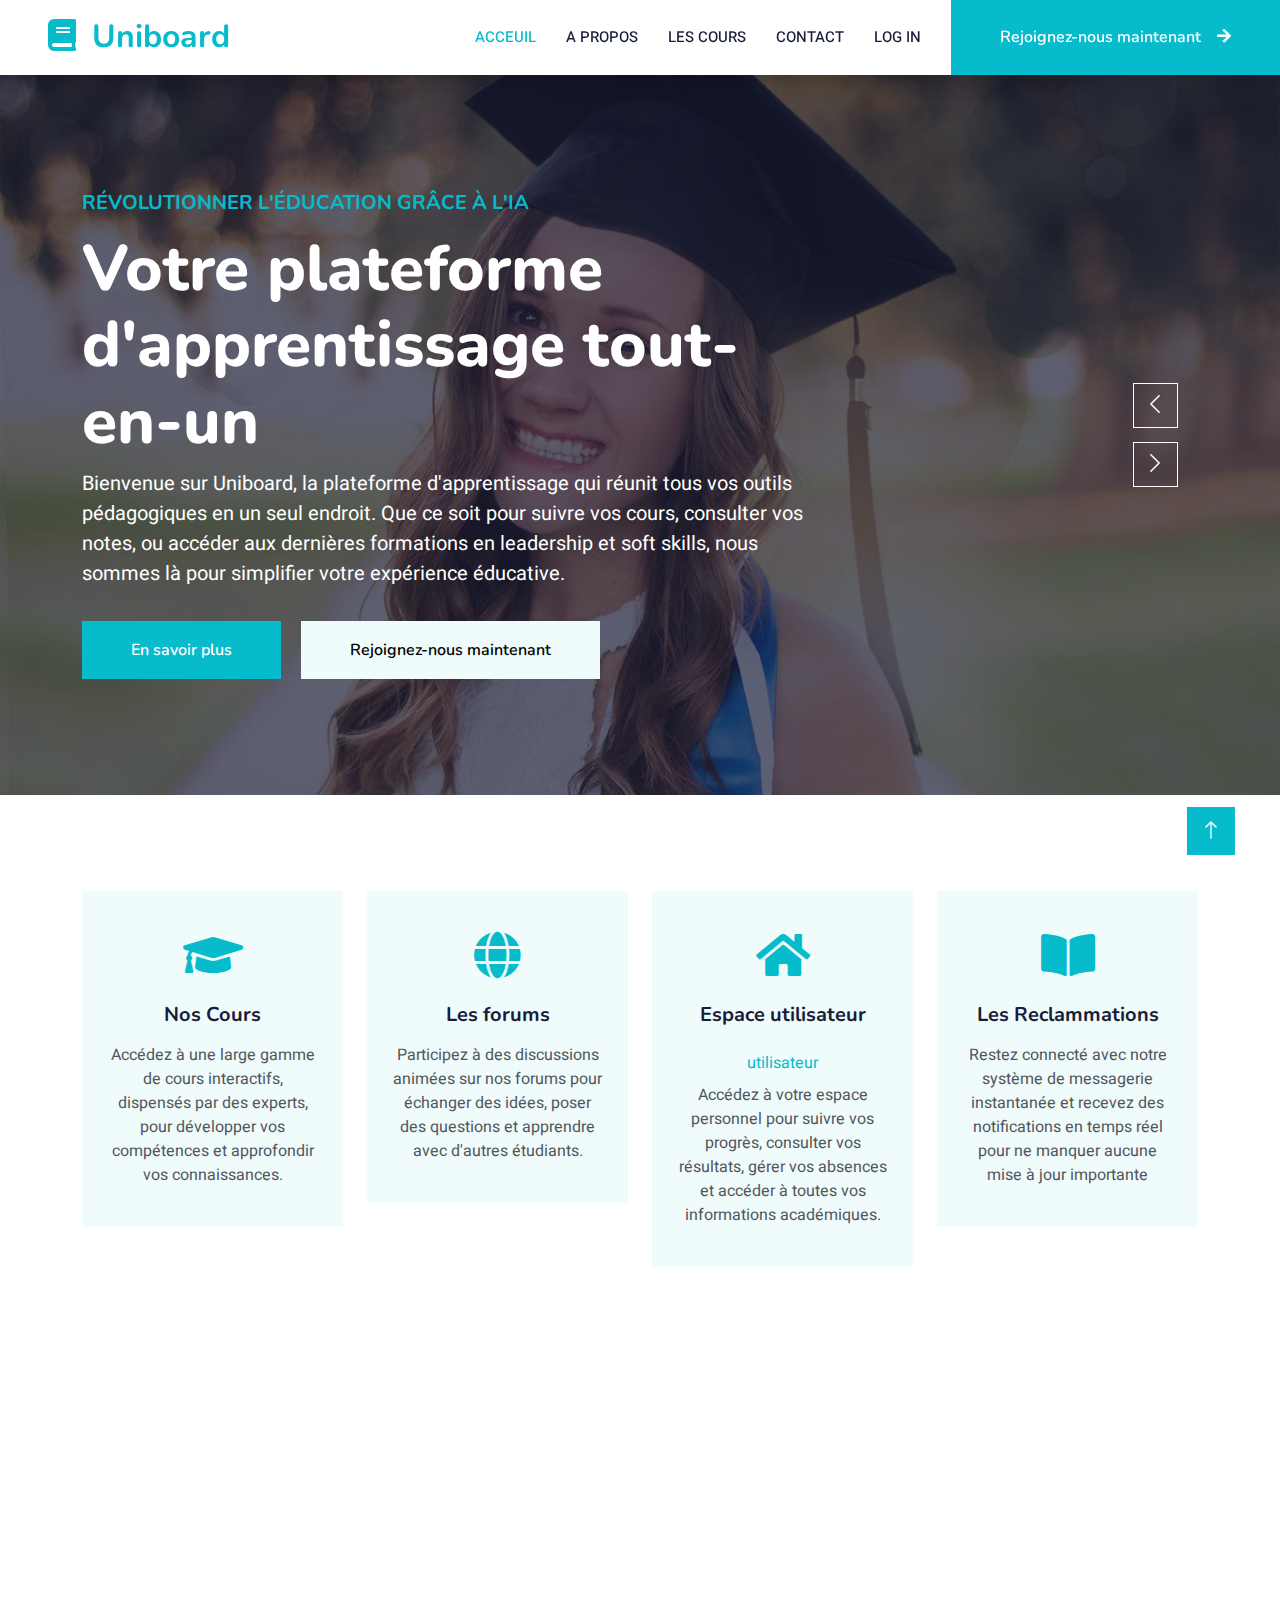
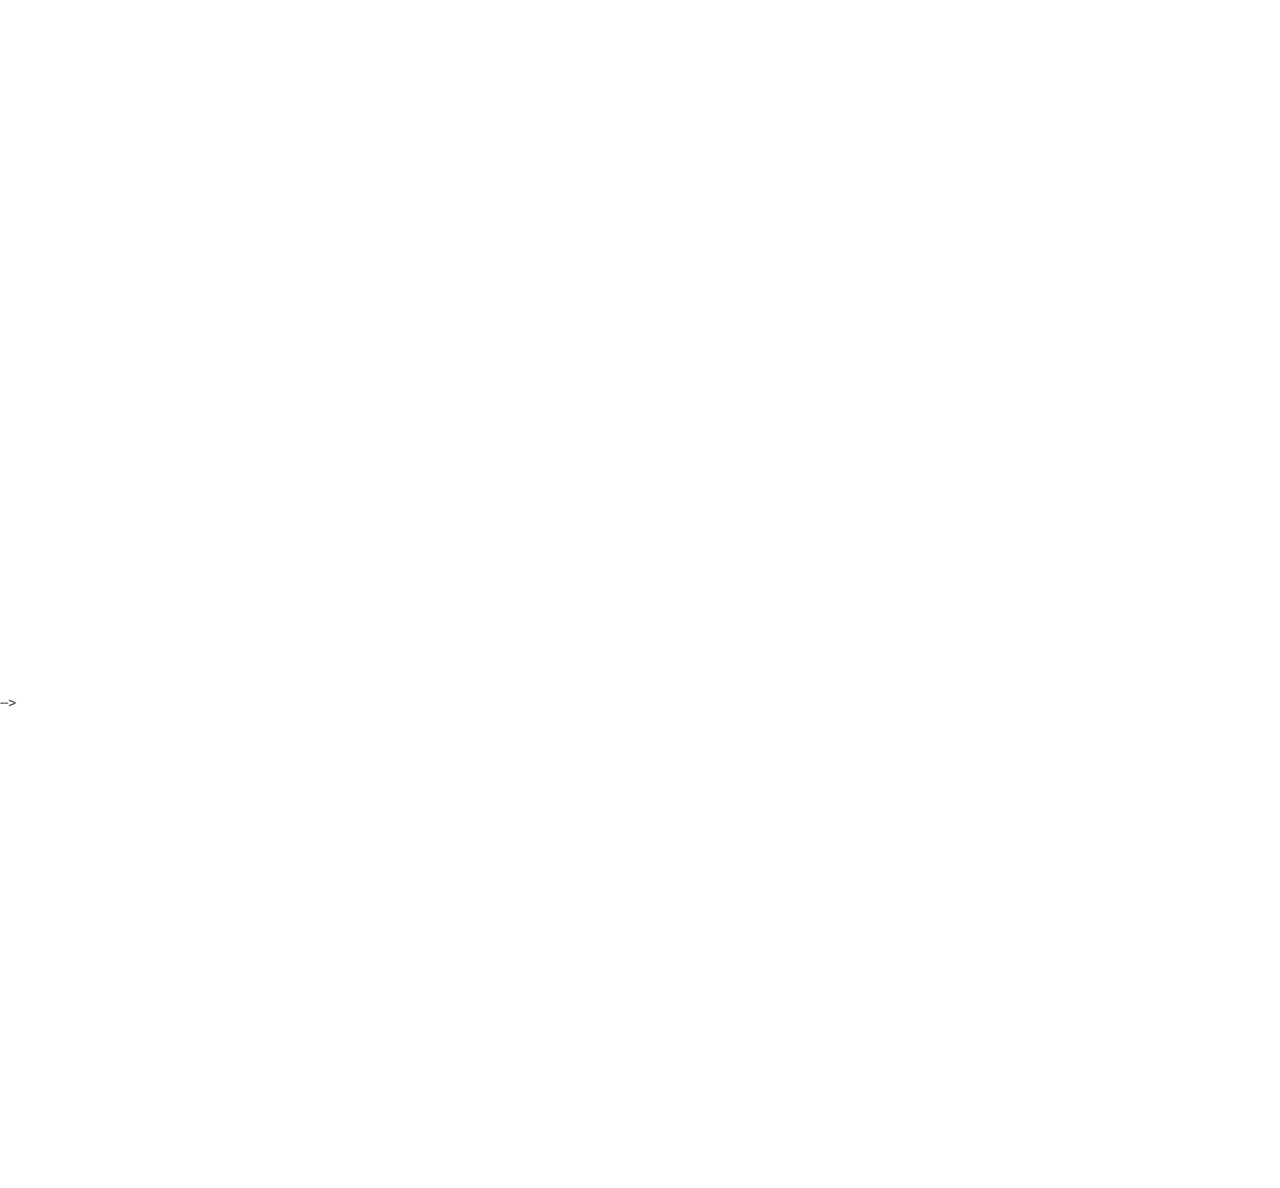
<file: view/front office/index.html>
<!DOCTYPE html>
<html lang="en">

<head>
    <meta charset="utf-8">
    <title>Uniboard - The best learning Plateform</title>
    <meta content="width=device-width, initial-scale=1.0" name="viewport">
    <meta content="" name="keywords">
    <meta content="" name="description">

    <!-- Favicon -->
    <link href="img/favicon.ico" rel="icon">

    <!-- Google Web Fonts -->
    <link rel="preconnect" href="https://fonts.googleapis.com">
    <link rel="preconnect" href="https://fonts.gstatic.com" crossorigin>
    <link href="https://fonts.googleapis.com/css2?family=Heebo:wght@400;500;600&family=Nunito:wght@600;700;800&display=swap" rel="stylesheet">

    <!-- Icon Font Stylesheet -->
    <link href="https://cdnjs.cloudflare.com/ajax/libs/font-awesome/5.10.0/css/all.min.css" rel="stylesheet">
    <link href="https://cdn.jsdelivr.net/npm/bootstrap-icons@1.4.1/font/bootstrap-icons.css" rel="stylesheet">

    <!-- Libraries Stylesheet -->
    <link href="lib/animate/animate.min.css" rel="stylesheet">
    <link href="lib/owlcarousel/assets/owl.carousel.min.css" rel="stylesheet">

    <!-- Customized Bootstrap Stylesheet -->
    <link href="css/bootstrap.min.css" rel="stylesheet">

    <!-- Template Stylesheet -->
    <link href="css/style.css" rel="stylesheet">
</head>

<body>
    <!-- Spinner Start -->
    <div id="spinner" class="show bg-white position-fixed translate-middle w-100 vh-100 top-50 start-50 d-flex align-items-center justify-content-center">
        <div class="spinner-border text-primary" style="width: 3rem; height: 3rem;" role="status">
            <span class="sr-only">Loading...</span>
        </div>
    </div>
    <!-- Spinner End -->


    <!-- Navbar Start -->
    <nav class="navbar navbar-expand-lg bg-white navbar-light shadow sticky-top p-0">
        <a href="index.html" class="navbar-brand d-flex align-items-center px-4 px-lg-5">
            <h2 class="m-0 text-primary"><i class="fa fa-book me-3"></i>Uniboard</h2>
        </a>
        <button type="button" class="navbar-toggler me-4" data-bs-toggle="collapse" data-bs-target="#navbarCollapse">
            <span class="navbar-toggler-icon"></span>
        </button>
        <div class="collapse navbar-collapse" id="navbarCollapse">
            <div class="navbar-nav ms-auto p-4 p-lg-0">
                <a href="index.html" class="nav-item nav-link active">Acceuil</a>
                <a href="about.html" class="nav-item nav-link">A propos</a>
                <a href="courses.html" class="nav-item nav-link">Les cours</a>
                <a href="contact.html" class="nav-item nav-link">Contact</a>
                <a href="login.html" class="nav-item nav-link">log in</a>
            </div>
            <a href="signup.php" class="btn btn-primary py-4 px-lg-5 d-none d-lg-block">Rejoignez-nous maintenant<i class="fa fa-arrow-right ms-3"></i></a>
        </div>
    </nav>
    <!-- Navbar End -->


    <!-- Carousel Start -->
    <div class="container-fluid p-0 mb-5">
        <div class="owl-carousel header-carousel position-relative">
            <div class="owl-carousel-item position-relative">
                <img class="img-fluid" src="img/carousel-1.jpg" alt="">
                <div class="position-absolute top-0 start-0 w-100 h-100 d-flex align-items-center" style="background: rgba(24, 29, 56, .7);">
                    <div class="container">
                        <div class="row justify-content-start">
                            <div class="col-sm-10 col-lg-8">
                                <h5 class="text-primary text-uppercase mb-3 animated slideInDown">Révolutionner l'éducation grâce à l'IA</h5>
                                <h1 class="display-3 text-white animated slideInDown">Votre plateforme d'apprentissage tout-en-un</h1>
                                <p class="fs-5 text-white mb-4 pb-2">Bienvenue sur Uniboard, la plateforme d'apprentissage qui réunit tous vos outils pédagogiques en un seul endroit. Que ce soit pour suivre vos cours, consulter vos notes, ou accéder aux dernières formations en leadership et soft skills, nous sommes là pour simplifier votre expérience éducative.</p>
                                <a href="" class="btn btn-primary py-md-3 px-md-5 me-3 animated slideInLeft">En savoir plus</a>
                                <a href="signup.html" class="btn btn-light py-md-3 px-md-5 animated slideInRight">Rejoignez-nous maintenant</a>
                            </div>
                        </div>
                    </div>
                </div>
            </div>
            <div class="owl-carousel-item position-relative">
                <img class="img-fluid" src="img/carousel-2.jpg" alt="">
                <div class="position-absolute top-0 start-0 w-100 h-100 d-flex align-items-center" style="background: rgba(24, 29, 56, .7);">
                    <div class="container">
                        <div class="row justify-content-start">
                            <div class="col-sm-10 col-lg-8">
                                <h5 class="text-primary text-uppercase mb-3 animated slideInDown">Apprentissage Simplifié, Résultats Garanties</h5>
                                <h1 class="display-3 text-white animated slideInDown">Votre plateforme d'apprentissage tout-en-un</h1>
                                <p class="fs-5 text-white mb-4 pb-2">Découvrez une plateforme innovante qui centralise tous vos outils d'apprentissage et vous accompagne dans votre parcours éducatif de manière intuitive et personnalisée.</p>
                                <a href="" class="btn btn-primary py-md-3 px-md-5 me-3 animated slideInLeft">En savoir plus</a>
                                <a href="signup.html" class="btn btn-light py-md-3 px-md-5 animated slideInRight">Rejoignez-nous maintenant</a>
                            </div>
                        </div>
                    </div>
                </div>
            </div>
        </div>
    </div>
    <!-- Carousel End -->


    <!-- Service Start -->
    <div class="container-xxl py-5">
        <div class="container">
            <div class="row g-4">
                <div class="col-lg-3 col-sm-6 wow fadeInUp" data-wow-delay="0.1s">
                    <div class="service-item text-center pt-3">
                        <div class="p-4">
                            <i class="fa fa-3x fa-graduation-cap text-primary mb-4"></i>
                            <h5 class="mb-3">Nos Cours</h5>
                            <p>Accédez à une large gamme de cours interactifs, dispensés par des experts, pour développer vos compétences et approfondir vos connaissances.</p>
                        </div>
                    </div>
                </div>
                <div class="col-lg-3 col-sm-6 wow fadeInUp" data-wow-delay="0.3s">
                    <div class="service-item text-center pt-3">
                        <div class="p-4">
                            <i class="fa fa-3x fa-globe text-primary mb-4"></i>
                            <h5 class="mb-3">Les forums</h5>
                            <p>Participez à des discussions animées sur nos forums pour échanger des idées, poser des questions et apprendre avec d'autres étudiants.</p>
                        </div>
                    </div>
                </div>
                <div class="col-lg-3 col-sm-6 wow fadeInUp" data-wow-delay="0.5s">
                    <div class="service-item text-center pt-3">
                        <div class="p-4">
                            <i class="fa fa-3x fa-home text-primary mb-4"></i>
                            <h5 class="mb-3">Espace utilisateur</h5>
                            <a href="login.html" class="nav-item nav-link">utilisateur</a>
                            <p>Accédez à votre espace personnel pour suivre vos progrès, consulter vos résultats, gérer vos absences et accéder à toutes vos informations académiques.</p>
                        </div>
                    </div>
                </div>
                <div class="col-lg-3 col-sm-6 wow fadeInUp" data-wow-delay="0.7s">
                    <div class="service-item text-center pt-3">
                        <div class="p-4">
                            <i class="fa fa-3x fa-book-open text-primary mb-4"></i>
                            <h5 class="mb-3">Les Reclammations</h5>
                            <p>Restez connecté avec notre système de messagerie instantanée et recevez des notifications en temps réel pour ne manquer aucune mise à jour importante</p>
                        </div>
                    </div>
                </div>
                <div class="col-lg-3 col-sm-6 wow fadeInUp" data-wow-delay="0.7s">
                    <div class="service-item text-center pt-3">
                        <div class="p-4">
                            <i class="fa fa-3x fa-book-open text-primary mb-4"></i>
                            <h5 class="mb-3">Les séances</h5>
                            <p>Assistez à des séances en ligne en direct, pour une expérience d'apprentissage immersive, avec des sessions pratiques et des interactions en temps réel.</p>
                        </div>
                    </div>
                </div>
            </div>
        </div>
    </div>
    <!-- Service End -->


    <!-- About Start -->
    <div class="container-xxl py-5">
        <div class="container">
            <div class="row g-5">
                <div class="col-lg-6 wow fadeInUp" data-wow-delay="0.1s" style="min-height: 400px;">
                    <div class="position-relative h-100">
                        <img class="img-fluid position-absolute w-100 h-100" src="img/about.jpg" alt="" style="object-fit: cover;">
                    </div>
                </div>
                <div class="col-lg-6 wow fadeInUp" data-wow-delay="0.3s">
                    <h6 class="section-title bg-white text-start text-primary pe-3">About Us</h6>
                    <h1 class="mb-4">Bienvenue dans UNIBOARD</h1>
                    <p class="mb-4">Uniboard est la plateforme éducative complète qui réinvente votre apprentissage. Offrant un accès à des formations variées, des outils interactifs et des certifications, notre approche intègre l'intelligence artificielle pour personnaliser et optimiser votre parcours. Rejoignez-nous pour une expérience d'apprentissage flexible, moderne et centrée sur vos besoins.</p>
                    <p class="mb-4">Optimisez votre apprentissage avec des outils intelligents et une interface conviviale.</p>
                    <div class="row gy-2 gx-4 mb-4">
                        <div class="col-sm-6">
                            <p class="mb-0"><i class="fa fa-arrow-right text-primary me-2"></i>Nos Cours</p>
                        </div>
                        <div class="col-sm-6">
                            <p class="mb-0"><i class="fa fa-arrow-right text-primary me-2"></i>Les forums</p>
                        </div>
                        <div class="col-sm-6">
                            <p class="mb-0"><i class="fa fa-arrow-right text-primary me-2"></i>Espace utilisateur</p>
                        </div>
                        <div class="col-sm-6">
                            <p class="mb-0"><i class="fa fa-arrow-right text-primary me-2"></i>Les Reclammations</p>
                        </div>
                        <div class="col-sm-6">
                            <p class="mb-0"><i class="fa fa-arrow-right text-primary me-2"></i>Nos formations</p>
                        </div>
                        <div class="col-sm-6">
                            <p class="mb-0"><i class="fa fa-arrow-right text-primary me-2"></i>Les séances</p>
                        </div>
                    </div>
                    <a class="btn btn-primary py-3 px-5 mt-2" href="">En savoir plus</a>
                </div>
            </div>
        </div>
    </div>
    <!-- About End -->


    <!-- Categories Start 
    <div class="container-xxl py-5 category">
        <div class="container">
            <div class="text-center wow fadeInUp" data-wow-delay="0.1s">
                <h6 class="section-title bg-white text-center text-primary px-3">Categories</h6>
                <h1 class="mb-5">Courses Categories</h1>
            </div>
            <div class="row g-3">
                <div class="col-lg-7 col-md-6">
                    <div class="row g-3">
                        <div class="col-lg-12 col-md-12 wow zoomIn" data-wow-delay="0.1s">
                            <a class="position-relative d-block overflow-hidden" href="">
                                <img class="img-fluid" src="img/cat-1.jpg" alt="">
                                <div class="bg-white text-center position-absolute bottom-0 end-0 py-2 px-3" style="margin: 1px;">
                                    <h5 class="m-0">Web Design</h5>
                                    <small class="text-primary">49 Courses</small>
                                </div>
                            </a>
                        </div>
                        <div class="col-lg-6 col-md-12 wow zoomIn" data-wow-delay="0.3s">
                            <a class="position-relative d-block overflow-hidden" href="">
                                <img class="img-fluid" src="img/cat-2.jpg" alt="">
                                <div class="bg-white text-center position-absolute bottom-0 end-0 py-2 px-3" style="margin: 1px;">
                                    <h5 class="m-0">Graphic Design</h5>
                                    <small class="text-primary">49 Courses</small>
                                </div>
                            </a>
                        </div>
                        <div class="col-lg-6 col-md-12 wow zoomIn" data-wow-delay="0.5s">
                            <a class="position-relative d-block overflow-hidden" href="">
                                <img class="img-fluid" src="img/cat-3.jpg" alt="">
                                <div class="bg-white text-center position-absolute bottom-0 end-0 py-2 px-3" style="margin: 1px;">
                                    <h5 class="m-0">Video Editing</h5>
                                    <small class="text-primary">49 Courses</small>
                                </div>
                            </a>
                        </div>
                    </div>
                </div>
                <div class="col-lg-5 col-md-6 wow zoomIn" data-wow-delay="0.7s" style="min-height: 350px;">
                    <a class="position-relative d-block h-100 overflow-hidden" href="">
                        <img class="img-fluid position-absolute w-100 h-100" src="img/cat-4.jpg" alt="" style="object-fit: cover;">
                        <div class="bg-white text-center position-absolute bottom-0 end-0 py-2 px-3" style="margin:  1px;">
                            <h5 class="m-0">Online Marketing</h5>
                            <small class="text-primary">49 Courses</small>
                        </div>
                    </a>
                </div>
            </div>
        </div>
    </div>
    <!-- Categories Start --->-->


    <!-- Footer Start -->
    <div class="container-fluid bg-dark text-light footer pt-5 mt-5 wow fadeIn" data-wow-delay="0.1s">
        <div class="container py-5">
            <div class="row g-5">
                <div class="col-lg-3 col-md-6">
                    <h4 class="text-white mb-3">Quick Link</h4>
                    <a class="btn btn-link" href="">A propos de nous </a>
                    <a class="btn btn-link" href="">Contactez nous</a>
                    <a class="btn btn-link" href="">Q/R</a>
                </div>
                <div class="col-lg-3 col-md-6">
                    <h4 class="text-white mb-3">Contactez nous</h4>
                    <p class="mb-2"><i class="fa fa-map-marker-alt me-3"></i>Esprit , La Ghazela</p>
                    <p class="mb-2"><i class="fa fa-phone-alt me-3"></i>+216 71 674 798</p>
                    <p class="mb-2"><i class="fa fa-envelope me-3"></i>EduWebDeveloppers@gmail.com</p>
                    <div class="d-flex pt-2">
                        <a class="btn btn-outline-light btn-social" href=""><i class="fab fa-facebook-f"></i></a>
                        <a class="btn btn-outline-light btn-social" href=""><i class="fab fa-youtube"></i></a>
                        <a class="btn btn-outline-light btn-social" href=""><i class="fab fa-linkedin-in"></i></a>
                    </div>
                </div>
                <div class="col-lg-3 col-md-6">
                    <h4 class="text-white mb-3">Ecris Nous</h4>
                    <div class="position-relative mx-auto" style="max-width: 400px;">
                        <input class="form-control border-0 w-100 py-3 ps-4 pe-5" type="text" placeholder="Your email">
                        <button type="button" class="btn btn-primary py-2 position-absolute top-0 end-0 mt-2 me-2">SignUp</button>
                    </div>
                </div>
            </div>
        </div>
        <div class="container">
            <div class="copyright">
                <div class="row">
                    <div class="col-md-6 text-center text-md-start mb-3 mb-md-0">
                        &copy; <a class="border-bottom" href="#">Uniboard</a>, All Right Reserved.

                        <!--/*** This template is free as long as you keep the footer author’s credit link/attribution link/backlink. If you'd like to use the template without the footer author’s credit link/attribution link/backlink, you can purchase the Credit Removal License from "https://htmlcodex.com/credit-removal". Thank you for your support. ***/-->
                        Designed By <a class="border-bottom" href="https://htmlcodex.com">HTML Codex</a>
                    </div>
                    <div class="col-md-6 text-center text-md-end">
                        <div class="footer-menu">
                            <a href="">Menu</a>
                            <a href="">Aide</a>
                            <a href="">Q/R</a>
                        </div>
                    </div>
                </div>
            </div>
        </div>
    </div>


    <!-- Footer End -->


    <!-- Back to Top -->
    <a href="#" class="btn btn-lg btn-primary btn-lg-square back-to-top"><i class="bi bi-arrow-up"></i></a>


    <!-- JavaScript Libraries -->
    <script src="https://code.jquery.com/jquery-3.4.1.min.js"></script>
    <script src="https://cdn.jsdelivr.net/npm/bootstrap@5.0.0/dist/js/bootstrap.bundle.min.js"></script>
    <script src="lib/wow/wow.min.js"></script>
    <script src="lib/easing/easing.min.js"></script>
    <script src="lib/waypoints/waypoints.min.js"></script>
    <script src="lib/owlcarousel/owl.carousel.min.js"></script>

    <!-- Template Javascript -->
    <script src="js/main.js"></script>
</body>

</html>
</file>
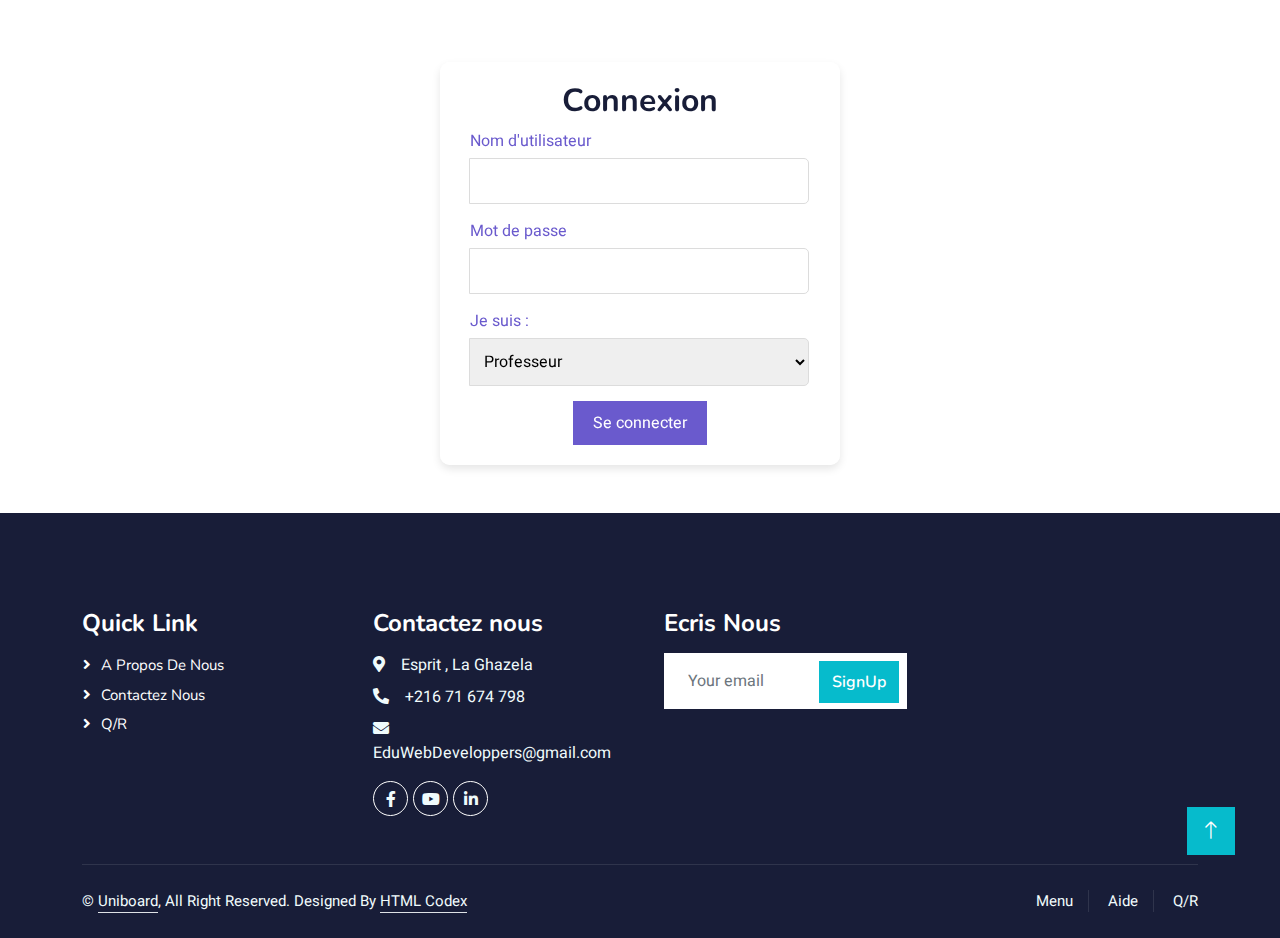
<file: view/front office/login.html>
<!DOCTYPE html>
<html lang="en">
<head>
    <meta charset="UTF-8">
    <meta name="viewport" content="width=device-width, initial-scale=1.0">
    <title>Page de Connexion</title>
    <link rel="stylesheet" href="style lgin .css">
    <link rel="stylesheet" href="footer.css">
    
    <!-- Favicon -->
    <link href="img/favicon.ico" rel="icon">

    <!-- Google Web Fonts -->
    <link rel="preconnect" href="https://fonts.googleapis.com">
    <link rel="preconnect" href="https://fonts.gstatic.com" crossorigin>
    <link href="https://fonts.googleapis.com/css2?family=Heebo:wght@400;500;600&family=Nunito:wght@600;700;800&display=swap" rel="stylesheet">

    <!-- Icon Font Stylesheet -->
    <link href="https://cdnjs.cloudflare.com/ajax/libs/font-awesome/5.10.0/css/all.min.css" rel="stylesheet">
    <link href="https://cdn.jsdelivr.net/npm/bootstrap-icons@1.4.1/font/bootstrap-icons.css" rel="stylesheet">

    <!-- Libraries Stylesheet -->
    <link href="lib/animate/animate.min.css" rel="stylesheet">
    <link href="lib/owlcarousel/assets/owl.carousel.min.css" rel="stylesheet">

    <!-- Customized Bootstrap Stylesheet -->
    <link href="css/bootstrap.min.css" rel="stylesheet">

    <!-- Template Stylesheet -->
    <link href="css/style.css" rel="stylesheet">
</head>
<body>
    <div class="background-slideshow">
        <div class="slide" style="background-image: url('img/image 1.jpg');"></div>
        <div class="slide" style="background-image: url('img/image 2.jpeg');"></div>
        <div class="slide" style="background-image: url('img/image 3.jpg');"></div>
        <div class="slide" style="background-image: url('img/image 4.avif');"></div>
    </div>

    <div class="login-container">
        <h2>Connexion</h2>
        <form id="loginForm">
            <div class="input-group">
                <label for="username">Nom d'utilisateur</label>
                <input type="text" id="username" name="username" required>
            </div>
            <div class="input-group">
                <label for="password">Mot de passe</label>
                <input type="password" id="password" name="password" required>
            </div>
            <div class="input-group">
                <label for="role">Je suis :</label>
                <select id="role" name="role" required>
                    <option value="professeur">Professeur</option>
                    <option value="etudiant">Étudiant</option>
                </select>
            </div>
            <button type="submit">Se connecter</button>
        </form>
    </div>
    <!-- Footer Start -->
    <div class="container-fluid bg-dark text-light footer pt-5 mt-5 wow fadeIn" data-wow-delay="0.1s">
        <div class="container py-5">
            <div class="row g-5">
                <div class="col-lg-3 col-md-6">
                    <h4 class="text-white mb-3">Quick Link</h4>
                    <a class="btn btn-link" href="">A propos de nous </a>
                    <a class="btn btn-link" href="">Contactez nous</a>
                    <a class="btn btn-link" href="">Q/R</a>
                </div>
                <div class="col-lg-3 col-md-6">
                    <h4 class="text-white mb-3">Contactez nous</h4>
                    <p class="mb-2"><i class="fa fa-map-marker-alt me-3"></i>Esprit , La Ghazela</p>
                    <p class="mb-2"><i class="fa fa-phone-alt me-3"></i>+216 71 674 798</p>
                    <p class="mb-2"><i class="fa fa-envelope me-3"></i>EduWebDeveloppers@gmail.com</p>
                    <div class="d-flex pt-2">
                        <a class="btn btn-outline-light btn-social" href=""><i class="fab fa-facebook-f"></i></a>
                        <a class="btn btn-outline-light btn-social" href=""><i class="fab fa-youtube"></i></a>
                        <a class="btn btn-outline-light btn-social" href=""><i class="fab fa-linkedin-in"></i></a>
                    </div>
                </div>
                <div class="col-lg-3 col-md-6">
                    <h4 class="text-white mb-3">Ecris Nous</h4>
                    <div class="position-relative mx-auto" style="max-width: 400px;">
                        <input class="form-control border-0 w-100 py-3 ps-4 pe-5" type="text" placeholder="Your email">
                        <button type="button" class="btn btn-primary py-2 position-absolute top-0 end-0 mt-2 me-2">SignUp</button>
                    </div>
                </div>
            </div>
        </div>
        <div class="container">
            <div class="copyright">
                <div class="row">
                    <div class="col-md-6 text-center text-md-start mb-3 mb-md-0">
                        &copy; <a class="border-bottom" href="#">Uniboard</a>, All Right Reserved.

                        <!--/*** This template is free as long as you keep the footer author’s credit link/attribution link/backlink. If you'd like to use the template without the footer author’s credit link/attribution link/backlink, you can purchase the Credit Removal License from "https://htmlcodex.com/credit-removal". Thank you for your support. ***/-->
                        Designed By <a class="border-bottom" href="https://htmlcodex.com">HTML Codex</a>
                    </div>
                    <div class="col-md-6 text-center text-md-end">
                        <div class="footer-menu">
                            <a href="">Menu</a>
                            <a href="">Aide</a>
                            <a href="">Q/R</a>
                        </div>
                    </div>
                </div>
            </div>
        </div>
    </div>


    <!-- Footer End -->


    <!-- Back to Top -->
    <a href="#" class="btn btn-lg btn-primary btn-lg-square back-to-top"><i class="bi bi-arrow-up"></i></a>   
    <script src="https://code.jquery.com/jquery-3.4.1.min.js"></script>
    <script src="https://cdn.jsdelivr.net/npm/bootstrap@5.0.0/dist/js/bootstrap.bundle.min.js"></script>
    <script src="lib/wow/wow.min.js"></script>
    <script src="lib/easing/easing.min.js"></script>
    <script src="lib/waypoints/waypoints.min.js"></script>
    <script src="lib/owlcarousel/owl.carousel.min.js"></script>
    <script src="scri lgin.js"></script>
</body>
</html>
</file>
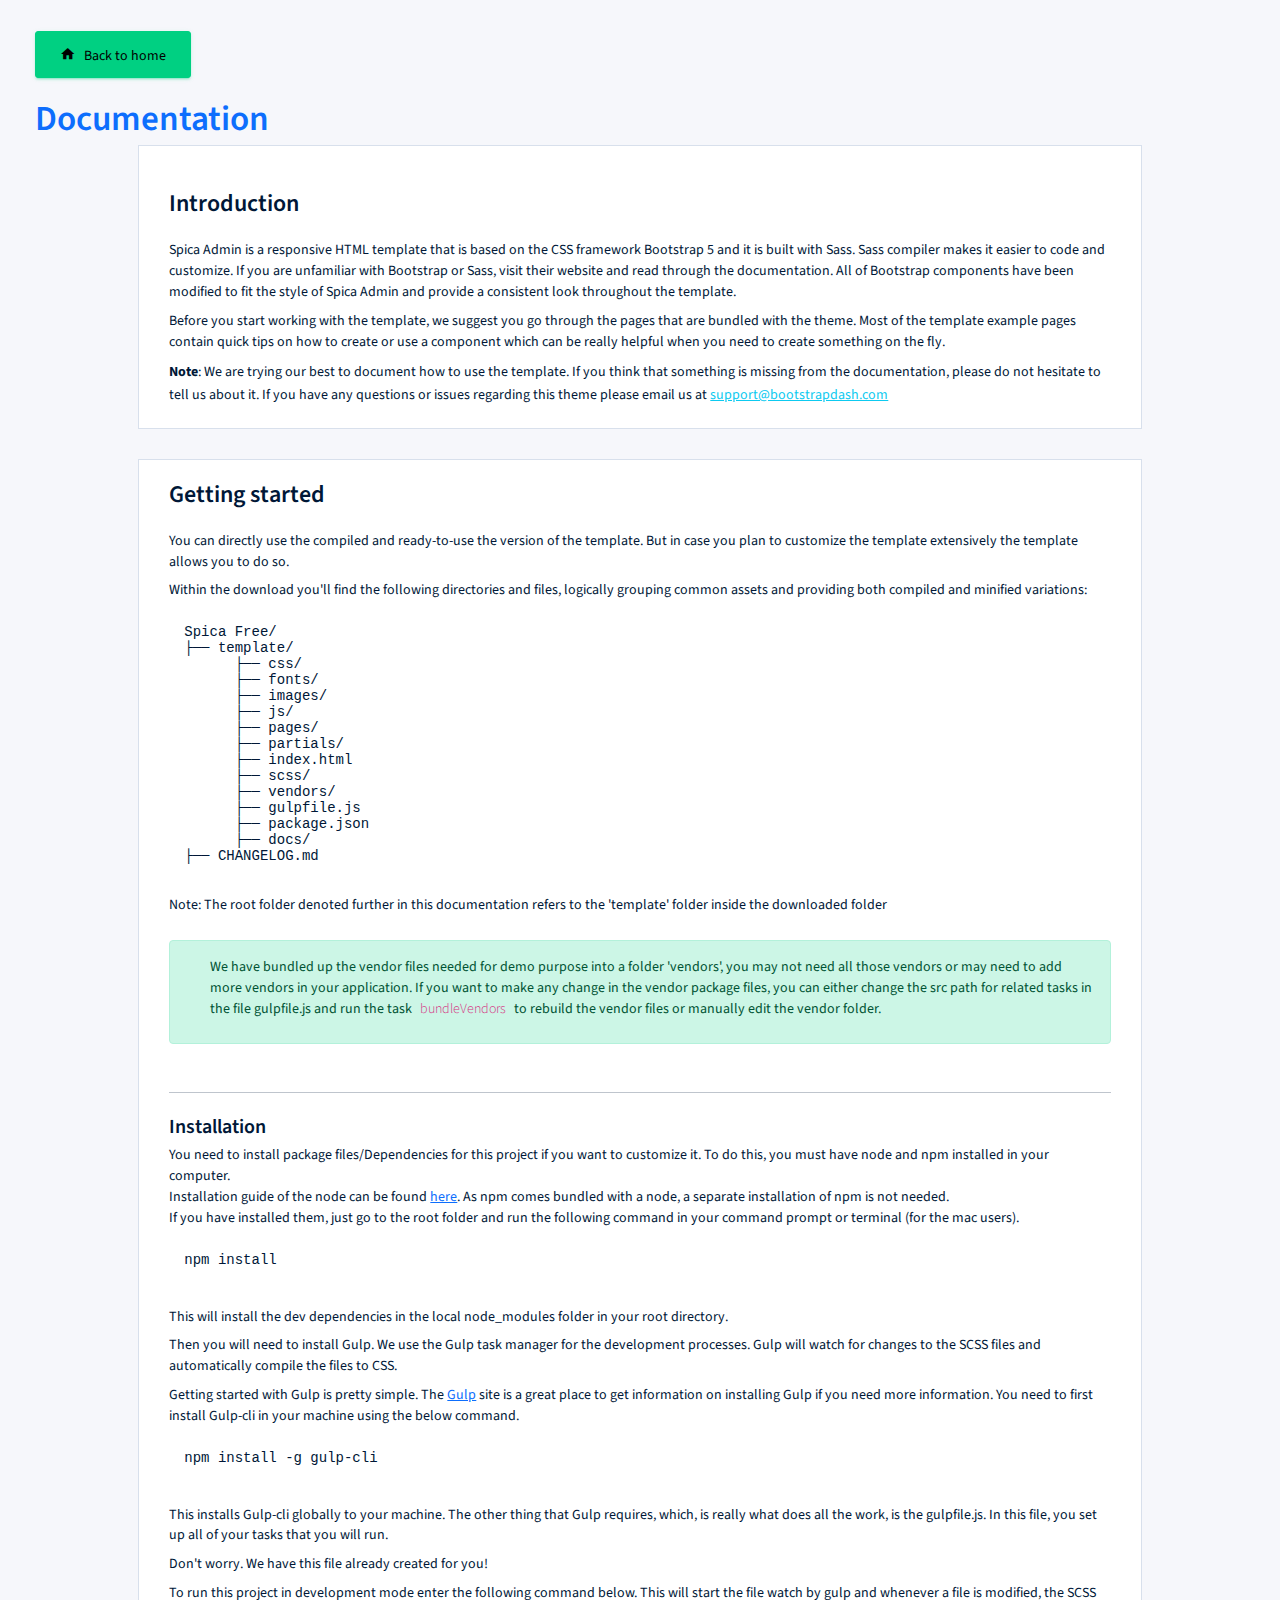
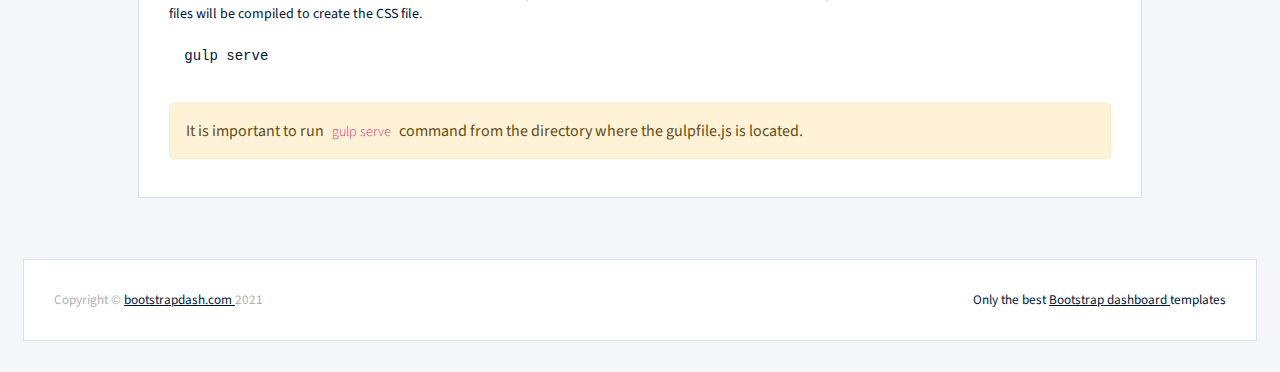
<file: view/back office/docs/documentation.html>
<!DOCTYPE html>
<html lang="en">

<head>
  <!-- Required meta tags -->
  <meta charset="utf-8">
  <meta name="viewport" content="width=device-width, initial-scale=1, shrink-to-fit=no">
  <title>Spica Admin Dashboard</title>
  <!-- base:css -->
  <link rel="stylesheet" href="../vendors/mdi/css/materialdesignicons.min.css">
  <link rel="stylesheet" href="../vendors/css/vendor.bundle.base.css">
  <!-- endinject -->
  <!-- plugin css for this page -->
  <!-- End plugin css for this page -->
  <!-- inject:css -->
  <link rel="stylesheet" href="../css/style.css">
  <!-- endinject -->
  <link rel="shortcut icon" href="../images/favicon.png" />
</head>
<body>
  <div class="container-scroller">
    <div class="container-fluid page-body-wrapper full-page-wrapper">
      <div class="main-panel w-100  documentation">
        <div class="content-wrapper">
          <div class="container-fluid">
            <div class="row">
              <div class="col-12 doc-header">
                <a class="btn btn-success" href="../index.html"><i class="mdi mdi-home me-2"></i>Back to home</a>
                <h1 class="text-primary mt-4">Documentation</h1>
              </div>
            </div>
            <div class="row doc-content">
              <div class="col-12 col-md-10 offset-md-1">
                <div class="col-12 grid-margin" id="doc-intro">
                    <div class="card">
                        <div class="card-body">
                            <h3 class="mb-4 mt-4">Introduction</h3>
                            <p>Spica Admin is a responsive HTML template that is based on the CSS framework Bootstrap 5 and it is built with Sass. Sass compiler makes it easier to code and customize. If you are unfamiliar with Bootstrap or Sass, visit their
                                website and read through the documentation. All of Bootstrap components have been modified to fit the style of Spica Admin and provide a consistent look throughout the template.</p>
                            <p>Before you start working with the template, we suggest you go through the pages that are bundled with the theme. Most of the template example pages contain quick tips on how to create or use a component which can
                                be really helpful when you need to create something on the fly.</p>
                            <p class="d-inline"><strong>Note</strong>: We are trying our best to document how to use the template. If you think that something is missing from the documentation, please do not hesitate to tell us about it. If you have any questions or issues regarding this theme please email us at <a class="d-inline text-info" href="mailto:support@bootstrapdash.com">support@bootstrapdash.com</a></p>
                        </div>
                    </div>
                </div>
                <div class="col-12 grid-margin" id="doc-started">
                    <div class="card">
                        <div class="card-body">
                            <h3 class="mb-4">Getting started</h3>
                            <p>You can directly use the compiled and ready-to-use the version of the template. But in case you plan to customize the template extensively the template allows you to do so.</p>
                            <p>Within the download you'll find the following directories and files, logically grouping common assets and providing both compiled and minified variations:</p>
                            <pre>
Spica Free/
├── template/
      ├── css/
      ├── fonts/
      ├── images/
      ├── js/
      ├── pages/
      ├── partials/
      ├── index.html
      ├── scss/
      ├── vendors/
      ├── gulpfile.js
      ├── package.json                           
      ├── docs/
├── CHANGELOG.md</pre>
                            <p class="mt-1">Note: The root folder denoted further in this documentation refers to the 'template' folder inside the downloaded folder</p>
                            <div class="alert alert-success mt-4 d-flex align-items-center" role="alert">
                              <i class="ti-info-alt me-4"></i>
                              <p>We have bundled up the vendor files needed for demo purpose into a folder 'vendors', you may not need all those vendors or may need to add more vendors in your application. If you want to make any change in the vendor package files, you can either change the src path for related tasks in the file gulpfile.js and run the task <code> bundleVendors </code>  to rebuild the vendor files or manually edit the vendor folder.</p>
                            </div>
                            <hr class="mt-5">
                            <h4 class="mt-4">Installation</h4>
                            <p class="mb-0">
                              You need to install package files/Dependencies for this project if you want to customize it. To do this, you must have <span class="font-weight-bold">node and npm</span> installed in your computer.
                            </p>
                            <p class="mb-0">Installation guide of the node can be found <a href="https://nodejs.org/en/">here</a>. As npm comes bundled with a node, a separate installation of npm is not needed.</p>
                            <p>
                                If you have installed them, just go to the root folder and run the following command in your command prompt or terminal (for the mac users).
                            </p>
                            <pre class="shell-mode">
npm install</pre>
                            <p class="mt-4">
                              This will install the dev dependencies in the local <span class="font-weight-bold">node_modules</span> folder in your root directory.
                            </p>
                            <p class="mt-2">
                              Then you will need to install <span class="font-weight-bold">Gulp</span>. We use the Gulp task manager for the development processes. Gulp will watch for changes to the SCSS files and automatically compile the files to CSS.
                            </p>
                            <p>Getting started with Gulp is pretty simple. The <a href="https://gulpjs.com/" target="_blank">Gulp</a> site is a great place to get information on installing Gulp if you need more information. You need to first install Gulp-cli in your machine using the below command.</p>
                            <pre class="shell-mode">
npm install -g gulp-cli</pre>
                            <p class="mt-4">This installs Gulp-cli globally to your machine. The other thing that Gulp requires, which, is really what does all the work, is the gulpfile.js. In this file, you set up all of your tasks that you will run.</p>
                            <p>Don't worry. We have this file already created for you!</p>
                            <p>To run this project in development mode enter the following command below. This will start the file watch by gulp and whenever a file is modified, the SCSS files will be compiled to create the CSS file.</p>
<pre class="shell-mode">
gulp serve</pre>           
                            <div class="alert alert-warning mt-4" role="alert">
                              <i class="ti-info-alt-outline"></i>It is important to run <code>gulp serve</code> command from the directory where the gulpfile.js is located.
                            </div>
                        </div>
                    </div>
                </div>
              </div>
            </div>
          </div>
        </div>
        <!-- partial:../partials/_footer.html -->

        <footer class="footer">
          <div class="card">
            <div class="card-body">
              <div class="d-sm-flex justify-content-center justify-content-sm-between py-2">
                <span class="text-muted text-center text-sm-left d-block d-sm-inline-block">Copyright © <a href="https://www.bootstrapdash.com/" target="_blank">bootstrapdash.com </a>2021</span>
                <span class="float-none float-sm-right d-block mt-1 mt-sm-0 text-center">Only the best <a href="https://www.bootstrapdash.com/" target="_blank"> Bootstrap dashboard </a> templates</span>
              </div>
            </div>
          </div>
        </footer>

        <!-- partial -->
      </div>
    </div>
  </div>
  </div>
  <!-- base:js -->
  <script src="../vendors/js/vendor.bundle.base.js"></script>
  <!-- endinject -->
  <!-- inject:js -->
  <script src="../js/off-canvas.js"></script>
  <script src="../js/hoverable-collapse.js"></script>
  <script src="../js/template.js"></script>
  <!-- endinject -->
  <!-- Custom js for this page-->
  <script src="../docs/documentation.js"></script>
  <!-- End custom js for this page-->
</body>

</html>
</file>
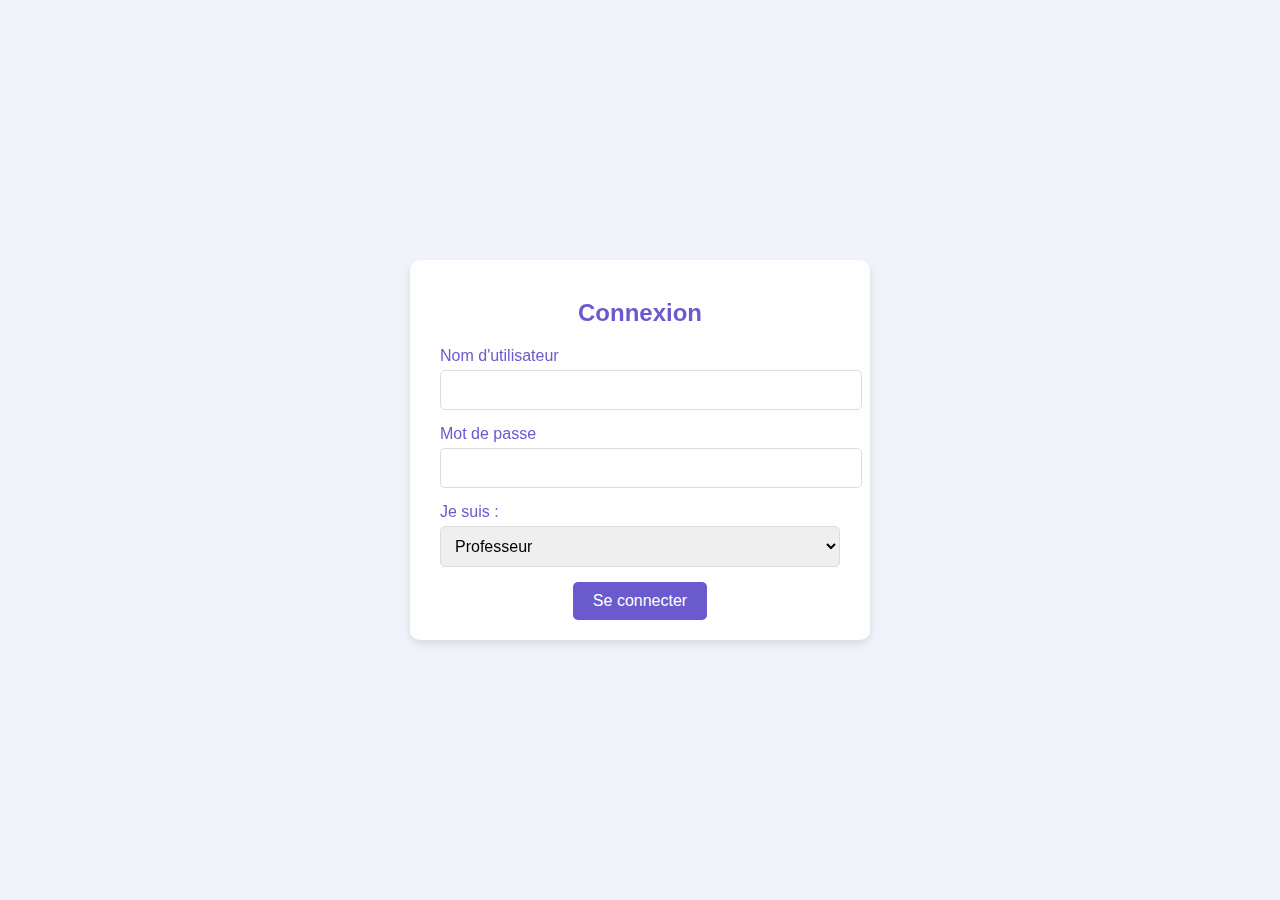
<file: view/front office/test/login.html>
<!DOCTYPE html>
<html lang="en">
<head>
    <meta charset="UTF-8">
    <meta name="viewport" content="width=device-width, initial-scale=1.0">
    <title>Page de Connexion</title>
    <link rel="stylesheet" href="style lgin .css">
</head>
<body>
    <div class="background-slideshow">
        <div class="slide" style="background-image: url('image 1.jpg');"></div>
        <div class="slide" style="background-image: url('image 2.jpeg');"></div>
        <div class="slide" style="background-image: url('image 3.jpg');"></div>
        <div class="slide" style="background-image: url('image 4.avif');"></div>
    </div>

    <div class="login-container">
        <h2>Connexion</h2>
        <form id="loginForm">
            <div class="input-group">
                <label for="username">Nom d'utilisateur</label>
                <input type="text" id="username" name="username" required>
            </div>
            <div class="input-group">
                <label for="password">Mot de passe</label>
                <input type="password" id="password" name="password" required>
            </div>
            <div class="input-group">
                <label for="role">Je suis :</label>
                <select id="role" name="role" required>
                    <option value="professeur">Professeur</option>
                    <option value="etudiant">Étudiant</option>
                </select>
            </div>
            <button type="submit">Se connecter</button>
        </form>
    </div>
    <script src="scri lgin.js"></script>
</body>
</html>
</file>
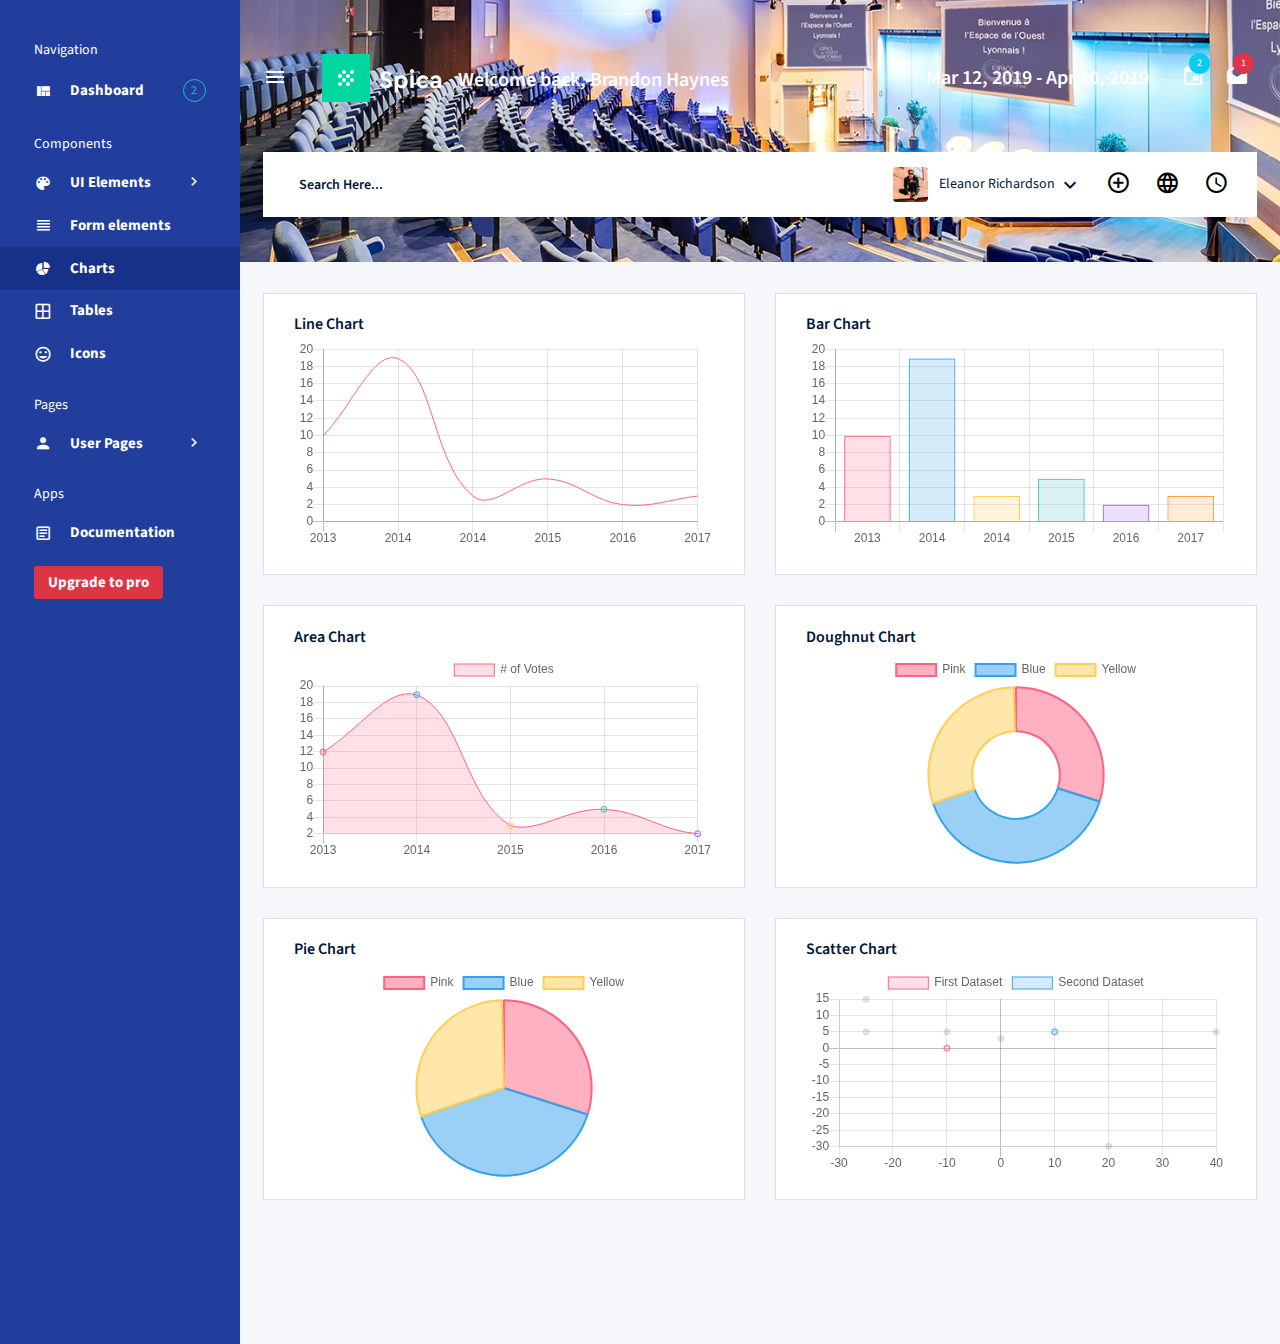
<file: view/back office/pages/charts/chartjs.html>
<!DOCTYPE html>
<html lang="en">

<head>
  <!-- Required meta tags -->
  <meta charset="utf-8">
  <meta name="viewport" content="width=device-width, initial-scale=1, shrink-to-fit=no">
  <title>Spica Admin</title>
  <!-- base:css -->
  <link rel="stylesheet" href="../../vendors/mdi/css/materialdesignicons.min.css">
  <link rel="stylesheet" href="../../vendors/css/vendor.bundle.base.css">
  <!-- endinject -->
  <!-- inject:css -->
  <link rel="stylesheet" href="../../css/style.css">
  <!-- endinject -->
  <link rel="shortcut icon" href="../../images/favicon.png" />
</head>

<body>
  <div class="container-scroller d-flex">
    <!-- partial:../../partials/_sidebar.html -->
    <nav class="sidebar sidebar-offcanvas" id="sidebar">
      <ul class="nav">
        <li class="nav-item sidebar-category">
          <p>Navigation</p>
          <span></span>
        </li>
        <li class="nav-item">
          <a class="nav-link" href="../../index.html">
            <i class="mdi mdi-view-quilt menu-icon"></i>
            <span class="menu-title">Dashboard</span>
            <div class="badge badge-info badge-pill">2</div>
          </a>
        </li>
        <li class="nav-item sidebar-category">
          <p>Components</p>
          <span></span>
        </li>
        <li class="nav-item">
          <a class="nav-link" data-bs-toggle="collapse" href="#ui-basic" aria-expanded="false" aria-controls="ui-basic">
            <i class="mdi mdi-palette menu-icon"></i>
            <span class="menu-title">UI Elements</span>
            <i class="menu-arrow"></i>
          </a>
          <div class="collapse" id="ui-basic">
            <ul class="nav flex-column sub-menu">
              <li class="nav-item"> <a class="nav-link" href="../../pages/ui-features/buttons.html">Buttons</a></li>
              <li class="nav-item"> <a class="nav-link" href="../../pages/ui-features/typography.html">Typography</a></li>
            </ul>
          </div>
        </li>
        <li class="nav-item">
          <a class="nav-link" href="../../pages/forms/basic_elements.html">
            <i class="mdi mdi-view-headline menu-icon"></i>
            <span class="menu-title">Form elements</span>
          </a>
        </li>
        <li class="nav-item">
          <a class="nav-link" href="../../pages/charts/chartjs.html">
            <i class="mdi mdi-chart-pie menu-icon"></i>
            <span class="menu-title">Charts</span>
          </a>
        </li>
        <li class="nav-item">
          <a class="nav-link" href="../../pages/tables/basic-table.html">
            <i class="mdi mdi-grid-large menu-icon"></i>
            <span class="menu-title">Tables</span>
          </a>
        </li>
        <li class="nav-item">
          <a class="nav-link" href="../../pages/icons/mdi.html">
            <i class="mdi mdi-emoticon menu-icon"></i>
            <span class="menu-title">Icons</span>
          </a>
        </li>
        <li class="nav-item sidebar-category">
          <p>Pages</p>
          <span></span>
        </li>
        <li class="nav-item">
          <a class="nav-link" data-bs-toggle="collapse" href="#auth" aria-expanded="false" aria-controls="auth">
            <i class="mdi mdi-account menu-icon"></i>
            <span class="menu-title">User Pages</span>
            <i class="menu-arrow"></i>
          </a>
          <div class="collapse" id="auth">
            <ul class="nav flex-column sub-menu">
              <li class="nav-item"> <a class="nav-link" href="../../pages/samples/login.html"> Login </a></li>
              <li class="nav-item"> <a class="nav-link" href="../../pages/samples/login-2.html"> Login 2 </a></li>
              <li class="nav-item"> <a class="nav-link" href="../../pages/samples/register.html"> Register </a></li>
              <li class="nav-item"> <a class="nav-link" href="../../pages/samples/register-2.html"> Register 2 </a></li>
              <li class="nav-item"> <a class="nav-link" href="../../pages/samples/lock-screen.html"> Lockscreen </a></li>
            </ul>
          </div>
        </li>
        <li class="nav-item sidebar-category">
          <p>Apps</p>
          <span></span>
        </li>
        <li class="nav-item">
          <a class="nav-link" href="../../docs/documentation.html">
            <i class="mdi mdi-file-document-box-outline menu-icon"></i>
            <span class="menu-title">Documentation</span>
          </a>
        </li>
        <li class="nav-item">
          <a class="nav-link" href="https://www.bootstrapdash.com/product/spica-admin/">
            <button class="btn bg-danger btn-sm menu-title">Upgrade to pro</button>
          </a>
        </li>
      </ul>
    </nav>
    <!-- partial -->
    <div class="container-fluid page-body-wrapper">
      <!-- partial:../../partials/_navbar.html -->      
            
            
            
      <nav class="navbar col-lg-12 col-12 px-0 py-0 py-lg-4 d-flex flex-row">
        <div class="navbar-menu-wrapper d-flex align-items-center justify-content-end">
          <button class="navbar-toggler navbar-toggler align-self-center" type="button" data-toggle="minimize">
            <span class="mdi mdi-menu"></span>
          </button>
          <div class="navbar-brand-wrapper">
            <a class="navbar-brand brand-logo" href="../../index.html"><img src="../../images/logo.svg" alt="logo"/></a>
            <a class="navbar-brand brand-logo-mini" href="../../index.html"><img src="../../images/logo-mini.svg" alt="logo"/></a>
          </div>
          <h4 class="font-weight-bold mb-0 d-none d-md-block mt-1">Welcome back, Brandon Haynes</h4>
          <ul class="navbar-nav navbar-nav-right">
            <li class="nav-item">
              <h4 class="mb-0 font-weight-bold d-none d-xl-block">Mar 12, 2019 - Apr 10, 2019</h4>
            </li>
            <li class="nav-item dropdown me-1">
              <a class="nav-link count-indicator dropdown-toggle d-flex justify-content-center align-items-center" id="messageDropdown" href="#" data-bs-toggle="dropdown">
                <i class="mdi mdi-calendar mx-0"></i>
                <span class="count bg-info">2</span>
              </a>
              <div class="dropdown-menu dropdown-menu-right navbar-dropdown preview-list" aria-labelledby="messageDropdown">
                <p class="mb-0 font-weight-normal float-left dropdown-header">Messages</p>
                <a class="dropdown-item preview-item">
                  <div class="preview-thumbnail">
                      <img src="../../images/faces/face4.jpg" alt="image" class="profile-pic">
                  </div>
                  <div class="preview-item-content flex-grow">
                    <h6 class="preview-subject ellipsis font-weight-normal">David Grey
                    </h6>
                    <p class="font-weight-light small-text text-muted mb-0">
                      The meeting is cancelled
                    </p>
                  </div>
                </a>
                <a class="dropdown-item preview-item">
                  <div class="preview-thumbnail">
                      <img src="../../images/faces/face2.jpg" alt="image" class="profile-pic">
                  </div>
                  <div class="preview-item-content flex-grow">
                    <h6 class="preview-subject ellipsis font-weight-normal">Tim Cook
                    </h6>
                    <p class="font-weight-light small-text text-muted mb-0">
                      New product launch
                    </p>
                  </div>
                </a>
                <a class="dropdown-item preview-item">
                  <div class="preview-thumbnail">
                      <img src="../../images/faces/face3.jpg" alt="image" class="profile-pic">
                  </div>
                  <div class="preview-item-content flex-grow">
                    <h6 class="preview-subject ellipsis font-weight-normal"> Johnson
                    </h6>
                    <p class="font-weight-light small-text text-muted mb-0">
                      Upcoming board meeting
                    </p>
                  </div>
                </a>
              </div>
            </li>
            <li class="nav-item dropdown me-2">
              <a class="nav-link count-indicator dropdown-toggle d-flex align-items-center justify-content-center" id="notificationDropdown" href="#" data-bs-toggle="dropdown">
                <i class="mdi mdi-email-open mx-0"></i>
                <span class="count bg-danger">1</span>
              </a>
              <div class="dropdown-menu dropdown-menu-right navbar-dropdown preview-list" aria-labelledby="notificationDropdown">
                <p class="mb-0 font-weight-normal float-left dropdown-header">Notifications</p>
                <a class="dropdown-item preview-item">
                  <div class="preview-thumbnail">
                    <div class="preview-icon bg-success">
                      <i class="mdi mdi-information mx-0"></i>
                    </div>
                  </div>
                  <div class="preview-item-content">
                    <h6 class="preview-subject font-weight-normal">Application Error</h6>
                    <p class="font-weight-light small-text mb-0 text-muted">
                      Just now
                    </p>
                  </div>
                </a>
                <a class="dropdown-item preview-item">
                  <div class="preview-thumbnail">
                    <div class="preview-icon bg-warning">
                      <i class="mdi mdi-settings mx-0"></i>
                    </div>
                  </div>
                  <div class="preview-item-content">
                    <h6 class="preview-subject font-weight-normal">Settings</h6>
                    <p class="font-weight-light small-text mb-0 text-muted">
                      Private message
                    </p>
                  </div>
                </a>
                <a class="dropdown-item preview-item">
                  <div class="preview-thumbnail">
                    <div class="preview-icon bg-info">
                      <i class="mdi mdi-account-box mx-0"></i>
                    </div>
                  </div>
                  <div class="preview-item-content">
                    <h6 class="preview-subject font-weight-normal">New user registration</h6>
                    <p class="font-weight-light small-text mb-0 text-muted">
                      2 days ago
                    </p>
                  </div>
                </a>
              </div>
            </li>
          </ul>
          <button class="navbar-toggler navbar-toggler-right d-lg-none align-self-center" type="button" data-toggle="offcanvas">
            <span class="mdi mdi-menu"></span>
          </button>
        </div>
        <div class="navbar-menu-wrapper navbar-search-wrapper d-none d-lg-flex align-items-center">
          <ul class="navbar-nav mr-lg-2">
            <li class="nav-item nav-search d-none d-lg-block">
              <div class="input-group">
                <input type="text" class="form-control" placeholder="Search Here..." aria-label="search" aria-describedby="search">
              </div>
            </li>
          </ul>
          <ul class="navbar-nav navbar-nav-right">
            <li class="nav-item nav-profile dropdown">
              <a class="nav-link dropdown-toggle" href="#" data-bs-toggle="dropdown" id="profileDropdown">
                <img src="../../images/faces/face5.jpg" alt="profile"/>
                <span class="nav-profile-name">Eleanor Richardson</span>
              </a>
              <div class="dropdown-menu dropdown-menu-right navbar-dropdown" aria-labelledby="profileDropdown">
                <a class="dropdown-item">
                  <i class="mdi mdi-settings text-primary"></i>
                  Settings
                </a>
                <a class="dropdown-item">
                  <i class="mdi mdi-logout text-primary"></i>
                  Logout
                </a>
              </div>
            </li>
            <li class="nav-item">
              <a href="#" class="nav-link icon-link">
                <i class="mdi mdi-plus-circle-outline"></i>
              </a>
            </li>
            <li class="nav-item">
              <a href="#" class="nav-link icon-link">
                <i class="mdi mdi-web"></i>
              </a>
            </li>
            <li class="nav-item">
              <a href="#" class="nav-link icon-link">
                <i class="mdi mdi-clock-outline"></i>
              </a>
            </li>
          </ul>
        </div>
      </nav>      
            
            
            
      <!-- partial -->
      <div class="main-panel">
        <div class="content-wrapper">
          <div class="row">
            <div class="col-lg-6 grid-margin stretch-card">
              <div class="card">
                <div class="card-body">
                  <h4 class="card-title">Line chart</h4>
                  <canvas id="lineChart"></canvas>
                </div>
              </div>
            </div>
            <div class="col-lg-6 grid-margin stretch-card">
              <div class="card">
                <div class="card-body">
                  <h4 class="card-title">Bar chart</h4>
                  <canvas id="barChart"></canvas>
                </div>
              </div>
            </div>
          </div>
          <div class="row">
            <div class="col-lg-6 grid-margin stretch-card">
              <div class="card">
                <div class="card-body">
                  <h4 class="card-title">Area chart</h4>
                  <canvas id="areaChart"></canvas>
                </div>
              </div>
            </div>
            <div class="col-lg-6 grid-margin stretch-card">
              <div class="card">
                <div class="card-body">
                  <h4 class="card-title">Doughnut chart</h4>
                  <canvas id="doughnutChart"></canvas>
                </div>
              </div>
            </div>
          </div>
          <div class="row">
            <div class="col-lg-6 grid-margin grid-margin-lg-0 stretch-card">
              <div class="card">
                <div class="card-body">
                  <h4 class="card-title">Pie chart</h4>
                  <canvas id="pieChart"></canvas>
                </div>
              </div>
            </div>
            <div class="col-lg-6 grid-margin grid-margin-lg-0 stretch-card">
              <div class="card">
                <div class="card-body">
                  <h4 class="card-title">Scatter chart</h4>
                  <canvas id="scatterChart"></canvas>
                </div>
              </div>
            </div>
          </div>
        </div>
        <!-- content-wrapper ends -->
        <!-- partial:../../partials/_footer.html -->
        <footer class="footer">
          <div class="card">
            <div class="card-body">
              <div class="d-sm-flex justify-content-center justify-content-sm-between py-2">
                <span class="text-muted text-center text-sm-left d-block d-sm-inline-block">Copyright © <a href="https://www.bootstrapdash.com/" target="_blank">bootstrapdash.com </a>2021</span>
                <span class="float-none float-sm-right d-block mt-1 mt-sm-0 text-center">Only the best <a href="https://www.bootstrapdash.com/" target="_blank"> Bootstrap dashboard </a> templates</span>
              </div>
            </div>
          </div>
        </footer>
        <!-- partial -->
      </div>
      <!-- main-panel ends -->
    </div>
    <!-- page-body-wrapper ends -->
  </div>
  <!-- container-scroller -->
  <!-- base:js -->
  <script src="../../vendors/js/vendor.bundle.base.js"></script>
  <!-- endinject -->
  <!-- inject:js -->
  <script src="../../js/off-canvas.js"></script>
  <script src="../../js/hoverable-collapse.js"></script>
  <script src="../../js/template.js"></script>
  <!-- endinject -->
  <!-- plugin js for this page -->
  <script src="../../vendors/chart.js/Chart.min.js"></script>
  <!-- End plugin js for this page -->
  <!-- Custom js for this page-->
  <script src="../../js/chart.js"></script>
  <!-- End custom js for this page-->
</body>

</html>
</file>
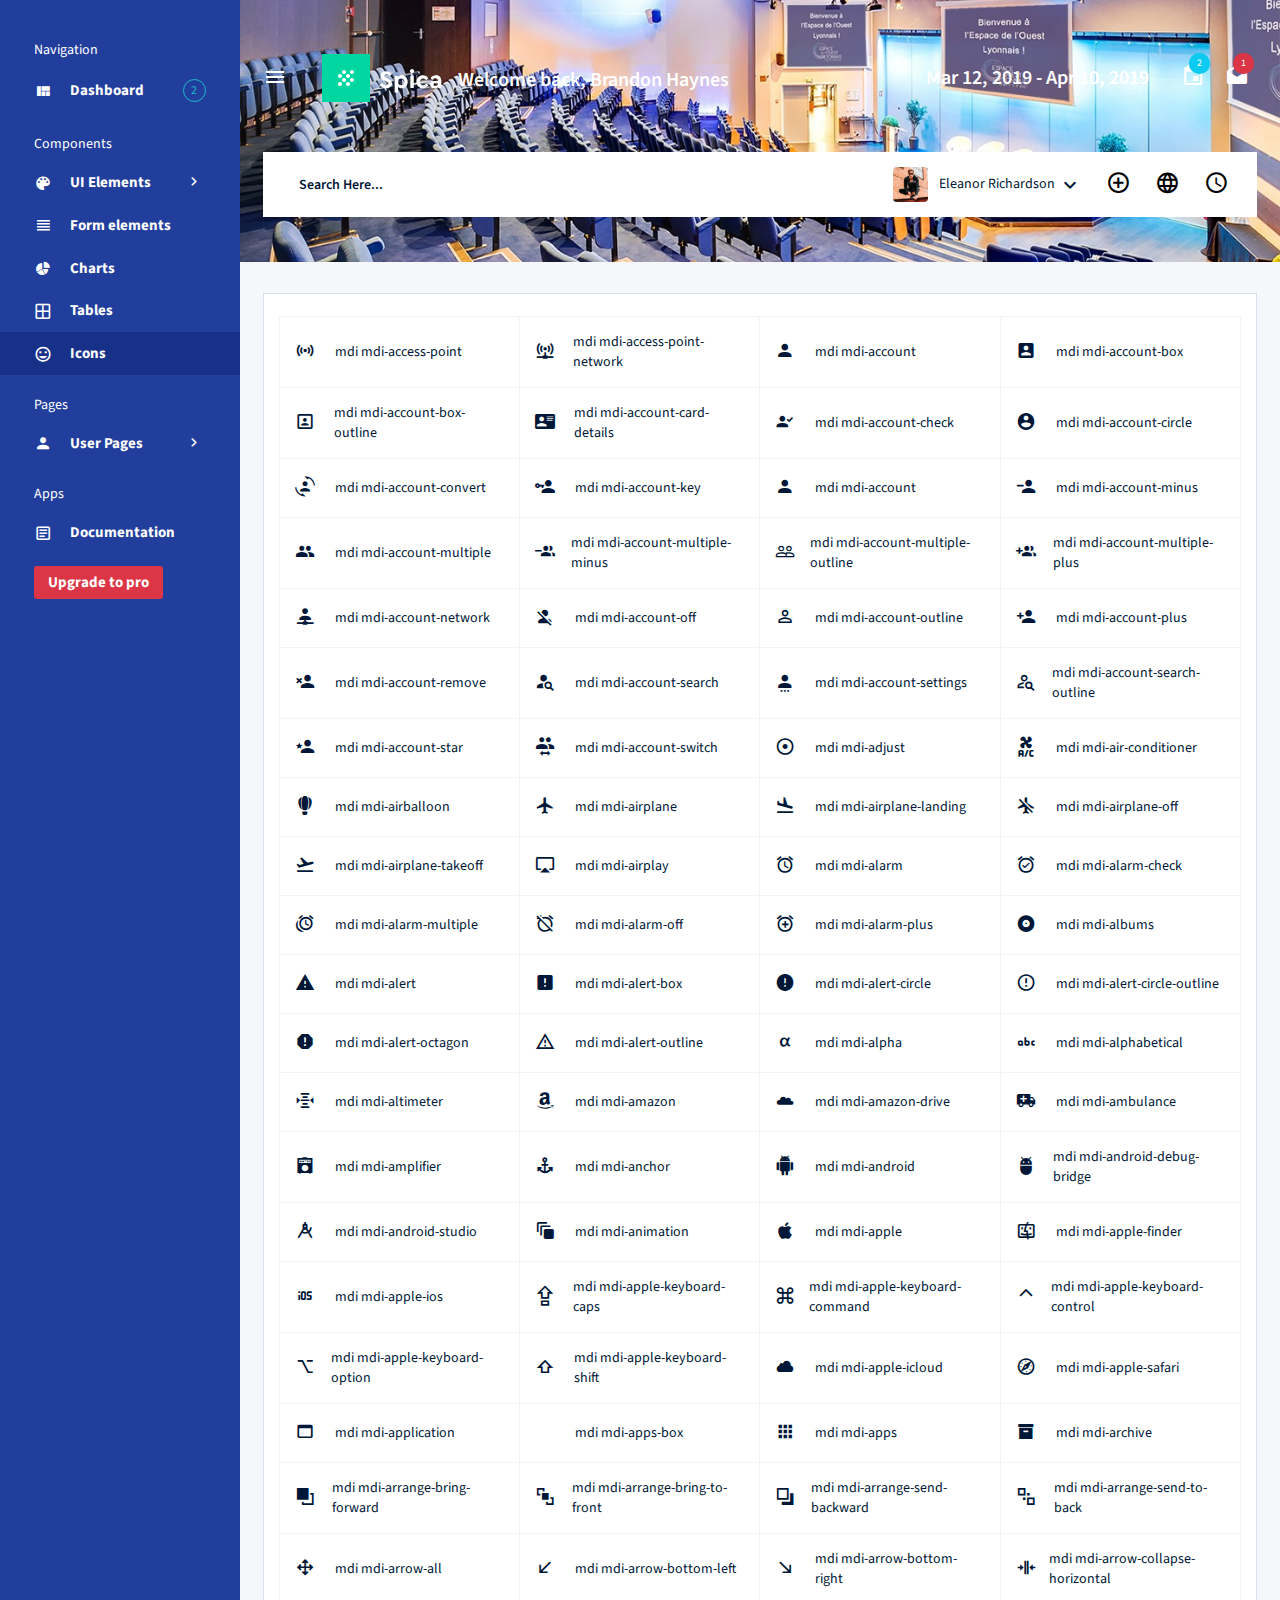
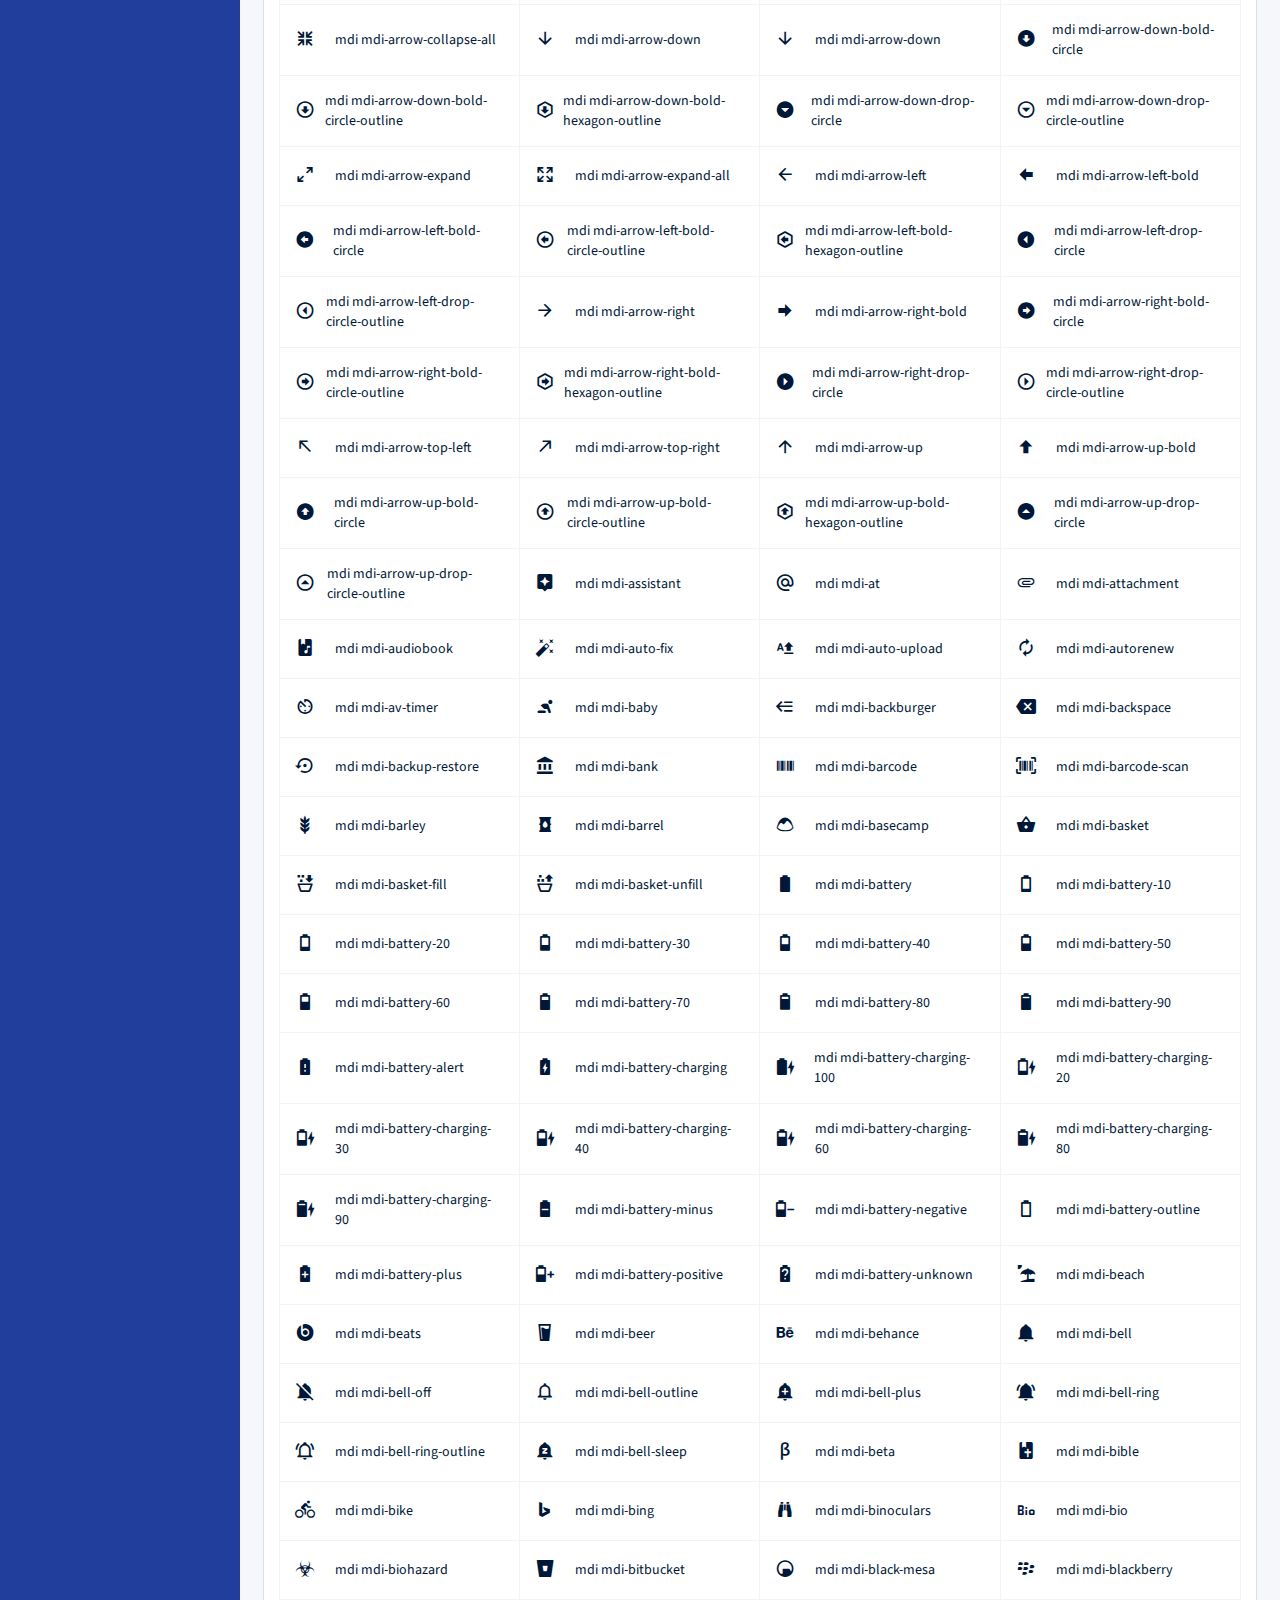
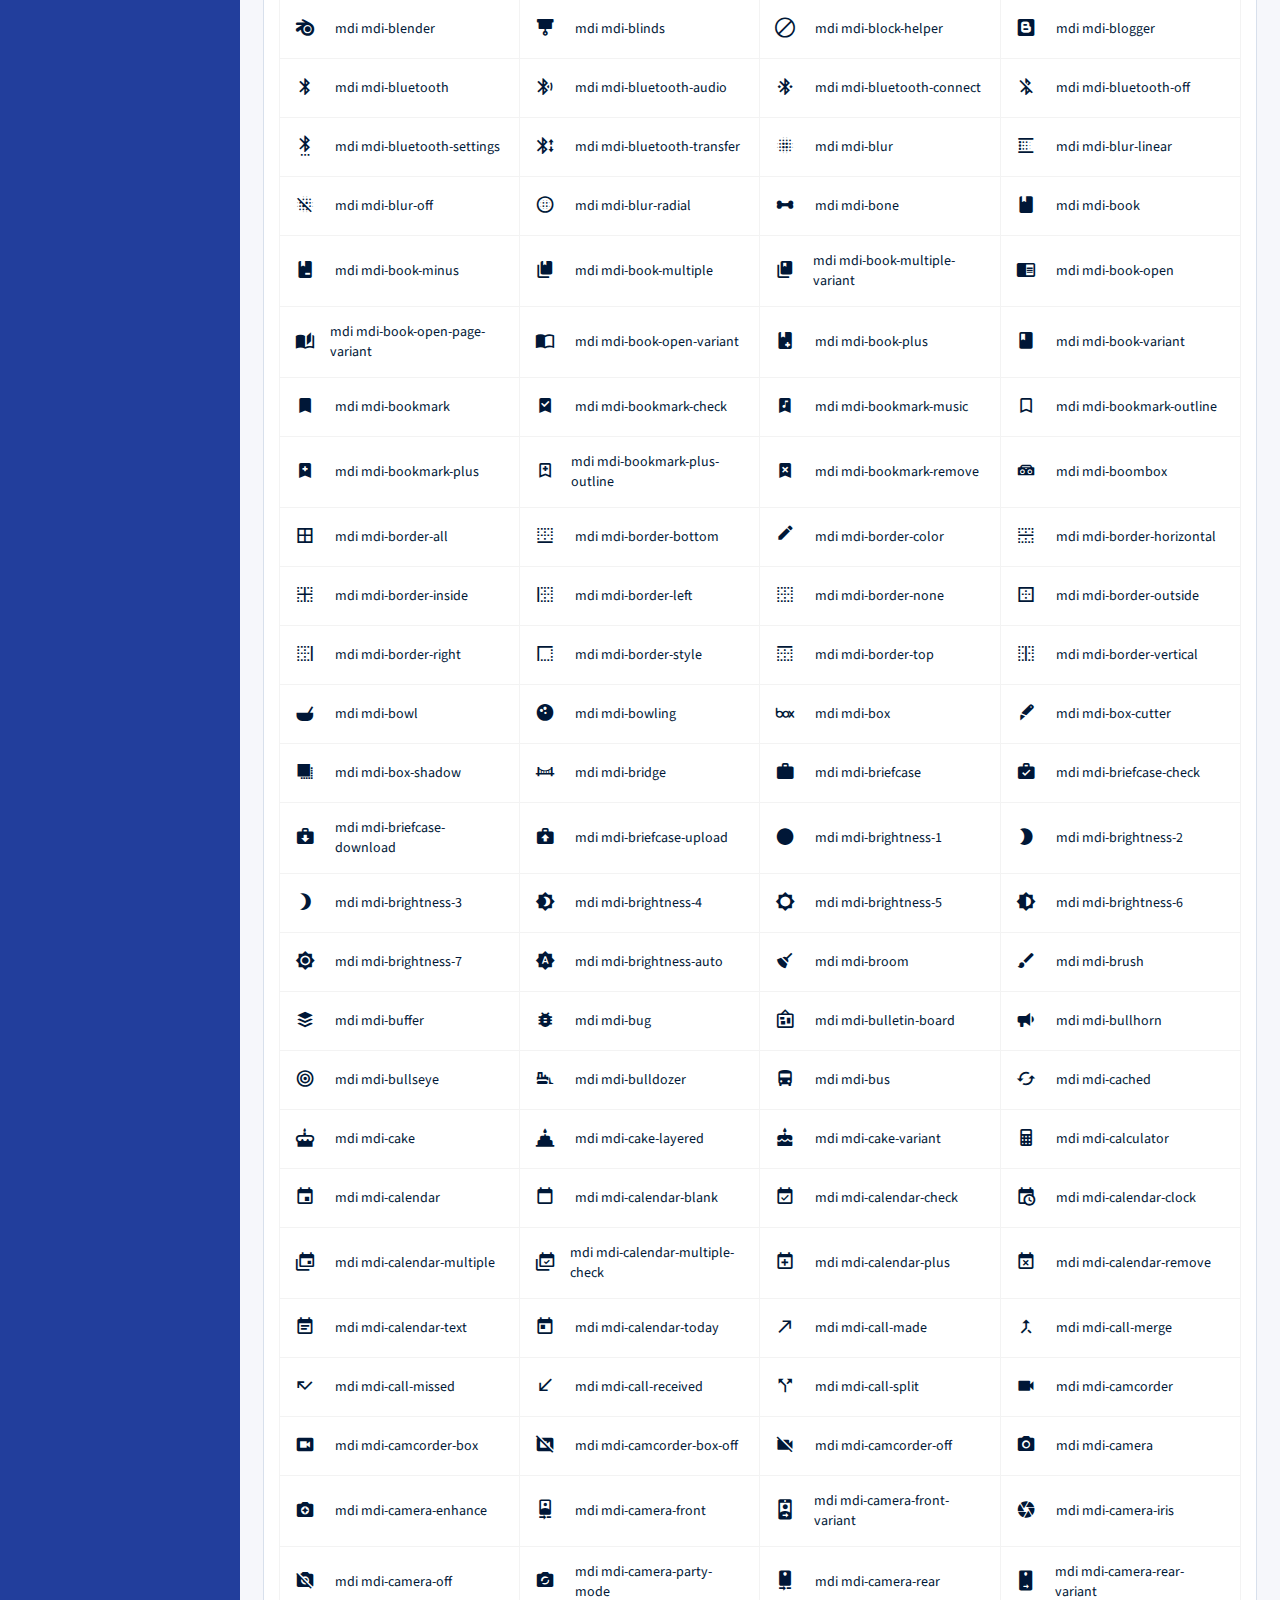
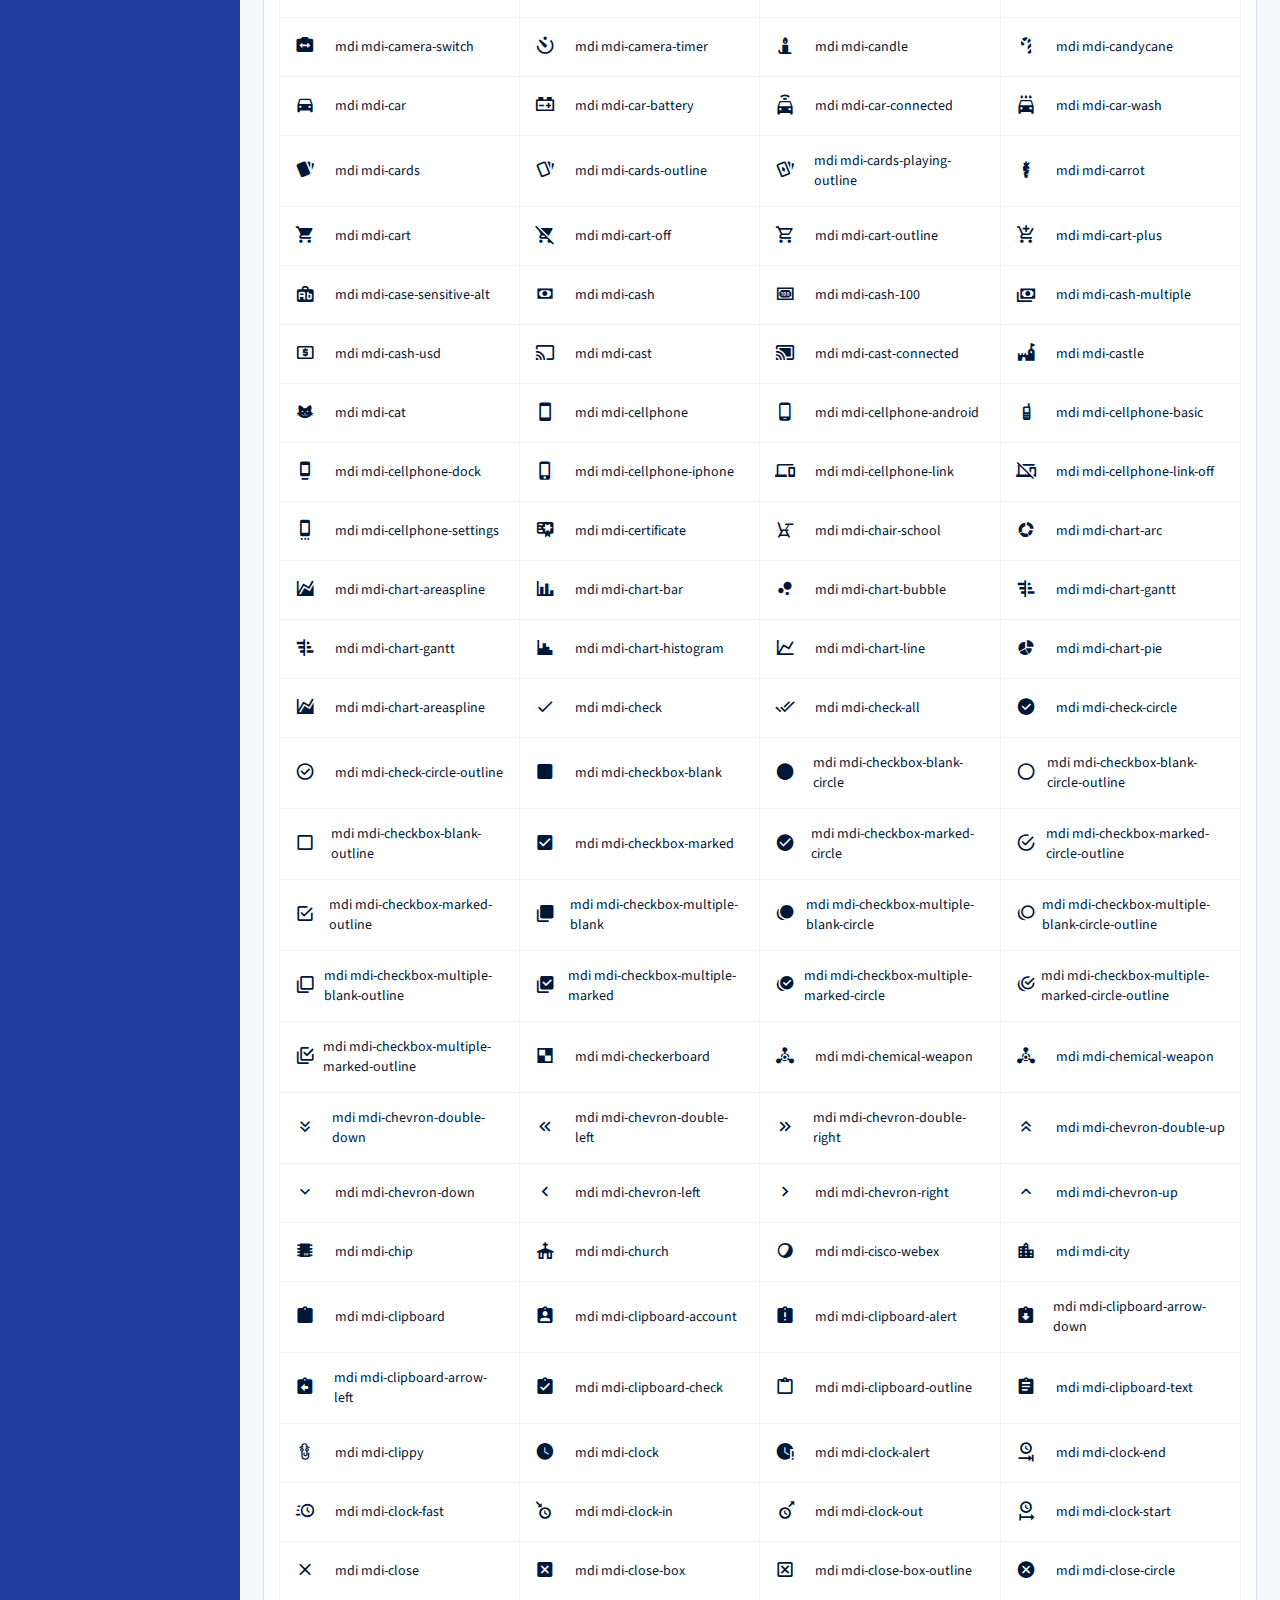
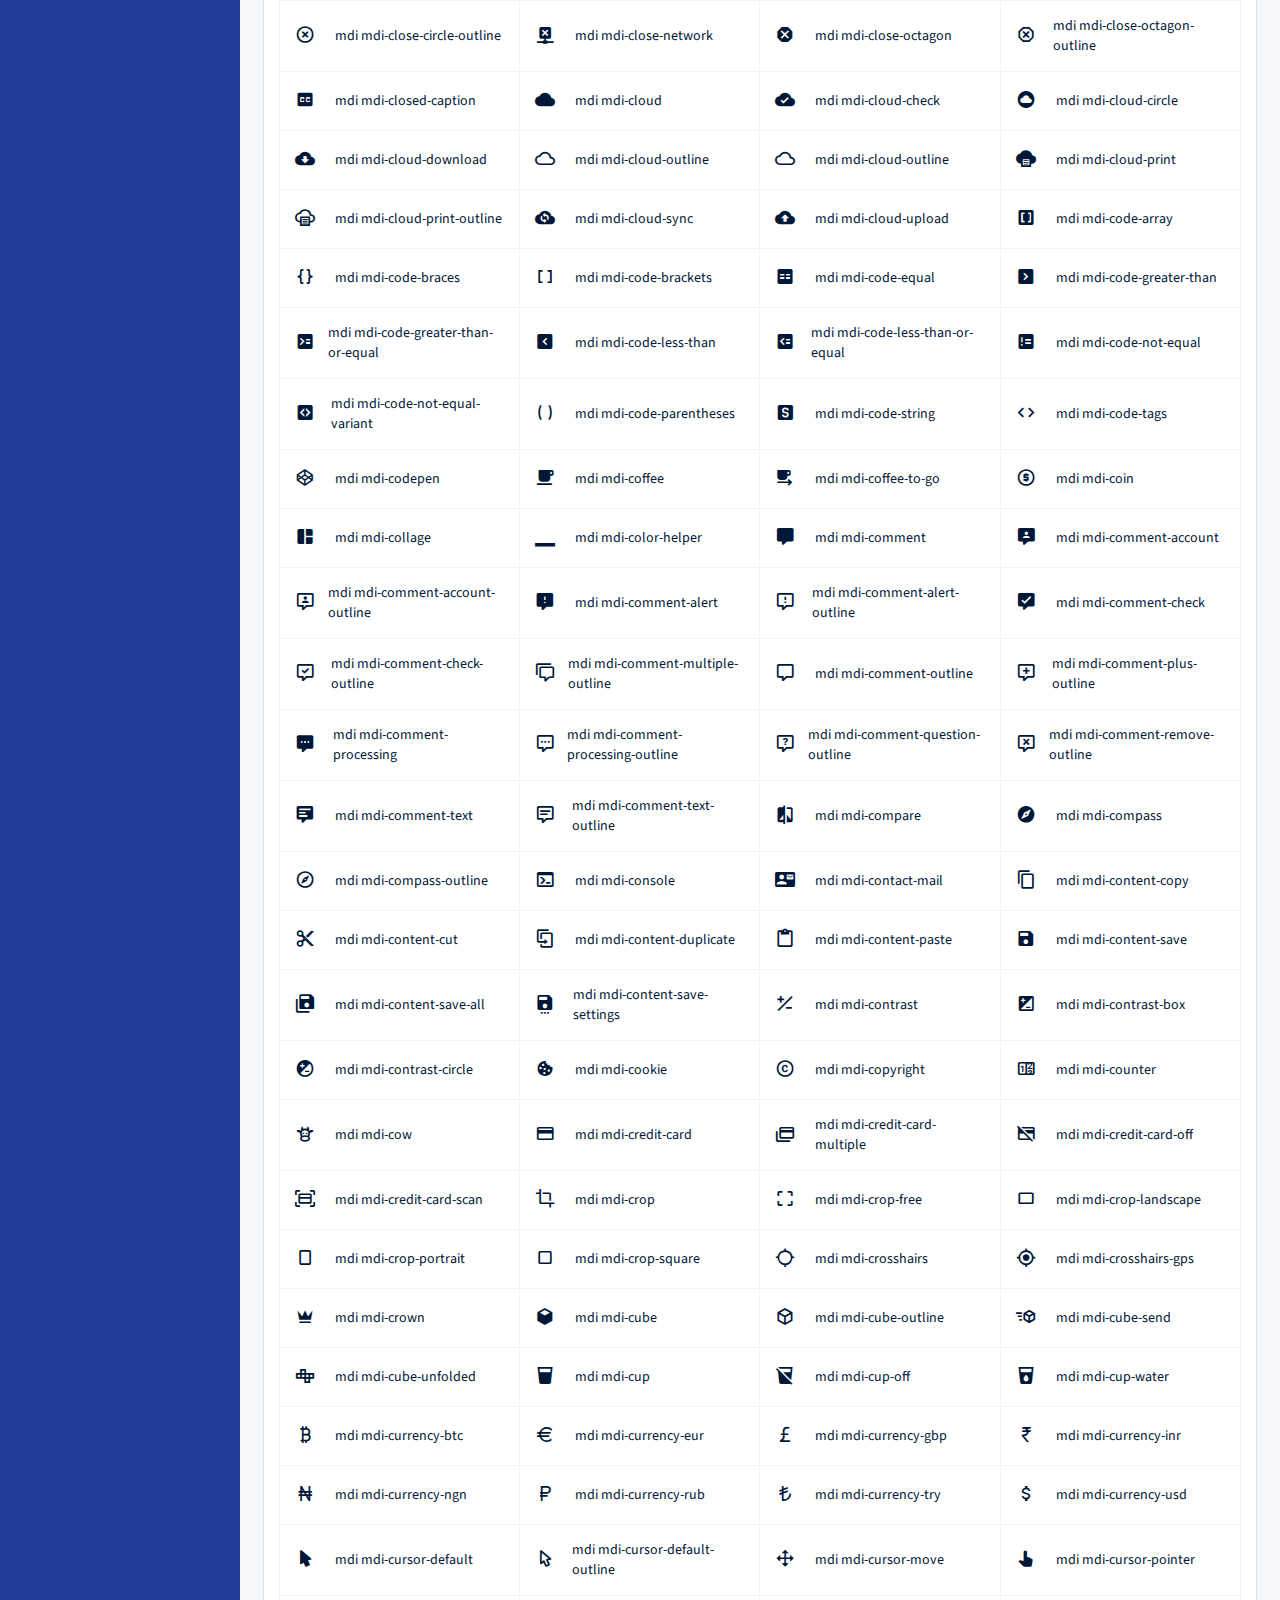
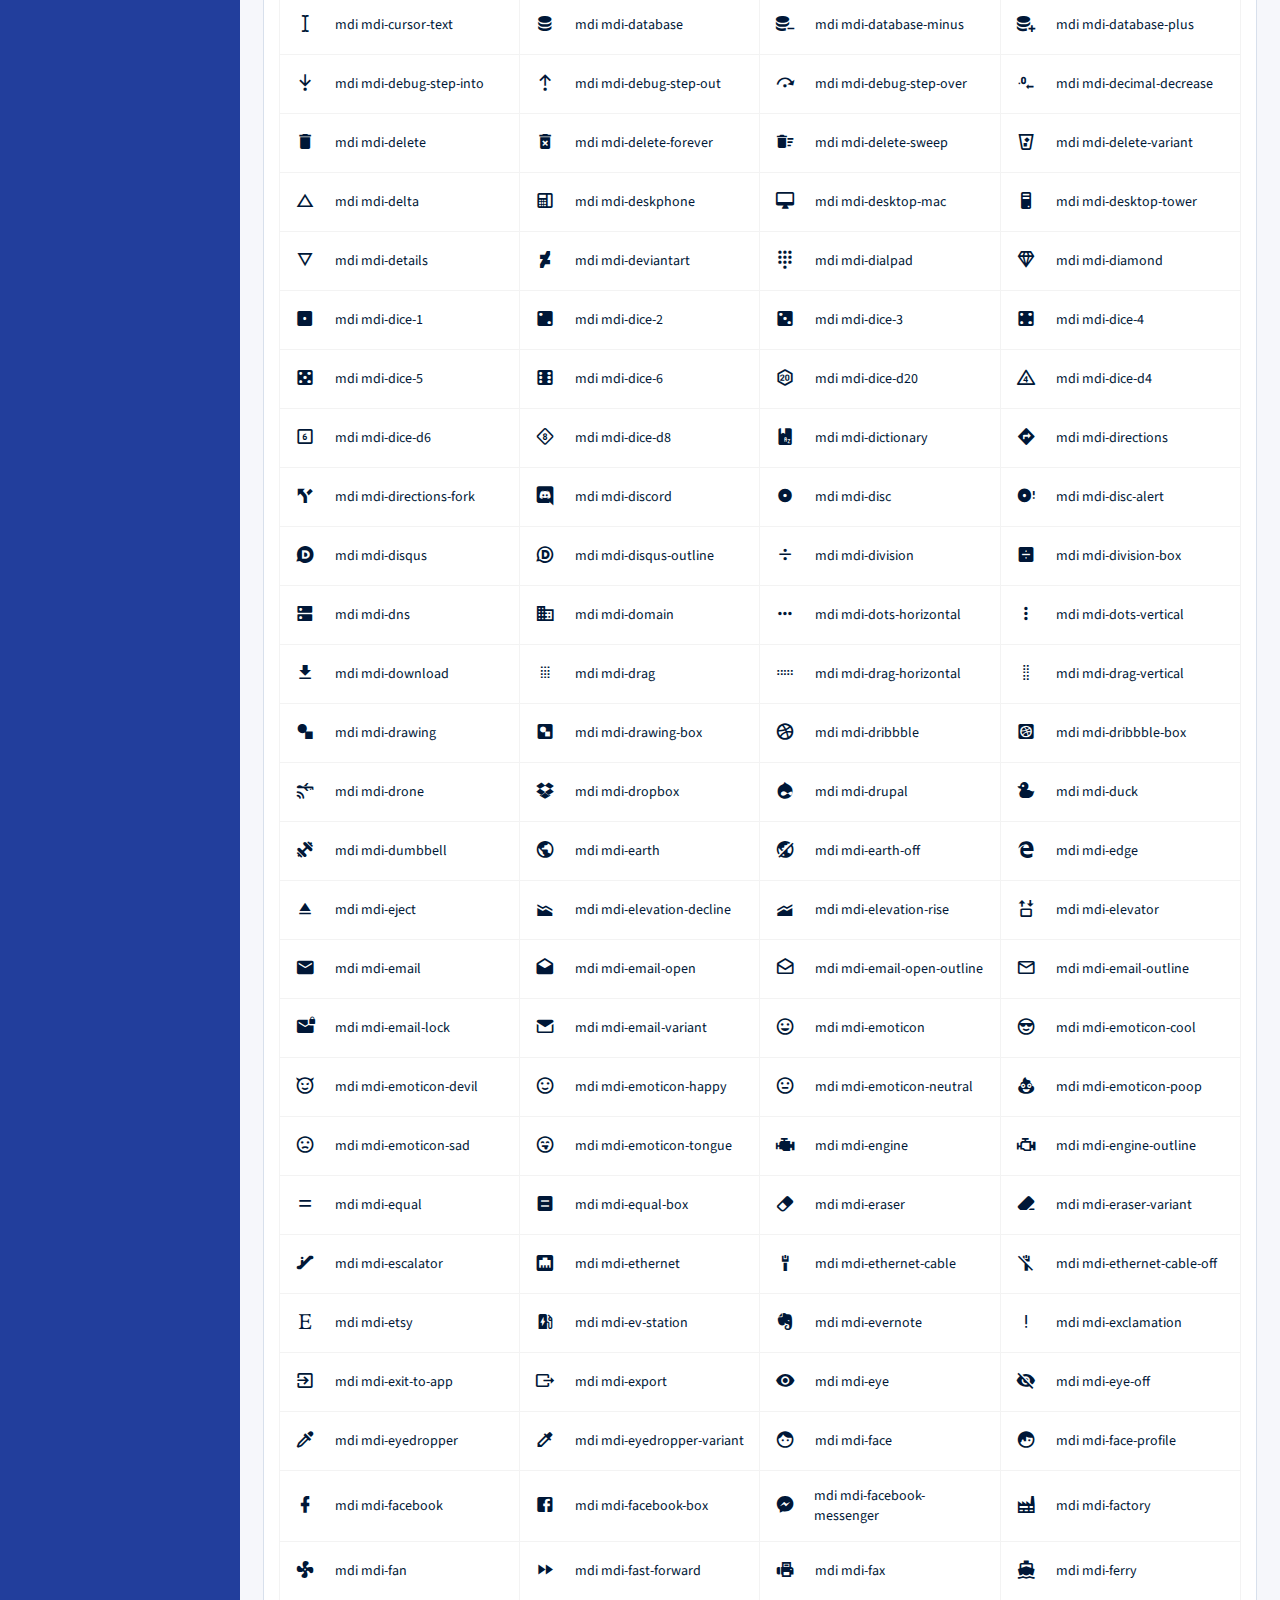
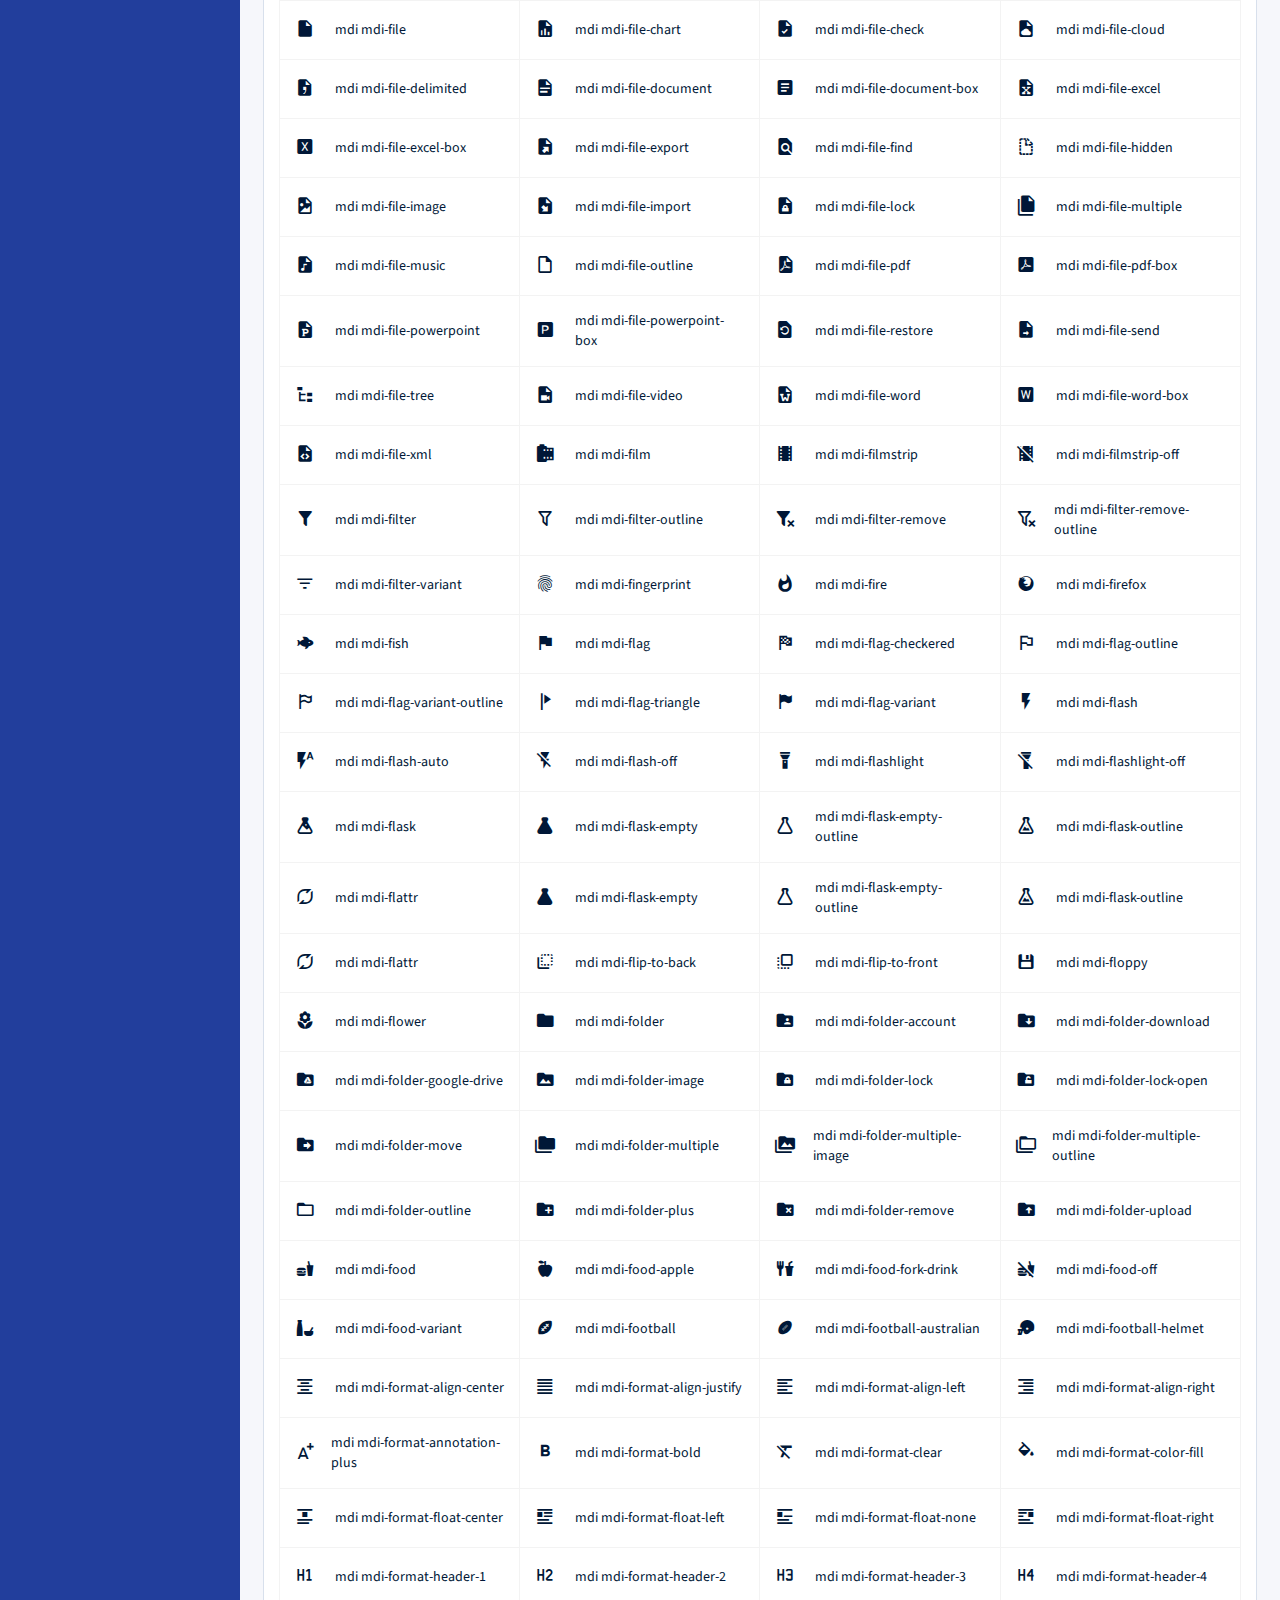
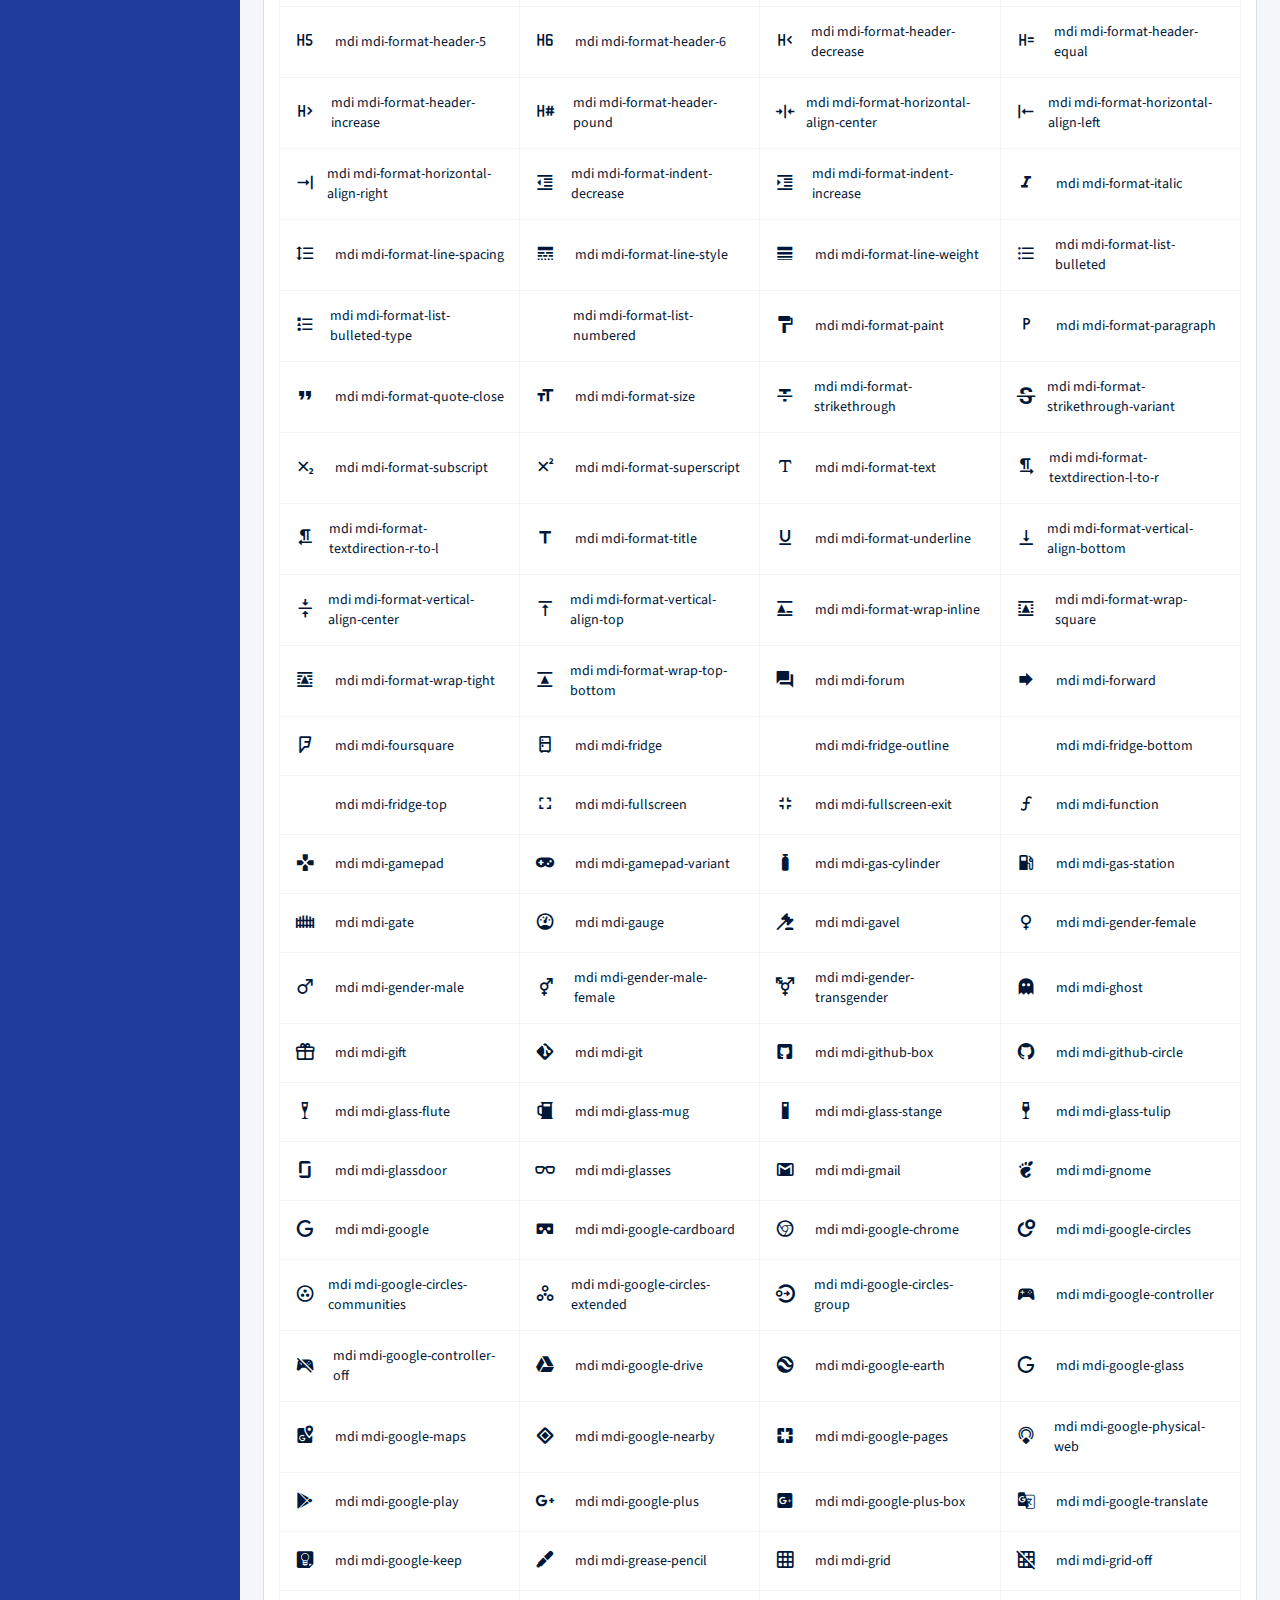
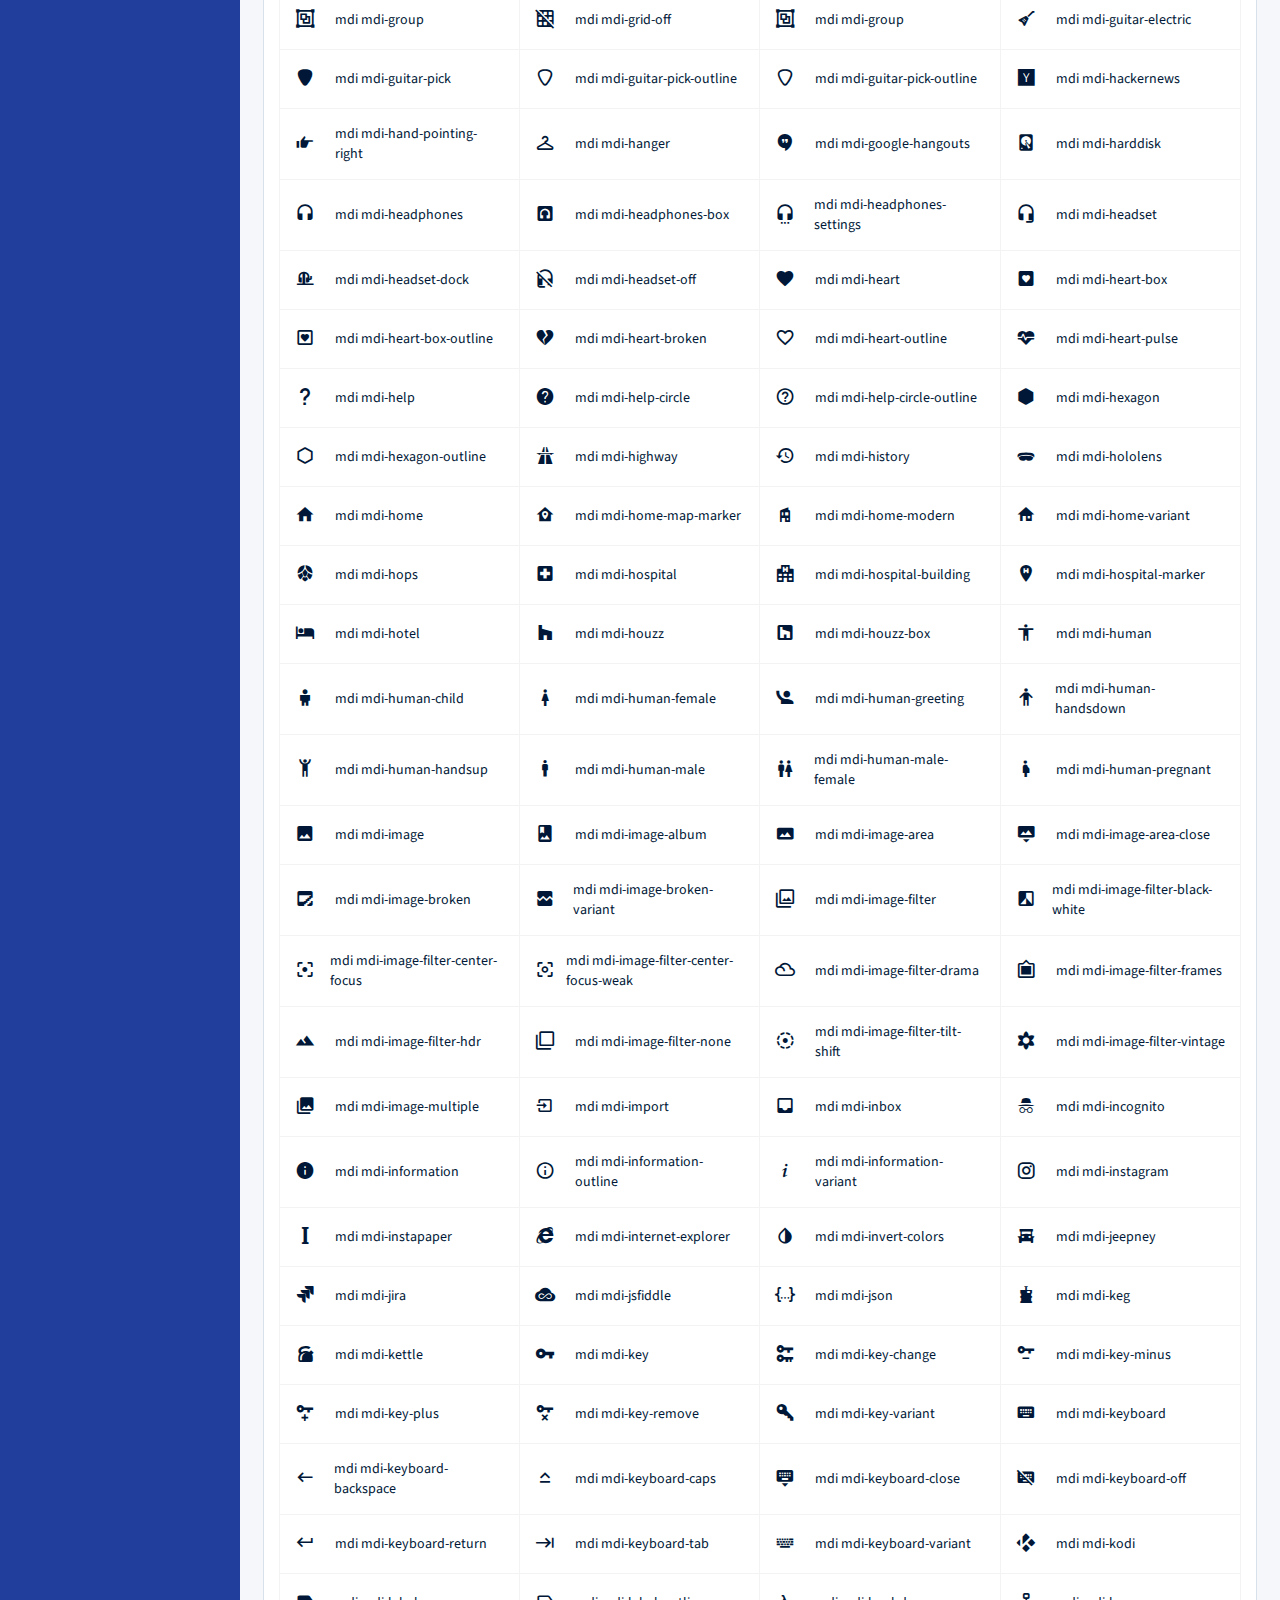
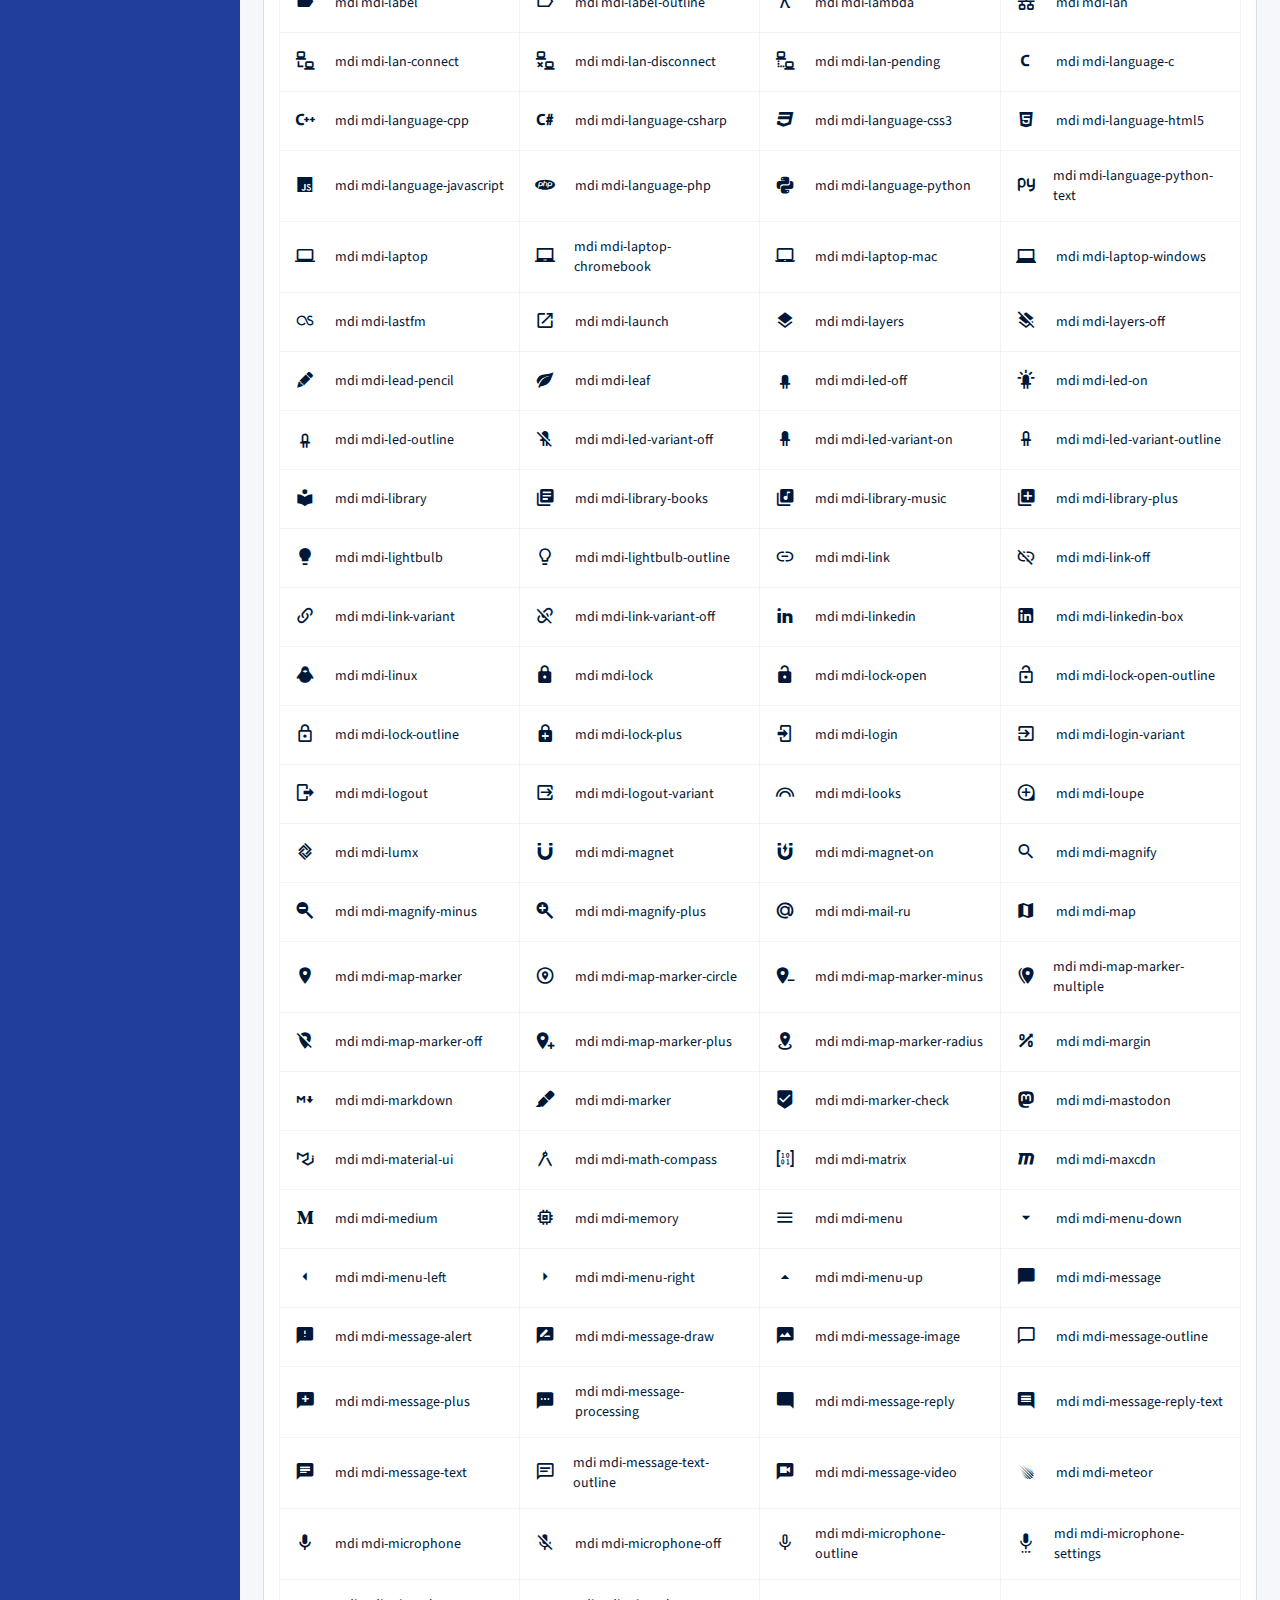
<file: view/back office/pages/icons/mdi.html>
<!DOCTYPE html>
<html lang="en">

<head>
  <!-- Required meta tags -->
  <meta charset="utf-8">
  <meta name="viewport" content="width=device-width, initial-scale=1, shrink-to-fit=no">
  <title>Spica Admin</title>
  <!-- base:css -->
  <link rel="stylesheet" href="../../vendors/mdi/css/materialdesignicons.min.css">
  <link rel="stylesheet" href="../../vendors/css/vendor.bundle.base.css">
  <!-- endinject -->
  <!-- inject:css -->
  <link rel="stylesheet" href="../../css/style.css">
  <!-- endinject -->
  <link rel="shortcut icon" href="../../images/favicon.png" />
</head>

<body>
  <div class="container-scroller d-flex">
    <!-- partial:../../partials/_sidebar.html -->
    
    <nav class="sidebar sidebar-offcanvas" id="sidebar">
      <ul class="nav">
        <li class="nav-item sidebar-category">
          <p>Navigation</p>
          <span></span>
        </li>
        <li class="nav-item">
          <a class="nav-link" href="../../index.html">
            <i class="mdi mdi-view-quilt menu-icon"></i>
            <span class="menu-title">Dashboard</span>
            <div class="badge badge-info badge-pill">2</div>
          </a>
        </li>
        <li class="nav-item sidebar-category">
          <p>Components</p>
          <span></span>
        </li>
        <li class="nav-item">
          <a class="nav-link" data-bs-toggle="collapse" href="#ui-basic" aria-expanded="false" aria-controls="ui-basic">
            <i class="mdi mdi-palette menu-icon"></i>
            <span class="menu-title">UI Elements</span>
            <i class="menu-arrow"></i>
          </a>
          <div class="collapse" id="ui-basic">
            <ul class="nav flex-column sub-menu">
              <li class="nav-item"> <a class="nav-link" href="../../pages/ui-features/buttons.html">Buttons</a></li>
              <li class="nav-item"> <a class="nav-link" href="../../pages/ui-features/typography.html">Typography</a></li>
            </ul>
          </div>
        </li>
        <li class="nav-item">
          <a class="nav-link" href="../../pages/forms/basic_elements.html">
            <i class="mdi mdi-view-headline menu-icon"></i>
            <span class="menu-title">Form elements</span>
          </a>
        </li>
        <li class="nav-item">
          <a class="nav-link" href="../../pages/charts/chartjs.html">
            <i class="mdi mdi-chart-pie menu-icon"></i>
            <span class="menu-title">Charts</span>
          </a>
        </li>
        <li class="nav-item">
          <a class="nav-link" href="../../pages/tables/basic-table.html">
            <i class="mdi mdi-grid-large menu-icon"></i>
            <span class="menu-title">Tables</span>
          </a>
        </li>
        <li class="nav-item">
          <a class="nav-link" href="../../pages/icons/mdi.html">
            <i class="mdi mdi-emoticon menu-icon"></i>
            <span class="menu-title">Icons</span>
          </a>
        </li>
        <li class="nav-item sidebar-category">
          <p>Pages</p>
          <span></span>
        </li>
        <li class="nav-item">
          <a class="nav-link" data-bs-toggle="collapse" href="#auth" aria-expanded="false" aria-controls="auth">
            <i class="mdi mdi-account menu-icon"></i>
            <span class="menu-title">User Pages</span>
            <i class="menu-arrow"></i>
          </a>
          <div class="collapse" id="auth">
            <ul class="nav flex-column sub-menu">
              <li class="nav-item"> <a class="nav-link" href="../../pages/samples/login.html"> Login </a></li>
              <li class="nav-item"> <a class="nav-link" href="../../pages/samples/login-2.html"> Login 2 </a></li>
              <li class="nav-item"> <a class="nav-link" href="../../pages/samples/register.html"> Register </a></li>
              <li class="nav-item"> <a class="nav-link" href="../../pages/samples/register-2.html"> Register 2 </a></li>
              <li class="nav-item"> <a class="nav-link" href="../../pages/samples/lock-screen.html"> Lockscreen </a></li>
            </ul>
          </div>
        </li>
        <li class="nav-item sidebar-category">
          <p>Apps</p>
          <span></span>
        </li>
        <li class="nav-item">
          <a class="nav-link" href="../../docs/documentation.html">
            <i class="mdi mdi-file-document-box-outline menu-icon"></i>
            <span class="menu-title">Documentation</span>
          </a>
        </li>
        <li class="nav-item">
          <a class="nav-link" href="https://www.bootstrapdash.com/product/spica-admin/">
            <button class="btn bg-danger btn-sm menu-title">Upgrade to pro</button>
          </a>
        </li>
      </ul>
    </nav>
    
    <!-- partial -->
    <div class="container-fluid page-body-wrapper">
      <!-- partial:../../partials/_navbar.html -->
      <nav class="navbar col-lg-12 col-12 px-0 py-0 py-lg-4 d-flex flex-row">
        <div class="navbar-menu-wrapper d-flex align-items-center justify-content-end">
          <button class="navbar-toggler navbar-toggler align-self-center" type="button" data-toggle="minimize">
            <span class="mdi mdi-menu"></span>
          </button>
          <div class="navbar-brand-wrapper">
            <a class="navbar-brand brand-logo" href="../../index.html"><img src="../../images/logo.svg" alt="logo"/></a>
            <a class="navbar-brand brand-logo-mini" href="../../index.html"><img src="../../images/logo-mini.svg" alt="logo"/></a>
          </div>
          <h4 class="font-weight-bold mb-0 d-none d-md-block mt-1">Welcome back, Brandon Haynes</h4>
          <ul class="navbar-nav navbar-nav-right">
            <li class="nav-item">
              <h4 class="mb-0 font-weight-bold d-none d-xl-block">Mar 12, 2019 - Apr 10, 2019</h4>
            </li>
            <li class="nav-item dropdown me-1">
              <a class="nav-link count-indicator dropdown-toggle d-flex justify-content-center align-items-center" id="messageDropdown" href="#" data-bs-toggle="dropdown">
                <i class="mdi mdi-calendar mx-0"></i>
                <span class="count bg-info">2</span>
              </a>
              <div class="dropdown-menu dropdown-menu-right navbar-dropdown preview-list" aria-labelledby="messageDropdown">
                <p class="mb-0 font-weight-normal float-left dropdown-header">Messages</p>
                <a class="dropdown-item preview-item">
                  <div class="preview-thumbnail">
                      <img src="../../images/faces/face4.jpg" alt="image" class="profile-pic">
                  </div>
                  <div class="preview-item-content flex-grow">
                    <h6 class="preview-subject ellipsis font-weight-normal">David Grey
                    </h6>
                    <p class="font-weight-light small-text text-muted mb-0">
                      The meeting is cancelled
                    </p>
                  </div>
                </a>
                <a class="dropdown-item preview-item">
                  <div class="preview-thumbnail">
                      <img src="../../images/faces/face2.jpg" alt="image" class="profile-pic">
                  </div>
                  <div class="preview-item-content flex-grow">
                    <h6 class="preview-subject ellipsis font-weight-normal">Tim Cook
                    </h6>
                    <p class="font-weight-light small-text text-muted mb-0">
                      New product launch
                    </p>
                  </div>
                </a>
                <a class="dropdown-item preview-item">
                  <div class="preview-thumbnail">
                      <img src="../../images/faces/face3.jpg" alt="image" class="profile-pic">
                  </div>
                  <div class="preview-item-content flex-grow">
                    <h6 class="preview-subject ellipsis font-weight-normal"> Johnson
                    </h6>
                    <p class="font-weight-light small-text text-muted mb-0">
                      Upcoming board meeting
                    </p>
                  </div>
                </a>
              </div>
            </li>
            <li class="nav-item dropdown me-2">
              <a class="nav-link count-indicator dropdown-toggle d-flex align-items-center justify-content-center" id="notificationDropdown" href="#" data-bs-toggle="dropdown">
                <i class="mdi mdi-email-open mx-0"></i>
                <span class="count bg-danger">1</span>
              </a>
              <div class="dropdown-menu dropdown-menu-right navbar-dropdown preview-list" aria-labelledby="notificationDropdown">
                <p class="mb-0 font-weight-normal float-left dropdown-header">Notifications</p>
                <a class="dropdown-item preview-item">
                  <div class="preview-thumbnail">
                    <div class="preview-icon bg-success">
                      <i class="mdi mdi-information mx-0"></i>
                    </div>
                  </div>
                  <div class="preview-item-content">
                    <h6 class="preview-subject font-weight-normal">Application Error</h6>
                    <p class="font-weight-light small-text mb-0 text-muted">
                      Just now
                    </p>
                  </div>
                </a>
                <a class="dropdown-item preview-item">
                  <div class="preview-thumbnail">
                    <div class="preview-icon bg-warning">
                      <i class="mdi mdi-settings mx-0"></i>
                    </div>
                  </div>
                  <div class="preview-item-content">
                    <h6 class="preview-subject font-weight-normal">Settings</h6>
                    <p class="font-weight-light small-text mb-0 text-muted">
                      Private message
                    </p>
                  </div>
                </a>
                <a class="dropdown-item preview-item">
                  <div class="preview-thumbnail">
                    <div class="preview-icon bg-info">
                      <i class="mdi mdi-account-box mx-0"></i>
                    </div>
                  </div>
                  <div class="preview-item-content">
                    <h6 class="preview-subject font-weight-normal">New user registration</h6>
                    <p class="font-weight-light small-text mb-0 text-muted">
                      2 days ago
                    </p>
                  </div>
                </a>
              </div>
            </li>
          </ul>
          <button class="navbar-toggler navbar-toggler-right d-lg-none align-self-center" type="button" data-toggle="offcanvas">
            <span class="mdi mdi-menu"></span>
          </button>
        </div>
        <div class="navbar-menu-wrapper navbar-search-wrapper d-none d-lg-flex align-items-center">
          <ul class="navbar-nav mr-lg-2">
            <li class="nav-item nav-search d-none d-lg-block">
              <div class="input-group">
                <input type="text" class="form-control" placeholder="Search Here..." aria-label="search" aria-describedby="search">
              </div>
            </li>
          </ul>
          <ul class="navbar-nav navbar-nav-right">
            <li class="nav-item nav-profile dropdown">
              <a class="nav-link dropdown-toggle" href="#" data-bs-toggle="dropdown" id="profileDropdown">
                <img src="../../images/faces/face5.jpg" alt="profile"/>
                <span class="nav-profile-name">Eleanor Richardson</span>
              </a>
              <div class="dropdown-menu dropdown-menu-right navbar-dropdown" aria-labelledby="profileDropdown">
                <a class="dropdown-item">
                  <i class="mdi mdi-settings text-primary"></i>
                  Settings
                </a>
                <a class="dropdown-item">
                  <i class="mdi mdi-logout text-primary"></i>
                  Logout
                </a>
              </div>
            </li>
            <li class="nav-item">
              <a href="#" class="nav-link icon-link">
                <i class="mdi mdi-plus-circle-outline"></i>
              </a>
            </li>
            <li class="nav-item">
              <a href="#" class="nav-link icon-link">
                <i class="mdi mdi-web"></i>
              </a>
            </li>
            <li class="nav-item">
              <a href="#" class="nav-link icon-link">
                <i class="mdi mdi-clock-outline"></i>
              </a>
            </li>
          </ul>
        </div>
      </nav>
      <!-- partial -->
      <div class="main-panel">        
        <div class="content-wrapper">
          <div class="row">
            <div class="col-lg-12 grid-margin">
              <div class="card">
                <div class="card-body">
                    <div class="row icons-list">
                        <div class="col-sm-6 col-md-4 col-lg-3">
                          <i class="mdi mdi-access-point"></i> mdi mdi-access-point </div>
                        <div class="col-sm-6 col-md-4 col-lg-3">
                          <i class="mdi mdi-access-point-network"></i> mdi mdi-access-point-network </div>
                        <div class="col-sm-6 col-md-4 col-lg-3">
                          <i class="mdi mdi-account"></i> mdi mdi-account </div>
                        <div class="col-sm-6 col-md-4 col-lg-3">
                          <i class="mdi mdi-account-box"></i> mdi mdi-account-box </div>
                        <div class="col-sm-6 col-md-4 col-lg-3">
                          <i class="mdi mdi-account-box-outline"></i> mdi mdi-account-box-outline </div>
                        <div class="col-sm-6 col-md-4 col-lg-3">
                          <i class="mdi mdi-account-card-details"></i> mdi mdi-account-card-details </div>
                        <div class="col-sm-6 col-md-4 col-lg-3">
                          <i class="mdi mdi-account-check"></i> mdi mdi-account-check </div>
                        <div class="col-sm-6 col-md-4 col-lg-3">
                          <i class="mdi mdi-account-circle"></i> mdi mdi-account-circle </div>
                        <div class="col-sm-6 col-md-4 col-lg-3">
                          <i class="mdi mdi-account-convert"></i> mdi mdi-account-convert </div>
                        <div class="col-sm-6 col-md-4 col-lg-3">
                          <i class="mdi mdi-account-key"></i> mdi mdi-account-key </div>
                        <div class="col-sm-6 col-md-4 col-lg-3">
                          <i class="mdi mdi-account"></i> mdi mdi-account </div>
                        <div class="col-sm-6 col-md-4 col-lg-3">
                          <i class="mdi mdi-account-minus"></i> mdi mdi-account-minus </div>
                        <div class="col-sm-6 col-md-4 col-lg-3">
                          <i class="mdi mdi-account-multiple"></i> mdi mdi-account-multiple </div>
                        <div class="col-sm-6 col-md-4 col-lg-3">
                          <i class="mdi mdi-account-multiple-minus"></i> mdi mdi-account-multiple-minus </div>
                        <div class="col-sm-6 col-md-4 col-lg-3">
                          <i class="mdi mdi-account-multiple-outline"></i> mdi mdi-account-multiple-outline </div>
                        <div class="col-sm-6 col-md-4 col-lg-3">
                          <i class="mdi mdi-account-multiple-plus"></i> mdi mdi-account-multiple-plus </div>
                        <div class="col-sm-6 col-md-4 col-lg-3">
                          <i class="mdi mdi-account-network"></i> mdi mdi-account-network </div>
                        <div class="col-sm-6 col-md-4 col-lg-3">
                          <i class="mdi mdi-account-off"></i> mdi mdi-account-off </div>
                        <div class="col-sm-6 col-md-4 col-lg-3">
                          <i class="mdi mdi-account-outline"></i> mdi mdi-account-outline </div>
                        <div class="col-sm-6 col-md-4 col-lg-3">
                          <i class="mdi mdi-account-plus"></i> mdi mdi-account-plus </div>
                        <div class="col-sm-6 col-md-4 col-lg-3">
                          <i class="mdi mdi-account-remove"></i> mdi mdi-account-remove </div>
                        <div class="col-sm-6 col-md-4 col-lg-3">
                          <i class="mdi mdi-account-search"></i> mdi mdi-account-search </div>
                        <div class="col-sm-6 col-md-4 col-lg-3">
                          <i class="mdi mdi-account-settings"></i> mdi mdi-account-settings </div>
                        <div class="col-sm-6 col-md-4 col-lg-3">
                          <i class="mdi mdi-account-search-outline"></i> mdi mdi-account-search-outline </div>
                        <div class="col-sm-6 col-md-4 col-lg-3">
                          <i class="mdi mdi-account-star"></i> mdi mdi-account-star </div>
                        <div class="col-sm-6 col-md-4 col-lg-3">
                          <i class="mdi mdi-account-switch"></i> mdi mdi-account-switch </div>
                        <div class="col-sm-6 col-md-4 col-lg-3">
                          <i class="mdi mdi-adjust"></i> mdi mdi-adjust </div>
                        <div class="col-sm-6 col-md-4 col-lg-3">
                          <i class="mdi mdi-air-conditioner"></i> mdi mdi-air-conditioner </div>
                        <div class="col-sm-6 col-md-4 col-lg-3">
                          <i class="mdi mdi-airballoon"></i> mdi mdi-airballoon </div>
                        <div class="col-sm-6 col-md-4 col-lg-3">
                          <i class="mdi mdi-airplane"></i> mdi mdi-airplane </div>
                        <div class="col-sm-6 col-md-4 col-lg-3">
                          <i class="mdi mdi-airplane-landing"></i> mdi mdi-airplane-landing </div>
                        <div class="col-sm-6 col-md-4 col-lg-3">
                          <i class="mdi mdi-airplane-off"></i> mdi mdi-airplane-off </div>
                        <div class="col-sm-6 col-md-4 col-lg-3">
                          <i class="mdi mdi-airplane-takeoff"></i> mdi mdi-airplane-takeoff </div>
                        <div class="col-sm-6 col-md-4 col-lg-3">
                          <i class="mdi mdi-airplay"></i> mdi mdi-airplay </div>
                        <div class="col-sm-6 col-md-4 col-lg-3">
                          <i class="mdi mdi-alarm"></i> mdi mdi-alarm </div>
                        <div class="col-sm-6 col-md-4 col-lg-3">
                          <i class="mdi mdi-alarm-check"></i> mdi mdi-alarm-check </div>
                        <div class="col-sm-6 col-md-4 col-lg-3">
                          <i class="mdi mdi-alarm-multiple"></i> mdi mdi-alarm-multiple </div>
                        <div class="col-sm-6 col-md-4 col-lg-3">
                          <i class="mdi mdi-alarm-off"></i> mdi mdi-alarm-off </div>
                        <div class="col-sm-6 col-md-4 col-lg-3">
                          <i class="mdi mdi-alarm-plus"></i> mdi mdi-alarm-plus </div>
                        <div class="col-sm-6 col-md-4 col-lg-3">
                          <i class="mdi mdi-album"></i> mdi mdi-albums </div>
                        <div class="col-sm-6 col-md-4 col-lg-3">
                          <i class="mdi mdi-alert"></i> mdi mdi-alert </div>
                        <div class="col-sm-6 col-md-4 col-lg-3">
                          <i class="mdi mdi-alert-box"></i> mdi mdi-alert-box </div>
                        <div class="col-sm-6 col-md-4 col-lg-3">
                          <i class="mdi mdi-alert-circle"></i> mdi mdi-alert-circle </div>
                        <div class="col-sm-6 col-md-4 col-lg-3">
                          <i class="mdi mdi-alert-circle-outline"></i> mdi mdi-alert-circle-outline </div>
                        <div class="col-sm-6 col-md-4 col-lg-3">
                          <i class="mdi mdi-alert-octagon"></i> mdi mdi-alert-octagon </div>
                        <div class="col-sm-6 col-md-4 col-lg-3">
                          <i class="mdi mdi-alert-outline"></i> mdi mdi-alert-outline </div>
                        <div class="col-sm-6 col-md-4 col-lg-3">
                          <i class="mdi mdi-alpha"></i> mdi mdi-alpha </div>
                        <div class="col-sm-6 col-md-4 col-lg-3">
                          <i class="mdi mdi-alphabetical"></i> mdi mdi-alphabetical </div>
                        <div class="col-sm-6 col-md-4 col-lg-3">
                          <i class="mdi mdi-altimeter"></i> mdi mdi-altimeter </div>
                        <div class="col-sm-6 col-md-4 col-lg-3">
                          <i class="mdi mdi-amazon"></i> mdi mdi-amazon </div>
                        <div class="col-sm-6 col-md-4 col-lg-3">
                          <i class="mdi mdi-amazon-drive"></i> mdi mdi-amazon-drive </div>
                        <div class="col-sm-6 col-md-4 col-lg-3">
                          <i class="mdi mdi-ambulance"></i> mdi mdi-ambulance </div>
                        <div class="col-sm-6 col-md-4 col-lg-3">
                          <i class="mdi mdi-amplifier"></i> mdi mdi-amplifier </div>
                        <div class="col-sm-6 col-md-4 col-lg-3">
                          <i class="mdi mdi-anchor"></i> mdi mdi-anchor </div>
                        <div class="col-sm-6 col-md-4 col-lg-3">
                          <i class="mdi mdi-android"></i> mdi mdi-android </div>
                        <div class="col-sm-6 col-md-4 col-lg-3">
                          <i class="mdi mdi-android-debug-bridge"></i> mdi mdi-android-debug-bridge </div>
                        <div class="col-sm-6 col-md-4 col-lg-3">
                          <i class="mdi mdi-android-studio"></i> mdi mdi-android-studio </div>
                        <div class="col-sm-6 col-md-4 col-lg-3">
                          <i class="mdi mdi-animation"></i> mdi mdi-animation </div>
                        <div class="col-sm-6 col-md-4 col-lg-3">
                          <i class="mdi mdi-apple"></i> mdi mdi-apple </div>
                        <div class="col-sm-6 col-md-4 col-lg-3">
                          <i class="mdi mdi-apple-finder"></i> mdi mdi-apple-finder </div>
                        <div class="col-sm-6 col-md-4 col-lg-3">
                          <i class="mdi mdi-apple-ios"></i> mdi mdi-apple-ios </div>
                        <div class="col-sm-6 col-md-4 col-lg-3">
                          <i class="mdi mdi-apple-keyboard-caps"></i> mdi mdi-apple-keyboard-caps </div>
                        <div class="col-sm-6 col-md-4 col-lg-3">
                          <i class="mdi mdi-apple-keyboard-command"></i> mdi mdi-apple-keyboard-command </div>
                        <div class="col-sm-6 col-md-4 col-lg-3">
                          <i class="mdi mdi-apple-keyboard-control"></i> mdi mdi-apple-keyboard-control </div>
                        <div class="col-sm-6 col-md-4 col-lg-3">
                          <i class="mdi mdi-apple-keyboard-option"></i> mdi mdi-apple-keyboard-option </div>
                        <div class="col-sm-6 col-md-4 col-lg-3">
                          <i class="mdi mdi-apple-keyboard-shift"></i> mdi mdi-apple-keyboard-shift </div>
                        <div class="col-sm-6 col-md-4 col-lg-3">
                          <i class="mdi mdi-apple-icloud "></i> mdi mdi-apple-icloud </div>
                        <div class="col-sm-6 col-md-4 col-lg-3">
                          <i class="mdi mdi-apple-safari"></i> mdi mdi-apple-safari </div>
                        <div class="col-sm-6 col-md-4 col-lg-3">
                          <i class="mdi mdi-application"></i> mdi mdi-application </div>
                        <div class="col-sm-6 col-md-4 col-lg-3">
                          <i class="mdi mdi-apps-box"></i> mdi mdi-apps-box </div>
                        <div class="col-sm-6 col-md-4 col-lg-3">
                          <i class="mdi mdi-apps"></i> mdi mdi-apps </div>
                        <div class="col-sm-6 col-md-4 col-lg-3">
                          <i class="mdi mdi-archive"></i> mdi mdi-archive </div>
                        <div class="col-sm-6 col-md-4 col-lg-3">
                          <i class="mdi mdi-arrange-bring-forward"></i> mdi mdi-arrange-bring-forward </div>
                        <div class="col-sm-6 col-md-4 col-lg-3">
                          <i class="mdi mdi-arrange-bring-to-front"></i> mdi mdi-arrange-bring-to-front </div>
                        <div class="col-sm-6 col-md-4 col-lg-3">
                          <i class="mdi mdi-arrange-send-backward"></i> mdi mdi-arrange-send-backward </div>
                        <div class="col-sm-6 col-md-4 col-lg-3">
                          <i class="mdi mdi-arrange-send-to-back"></i> mdi mdi-arrange-send-to-back </div>
                        <div class="col-sm-6 col-md-4 col-lg-3">
                          <i class="mdi mdi-arrow-all"></i> mdi mdi-arrow-all </div>
                        <div class="col-sm-6 col-md-4 col-lg-3">
                          <i class="mdi mdi-arrow-bottom-left"></i> mdi mdi-arrow-bottom-left </div>
                        <div class="col-sm-6 col-md-4 col-lg-3">
                          <i class="mdi mdi-arrow-bottom-right"></i> mdi mdi-arrow-bottom-right </div>
                        <div class="col-sm-6 col-md-4 col-lg-3">
                          <i class="mdi mdi-arrow-collapse-horizontal"></i> mdi mdi-arrow-collapse-horizontal </div>
                        <div class="col-sm-6 col-md-4 col-lg-3">
                          <i class="mdi mdi-arrow-collapse-all"></i> mdi mdi-arrow-collapse-all </div>
                        <div class="col-sm-6 col-md-4 col-lg-3">
                          <i class="mdi mdi-arrow-down"></i> mdi mdi-arrow-down </div>
                        <div class="col-sm-6 col-md-4 col-lg-3">
                          <i class="mdi mdi-arrow-down"></i> mdi mdi-arrow-down </div>
                        <div class="col-sm-6 col-md-4 col-lg-3">
                          <i class="mdi mdi-arrow-down-bold-circle"></i> mdi mdi-arrow-down-bold-circle </div>
                        <div class="col-sm-6 col-md-4 col-lg-3">
                          <i class="mdi mdi-arrow-down-bold-circle-outline"></i> mdi mdi-arrow-down-bold-circle-outline </div>
                        <div class="col-sm-6 col-md-4 col-lg-3">
                          <i class="mdi mdi-arrow-down-bold-hexagon-outline"></i> mdi mdi-arrow-down-bold-hexagon-outline </div>
                        <div class="col-sm-6 col-md-4 col-lg-3">
                          <i class="mdi mdi-arrow-down-drop-circle"></i> mdi mdi-arrow-down-drop-circle </div>
                        <div class="col-sm-6 col-md-4 col-lg-3">
                          <i class="mdi mdi-arrow-down-drop-circle-outline"></i> mdi mdi-arrow-down-drop-circle-outline </div>
                        <div class="col-sm-6 col-md-4 col-lg-3">
                          <i class="mdi mdi-arrow-expand"></i> mdi mdi-arrow-expand </div>
                        <div class="col-sm-6 col-md-4 col-lg-3">
                          <i class="mdi mdi-arrow-expand-all"></i> mdi mdi-arrow-expand-all </div>
                        <div class="col-sm-6 col-md-4 col-lg-3">
                          <i class="mdi mdi-arrow-left"></i> mdi mdi-arrow-left </div>
                        <div class="col-sm-6 col-md-4 col-lg-3">
                          <i class="mdi mdi-arrow-left-bold"></i> mdi mdi-arrow-left-bold </div>
                        <div class="col-sm-6 col-md-4 col-lg-3">
                          <i class="mdi mdi-arrow-left-bold-circle"></i> mdi mdi-arrow-left-bold-circle </div>
                        <div class="col-sm-6 col-md-4 col-lg-3">
                          <i class="mdi mdi-arrow-left-bold-circle-outline"></i> mdi mdi-arrow-left-bold-circle-outline </div>
                        <div class="col-sm-6 col-md-4 col-lg-3">
                          <i class="mdi mdi-arrow-left-bold-hexagon-outline"></i> mdi mdi-arrow-left-bold-hexagon-outline </div>
                        <div class="col-sm-6 col-md-4 col-lg-3">
                          <i class="mdi mdi-arrow-left-drop-circle"></i> mdi mdi-arrow-left-drop-circle </div>
                        <div class="col-sm-6 col-md-4 col-lg-3">
                          <i class="mdi mdi-arrow-left-drop-circle-outline"></i> mdi mdi-arrow-left-drop-circle-outline </div>
                        <div class="col-sm-6 col-md-4 col-lg-3">
                          <i class="mdi mdi-arrow-right"></i> mdi mdi-arrow-right </div>
                        <div class="col-sm-6 col-md-4 col-lg-3">
                          <i class="mdi mdi-arrow-right-bold"></i> mdi mdi-arrow-right-bold </div>
                        <div class="col-sm-6 col-md-4 col-lg-3">
                          <i class="mdi mdi-arrow-right-bold-circle"></i> mdi mdi-arrow-right-bold-circle </div>
                        <div class="col-sm-6 col-md-4 col-lg-3">
                          <i class="mdi mdi-arrow-right-bold-circle-outline"></i> mdi mdi-arrow-right-bold-circle-outline </div>
                        <div class="col-sm-6 col-md-4 col-lg-3">
                          <i class="mdi mdi-arrow-right-bold-hexagon-outline"></i> mdi mdi-arrow-right-bold-hexagon-outline </div>
                        <div class="col-sm-6 col-md-4 col-lg-3">
                          <i class="mdi mdi-arrow-right-drop-circle"></i> mdi mdi-arrow-right-drop-circle </div>
                        <div class="col-sm-6 col-md-4 col-lg-3">
                          <i class="mdi mdi-arrow-right-drop-circle-outline"></i> mdi mdi-arrow-right-drop-circle-outline </div>
                        <div class="col-sm-6 col-md-4 col-lg-3">
                          <i class="mdi mdi-arrow-top-left"></i> mdi mdi-arrow-top-left </div>
                        <div class="col-sm-6 col-md-4 col-lg-3">
                          <i class="mdi mdi-arrow-top-right"></i> mdi mdi-arrow-top-right </div>
                        <div class="col-sm-6 col-md-4 col-lg-3">
                          <i class="mdi mdi-arrow-up"></i> mdi mdi-arrow-up </div>
                        <div class="col-sm-6 col-md-4 col-lg-3">
                          <i class="mdi mdi-arrow-up-bold"></i> mdi mdi-arrow-up-bold </div>
                        <div class="col-sm-6 col-md-4 col-lg-3">
                          <i class="mdi mdi-arrow-up-bold-circle"></i> mdi mdi-arrow-up-bold-circle </div>
                        <div class="col-sm-6 col-md-4 col-lg-3">
                          <i class="mdi mdi-arrow-up-bold-circle-outline"></i> mdi mdi-arrow-up-bold-circle-outline </div>
                        <div class="col-sm-6 col-md-4 col-lg-3">
                          <i class="mdi mdi-arrow-up-bold-hexagon-outline"></i> mdi mdi-arrow-up-bold-hexagon-outline </div>
                        <div class="col-sm-6 col-md-4 col-lg-3">
                          <i class="mdi mdi-arrow-up-drop-circle"></i> mdi mdi-arrow-up-drop-circle </div>
                        <div class="col-sm-6 col-md-4 col-lg-3">
                          <i class="mdi mdi-arrow-up-drop-circle-outline"></i> mdi mdi-arrow-up-drop-circle-outline </div>
                        <div class="col-sm-6 col-md-4 col-lg-3">
                          <i class="mdi mdi-assistant"></i> mdi mdi-assistant </div>
                        <div class="col-sm-6 col-md-4 col-lg-3">
                          <i class="mdi mdi-at"></i> mdi mdi-at </div>
                        <div class="col-sm-6 col-md-4 col-lg-3">
                          <i class="mdi mdi-attachment"></i> mdi mdi-attachment </div>
                        <div class="col-sm-6 col-md-4 col-lg-3">
                          <i class="mdi mdi-audiobook"></i> mdi mdi-audiobook </div>
                        <div class="col-sm-6 col-md-4 col-lg-3">
                          <i class="mdi mdi-auto-fix"></i> mdi mdi-auto-fix </div>
                        <div class="col-sm-6 col-md-4 col-lg-3">
                          <i class="mdi mdi-auto-upload"></i> mdi mdi-auto-upload </div>
                        <div class="col-sm-6 col-md-4 col-lg-3">
                          <i class="mdi mdi-autorenew"></i> mdi mdi-autorenew </div>
                        <div class="col-sm-6 col-md-4 col-lg-3">
                          <i class="mdi mdi-av-timer"></i> mdi mdi-av-timer </div>
                        <div class="col-sm-6 col-md-4 col-lg-3">
                          <i class="mdi mdi-baby"></i> mdi mdi-baby </div>
                        <div class="col-sm-6 col-md-4 col-lg-3">
                          <i class="mdi mdi-backburger"></i> mdi mdi-backburger </div>
                        <div class="col-sm-6 col-md-4 col-lg-3">
                          <i class="mdi mdi-backspace"></i> mdi mdi-backspace </div>
                        <div class="col-sm-6 col-md-4 col-lg-3">
                          <i class="mdi mdi-backup-restore"></i> mdi mdi-backup-restore </div>
                        <div class="col-sm-6 col-md-4 col-lg-3">
                          <i class="mdi mdi-bank"></i> mdi mdi-bank </div>
                        <div class="col-sm-6 col-md-4 col-lg-3">
                          <i class="mdi mdi-barcode"></i> mdi mdi-barcode </div>
                        <div class="col-sm-6 col-md-4 col-lg-3">
                          <i class="mdi mdi-barcode-scan"></i> mdi mdi-barcode-scan </div>
                        <div class="col-sm-6 col-md-4 col-lg-3">
                          <i class="mdi mdi-barley"></i> mdi mdi-barley </div>
                        <div class="col-sm-6 col-md-4 col-lg-3">
                          <i class="mdi mdi-barrel"></i> mdi mdi-barrel </div>
                        <div class="col-sm-6 col-md-4 col-lg-3">
                          <i class="mdi mdi-basecamp"></i> mdi mdi-basecamp </div>
                        <div class="col-sm-6 col-md-4 col-lg-3">
                          <i class="mdi mdi-basket"></i> mdi mdi-basket </div>
                        <div class="col-sm-6 col-md-4 col-lg-3">
                          <i class="mdi mdi-basket-fill"></i> mdi mdi-basket-fill </div>
                        <div class="col-sm-6 col-md-4 col-lg-3">
                          <i class="mdi mdi-basket-unfill"></i> mdi mdi-basket-unfill </div>
                        <div class="col-sm-6 col-md-4 col-lg-3">
                          <i class="mdi mdi-battery"></i> mdi mdi-battery </div>
                        <div class="col-sm-6 col-md-4 col-lg-3">
                          <i class="mdi mdi-battery-10"></i> mdi mdi-battery-10 </div>
                        <div class="col-sm-6 col-md-4 col-lg-3">
                          <i class="mdi mdi-battery-20"></i> mdi mdi-battery-20 </div>
                        <div class="col-sm-6 col-md-4 col-lg-3">
                          <i class="mdi mdi-battery-30"></i> mdi mdi-battery-30 </div>
                        <div class="col-sm-6 col-md-4 col-lg-3">
                          <i class="mdi mdi-battery-40"></i> mdi mdi-battery-40 </div>
                        <div class="col-sm-6 col-md-4 col-lg-3">
                          <i class="mdi mdi-battery-50"></i> mdi mdi-battery-50 </div>
                        <div class="col-sm-6 col-md-4 col-lg-3">
                          <i class="mdi mdi-battery-60"></i> mdi mdi-battery-60 </div>
                        <div class="col-sm-6 col-md-4 col-lg-3">
                          <i class="mdi mdi-battery-70"></i> mdi mdi-battery-70 </div>
                        <div class="col-sm-6 col-md-4 col-lg-3">
                          <i class="mdi mdi-battery-80"></i> mdi mdi-battery-80 </div>
                        <div class="col-sm-6 col-md-4 col-lg-3">
                          <i class="mdi mdi-battery-90"></i> mdi mdi-battery-90 </div>
                        <div class="col-sm-6 col-md-4 col-lg-3">
                          <i class="mdi mdi-battery-alert"></i> mdi mdi-battery-alert </div>
                        <div class="col-sm-6 col-md-4 col-lg-3">
                          <i class="mdi mdi-battery-charging"></i> mdi mdi-battery-charging </div>
                        <div class="col-sm-6 col-md-4 col-lg-3">
                          <i class="mdi mdi-battery-charging-100"></i> mdi mdi-battery-charging-100 </div>
                        <div class="col-sm-6 col-md-4 col-lg-3">
                          <i class="mdi mdi-battery-charging-20"></i> mdi mdi-battery-charging-20 </div>
                        <div class="col-sm-6 col-md-4 col-lg-3">
                          <i class="mdi mdi-battery-charging-30"></i> mdi mdi-battery-charging-30 </div>
                        <div class="col-sm-6 col-md-4 col-lg-3">
                          <i class="mdi mdi-battery-charging-40"></i> mdi mdi-battery-charging-40 </div>
                        <div class="col-sm-6 col-md-4 col-lg-3">
                          <i class="mdi mdi-battery-charging-60"></i> mdi mdi-battery-charging-60 </div>
                        <div class="col-sm-6 col-md-4 col-lg-3">
                          <i class="mdi mdi-battery-charging-80"></i> mdi mdi-battery-charging-80 </div>
                        <div class="col-sm-6 col-md-4 col-lg-3">
                          <i class="mdi mdi-battery-charging-90"></i> mdi mdi-battery-charging-90 </div>
                        <div class="col-sm-6 col-md-4 col-lg-3">
                          <i class="mdi mdi-battery-minus"></i> mdi mdi-battery-minus </div>
                        <div class="col-sm-6 col-md-4 col-lg-3">
                          <i class="mdi mdi-battery-negative"></i> mdi mdi-battery-negative </div>
                        <div class="col-sm-6 col-md-4 col-lg-3">
                          <i class="mdi mdi-battery-outline"></i> mdi mdi-battery-outline </div>
                        <div class="col-sm-6 col-md-4 col-lg-3">
                          <i class="mdi mdi-battery-plus"></i> mdi mdi-battery-plus </div>
                        <div class="col-sm-6 col-md-4 col-lg-3">
                          <i class="mdi mdi-battery-positive"></i> mdi mdi-battery-positive </div>
                        <div class="col-sm-6 col-md-4 col-lg-3">
                          <i class="mdi mdi-battery-unknown"></i> mdi mdi-battery-unknown </div>
                        <div class="col-sm-6 col-md-4 col-lg-3">
                          <i class="mdi mdi-beach"></i> mdi mdi-beach </div>
                        <div class="col-sm-6 col-md-4 col-lg-3">
                          <i class="mdi mdi-beats"></i> mdi mdi-beats </div>
                        <div class="col-sm-6 col-md-4 col-lg-3">
                          <i class="mdi mdi-beer"></i> mdi mdi-beer </div>
                        <div class="col-sm-6 col-md-4 col-lg-3">
                          <i class="mdi mdi-behance"></i> mdi mdi-behance </div>
                        <div class="col-sm-6 col-md-4 col-lg-3">
                          <i class="mdi mdi-bell"></i> mdi mdi-bell </div>
                        <div class="col-sm-6 col-md-4 col-lg-3">
                          <i class="mdi mdi-bell-off"></i> mdi mdi-bell-off </div>
                        <div class="col-sm-6 col-md-4 col-lg-3">
                          <i class="mdi mdi-bell-outline"></i> mdi mdi-bell-outline </div>
                        <div class="col-sm-6 col-md-4 col-lg-3">
                          <i class="mdi mdi-bell-plus"></i> mdi mdi-bell-plus </div>
                        <div class="col-sm-6 col-md-4 col-lg-3">
                          <i class="mdi mdi-bell-ring"></i> mdi mdi-bell-ring </div>
                        <div class="col-sm-6 col-md-4 col-lg-3">
                          <i class="mdi mdi-bell-ring-outline"></i> mdi mdi-bell-ring-outline </div>
                        <div class="col-sm-6 col-md-4 col-lg-3">
                          <i class="mdi mdi-bell-sleep"></i> mdi mdi-bell-sleep </div>
                        <div class="col-sm-6 col-md-4 col-lg-3">
                          <i class="mdi mdi-beta"></i> mdi mdi-beta </div>
                        <div class="col-sm-6 col-md-4 col-lg-3">
                          <i class="mdi mdi-bible"></i> mdi mdi-bible </div>
                        <div class="col-sm-6 col-md-4 col-lg-3">
                          <i class="mdi mdi-bike"></i> mdi mdi-bike </div>
                        <div class="col-sm-6 col-md-4 col-lg-3">
                          <i class="mdi mdi-bing"></i> mdi mdi-bing </div>
                        <div class="col-sm-6 col-md-4 col-lg-3">
                          <i class="mdi mdi-binoculars"></i> mdi mdi-binoculars </div>
                        <div class="col-sm-6 col-md-4 col-lg-3">
                          <i class="mdi mdi-bio"></i> mdi mdi-bio </div>
                        <div class="col-sm-6 col-md-4 col-lg-3">
                          <i class="mdi mdi-biohazard"></i> mdi mdi-biohazard </div>
                        <div class="col-sm-6 col-md-4 col-lg-3">
                          <i class="mdi mdi-bitbucket"></i> mdi mdi-bitbucket </div>
                        <div class="col-sm-6 col-md-4 col-lg-3">
                          <i class="mdi mdi-black-mesa"></i> mdi mdi-black-mesa </div>
                        <div class="col-sm-6 col-md-4 col-lg-3">
                          <i class="mdi mdi-blackberry"></i> mdi mdi-blackberry </div>
                        <div class="col-sm-6 col-md-4 col-lg-3">
                          <i class="mdi mdi-blender"></i> mdi mdi-blender </div>
                        <div class="col-sm-6 col-md-4 col-lg-3">
                          <i class="mdi mdi-blinds"></i> mdi mdi-blinds </div>
                        <div class="col-sm-6 col-md-4 col-lg-3">
                          <i class="mdi mdi-block-helper"></i> mdi mdi-block-helper </div>
                        <div class="col-sm-6 col-md-4 col-lg-3">
                          <i class="mdi mdi-blogger"></i> mdi mdi-blogger </div>
                        <div class="col-sm-6 col-md-4 col-lg-3">
                          <i class="mdi mdi-bluetooth"></i> mdi mdi-bluetooth </div>
                        <div class="col-sm-6 col-md-4 col-lg-3">
                          <i class="mdi mdi-bluetooth-audio"></i> mdi mdi-bluetooth-audio </div>
                        <div class="col-sm-6 col-md-4 col-lg-3">
                          <i class="mdi mdi-bluetooth-connect"></i> mdi mdi-bluetooth-connect </div>
                        <div class="col-sm-6 col-md-4 col-lg-3">
                          <i class="mdi mdi-bluetooth-off"></i> mdi mdi-bluetooth-off </div>
                        <div class="col-sm-6 col-md-4 col-lg-3">
                          <i class="mdi mdi-bluetooth-settings"></i> mdi mdi-bluetooth-settings </div>
                        <div class="col-sm-6 col-md-4 col-lg-3">
                          <i class="mdi mdi-bluetooth-transfer"></i> mdi mdi-bluetooth-transfer </div>
                        <div class="col-sm-6 col-md-4 col-lg-3">
                          <i class="mdi mdi-blur"></i> mdi mdi-blur </div>
                        <div class="col-sm-6 col-md-4 col-lg-3">
                          <i class="mdi mdi-blur-linear"></i> mdi mdi-blur-linear </div>
                        <div class="col-sm-6 col-md-4 col-lg-3">
                          <i class="mdi mdi-blur-off"></i> mdi mdi-blur-off </div>
                        <div class="col-sm-6 col-md-4 col-lg-3">
                          <i class="mdi mdi-blur-radial"></i> mdi mdi-blur-radial </div>
                        <div class="col-sm-6 col-md-4 col-lg-3">
                          <i class="mdi mdi-bone"></i> mdi mdi-bone </div>
                        <div class="col-sm-6 col-md-4 col-lg-3">
                          <i class="mdi mdi-book"></i> mdi mdi-book </div>
                        <div class="col-sm-6 col-md-4 col-lg-3">
                          <i class="mdi mdi-book-minus"></i> mdi mdi-book-minus </div>
                        <div class="col-sm-6 col-md-4 col-lg-3">
                          <i class="mdi mdi-book-multiple"></i> mdi mdi-book-multiple </div>
                        <div class="col-sm-6 col-md-4 col-lg-3">
                          <i class="mdi mdi-book-multiple-variant"></i> mdi mdi-book-multiple-variant </div>
                        <div class="col-sm-6 col-md-4 col-lg-3">
                          <i class="mdi mdi-book-open"></i> mdi mdi-book-open </div>
                        <div class="col-sm-6 col-md-4 col-lg-3">
                          <i class="mdi mdi-book-open-page-variant"></i> mdi mdi-book-open-page-variant </div>
                        <div class="col-sm-6 col-md-4 col-lg-3">
                          <i class="mdi mdi-book-open-variant"></i> mdi mdi-book-open-variant </div>
                        <div class="col-sm-6 col-md-4 col-lg-3">
                          <i class="mdi mdi-book-plus"></i> mdi mdi-book-plus </div>
                        <div class="col-sm-6 col-md-4 col-lg-3">
                          <i class="mdi mdi-book-variant"></i> mdi mdi-book-variant </div>
                        <div class="col-sm-6 col-md-4 col-lg-3">
                          <i class="mdi mdi-bookmark"></i> mdi mdi-bookmark </div>
                        <div class="col-sm-6 col-md-4 col-lg-3">
                          <i class="mdi mdi-bookmark-check"></i> mdi mdi-bookmark-check </div>
                        <div class="col-sm-6 col-md-4 col-lg-3">
                          <i class="mdi mdi-bookmark-music"></i> mdi mdi-bookmark-music </div>
                        <div class="col-sm-6 col-md-4 col-lg-3">
                          <i class="mdi mdi-bookmark-outline"></i> mdi mdi-bookmark-outline </div>
                        <div class="col-sm-6 col-md-4 col-lg-3">
                          <i class="mdi mdi-bookmark-plus"></i> mdi mdi-bookmark-plus </div>
                        <div class="col-sm-6 col-md-4 col-lg-3">
                          <i class="mdi mdi-bookmark-plus-outline"></i> mdi mdi-bookmark-plus-outline </div>
                        <div class="col-sm-6 col-md-4 col-lg-3">
                          <i class="mdi mdi-bookmark-remove"></i> mdi mdi-bookmark-remove </div>
                        <div class="col-sm-6 col-md-4 col-lg-3">
                          <i class="mdi mdi-boombox"></i> mdi mdi-boombox </div>
                        <div class="col-sm-6 col-md-4 col-lg-3">
                          <i class="mdi mdi-border-all"></i> mdi mdi-border-all </div>
                        <div class="col-sm-6 col-md-4 col-lg-3">
                          <i class="mdi mdi-border-bottom"></i> mdi mdi-border-bottom </div>
                        <div class="col-sm-6 col-md-4 col-lg-3">
                          <i class="mdi mdi-border-color"></i> mdi mdi-border-color </div>
                        <div class="col-sm-6 col-md-4 col-lg-3">
                          <i class="mdi mdi-border-horizontal"></i> mdi mdi-border-horizontal </div>
                        <div class="col-sm-6 col-md-4 col-lg-3">
                          <i class="mdi mdi-border-inside"></i> mdi mdi-border-inside </div>
                        <div class="col-sm-6 col-md-4 col-lg-3">
                          <i class="mdi mdi-border-left"></i> mdi mdi-border-left </div>
                        <div class="col-sm-6 col-md-4 col-lg-3">
                          <i class="mdi mdi-border-none"></i> mdi mdi-border-none </div>
                        <div class="col-sm-6 col-md-4 col-lg-3">
                          <i class="mdi mdi-border-outside"></i> mdi mdi-border-outside </div>
                        <div class="col-sm-6 col-md-4 col-lg-3">
                          <i class="mdi mdi-border-right"></i> mdi mdi-border-right </div>
                        <div class="col-sm-6 col-md-4 col-lg-3">
                          <i class="mdi mdi-border-style"></i> mdi mdi-border-style </div>
                        <div class="col-sm-6 col-md-4 col-lg-3">
                          <i class="mdi mdi-border-top"></i> mdi mdi-border-top </div>
                        <div class="col-sm-6 col-md-4 col-lg-3">
                          <i class="mdi mdi-border-vertical"></i> mdi mdi-border-vertical </div>
                        <div class="col-sm-6 col-md-4 col-lg-3">
                          <i class="mdi mdi-bowl"></i> mdi mdi-bowl </div>
                        <div class="col-sm-6 col-md-4 col-lg-3">
                          <i class="mdi mdi-bowling"></i> mdi mdi-bowling </div>
                        <div class="col-sm-6 col-md-4 col-lg-3">
                          <i class="mdi mdi-box"></i> mdi mdi-box </div>
                        <div class="col-sm-6 col-md-4 col-lg-3">
                          <i class="mdi mdi-box-cutter"></i> mdi mdi-box-cutter </div>
                        <div class="col-sm-6 col-md-4 col-lg-3">
                          <i class="mdi mdi-box-shadow"></i> mdi mdi-box-shadow </div>
                        <div class="col-sm-6 col-md-4 col-lg-3">
                          <i class="mdi mdi-bridge"></i> mdi mdi-bridge </div>
                        <div class="col-sm-6 col-md-4 col-lg-3">
                          <i class="mdi mdi-briefcase"></i> mdi mdi-briefcase </div>
                        <div class="col-sm-6 col-md-4 col-lg-3">
                          <i class="mdi mdi-briefcase-check"></i> mdi mdi-briefcase-check </div>
                        <div class="col-sm-6 col-md-4 col-lg-3">
                          <i class="mdi mdi-briefcase-download"></i> mdi mdi-briefcase-download </div>
                        <div class="col-sm-6 col-md-4 col-lg-3">
                          <i class="mdi mdi-briefcase-upload"></i> mdi mdi-briefcase-upload </div>
                        <div class="col-sm-6 col-md-4 col-lg-3">
                          <i class="mdi mdi-brightness-1"></i> mdi mdi-brightness-1 </div>
                        <div class="col-sm-6 col-md-4 col-lg-3">
                          <i class="mdi mdi-brightness-2"></i> mdi mdi-brightness-2 </div>
                        <div class="col-sm-6 col-md-4 col-lg-3">
                          <i class="mdi mdi-brightness-3"></i> mdi mdi-brightness-3 </div>
                        <div class="col-sm-6 col-md-4 col-lg-3">
                          <i class="mdi mdi-brightness-4"></i> mdi mdi-brightness-4 </div>
                        <div class="col-sm-6 col-md-4 col-lg-3">
                          <i class="mdi mdi-brightness-5"></i> mdi mdi-brightness-5 </div>
                        <div class="col-sm-6 col-md-4 col-lg-3">
                          <i class="mdi mdi-brightness-6"></i> mdi mdi-brightness-6 </div>
                        <div class="col-sm-6 col-md-4 col-lg-3">
                          <i class="mdi mdi-brightness-7"></i> mdi mdi-brightness-7 </div>
                        <div class="col-sm-6 col-md-4 col-lg-3">
                          <i class="mdi mdi-brightness-auto"></i> mdi mdi-brightness-auto </div>
                        <div class="col-sm-6 col-md-4 col-lg-3">
                          <i class="mdi mdi-broom"></i> mdi mdi-broom </div>
                        <div class="col-sm-6 col-md-4 col-lg-3">
                          <i class="mdi mdi-brush"></i> mdi mdi-brush </div>
                        <div class="col-sm-6 col-md-4 col-lg-3">
                          <i class="mdi mdi-buffer"></i> mdi mdi-buffer </div>
                        <div class="col-sm-6 col-md-4 col-lg-3">
                          <i class="mdi mdi-bug"></i> mdi mdi-bug </div>
                        <div class="col-sm-6 col-md-4 col-lg-3">
                          <i class="mdi mdi-bulletin-board"></i> mdi mdi-bulletin-board </div>
                        <div class="col-sm-6 col-md-4 col-lg-3">
                          <i class="mdi mdi-bullhorn"></i> mdi mdi-bullhorn </div>
                        <div class="col-sm-6 col-md-4 col-lg-3">
                          <i class="mdi mdi-bullseye"></i> mdi mdi-bullseye </div>
                        <div class="col-sm-6 col-md-4 col-lg-3">
                          <i class="mdi mdi-bulldozer"></i> mdi mdi-bulldozer </div>
                        <div class="col-sm-6 col-md-4 col-lg-3">
                          <i class="mdi mdi-bus"></i> mdi mdi-bus </div>
                        <div class="col-sm-6 col-md-4 col-lg-3">
                          <i class="mdi mdi-cached"></i> mdi mdi-cached </div>
                        <div class="col-sm-6 col-md-4 col-lg-3">
                          <i class="mdi mdi-cake"></i> mdi mdi-cake </div>
                        <div class="col-sm-6 col-md-4 col-lg-3">
                          <i class="mdi mdi-cake-layered"></i> mdi mdi-cake-layered </div>
                        <div class="col-sm-6 col-md-4 col-lg-3">
                          <i class="mdi mdi-cake-variant"></i> mdi mdi-cake-variant </div>
                        <div class="col-sm-6 col-md-4 col-lg-3">
                          <i class="mdi mdi-calculator"></i> mdi mdi-calculator </div>
                        <div class="col-sm-6 col-md-4 col-lg-3">
                          <i class="mdi mdi-calendar"></i> mdi mdi-calendar </div>
                        <div class="col-sm-6 col-md-4 col-lg-3">
                          <i class="mdi mdi-calendar-blank"></i> mdi mdi-calendar-blank </div>
                        <div class="col-sm-6 col-md-4 col-lg-3">
                          <i class="mdi mdi-calendar-check"></i> mdi mdi-calendar-check </div>
                        <div class="col-sm-6 col-md-4 col-lg-3">
                          <i class="mdi mdi-calendar-clock"></i> mdi mdi-calendar-clock </div>
                        <div class="col-sm-6 col-md-4 col-lg-3">
                          <i class="mdi mdi-calendar-multiple"></i> mdi mdi-calendar-multiple </div>
                        <div class="col-sm-6 col-md-4 col-lg-3">
                          <i class="mdi mdi-calendar-multiple-check"></i> mdi mdi-calendar-multiple-check </div>
                        <div class="col-sm-6 col-md-4 col-lg-3">
                          <i class="mdi mdi-calendar-plus"></i> mdi mdi-calendar-plus </div>
                        <div class="col-sm-6 col-md-4 col-lg-3">
                          <i class="mdi mdi-calendar-remove"></i> mdi mdi-calendar-remove </div>
                        <div class="col-sm-6 col-md-4 col-lg-3">
                          <i class="mdi mdi-calendar-text"></i> mdi mdi-calendar-text </div>
                        <div class="col-sm-6 col-md-4 col-lg-3">
                          <i class="mdi mdi-calendar-today"></i> mdi mdi-calendar-today </div>
                        <div class="col-sm-6 col-md-4 col-lg-3">
                          <i class="mdi mdi-call-made"></i> mdi mdi-call-made </div>
                        <div class="col-sm-6 col-md-4 col-lg-3">
                          <i class="mdi mdi-call-merge"></i> mdi mdi-call-merge </div>
                        <div class="col-sm-6 col-md-4 col-lg-3">
                          <i class="mdi mdi-call-missed"></i> mdi mdi-call-missed </div>
                        <div class="col-sm-6 col-md-4 col-lg-3">
                          <i class="mdi mdi-call-received"></i> mdi mdi-call-received </div>
                        <div class="col-sm-6 col-md-4 col-lg-3">
                          <i class="mdi mdi-call-split"></i> mdi mdi-call-split </div>
                        <div class="col-sm-6 col-md-4 col-lg-3">
                          <i class="mdi mdi-camcorder"></i> mdi mdi-camcorder </div>
                        <div class="col-sm-6 col-md-4 col-lg-3">
                          <i class="mdi mdi-camcorder-box"></i> mdi mdi-camcorder-box </div>
                        <div class="col-sm-6 col-md-4 col-lg-3">
                          <i class="mdi mdi-camcorder-box-off"></i> mdi mdi-camcorder-box-off </div>
                        <div class="col-sm-6 col-md-4 col-lg-3">
                          <i class="mdi mdi-camcorder-off"></i> mdi mdi-camcorder-off </div>
                        <div class="col-sm-6 col-md-4 col-lg-3">
                          <i class="mdi mdi-camera"></i> mdi mdi-camera </div>
                        <div class="col-sm-6 col-md-4 col-lg-3">
                          <i class="mdi mdi-camera-enhance"></i> mdi mdi-camera-enhance </div>
                        <div class="col-sm-6 col-md-4 col-lg-3">
                          <i class="mdi mdi-camera-front"></i> mdi mdi-camera-front </div>
                        <div class="col-sm-6 col-md-4 col-lg-3">
                          <i class="mdi mdi-camera-front-variant"></i> mdi mdi-camera-front-variant </div>
                        <div class="col-sm-6 col-md-4 col-lg-3">
                          <i class="mdi mdi-camera-iris"></i> mdi mdi-camera-iris </div>
                        <div class="col-sm-6 col-md-4 col-lg-3">
                          <i class="mdi mdi-camera-off"></i> mdi mdi-camera-off </div>
                        <div class="col-sm-6 col-md-4 col-lg-3">
                          <i class="mdi mdi-camera-party-mode"></i> mdi mdi-camera-party-mode </div>
                        <div class="col-sm-6 col-md-4 col-lg-3">
                          <i class="mdi mdi-camera-rear"></i> mdi mdi-camera-rear </div>
                        <div class="col-sm-6 col-md-4 col-lg-3">
                          <i class="mdi mdi-camera-rear-variant"></i> mdi mdi-camera-rear-variant </div>
                        <div class="col-sm-6 col-md-4 col-lg-3">
                          <i class="mdi mdi-camera-switch"></i> mdi mdi-camera-switch </div>
                        <div class="col-sm-6 col-md-4 col-lg-3">
                          <i class="mdi mdi-camera-timer"></i> mdi mdi-camera-timer </div>
                        <div class="col-sm-6 col-md-4 col-lg-3">
                          <i class="mdi mdi-candle"></i> mdi mdi-candle </div>
                        <div class="col-sm-6 col-md-4 col-lg-3">
                          <i class="mdi mdi-candycane"></i> mdi mdi-candycane </div>
                        <div class="col-sm-6 col-md-4 col-lg-3">
                          <i class="mdi mdi-car"></i> mdi mdi-car </div>
                        <div class="col-sm-6 col-md-4 col-lg-3">
                          <i class="mdi mdi-car-battery"></i> mdi mdi-car-battery </div>
                        <div class="col-sm-6 col-md-4 col-lg-3">
                          <i class="mdi mdi-car-connected"></i> mdi mdi-car-connected </div>
                        <div class="col-sm-6 col-md-4 col-lg-3">
                          <i class="mdi mdi-car-wash"></i> mdi mdi-car-wash </div>
                        <div class="col-sm-6 col-md-4 col-lg-3">
                          <i class="mdi mdi-cards"></i> mdi mdi-cards </div>
                        <div class="col-sm-6 col-md-4 col-lg-3">
                          <i class="mdi mdi-cards-outline"></i> mdi mdi-cards-outline </div>
                        <div class="col-sm-6 col-md-4 col-lg-3">
                          <i class="mdi mdi-cards-playing-outline"></i> mdi mdi-cards-playing-outline </div>
                        <div class="col-sm-6 col-md-4 col-lg-3">
                          <i class="mdi mdi-carrot"></i> mdi mdi-carrot </div>
                        <div class="col-sm-6 col-md-4 col-lg-3">
                          <i class="mdi mdi-cart"></i> mdi mdi-cart </div>
                        <div class="col-sm-6 col-md-4 col-lg-3">
                          <i class="mdi mdi-cart-off"></i> mdi mdi-cart-off </div>
                        <div class="col-sm-6 col-md-4 col-lg-3">
                          <i class="mdi mdi-cart-outline"></i> mdi mdi-cart-outline </div>
                        <div class="col-sm-6 col-md-4 col-lg-3">
                          <i class="mdi mdi-cart-plus"></i> mdi mdi-cart-plus </div>
                        <div class="col-sm-6 col-md-4 col-lg-3">
                          <i class="mdi mdi-case-sensitive-alt"></i> mdi mdi-case-sensitive-alt </div>
                        <div class="col-sm-6 col-md-4 col-lg-3">
                          <i class="mdi mdi-cash"></i> mdi mdi-cash </div>
                        <div class="col-sm-6 col-md-4 col-lg-3">
                          <i class="mdi mdi-cash-100"></i> mdi mdi-cash-100 </div>
                        <div class="col-sm-6 col-md-4 col-lg-3">
                          <i class="mdi mdi-cash-multiple"></i> mdi mdi-cash-multiple </div>
                        <div class="col-sm-6 col-md-4 col-lg-3">
                          <i class="mdi mdi-cash-usd"></i> mdi mdi-cash-usd </div>
                        <div class="col-sm-6 col-md-4 col-lg-3">
                          <i class="mdi mdi-cast"></i> mdi mdi-cast </div>
                        <div class="col-sm-6 col-md-4 col-lg-3">
                          <i class="mdi mdi-cast-connected"></i> mdi mdi-cast-connected </div>
                        <div class="col-sm-6 col-md-4 col-lg-3">
                          <i class="mdi mdi-castle"></i> mdi mdi-castle </div>
                        <div class="col-sm-6 col-md-4 col-lg-3">
                          <i class="mdi mdi-cat"></i> mdi mdi-cat </div>
                        <div class="col-sm-6 col-md-4 col-lg-3">
                          <i class="mdi mdi-cellphone"></i> mdi mdi-cellphone </div>
                        <div class="col-sm-6 col-md-4 col-lg-3">
                          <i class="mdi mdi-cellphone-android"></i> mdi mdi-cellphone-android </div>
                        <div class="col-sm-6 col-md-4 col-lg-3">
                          <i class="mdi mdi-cellphone-basic"></i> mdi mdi-cellphone-basic </div>
                        <div class="col-sm-6 col-md-4 col-lg-3">
                          <i class="mdi mdi-cellphone-dock"></i> mdi mdi-cellphone-dock </div>
                        <div class="col-sm-6 col-md-4 col-lg-3">
                          <i class="mdi mdi-cellphone-iphone"></i> mdi mdi-cellphone-iphone </div>
                        <div class="col-sm-6 col-md-4 col-lg-3">
                          <i class="mdi mdi-cellphone-link"></i> mdi mdi-cellphone-link </div>
                        <div class="col-sm-6 col-md-4 col-lg-3">
                          <i class="mdi mdi-cellphone-link-off"></i> mdi mdi-cellphone-link-off </div>
                        <div class="col-sm-6 col-md-4 col-lg-3">
                          <i class="mdi mdi-cellphone-settings"></i> mdi mdi-cellphone-settings </div>
                        <div class="col-sm-6 col-md-4 col-lg-3">
                          <i class="mdi mdi-certificate"></i> mdi mdi-certificate </div>
                        <div class="col-sm-6 col-md-4 col-lg-3">
                          <i class="mdi mdi-chair-school"></i> mdi mdi-chair-school </div>
                        <div class="col-sm-6 col-md-4 col-lg-3">
                          <i class="mdi mdi-chart-arc"></i> mdi mdi-chart-arc </div>
                        <div class="col-sm-6 col-md-4 col-lg-3">
                          <i class="mdi mdi-chart-areaspline"></i> mdi mdi-chart-areaspline </div>
                        <div class="col-sm-6 col-md-4 col-lg-3">
                          <i class="mdi mdi-chart-bar"></i> mdi mdi-chart-bar </div>
                        <div class="col-sm-6 col-md-4 col-lg-3">
                          <i class="mdi mdi-chart-bubble"></i> mdi mdi-chart-bubble </div>
                        <div class="col-sm-6 col-md-4 col-lg-3">
                          <i class="mdi mdi-chart-gantt"></i> mdi mdi-chart-gantt </div>
                        <div class="col-sm-6 col-md-4 col-lg-3">
                          <i class="mdi mdi-chart-gantt"></i> mdi mdi-chart-gantt </div>
                        <div class="col-sm-6 col-md-4 col-lg-3">
                          <i class="mdi mdi-chart-histogram"></i> mdi mdi-chart-histogram </div>
                        <div class="col-sm-6 col-md-4 col-lg-3">
                          <i class="mdi mdi-chart-line"></i> mdi mdi-chart-line </div>
                        <div class="col-sm-6 col-md-4 col-lg-3">
                          <i class="mdi mdi-chart-pie"></i> mdi mdi-chart-pie </div>
                        <div class="col-sm-6 col-md-4 col-lg-3">
                          <i class="mdi mdi-chart-areaspline"></i> mdi mdi-chart-areaspline </div>
                        <div class="col-sm-6 col-md-4 col-lg-3">
                          <i class="mdi mdi-check"></i> mdi mdi-check </div>
                        <div class="col-sm-6 col-md-4 col-lg-3">
                          <i class="mdi mdi-check-all"></i> mdi mdi-check-all </div>
                        <div class="col-sm-6 col-md-4 col-lg-3">
                          <i class="mdi mdi-check-circle"></i> mdi mdi-check-circle </div>
                        <div class="col-sm-6 col-md-4 col-lg-3">
                          <i class="mdi mdi-check-circle-outline"></i> mdi mdi-check-circle-outline </div>
                        <div class="col-sm-6 col-md-4 col-lg-3">
                          <i class="mdi mdi-checkbox-blank"></i> mdi mdi-checkbox-blank </div>
                        <div class="col-sm-6 col-md-4 col-lg-3">
                          <i class="mdi mdi-checkbox-blank-circle"></i> mdi mdi-checkbox-blank-circle </div>
                        <div class="col-sm-6 col-md-4 col-lg-3">
                          <i class="mdi mdi-checkbox-blank-circle-outline"></i> mdi mdi-checkbox-blank-circle-outline </div>
                        <div class="col-sm-6 col-md-4 col-lg-3">
                          <i class="mdi mdi-checkbox-blank-outline"></i> mdi mdi-checkbox-blank-outline </div>
                        <div class="col-sm-6 col-md-4 col-lg-3">
                          <i class="mdi mdi-checkbox-marked"></i> mdi mdi-checkbox-marked </div>
                        <div class="col-sm-6 col-md-4 col-lg-3">
                          <i class="mdi mdi-checkbox-marked-circle"></i> mdi mdi-checkbox-marked-circle </div>
                        <div class="col-sm-6 col-md-4 col-lg-3">
                          <i class="mdi mdi-checkbox-marked-circle-outline"></i> mdi mdi-checkbox-marked-circle-outline </div>
                        <div class="col-sm-6 col-md-4 col-lg-3">
                          <i class="mdi mdi-checkbox-marked-outline"></i> mdi mdi-checkbox-marked-outline </div>
                        <div class="col-sm-6 col-md-4 col-lg-3">
                          <i class="mdi mdi-checkbox-multiple-blank"></i> mdi mdi-checkbox-multiple-blank </div>
                        <div class="col-sm-6 col-md-4 col-lg-3">
                          <i class="mdi mdi-checkbox-multiple-blank-circle"></i> mdi mdi-checkbox-multiple-blank-circle </div>
                        <div class="col-sm-6 col-md-4 col-lg-3">
                          <i class="mdi mdi-checkbox-multiple-blank-circle-outline"></i> mdi mdi-checkbox-multiple-blank-circle-outline </div>
                        <div class="col-sm-6 col-md-4 col-lg-3">
                          <i class="mdi mdi-checkbox-multiple-blank-outline"></i> mdi mdi-checkbox-multiple-blank-outline </div>
                        <div class="col-sm-6 col-md-4 col-lg-3">
                          <i class="mdi mdi-checkbox-multiple-marked"></i> mdi mdi-checkbox-multiple-marked </div>
                        <div class="col-sm-6 col-md-4 col-lg-3">
                          <i class="mdi mdi-checkbox-multiple-marked-circle"></i> mdi mdi-checkbox-multiple-marked-circle </div>
                        <div class="col-sm-6 col-md-4 col-lg-3">
                          <i class="mdi mdi-checkbox-multiple-marked-circle-outline"></i> mdi mdi-checkbox-multiple-marked-circle-outline </div>
                        <div class="col-sm-6 col-md-4 col-lg-3">
                          <i class="mdi mdi-checkbox-multiple-marked-outline"></i> mdi mdi-checkbox-multiple-marked-outline </div>
                        <div class="col-sm-6 col-md-4 col-lg-3">
                          <i class="mdi mdi-checkerboard"></i> mdi mdi-checkerboard </div>
                        <div class="col-sm-6 col-md-4 col-lg-3">
                          <i class="mdi mdi-chemical-weapon"></i> mdi mdi-chemical-weapon </div>
                        <div class="col-sm-6 col-md-4 col-lg-3">
                          <i class="mdi mdi-chemical-weapon"></i> mdi mdi-chemical-weapon </div>
                        <div class="col-sm-6 col-md-4 col-lg-3">
                          <i class="mdi mdi-chevron-double-down"></i> mdi mdi-chevron-double-down </div>
                        <div class="col-sm-6 col-md-4 col-lg-3">
                          <i class="mdi mdi-chevron-double-left"></i> mdi mdi-chevron-double-left </div>
                        <div class="col-sm-6 col-md-4 col-lg-3">
                          <i class="mdi mdi-chevron-double-right"></i> mdi mdi-chevron-double-right </div>
                        <div class="col-sm-6 col-md-4 col-lg-3">
                          <i class="mdi mdi-chevron-double-up"></i> mdi mdi-chevron-double-up </div>
                        <div class="col-sm-6 col-md-4 col-lg-3">
                          <i class="mdi mdi-chevron-down"></i> mdi mdi-chevron-down </div>
                        <div class="col-sm-6 col-md-4 col-lg-3">
                          <i class="mdi mdi-chevron-left"></i> mdi mdi-chevron-left </div>
                        <div class="col-sm-6 col-md-4 col-lg-3">
                          <i class="mdi mdi-chevron-right"></i> mdi mdi-chevron-right </div>
                        <div class="col-sm-6 col-md-4 col-lg-3">
                          <i class="mdi mdi-chevron-up"></i> mdi mdi-chevron-up </div>
                        <div class="col-sm-6 col-md-4 col-lg-3">
                          <i class="mdi mdi-chip"></i> mdi mdi-chip </div>
                        <div class="col-sm-6 col-md-4 col-lg-3">
                          <i class="mdi mdi-church"></i> mdi mdi-church </div>
                        <div class="col-sm-6 col-md-4 col-lg-3">
                          <i class="mdi mdi-cisco-webex"></i> mdi mdi-cisco-webex </div>
                        <div class="col-sm-6 col-md-4 col-lg-3">
                          <i class="mdi mdi-city"></i> mdi mdi-city </div>
                        <div class="col-sm-6 col-md-4 col-lg-3">
                          <i class="mdi mdi-clipboard"></i> mdi mdi-clipboard </div>
                        <div class="col-sm-6 col-md-4 col-lg-3">
                          <i class="mdi mdi-clipboard-account"></i> mdi mdi-clipboard-account </div>
                        <div class="col-sm-6 col-md-4 col-lg-3">
                          <i class="mdi mdi-clipboard-alert"></i> mdi mdi-clipboard-alert </div>
                        <div class="col-sm-6 col-md-4 col-lg-3">
                          <i class="mdi mdi-clipboard-arrow-down"></i> mdi mdi-clipboard-arrow-down </div>
                        <div class="col-sm-6 col-md-4 col-lg-3">
                          <i class="mdi mdi-clipboard-arrow-left"></i> mdi mdi-clipboard-arrow-left </div>
                        <div class="col-sm-6 col-md-4 col-lg-3">
                          <i class="mdi mdi-clipboard-check"></i> mdi mdi-clipboard-check </div>
                        <div class="col-sm-6 col-md-4 col-lg-3">
                          <i class="mdi mdi-clipboard-outline"></i> mdi mdi-clipboard-outline </div>
                        <div class="col-sm-6 col-md-4 col-lg-3">
                          <i class="mdi mdi-clipboard-text"></i> mdi mdi-clipboard-text </div>
                        <div class="col-sm-6 col-md-4 col-lg-3">
                          <i class="mdi mdi-clippy"></i> mdi mdi-clippy </div>
                        <div class="col-sm-6 col-md-4 col-lg-3">
                          <i class="mdi mdi-clock"></i> mdi mdi-clock </div>
                        <div class="col-sm-6 col-md-4 col-lg-3">
                          <i class="mdi mdi-clock-alert"></i> mdi mdi-clock-alert </div>
                        <div class="col-sm-6 col-md-4 col-lg-3">
                          <i class="mdi mdi-clock-end"></i> mdi mdi-clock-end </div>
                        <div class="col-sm-6 col-md-4 col-lg-3">
                          <i class="mdi mdi-clock-fast"></i> mdi mdi-clock-fast </div>
                        <div class="col-sm-6 col-md-4 col-lg-3">
                          <i class="mdi mdi-clock-in"></i> mdi mdi-clock-in </div>
                        <div class="col-sm-6 col-md-4 col-lg-3">
                          <i class="mdi mdi-clock-out"></i> mdi mdi-clock-out </div>
                        <div class="col-sm-6 col-md-4 col-lg-3">
                          <i class="mdi mdi-clock-start"></i> mdi mdi-clock-start </div>
                        <div class="col-sm-6 col-md-4 col-lg-3">
                          <i class="mdi mdi-close"></i> mdi mdi-close </div>
                        <div class="col-sm-6 col-md-4 col-lg-3">
                          <i class="mdi mdi-close-box"></i> mdi mdi-close-box </div>
                        <div class="col-sm-6 col-md-4 col-lg-3">
                          <i class="mdi mdi-close-box-outline"></i> mdi mdi-close-box-outline </div>
                        <div class="col-sm-6 col-md-4 col-lg-3">
                          <i class="mdi mdi-close-circle"></i> mdi mdi-close-circle </div>
                        <div class="col-sm-6 col-md-4 col-lg-3">
                          <i class="mdi mdi-close-circle-outline"></i> mdi mdi-close-circle-outline </div>
                        <div class="col-sm-6 col-md-4 col-lg-3">
                          <i class="mdi mdi-close-network"></i> mdi mdi-close-network </div>
                        <div class="col-sm-6 col-md-4 col-lg-3">
                          <i class="mdi mdi-close-octagon"></i> mdi mdi-close-octagon </div>
                        <div class="col-sm-6 col-md-4 col-lg-3">
                          <i class="mdi mdi-close-octagon-outline"></i> mdi mdi-close-octagon-outline </div>
                        <div class="col-sm-6 col-md-4 col-lg-3">
                          <i class="mdi mdi-closed-caption"></i> mdi mdi-closed-caption </div>
                        <div class="col-sm-6 col-md-4 col-lg-3">
                          <i class="mdi mdi-cloud"></i> mdi mdi-cloud </div>
                        <div class="col-sm-6 col-md-4 col-lg-3">
                          <i class="mdi mdi-cloud-check"></i> mdi mdi-cloud-check </div>
                        <div class="col-sm-6 col-md-4 col-lg-3">
                          <i class="mdi mdi-cloud-circle"></i> mdi mdi-cloud-circle </div>
                        <div class="col-sm-6 col-md-4 col-lg-3">
                          <i class="mdi mdi-cloud-download"></i> mdi mdi-cloud-download </div>
                        <div class="col-sm-6 col-md-4 col-lg-3">
                          <i class="mdi mdi-cloud-outline"></i> mdi mdi-cloud-outline </div>
                        <div class="col-sm-6 col-md-4 col-lg-3">
                          <i class="mdi mdi-cloud-outline"></i> mdi mdi-cloud-outline </div>
                        <div class="col-sm-6 col-md-4 col-lg-3">
                          <i class="mdi mdi-cloud-print"></i> mdi mdi-cloud-print </div>
                        <div class="col-sm-6 col-md-4 col-lg-3">
                          <i class="mdi mdi-cloud-print-outline"></i> mdi mdi-cloud-print-outline </div>
                        <div class="col-sm-6 col-md-4 col-lg-3">
                          <i class="mdi mdi-cloud-sync"></i> mdi mdi-cloud-sync </div>
                        <div class="col-sm-6 col-md-4 col-lg-3">
                          <i class="mdi mdi-cloud-upload"></i> mdi mdi-cloud-upload </div>
                        <div class="col-sm-6 col-md-4 col-lg-3">
                          <i class="mdi mdi-code-array"></i> mdi mdi-code-array </div>
                        <div class="col-sm-6 col-md-4 col-lg-3">
                          <i class="mdi mdi-code-braces"></i> mdi mdi-code-braces </div>
                        <div class="col-sm-6 col-md-4 col-lg-3">
                          <i class="mdi mdi-code-brackets"></i> mdi mdi-code-brackets </div>
                        <div class="col-sm-6 col-md-4 col-lg-3">
                          <i class="mdi mdi-code-equal"></i> mdi mdi-code-equal </div>
                        <div class="col-sm-6 col-md-4 col-lg-3">
                          <i class="mdi mdi-code-greater-than"></i> mdi mdi-code-greater-than </div>
                        <div class="col-sm-6 col-md-4 col-lg-3">
                          <i class="mdi mdi-code-greater-than-or-equal"></i> mdi mdi-code-greater-than-or-equal </div>
                        <div class="col-sm-6 col-md-4 col-lg-3">
                          <i class="mdi mdi-code-less-than"></i> mdi mdi-code-less-than </div>
                        <div class="col-sm-6 col-md-4 col-lg-3">
                          <i class="mdi mdi-code-less-than-or-equal"></i> mdi mdi-code-less-than-or-equal </div>
                        <div class="col-sm-6 col-md-4 col-lg-3">
                          <i class="mdi mdi-code-not-equal"></i> mdi mdi-code-not-equal </div>
                        <div class="col-sm-6 col-md-4 col-lg-3">
                          <i class="mdi mdi-code-not-equal-variant"></i> mdi mdi-code-not-equal-variant </div>
                        <div class="col-sm-6 col-md-4 col-lg-3">
                          <i class="mdi mdi-code-parentheses"></i> mdi mdi-code-parentheses </div>
                        <div class="col-sm-6 col-md-4 col-lg-3">
                          <i class="mdi mdi-code-string"></i> mdi mdi-code-string </div>
                        <div class="col-sm-6 col-md-4 col-lg-3">
                          <i class="mdi mdi-code-tags"></i> mdi mdi-code-tags </div>
                        <div class="col-sm-6 col-md-4 col-lg-3">
                          <i class="mdi mdi-codepen"></i> mdi mdi-codepen </div>
                        <div class="col-sm-6 col-md-4 col-lg-3">
                          <i class="mdi mdi-coffee"></i> mdi mdi-coffee </div>
                        <div class="col-sm-6 col-md-4 col-lg-3">
                          <i class="mdi mdi-coffee-to-go"></i> mdi mdi-coffee-to-go </div>
                        <div class="col-sm-6 col-md-4 col-lg-3">
                          <i class="mdi mdi-coin"></i> mdi mdi-coin </div>
                        <div class="col-sm-6 col-md-4 col-lg-3">
                          <i class="mdi mdi-collage"></i> mdi mdi-collage </div>
                        <div class="col-sm-6 col-md-4 col-lg-3">
                          <i class="mdi mdi-color-helper"></i> mdi mdi-color-helper </div>
                        <div class="col-sm-6 col-md-4 col-lg-3">
                          <i class="mdi mdi-comment"></i> mdi mdi-comment </div>
                        <div class="col-sm-6 col-md-4 col-lg-3">
                          <i class="mdi mdi-comment-account"></i> mdi mdi-comment-account </div>
                        <div class="col-sm-6 col-md-4 col-lg-3">
                          <i class="mdi mdi-comment-account-outline"></i> mdi mdi-comment-account-outline </div>
                        <div class="col-sm-6 col-md-4 col-lg-3">
                          <i class="mdi mdi-comment-alert"></i> mdi mdi-comment-alert </div>
                        <div class="col-sm-6 col-md-4 col-lg-3">
                          <i class="mdi mdi-comment-alert-outline"></i> mdi mdi-comment-alert-outline </div>
                        <div class="col-sm-6 col-md-4 col-lg-3">
                          <i class="mdi mdi-comment-check"></i> mdi mdi-comment-check </div>
                        <div class="col-sm-6 col-md-4 col-lg-3">
                          <i class="mdi mdi-comment-check-outline"></i> mdi mdi-comment-check-outline </div>
                        <div class="col-sm-6 col-md-4 col-lg-3">
                          <i class="mdi mdi-comment-multiple-outline"></i> mdi mdi-comment-multiple-outline </div>
                        <div class="col-sm-6 col-md-4 col-lg-3">
                          <i class="mdi mdi-comment-outline"></i> mdi mdi-comment-outline </div>
                        <div class="col-sm-6 col-md-4 col-lg-3">
                          <i class="mdi mdi-comment-plus-outline"></i> mdi mdi-comment-plus-outline </div>
                        <div class="col-sm-6 col-md-4 col-lg-3">
                          <i class="mdi mdi-comment-processing"></i> mdi mdi-comment-processing </div>
                        <div class="col-sm-6 col-md-4 col-lg-3">
                          <i class="mdi mdi-comment-processing-outline"></i> mdi mdi-comment-processing-outline </div>
                        <div class="col-sm-6 col-md-4 col-lg-3">
                          <i class="mdi mdi-comment-question-outline"></i> mdi mdi-comment-question-outline </div>
                        <div class="col-sm-6 col-md-4 col-lg-3">
                          <i class="mdi mdi-comment-remove-outline"></i> mdi mdi-comment-remove-outline </div>
                        <div class="col-sm-6 col-md-4 col-lg-3">
                          <i class="mdi mdi-comment-text"></i> mdi mdi-comment-text </div>
                        <div class="col-sm-6 col-md-4 col-lg-3">
                          <i class="mdi mdi-comment-text-outline"></i> mdi mdi-comment-text-outline </div>
                        <div class="col-sm-6 col-md-4 col-lg-3">
                          <i class="mdi mdi-compare"></i> mdi mdi-compare </div>
                        <div class="col-sm-6 col-md-4 col-lg-3">
                          <i class="mdi mdi-compass"></i> mdi mdi-compass </div>
                        <div class="col-sm-6 col-md-4 col-lg-3">
                          <i class="mdi mdi-compass-outline"></i> mdi mdi-compass-outline </div>
                        <div class="col-sm-6 col-md-4 col-lg-3">
                          <i class="mdi mdi-console"></i> mdi mdi-console </div>
                        <div class="col-sm-6 col-md-4 col-lg-3">
                          <i class="mdi mdi-contact-mail"></i> mdi mdi-contact-mail </div>
                        <div class="col-sm-6 col-md-4 col-lg-3">
                          <i class="mdi mdi-content-copy"></i> mdi mdi-content-copy </div>
                        <div class="col-sm-6 col-md-4 col-lg-3">
                          <i class="mdi mdi-content-cut"></i> mdi mdi-content-cut </div>
                        <div class="col-sm-6 col-md-4 col-lg-3">
                          <i class="mdi mdi-content-duplicate"></i> mdi mdi-content-duplicate </div>
                        <div class="col-sm-6 col-md-4 col-lg-3">
                          <i class="mdi mdi-content-paste"></i> mdi mdi-content-paste </div>
                        <div class="col-sm-6 col-md-4 col-lg-3">
                          <i class="mdi mdi-content-save"></i> mdi mdi-content-save </div>
                        <div class="col-sm-6 col-md-4 col-lg-3">
                          <i class="mdi mdi-content-save-all"></i> mdi mdi-content-save-all </div>
                        <div class="col-sm-6 col-md-4 col-lg-3">
                          <i class="mdi mdi-content-save-settings"></i> mdi mdi-content-save-settings </div>
                        <div class="col-sm-6 col-md-4 col-lg-3">
                          <i class="mdi mdi-contrast"></i> mdi mdi-contrast </div>
                        <div class="col-sm-6 col-md-4 col-lg-3">
                          <i class="mdi mdi-contrast-box"></i> mdi mdi-contrast-box </div>
                        <div class="col-sm-6 col-md-4 col-lg-3">
                          <i class="mdi mdi-contrast-circle"></i> mdi mdi-contrast-circle </div>
                        <div class="col-sm-6 col-md-4 col-lg-3">
                          <i class="mdi mdi-cookie"></i> mdi mdi-cookie </div>
                        <div class="col-sm-6 col-md-4 col-lg-3">
                          <i class="mdi mdi-copyright"></i> mdi mdi-copyright </div>
                        <div class="col-sm-6 col-md-4 col-lg-3">
                          <i class="mdi mdi-counter"></i> mdi mdi-counter </div>
                        <div class="col-sm-6 col-md-4 col-lg-3">
                          <i class="mdi mdi-cow"></i> mdi mdi-cow </div>
                        <div class="col-sm-6 col-md-4 col-lg-3">
                          <i class="mdi mdi-credit-card"></i> mdi mdi-credit-card </div>
                        <div class="col-sm-6 col-md-4 col-lg-3">
                          <i class="mdi mdi-credit-card-multiple"></i> mdi mdi-credit-card-multiple </div>
                        <div class="col-sm-6 col-md-4 col-lg-3">
                          <i class="mdi mdi-credit-card-off"></i> mdi mdi-credit-card-off </div>
                        <div class="col-sm-6 col-md-4 col-lg-3">
                          <i class="mdi mdi-credit-card-scan"></i> mdi mdi-credit-card-scan </div>
                        <div class="col-sm-6 col-md-4 col-lg-3">
                          <i class="mdi mdi-crop"></i> mdi mdi-crop </div>
                        <div class="col-sm-6 col-md-4 col-lg-3">
                          <i class="mdi mdi-crop-free"></i> mdi mdi-crop-free </div>
                        <div class="col-sm-6 col-md-4 col-lg-3">
                          <i class="mdi mdi-crop-landscape"></i> mdi mdi-crop-landscape </div>
                        <div class="col-sm-6 col-md-4 col-lg-3">
                          <i class="mdi mdi-crop-portrait"></i> mdi mdi-crop-portrait </div>
                        <div class="col-sm-6 col-md-4 col-lg-3">
                          <i class="mdi mdi-crop-square"></i> mdi mdi-crop-square </div>
                        <div class="col-sm-6 col-md-4 col-lg-3">
                          <i class="mdi mdi-crosshairs"></i> mdi mdi-crosshairs </div>
                        <div class="col-sm-6 col-md-4 col-lg-3">
                          <i class="mdi mdi-crosshairs-gps"></i> mdi mdi-crosshairs-gps </div>
                        <div class="col-sm-6 col-md-4 col-lg-3">
                          <i class="mdi mdi-crown"></i> mdi mdi-crown </div>
                        <div class="col-sm-6 col-md-4 col-lg-3">
                          <i class="mdi mdi-cube"></i> mdi mdi-cube </div>
                        <div class="col-sm-6 col-md-4 col-lg-3">
                          <i class="mdi mdi-cube-outline"></i> mdi mdi-cube-outline </div>
                        <div class="col-sm-6 col-md-4 col-lg-3">
                          <i class="mdi mdi-cube-send"></i> mdi mdi-cube-send </div>
                        <div class="col-sm-6 col-md-4 col-lg-3">
                          <i class="mdi mdi-cube-unfolded"></i> mdi mdi-cube-unfolded </div>
                        <div class="col-sm-6 col-md-4 col-lg-3">
                          <i class="mdi mdi-cup"></i> mdi mdi-cup </div>
                        <div class="col-sm-6 col-md-4 col-lg-3">
                          <i class="mdi mdi-cup-off"></i> mdi mdi-cup-off </div>
                        <div class="col-sm-6 col-md-4 col-lg-3">
                          <i class="mdi mdi-cup-water"></i> mdi mdi-cup-water </div>
                        <div class="col-sm-6 col-md-4 col-lg-3">
                          <i class="mdi mdi-currency-btc"></i> mdi mdi-currency-btc </div>
                        <div class="col-sm-6 col-md-4 col-lg-3">
                          <i class="mdi mdi-currency-eur"></i> mdi mdi-currency-eur </div>
                        <div class="col-sm-6 col-md-4 col-lg-3">
                          <i class="mdi mdi-currency-gbp"></i> mdi mdi-currency-gbp </div>
                        <div class="col-sm-6 col-md-4 col-lg-3">
                          <i class="mdi mdi-currency-inr"></i> mdi mdi-currency-inr </div>
                        <div class="col-sm-6 col-md-4 col-lg-3">
                          <i class="mdi mdi-currency-ngn"></i> mdi mdi-currency-ngn </div>
                        <div class="col-sm-6 col-md-4 col-lg-3">
                          <i class="mdi mdi-currency-rub"></i> mdi mdi-currency-rub </div>
                        <div class="col-sm-6 col-md-4 col-lg-3">
                          <i class="mdi mdi-currency-try"></i> mdi mdi-currency-try </div>
                        <div class="col-sm-6 col-md-4 col-lg-3">
                          <i class="mdi mdi-currency-usd"></i> mdi mdi-currency-usd </div>
                        <div class="col-sm-6 col-md-4 col-lg-3">
                          <i class="mdi mdi-cursor-default"></i> mdi mdi-cursor-default </div>
                        <div class="col-sm-6 col-md-4 col-lg-3">
                          <i class="mdi mdi-cursor-default-outline"></i> mdi mdi-cursor-default-outline </div>
                        <div class="col-sm-6 col-md-4 col-lg-3">
                          <i class="mdi mdi-cursor-move"></i> mdi mdi-cursor-move </div>
                        <div class="col-sm-6 col-md-4 col-lg-3">
                          <i class="mdi mdi-cursor-pointer"></i> mdi mdi-cursor-pointer </div>
                        <div class="col-sm-6 col-md-4 col-lg-3">
                          <i class="mdi mdi-cursor-text"></i> mdi mdi-cursor-text </div>
                        <div class="col-sm-6 col-md-4 col-lg-3">
                          <i class="mdi mdi-database"></i> mdi mdi-database </div>
                        <div class="col-sm-6 col-md-4 col-lg-3">
                          <i class="mdi mdi-database-minus"></i> mdi mdi-database-minus </div>
                        <div class="col-sm-6 col-md-4 col-lg-3">
                          <i class="mdi mdi-database-plus"></i> mdi mdi-database-plus </div>
                        <div class="col-sm-6 col-md-4 col-lg-3">
                          <i class="mdi mdi-debug-step-into"></i> mdi mdi-debug-step-into </div>
                        <div class="col-sm-6 col-md-4 col-lg-3">
                          <i class="mdi mdi-debug-step-out"></i> mdi mdi-debug-step-out </div>
                        <div class="col-sm-6 col-md-4 col-lg-3">
                          <i class="mdi mdi-debug-step-over"></i> mdi mdi-debug-step-over </div>
                        <div class="col-sm-6 col-md-4 col-lg-3">
                          <i class="mdi mdi-decimal-decrease"></i> mdi mdi-decimal-decrease </div>
                        <div class="col-sm-6 col-md-4 col-lg-3">
                          <i class="mdi mdi-delete"></i> mdi mdi-delete </div>
                        <div class="col-sm-6 col-md-4 col-lg-3">
                          <i class="mdi mdi-delete-forever"></i> mdi mdi-delete-forever </div>
                        <div class="col-sm-6 col-md-4 col-lg-3">
                          <i class="mdi mdi-delete-sweep"></i> mdi mdi-delete-sweep </div>
                        <div class="col-sm-6 col-md-4 col-lg-3">
                          <i class="mdi mdi-delete-variant"></i> mdi mdi-delete-variant </div>
                        <div class="col-sm-6 col-md-4 col-lg-3">
                          <i class="mdi mdi-delta"></i> mdi mdi-delta </div>
                        <div class="col-sm-6 col-md-4 col-lg-3">
                          <i class="mdi mdi-deskphone"></i> mdi mdi-deskphone </div>
                        <div class="col-sm-6 col-md-4 col-lg-3">
                          <i class="mdi mdi-desktop-mac"></i> mdi mdi-desktop-mac </div>
                        <div class="col-sm-6 col-md-4 col-lg-3">
                          <i class="mdi mdi-desktop-tower"></i> mdi mdi-desktop-tower </div>
                        <div class="col-sm-6 col-md-4 col-lg-3">
                          <i class="mdi mdi-details"></i> mdi mdi-details </div>
                        <div class="col-sm-6 col-md-4 col-lg-3">
                          <i class="mdi mdi-deviantart"></i> mdi mdi-deviantart </div>
                        <div class="col-sm-6 col-md-4 col-lg-3">
                          <i class="mdi mdi-dialpad"></i> mdi mdi-dialpad </div>
                        <div class="col-sm-6 col-md-4 col-lg-3">
                          <i class="mdi mdi-diamond"></i> mdi mdi-diamond </div>
                        <div class="col-sm-6 col-md-4 col-lg-3">
                          <i class="mdi mdi-dice-1"></i> mdi mdi-dice-1 </div>
                        <div class="col-sm-6 col-md-4 col-lg-3">
                          <i class="mdi mdi-dice-2"></i> mdi mdi-dice-2 </div>
                        <div class="col-sm-6 col-md-4 col-lg-3">
                          <i class="mdi mdi-dice-3"></i> mdi mdi-dice-3 </div>
                        <div class="col-sm-6 col-md-4 col-lg-3">
                          <i class="mdi mdi-dice-4"></i> mdi mdi-dice-4 </div>
                        <div class="col-sm-6 col-md-4 col-lg-3">
                          <i class="mdi mdi-dice-5"></i> mdi mdi-dice-5 </div>
                        <div class="col-sm-6 col-md-4 col-lg-3">
                          <i class="mdi mdi-dice-6"></i> mdi mdi-dice-6 </div>
                        <div class="col-sm-6 col-md-4 col-lg-3">
                          <i class="mdi mdi-dice-d20"></i> mdi mdi-dice-d20 </div>
                        <div class="col-sm-6 col-md-4 col-lg-3">
                          <i class="mdi mdi-dice-d4"></i> mdi mdi-dice-d4 </div>
                        <div class="col-sm-6 col-md-4 col-lg-3">
                          <i class="mdi mdi-dice-d6"></i> mdi mdi-dice-d6 </div>
                        <div class="col-sm-6 col-md-4 col-lg-3">
                          <i class="mdi mdi-dice-d8"></i> mdi mdi-dice-d8 </div>
                        <div class="col-sm-6 col-md-4 col-lg-3">
                          <i class="mdi mdi-dictionary"></i> mdi mdi-dictionary </div>
                        <div class="col-sm-6 col-md-4 col-lg-3">
                          <i class="mdi mdi-directions"></i> mdi mdi-directions </div>
                        <div class="col-sm-6 col-md-4 col-lg-3">
                          <i class="mdi mdi-directions-fork"></i> mdi mdi-directions-fork </div>
                        <div class="col-sm-6 col-md-4 col-lg-3">
                          <i class="mdi mdi-discord"></i> mdi mdi-discord </div>
                        <div class="col-sm-6 col-md-4 col-lg-3">
                          <i class="mdi mdi-disc"></i> mdi mdi-disc </div>
                        <div class="col-sm-6 col-md-4 col-lg-3">
                          <i class="mdi mdi-disc-alert"></i> mdi mdi-disc-alert </div>
                        <div class="col-sm-6 col-md-4 col-lg-3">
                          <i class="mdi mdi-disqus"></i> mdi mdi-disqus </div>
                        <div class="col-sm-6 col-md-4 col-lg-3">
                          <i class="mdi mdi-disqus-outline"></i> mdi mdi-disqus-outline </div>
                        <div class="col-sm-6 col-md-4 col-lg-3">
                          <i class="mdi mdi-division"></i> mdi mdi-division </div>
                        <div class="col-sm-6 col-md-4 col-lg-3">
                          <i class="mdi mdi-division-box"></i> mdi mdi-division-box </div>
                        <div class="col-sm-6 col-md-4 col-lg-3">
                          <i class="mdi mdi-dns"></i> mdi mdi-dns </div>
                        <div class="col-sm-6 col-md-4 col-lg-3">
                          <i class="mdi mdi-domain"></i> mdi mdi-domain </div>
                        <div class="col-sm-6 col-md-4 col-lg-3">
                          <i class="mdi mdi-dots-horizontal"></i> mdi mdi-dots-horizontal </div>
                        <div class="col-sm-6 col-md-4 col-lg-3">
                          <i class="mdi mdi-dots-vertical"></i> mdi mdi-dots-vertical </div>
                        <div class="col-sm-6 col-md-4 col-lg-3">
                          <i class="mdi mdi-download"></i> mdi mdi-download </div>
                        <div class="col-sm-6 col-md-4 col-lg-3">
                          <i class="mdi mdi-drag"></i> mdi mdi-drag </div>
                        <div class="col-sm-6 col-md-4 col-lg-3">
                          <i class="mdi mdi-drag-horizontal"></i> mdi mdi-drag-horizontal </div>
                        <div class="col-sm-6 col-md-4 col-lg-3">
                          <i class="mdi mdi-drag-vertical"></i> mdi mdi-drag-vertical </div>
                        <div class="col-sm-6 col-md-4 col-lg-3">
                          <i class="mdi mdi-drawing"></i> mdi mdi-drawing </div>
                        <div class="col-sm-6 col-md-4 col-lg-3">
                          <i class="mdi mdi-drawing-box"></i> mdi mdi-drawing-box </div>
                        <div class="col-sm-6 col-md-4 col-lg-3">
                          <i class="mdi mdi-dribbble"></i> mdi mdi-dribbble </div>
                        <div class="col-sm-6 col-md-4 col-lg-3">
                          <i class="mdi mdi-dribbble-box"></i> mdi mdi-dribbble-box </div>
                        <div class="col-sm-6 col-md-4 col-lg-3">
                          <i class="mdi mdi-drone"></i> mdi mdi-drone </div>
                        <div class="col-sm-6 col-md-4 col-lg-3">
                          <i class="mdi mdi-dropbox"></i> mdi mdi-dropbox </div>
                        <div class="col-sm-6 col-md-4 col-lg-3">
                          <i class="mdi mdi-drupal"></i> mdi mdi-drupal </div>
                        <div class="col-sm-6 col-md-4 col-lg-3">
                          <i class="mdi mdi-duck"></i> mdi mdi-duck </div>
                        <div class="col-sm-6 col-md-4 col-lg-3">
                          <i class="mdi mdi-dumbbell"></i> mdi mdi-dumbbell </div>
                        <div class="col-sm-6 col-md-4 col-lg-3">
                          <i class="mdi mdi-earth"></i> mdi mdi-earth </div>
                        <div class="col-sm-6 col-md-4 col-lg-3">
                          <i class="mdi mdi-earth-off"></i> mdi mdi-earth-off </div>
                        <div class="col-sm-6 col-md-4 col-lg-3">
                          <i class="mdi mdi-edge"></i> mdi mdi-edge </div>
                        <div class="col-sm-6 col-md-4 col-lg-3">
                          <i class="mdi mdi-eject"></i> mdi mdi-eject </div>
                        <div class="col-sm-6 col-md-4 col-lg-3">
                          <i class="mdi mdi-elevation-decline"></i> mdi mdi-elevation-decline </div>
                        <div class="col-sm-6 col-md-4 col-lg-3">
                          <i class="mdi mdi-elevation-rise"></i> mdi mdi-elevation-rise </div>
                        <div class="col-sm-6 col-md-4 col-lg-3">
                          <i class="mdi mdi-elevator"></i> mdi mdi-elevator </div>
                        <div class="col-sm-6 col-md-4 col-lg-3">
                          <i class="mdi mdi-email"></i> mdi mdi-email </div>
                        <div class="col-sm-6 col-md-4 col-lg-3">
                          <i class="mdi mdi-email-open"></i> mdi mdi-email-open </div>
                        <div class="col-sm-6 col-md-4 col-lg-3">
                          <i class="mdi mdi-email-open-outline"></i> mdi mdi-email-open-outline </div>
                        <div class="col-sm-6 col-md-4 col-lg-3">
                          <i class="mdi mdi-email-outline"></i> mdi mdi-email-outline </div>
                        <div class="col-sm-6 col-md-4 col-lg-3">
                          <i class="mdi mdi-email-lock"></i> mdi mdi-email-lock </div>
                        <div class="col-sm-6 col-md-4 col-lg-3">
                          <i class="mdi mdi-email-variant"></i> mdi mdi-email-variant </div>
                        <div class="col-sm-6 col-md-4 col-lg-3">
                          <i class="mdi mdi-emoticon"></i> mdi mdi-emoticon </div>
                        <div class="col-sm-6 col-md-4 col-lg-3">
                          <i class="mdi mdi-emoticon-cool"></i> mdi mdi-emoticon-cool </div>
                        <div class="col-sm-6 col-md-4 col-lg-3">
                          <i class="mdi mdi-emoticon-devil"></i> mdi mdi-emoticon-devil </div>
                        <div class="col-sm-6 col-md-4 col-lg-3">
                          <i class="mdi mdi-emoticon-happy"></i> mdi mdi-emoticon-happy </div>
                        <div class="col-sm-6 col-md-4 col-lg-3">
                          <i class="mdi mdi-emoticon-neutral"></i> mdi mdi-emoticon-neutral </div>
                        <div class="col-sm-6 col-md-4 col-lg-3">
                          <i class="mdi mdi-emoticon-poop"></i> mdi mdi-emoticon-poop </div>
                        <div class="col-sm-6 col-md-4 col-lg-3">
                          <i class="mdi mdi-emoticon-sad"></i> mdi mdi-emoticon-sad </div>
                        <div class="col-sm-6 col-md-4 col-lg-3">
                          <i class="mdi mdi-emoticon-tongue"></i> mdi mdi-emoticon-tongue </div>
                        <div class="col-sm-6 col-md-4 col-lg-3">
                          <i class="mdi mdi-engine"></i> mdi mdi-engine </div>
                        <div class="col-sm-6 col-md-4 col-lg-3">
                          <i class="mdi mdi-engine-outline"></i> mdi mdi-engine-outline </div>
                        <div class="col-sm-6 col-md-4 col-lg-3">
                          <i class="mdi mdi-equal"></i> mdi mdi-equal </div>
                        <div class="col-sm-6 col-md-4 col-lg-3">
                          <i class="mdi mdi-equal-box"></i> mdi mdi-equal-box </div>
                        <div class="col-sm-6 col-md-4 col-lg-3">
                          <i class="mdi mdi-eraser"></i> mdi mdi-eraser </div>
                        <div class="col-sm-6 col-md-4 col-lg-3">
                          <i class="mdi mdi-eraser-variant"></i> mdi mdi-eraser-variant </div>
                        <div class="col-sm-6 col-md-4 col-lg-3">
                          <i class="mdi mdi-escalator"></i> mdi mdi-escalator </div>
                        <div class="col-sm-6 col-md-4 col-lg-3">
                          <i class="mdi mdi-ethernet"></i> mdi mdi-ethernet </div>
                        <div class="col-sm-6 col-md-4 col-lg-3">
                          <i class="mdi mdi-ethernet-cable"></i> mdi mdi-ethernet-cable </div>
                        <div class="col-sm-6 col-md-4 col-lg-3">
                          <i class="mdi mdi-ethernet-cable-off"></i> mdi mdi-ethernet-cable-off </div>
                        <div class="col-sm-6 col-md-4 col-lg-3">
                          <i class="mdi mdi-etsy"></i> mdi mdi-etsy </div>
                        <div class="col-sm-6 col-md-4 col-lg-3">
                          <i class="mdi mdi-ev-station"></i> mdi mdi-ev-station </div>
                        <div class="col-sm-6 col-md-4 col-lg-3">
                          <i class="mdi mdi-evernote"></i> mdi mdi-evernote </div>
                        <div class="col-sm-6 col-md-4 col-lg-3">
                          <i class="mdi mdi-exclamation"></i> mdi mdi-exclamation </div>
                        <div class="col-sm-6 col-md-4 col-lg-3">
                          <i class="mdi mdi-exit-to-app"></i> mdi mdi-exit-to-app </div>
                        <div class="col-sm-6 col-md-4 col-lg-3">
                          <i class="mdi mdi-export"></i> mdi mdi-export </div>
                        <div class="col-sm-6 col-md-4 col-lg-3">
                          <i class="mdi mdi-eye"></i> mdi mdi-eye </div>
                        <div class="col-sm-6 col-md-4 col-lg-3">
                          <i class="mdi mdi-eye-off"></i> mdi mdi-eye-off </div>
                        <div class="col-sm-6 col-md-4 col-lg-3">
                          <i class="mdi mdi-eyedropper"></i> mdi mdi-eyedropper </div>
                        <div class="col-sm-6 col-md-4 col-lg-3">
                          <i class="mdi mdi-eyedropper-variant"></i> mdi mdi-eyedropper-variant </div>
                        <div class="col-sm-6 col-md-4 col-lg-3">
                          <i class="mdi mdi-face"></i> mdi mdi-face </div>
                        <div class="col-sm-6 col-md-4 col-lg-3">
                          <i class="mdi mdi-face-profile"></i> mdi mdi-face-profile </div>
                        <div class="col-sm-6 col-md-4 col-lg-3">
                          <i class="mdi mdi-facebook"></i> mdi mdi-facebook </div>
                        <div class="col-sm-6 col-md-4 col-lg-3">
                          <i class="mdi mdi-facebook-box"></i> mdi mdi-facebook-box </div>
                        <div class="col-sm-6 col-md-4 col-lg-3">
                          <i class="mdi mdi-facebook-messenger"></i> mdi mdi-facebook-messenger </div>
                        <div class="col-sm-6 col-md-4 col-lg-3">
                          <i class="mdi mdi-factory"></i> mdi mdi-factory </div>
                        <div class="col-sm-6 col-md-4 col-lg-3">
                          <i class="mdi mdi-fan"></i> mdi mdi-fan </div>
                        <div class="col-sm-6 col-md-4 col-lg-3">
                          <i class="mdi mdi-fast-forward"></i> mdi mdi-fast-forward </div>
                        <div class="col-sm-6 col-md-4 col-lg-3">
                          <i class="mdi mdi-fax"></i> mdi mdi-fax </div>
                        <div class="col-sm-6 col-md-4 col-lg-3">
                          <i class="mdi mdi-ferry"></i> mdi mdi-ferry </div>
                        <div class="col-sm-6 col-md-4 col-lg-3">
                          <i class="mdi mdi-file"></i> mdi mdi-file </div>
                        <div class="col-sm-6 col-md-4 col-lg-3">
                          <i class="mdi mdi-file-chart"></i> mdi mdi-file-chart </div>
                        <div class="col-sm-6 col-md-4 col-lg-3">
                          <i class="mdi mdi-file-check"></i> mdi mdi-file-check </div>
                        <div class="col-sm-6 col-md-4 col-lg-3">
                          <i class="mdi mdi-file-cloud"></i> mdi mdi-file-cloud </div>
                        <div class="col-sm-6 col-md-4 col-lg-3">
                          <i class="mdi mdi-file-delimited"></i> mdi mdi-file-delimited </div>
                        <div class="col-sm-6 col-md-4 col-lg-3">
                          <i class="mdi mdi-file-document"></i> mdi mdi-file-document </div>
                        <div class="col-sm-6 col-md-4 col-lg-3">
                          <i class="mdi mdi-file-document-box"></i> mdi mdi-file-document-box </div>
                        <div class="col-sm-6 col-md-4 col-lg-3">
                          <i class="mdi mdi-file-excel"></i> mdi mdi-file-excel </div>
                        <div class="col-sm-6 col-md-4 col-lg-3">
                          <i class="mdi mdi-file-excel-box"></i> mdi mdi-file-excel-box </div>
                        <div class="col-sm-6 col-md-4 col-lg-3">
                          <i class="mdi mdi-file-export"></i> mdi mdi-file-export </div>
                        <div class="col-sm-6 col-md-4 col-lg-3">
                          <i class="mdi mdi-file-find"></i> mdi mdi-file-find </div>
                        <div class="col-sm-6 col-md-4 col-lg-3">
                          <i class="mdi mdi-file-hidden"></i> mdi mdi-file-hidden </div>
                        <div class="col-sm-6 col-md-4 col-lg-3">
                          <i class="mdi mdi-file-image"></i> mdi mdi-file-image </div>
                        <div class="col-sm-6 col-md-4 col-lg-3">
                          <i class="mdi mdi-file-import"></i> mdi mdi-file-import </div>
                        <div class="col-sm-6 col-md-4 col-lg-3">
                          <i class="mdi mdi-file-lock"></i> mdi mdi-file-lock </div>
                        <div class="col-sm-6 col-md-4 col-lg-3">
                          <i class="mdi mdi-file-multiple"></i> mdi mdi-file-multiple </div>
                        <div class="col-sm-6 col-md-4 col-lg-3">
                          <i class="mdi mdi-file-music"></i> mdi mdi-file-music </div>
                        <div class="col-sm-6 col-md-4 col-lg-3">
                          <i class="mdi mdi-file-outline"></i> mdi mdi-file-outline </div>
                        <div class="col-sm-6 col-md-4 col-lg-3">
                          <i class="mdi mdi-file-pdf"></i> mdi mdi-file-pdf </div>
                        <div class="col-sm-6 col-md-4 col-lg-3">
                          <i class="mdi mdi-file-pdf-box"></i> mdi mdi-file-pdf-box </div>
                        <div class="col-sm-6 col-md-4 col-lg-3">
                          <i class="mdi mdi-file-powerpoint"></i> mdi mdi-file-powerpoint </div>
                        <div class="col-sm-6 col-md-4 col-lg-3">
                          <i class="mdi mdi-file-powerpoint-box"></i> mdi mdi-file-powerpoint-box </div>
                        <div class="col-sm-6 col-md-4 col-lg-3">
                          <i class="mdi mdi-file-restore"></i> mdi mdi-file-restore </div>
                        <div class="col-sm-6 col-md-4 col-lg-3">
                          <i class="mdi mdi-file-send"></i> mdi mdi-file-send </div>
                        <div class="col-sm-6 col-md-4 col-lg-3">
                          <i class="mdi mdi-file-tree"></i> mdi mdi-file-tree </div>
                        <div class="col-sm-6 col-md-4 col-lg-3">
                          <i class="mdi mdi-file-video"></i> mdi mdi-file-video </div>
                        <div class="col-sm-6 col-md-4 col-lg-3">
                          <i class="mdi mdi-file-word"></i> mdi mdi-file-word </div>
                        <div class="col-sm-6 col-md-4 col-lg-3">
                          <i class="mdi mdi-file-word-box"></i> mdi mdi-file-word-box </div>
                        <div class="col-sm-6 col-md-4 col-lg-3">
                          <i class="mdi mdi-file-xml"></i> mdi mdi-file-xml </div>
                        <div class="col-sm-6 col-md-4 col-lg-3">
                          <i class="mdi mdi-film"></i> mdi mdi-film </div>
                        <div class="col-sm-6 col-md-4 col-lg-3">
                          <i class="mdi mdi-filmstrip"></i> mdi mdi-filmstrip </div>
                        <div class="col-sm-6 col-md-4 col-lg-3">
                          <i class="mdi mdi-filmstrip-off"></i> mdi mdi-filmstrip-off </div>
                        <div class="col-sm-6 col-md-4 col-lg-3">
                          <i class="mdi mdi-filter"></i> mdi mdi-filter </div>
                        <div class="col-sm-6 col-md-4 col-lg-3">
                          <i class="mdi mdi-filter-outline"></i> mdi mdi-filter-outline </div>
                        <div class="col-sm-6 col-md-4 col-lg-3">
                          <i class="mdi mdi-filter-remove"></i> mdi mdi-filter-remove </div>
                        <div class="col-sm-6 col-md-4 col-lg-3">
                          <i class="mdi mdi-filter-remove-outline"></i> mdi mdi-filter-remove-outline </div>
                        <div class="col-sm-6 col-md-4 col-lg-3">
                          <i class="mdi mdi-filter-variant"></i> mdi mdi-filter-variant </div>
                        <div class="col-sm-6 col-md-4 col-lg-3">
                          <i class="mdi mdi-fingerprint"></i> mdi mdi-fingerprint </div>
                        <div class="col-sm-6 col-md-4 col-lg-3">
                          <i class="mdi mdi-fire"></i> mdi mdi-fire </div>
                        <div class="col-sm-6 col-md-4 col-lg-3">
                          <i class="mdi mdi-firefox"></i> mdi mdi-firefox </div>
                        <div class="col-sm-6 col-md-4 col-lg-3">
                          <i class="mdi mdi-fish"></i> mdi mdi-fish </div>
                        <div class="col-sm-6 col-md-4 col-lg-3">
                          <i class="mdi mdi-flag"></i> mdi mdi-flag </div>
                        <div class="col-sm-6 col-md-4 col-lg-3">
                          <i class="mdi mdi-flag-checkered"></i> mdi mdi-flag-checkered </div>
                        <div class="col-sm-6 col-md-4 col-lg-3">
                          <i class="mdi mdi-flag-outline"></i> mdi mdi-flag-outline </div>
                        <div class="col-sm-6 col-md-4 col-lg-3">
                          <i class="mdi mdi-flag-variant-outline"></i> mdi mdi-flag-variant-outline </div>
                        <div class="col-sm-6 col-md-4 col-lg-3">
                          <i class="mdi mdi-flag-triangle"></i> mdi mdi-flag-triangle </div>
                        <div class="col-sm-6 col-md-4 col-lg-3">
                          <i class="mdi mdi-flag-variant"></i> mdi mdi-flag-variant </div>
                        <div class="col-sm-6 col-md-4 col-lg-3">
                          <i class="mdi mdi-flash"></i> mdi mdi-flash </div>
                        <div class="col-sm-6 col-md-4 col-lg-3">
                          <i class="mdi mdi-flash-auto"></i> mdi mdi-flash-auto </div>
                        <div class="col-sm-6 col-md-4 col-lg-3">
                          <i class="mdi mdi-flash-off"></i> mdi mdi-flash-off </div>
                        <div class="col-sm-6 col-md-4 col-lg-3">
                          <i class="mdi mdi-flashlight"></i> mdi mdi-flashlight </div>
                        <div class="col-sm-6 col-md-4 col-lg-3">
                          <i class="mdi mdi-flashlight-off"></i> mdi mdi-flashlight-off </div>
                        <div class="col-sm-6 col-md-4 col-lg-3">
                          <i class="mdi mdi-flask"></i> mdi mdi-flask </div>
                        <div class="col-sm-6 col-md-4 col-lg-3">
                          <i class="mdi mdi-flask-empty"></i> mdi mdi-flask-empty </div>
                        <div class="col-sm-6 col-md-4 col-lg-3">
                          <i class="mdi mdi-flask-empty-outline"></i> mdi mdi-flask-empty-outline </div>
                        <div class="col-sm-6 col-md-4 col-lg-3">
                          <i class="mdi mdi-flask-outline"></i> mdi mdi-flask-outline </div>
                        <div class="col-sm-6 col-md-4 col-lg-3">
                          <i class="mdi mdi-flattr"></i> mdi mdi-flattr </div>
                        <div class="col-sm-6 col-md-4 col-lg-3">
                          <i class="mdi mdi-flask-empty"></i> mdi mdi-flask-empty </div>
                        <div class="col-sm-6 col-md-4 col-lg-3">
                          <i class="mdi mdi-flask-empty-outline"></i> mdi mdi-flask-empty-outline </div>
                        <div class="col-sm-6 col-md-4 col-lg-3">
                          <i class="mdi mdi-flask-outline"></i> mdi mdi-flask-outline </div>
                        <div class="col-sm-6 col-md-4 col-lg-3">
                          <i class="mdi mdi-flattr"></i> mdi mdi-flattr </div>
                        <div class="col-sm-6 col-md-4 col-lg-3">
                          <i class="mdi mdi-flip-to-back"></i> mdi mdi-flip-to-back </div>
                        <div class="col-sm-6 col-md-4 col-lg-3">
                          <i class="mdi mdi-flip-to-front"></i> mdi mdi-flip-to-front </div>
                        <div class="col-sm-6 col-md-4 col-lg-3">
                          <i class="mdi mdi-floppy"></i> mdi mdi-floppy </div>
                        <div class="col-sm-6 col-md-4 col-lg-3">
                          <i class="mdi mdi-flower"></i> mdi mdi-flower </div>
                        <div class="col-sm-6 col-md-4 col-lg-3">
                          <i class="mdi mdi-folder"></i> mdi mdi-folder </div>
                        <div class="col-sm-6 col-md-4 col-lg-3">
                          <i class="mdi mdi-folder-account"></i> mdi mdi-folder-account </div>
                        <div class="col-sm-6 col-md-4 col-lg-3">
                          <i class="mdi mdi-folder-download"></i> mdi mdi-folder-download </div>
                        <div class="col-sm-6 col-md-4 col-lg-3">
                          <i class="mdi mdi-folder-google-drive"></i> mdi mdi-folder-google-drive </div>
                        <div class="col-sm-6 col-md-4 col-lg-3">
                          <i class="mdi mdi-folder-image"></i> mdi mdi-folder-image </div>
                        <div class="col-sm-6 col-md-4 col-lg-3">
                          <i class="mdi mdi-folder-lock"></i> mdi mdi-folder-lock </div>
                        <div class="col-sm-6 col-md-4 col-lg-3">
                          <i class="mdi mdi-folder-lock-open"></i> mdi mdi-folder-lock-open </div>
                        <div class="col-sm-6 col-md-4 col-lg-3">
                          <i class="mdi mdi-folder-move"></i> mdi mdi-folder-move </div>
                        <div class="col-sm-6 col-md-4 col-lg-3">
                          <i class="mdi mdi-folder-multiple"></i> mdi mdi-folder-multiple </div>
                        <div class="col-sm-6 col-md-4 col-lg-3">
                          <i class="mdi mdi-folder-multiple-image"></i> mdi mdi-folder-multiple-image </div>
                        <div class="col-sm-6 col-md-4 col-lg-3">
                          <i class="mdi mdi-folder-multiple-outline"></i> mdi mdi-folder-multiple-outline </div>
                        <div class="col-sm-6 col-md-4 col-lg-3">
                          <i class="mdi mdi-folder-outline"></i> mdi mdi-folder-outline </div>
                        <div class="col-sm-6 col-md-4 col-lg-3">
                          <i class="mdi mdi-folder-plus"></i> mdi mdi-folder-plus </div>
                        <div class="col-sm-6 col-md-4 col-lg-3">
                          <i class="mdi mdi-folder-remove"></i> mdi mdi-folder-remove </div>
                        <div class="col-sm-6 col-md-4 col-lg-3">
                          <i class="mdi mdi-folder-upload"></i> mdi mdi-folder-upload </div>
                        <div class="col-sm-6 col-md-4 col-lg-3">
                          <i class="mdi mdi-food"></i> mdi mdi-food </div>
                        <div class="col-sm-6 col-md-4 col-lg-3">
                          <i class="mdi mdi-food-apple"></i> mdi mdi-food-apple </div>
                        <div class="col-sm-6 col-md-4 col-lg-3">
                          <i class="mdi mdi-food-fork-drink"></i> mdi mdi-food-fork-drink </div>
                        <div class="col-sm-6 col-md-4 col-lg-3">
                          <i class="mdi mdi-food-off"></i> mdi mdi-food-off </div>
                        <div class="col-sm-6 col-md-4 col-lg-3">
                          <i class="mdi mdi-food-variant"></i> mdi mdi-food-variant </div>
                        <div class="col-sm-6 col-md-4 col-lg-3">
                          <i class="mdi mdi-football"></i> mdi mdi-football </div>
                        <div class="col-sm-6 col-md-4 col-lg-3">
                          <i class="mdi mdi-football-australian"></i> mdi mdi-football-australian </div>
                        <div class="col-sm-6 col-md-4 col-lg-3">
                          <i class="mdi mdi-football-helmet"></i> mdi mdi-football-helmet </div>
                        <div class="col-sm-6 col-md-4 col-lg-3">
                          <i class="mdi mdi-format-align-center"></i> mdi mdi-format-align-center </div>
                        <div class="col-sm-6 col-md-4 col-lg-3">
                          <i class="mdi mdi-format-align-justify"></i> mdi mdi-format-align-justify </div>
                        <div class="col-sm-6 col-md-4 col-lg-3">
                          <i class="mdi mdi-format-align-left"></i> mdi mdi-format-align-left </div>
                        <div class="col-sm-6 col-md-4 col-lg-3">
                          <i class="mdi mdi-format-align-right"></i> mdi mdi-format-align-right </div>
                        <div class="col-sm-6 col-md-4 col-lg-3">
                          <i class="mdi mdi-format-annotation-plus"></i> mdi mdi-format-annotation-plus </div>
                        <div class="col-sm-6 col-md-4 col-lg-3">
                          <i class="mdi mdi-format-bold"></i> mdi mdi-format-bold </div>
                        <div class="col-sm-6 col-md-4 col-lg-3">
                          <i class="mdi mdi-format-clear"></i> mdi mdi-format-clear </div>
                        <div class="col-sm-6 col-md-4 col-lg-3">
                          <i class="mdi mdi-format-color-fill"></i> mdi mdi-format-color-fill </div>
                        <div class="col-sm-6 col-md-4 col-lg-3">
                          <i class="mdi mdi-format-float-center"></i> mdi mdi-format-float-center </div>
                        <div class="col-sm-6 col-md-4 col-lg-3">
                          <i class="mdi mdi-format-float-left"></i> mdi mdi-format-float-left </div>
                        <div class="col-sm-6 col-md-4 col-lg-3">
                          <i class="mdi mdi-format-float-none"></i> mdi mdi-format-float-none </div>
                        <div class="col-sm-6 col-md-4 col-lg-3">
                          <i class="mdi mdi-format-float-right"></i> mdi mdi-format-float-right </div>
                        <div class="col-sm-6 col-md-4 col-lg-3">
                          <i class="mdi mdi-format-header-1"></i> mdi mdi-format-header-1 </div>
                        <div class="col-sm-6 col-md-4 col-lg-3">
                          <i class="mdi mdi-format-header-2"></i> mdi mdi-format-header-2 </div>
                        <div class="col-sm-6 col-md-4 col-lg-3">
                          <i class="mdi mdi-format-header-3"></i> mdi mdi-format-header-3 </div>
                        <div class="col-sm-6 col-md-4 col-lg-3">
                          <i class="mdi mdi-format-header-4"></i> mdi mdi-format-header-4 </div>
                        <div class="col-sm-6 col-md-4 col-lg-3">
                          <i class="mdi mdi-format-header-5"></i> mdi mdi-format-header-5 </div>
                        <div class="col-sm-6 col-md-4 col-lg-3">
                          <i class="mdi mdi-format-header-6"></i> mdi mdi-format-header-6 </div>
                        <div class="col-sm-6 col-md-4 col-lg-3">
                          <i class="mdi mdi-format-header-decrease"></i> mdi mdi-format-header-decrease </div>
                        <div class="col-sm-6 col-md-4 col-lg-3">
                          <i class="mdi mdi-format-header-equal"></i> mdi mdi-format-header-equal </div>
                        <div class="col-sm-6 col-md-4 col-lg-3">
                          <i class="mdi mdi-format-header-increase"></i> mdi mdi-format-header-increase </div>
                        <div class="col-sm-6 col-md-4 col-lg-3">
                          <i class="mdi mdi-format-header-pound"></i> mdi mdi-format-header-pound </div>
                        <div class="col-sm-6 col-md-4 col-lg-3">
                          <i class="mdi mdi-format-horizontal-align-center"></i> mdi mdi-format-horizontal-align-center </div>
                        <div class="col-sm-6 col-md-4 col-lg-3">
                          <i class="mdi mdi-format-horizontal-align-left"></i> mdi mdi-format-horizontal-align-left </div>
                        <div class="col-sm-6 col-md-4 col-lg-3">
                          <i class="mdi mdi-format-horizontal-align-right"></i> mdi mdi-format-horizontal-align-right </div>
                        <div class="col-sm-6 col-md-4 col-lg-3">
                          <i class="mdi mdi-format-indent-decrease"></i> mdi mdi-format-indent-decrease </div>
                        <div class="col-sm-6 col-md-4 col-lg-3">
                          <i class="mdi mdi-format-indent-increase"></i> mdi mdi-format-indent-increase </div>
                        <div class="col-sm-6 col-md-4 col-lg-3">
                          <i class="mdi mdi-format-italic"></i> mdi mdi-format-italic </div>
                        <div class="col-sm-6 col-md-4 col-lg-3">
                          <i class="mdi mdi-format-line-spacing"></i> mdi mdi-format-line-spacing </div>
                        <div class="col-sm-6 col-md-4 col-lg-3">
                          <i class="mdi mdi-format-line-style"></i> mdi mdi-format-line-style </div>
                        <div class="col-sm-6 col-md-4 col-lg-3">
                          <i class="mdi mdi-format-line-weight"></i> mdi mdi-format-line-weight </div>
                        <div class="col-sm-6 col-md-4 col-lg-3">
                          <i class="mdi mdi-format-list-bulleted"></i> mdi mdi-format-list-bulleted </div>
                        <div class="col-sm-6 col-md-4 col-lg-3">
                          <i class="mdi mdi-format-list-bulleted-type"></i> mdi mdi-format-list-bulleted-type </div>
                        <div class="col-sm-6 col-md-4 col-lg-3">
                          <i class="mdi mdi-format-list-numbered"></i> mdi mdi-format-list-numbered </div>
                        <div class="col-sm-6 col-md-4 col-lg-3">
                          <i class="mdi mdi-format-paint"></i> mdi mdi-format-paint </div>
                        <div class="col-sm-6 col-md-4 col-lg-3">
                          <i class="mdi mdi-format-paragraph"></i> mdi mdi-format-paragraph </div>
                        <div class="col-sm-6 col-md-4 col-lg-3">
                          <i class="mdi mdi-format-quote-close"></i> mdi mdi-format-quote-close </div>
                        <div class="col-sm-6 col-md-4 col-lg-3">
                          <i class="mdi mdi-format-size"></i> mdi mdi-format-size </div>
                        <div class="col-sm-6 col-md-4 col-lg-3">
                          <i class="mdi mdi-format-strikethrough"></i> mdi mdi-format-strikethrough </div>
                        <div class="col-sm-6 col-md-4 col-lg-3">
                          <i class="mdi mdi-format-strikethrough-variant"></i> mdi mdi-format-strikethrough-variant </div>
                        <div class="col-sm-6 col-md-4 col-lg-3">
                          <i class="mdi mdi-format-subscript"></i> mdi mdi-format-subscript </div>
                        <div class="col-sm-6 col-md-4 col-lg-3">
                          <i class="mdi mdi-format-superscript"></i> mdi mdi-format-superscript </div>
                        <div class="col-sm-6 col-md-4 col-lg-3">
                          <i class="mdi mdi-format-text"></i> mdi mdi-format-text </div>
                        <div class="col-sm-6 col-md-4 col-lg-3">
                          <i class="mdi mdi-format-textdirection-l-to-r"></i> mdi mdi-format-textdirection-l-to-r </div>
                        <div class="col-sm-6 col-md-4 col-lg-3">
                          <i class="mdi mdi-format-textdirection-r-to-l"></i> mdi mdi-format-textdirection-r-to-l </div>
                        <div class="col-sm-6 col-md-4 col-lg-3">
                          <i class="mdi mdi-format-title"></i> mdi mdi-format-title </div>
                        <div class="col-sm-6 col-md-4 col-lg-3">
                          <i class="mdi mdi-format-underline"></i> mdi mdi-format-underline </div>
                        <div class="col-sm-6 col-md-4 col-lg-3">
                          <i class="mdi mdi-format-vertical-align-bottom"></i> mdi mdi-format-vertical-align-bottom </div>
                        <div class="col-sm-6 col-md-4 col-lg-3">
                          <i class="mdi mdi-format-vertical-align-center"></i> mdi mdi-format-vertical-align-center </div>
                        <div class="col-sm-6 col-md-4 col-lg-3">
                          <i class="mdi mdi-format-vertical-align-top"></i> mdi mdi-format-vertical-align-top </div>
                        <div class="col-sm-6 col-md-4 col-lg-3">
                          <i class="mdi mdi-format-wrap-inline"></i> mdi mdi-format-wrap-inline </div>
                        <div class="col-sm-6 col-md-4 col-lg-3">
                          <i class="mdi mdi-format-wrap-square"></i> mdi mdi-format-wrap-square </div>
                        <div class="col-sm-6 col-md-4 col-lg-3">
                          <i class="mdi mdi-format-wrap-tight"></i> mdi mdi-format-wrap-tight </div>
                        <div class="col-sm-6 col-md-4 col-lg-3">
                          <i class="mdi mdi-format-wrap-top-bottom"></i> mdi mdi-format-wrap-top-bottom </div>
                        <div class="col-sm-6 col-md-4 col-lg-3">
                          <i class="mdi mdi-forum"></i> mdi mdi-forum </div>
                        <div class="col-sm-6 col-md-4 col-lg-3">
                          <i class="mdi mdi-forward"></i> mdi mdi-forward </div>
                        <div class="col-sm-6 col-md-4 col-lg-3">
                          <i class="mdi mdi-foursquare"></i> mdi mdi-foursquare </div>
                        <div class="col-sm-6 col-md-4 col-lg-3">
                          <i class="mdi mdi-fridge"></i> mdi mdi-fridge </div>
                        <div class="col-sm-6 col-md-4 col-lg-3">
                          <i class="mdi mdi-fridge-outline"></i> mdi mdi-fridge-outline </div>
                        <div class="col-sm-6 col-md-4 col-lg-3">
                          <i class="mdi mdi-fridge-bottom"></i> mdi mdi-fridge-bottom </div>
                        <div class="col-sm-6 col-md-4 col-lg-3">
                          <i class="mdi mdi-fridge-top"></i> mdi mdi-fridge-top </div>
                        <div class="col-sm-6 col-md-4 col-lg-3">
                          <i class="mdi mdi-fullscreen"></i> mdi mdi-fullscreen </div>
                        <div class="col-sm-6 col-md-4 col-lg-3">
                          <i class="mdi mdi-fullscreen-exit"></i> mdi mdi-fullscreen-exit </div>
                        <div class="col-sm-6 col-md-4 col-lg-3">
                          <i class="mdi mdi-function"></i> mdi mdi-function </div>
                        <div class="col-sm-6 col-md-4 col-lg-3">
                          <i class="mdi mdi-gamepad"></i> mdi mdi-gamepad </div>
                        <div class="col-sm-6 col-md-4 col-lg-3">
                          <i class="mdi mdi-gamepad-variant"></i> mdi mdi-gamepad-variant </div>
                        <div class="col-sm-6 col-md-4 col-lg-3">
                          <i class="mdi mdi-gas-cylinder"></i> mdi mdi-gas-cylinder </div>
                        <div class="col-sm-6 col-md-4 col-lg-3">
                          <i class="mdi mdi-gas-station"></i> mdi mdi-gas-station </div>
                        <div class="col-sm-6 col-md-4 col-lg-3">
                          <i class="mdi mdi-gate"></i> mdi mdi-gate </div>
                        <div class="col-sm-6 col-md-4 col-lg-3">
                          <i class="mdi mdi-gauge"></i> mdi mdi-gauge </div>
                        <div class="col-sm-6 col-md-4 col-lg-3">
                          <i class="mdi mdi-gavel"></i> mdi mdi-gavel </div>
                        <div class="col-sm-6 col-md-4 col-lg-3">
                          <i class="mdi mdi-gender-female"></i> mdi mdi-gender-female </div>
                        <div class="col-sm-6 col-md-4 col-lg-3">
                          <i class="mdi mdi-gender-male"></i> mdi mdi-gender-male </div>
                        <div class="col-sm-6 col-md-4 col-lg-3">
                          <i class="mdi mdi-gender-male-female"></i> mdi mdi-gender-male-female </div>
                        <div class="col-sm-6 col-md-4 col-lg-3">
                          <i class="mdi mdi-gender-transgender"></i> mdi mdi-gender-transgender </div>
                        <div class="col-sm-6 col-md-4 col-lg-3">
                          <i class="mdi mdi-ghost"></i> mdi mdi-ghost </div>
                        <div class="col-sm-6 col-md-4 col-lg-3">
                          <i class="mdi mdi-gift"></i> mdi mdi-gift </div>
                        <div class="col-sm-6 col-md-4 col-lg-3">
                          <i class="mdi mdi-git"></i> mdi mdi-git </div>
                        <div class="col-sm-6 col-md-4 col-lg-3">
                          <i class="mdi mdi-github-box"></i> mdi mdi-github-box </div>
                        <div class="col-sm-6 col-md-4 col-lg-3">
                          <i class="mdi mdi-github-circle"></i> mdi mdi-github-circle </div>
                        <div class="col-sm-6 col-md-4 col-lg-3">
                          <i class="mdi mdi-glass-flute"></i> mdi mdi-glass-flute </div>
                        <div class="col-sm-6 col-md-4 col-lg-3">
                          <i class="mdi mdi-glass-mug"></i> mdi mdi-glass-mug </div>
                        <div class="col-sm-6 col-md-4 col-lg-3">
                          <i class="mdi mdi-glass-stange"></i> mdi mdi-glass-stange </div>
                        <div class="col-sm-6 col-md-4 col-lg-3">
                          <i class="mdi mdi-glass-tulip"></i> mdi mdi-glass-tulip </div>
                        <div class="col-sm-6 col-md-4 col-lg-3">
                          <i class="mdi mdi-glassdoor"></i> mdi mdi-glassdoor </div>
                        <div class="col-sm-6 col-md-4 col-lg-3">
                          <i class="mdi mdi-glasses"></i> mdi mdi-glasses </div>
                        <div class="col-sm-6 col-md-4 col-lg-3">
                          <i class="mdi mdi-gmail"></i> mdi mdi-gmail </div>
                        <div class="col-sm-6 col-md-4 col-lg-3">
                          <i class="mdi mdi-gnome"></i> mdi mdi-gnome </div>
                        <div class="col-sm-6 col-md-4 col-lg-3">
                          <i class="mdi mdi-google"></i> mdi mdi-google </div>
                        <div class="col-sm-6 col-md-4 col-lg-3">
                          <i class="mdi mdi-google-cardboard"></i> mdi mdi-google-cardboard </div>
                        <div class="col-sm-6 col-md-4 col-lg-3">
                          <i class="mdi mdi-google-chrome"></i> mdi mdi-google-chrome </div>
                        <div class="col-sm-6 col-md-4 col-lg-3">
                          <i class="mdi mdi-google-circles"></i> mdi mdi-google-circles </div>
                        <div class="col-sm-6 col-md-4 col-lg-3">
                          <i class="mdi mdi-google-circles-communities"></i> mdi mdi-google-circles-communities </div>
                        <div class="col-sm-6 col-md-4 col-lg-3">
                          <i class="mdi mdi-google-circles-extended"></i> mdi mdi-google-circles-extended </div>
                        <div class="col-sm-6 col-md-4 col-lg-3">
                          <i class="mdi mdi-google-circles-group"></i> mdi mdi-google-circles-group </div>
                        <div class="col-sm-6 col-md-4 col-lg-3">
                          <i class="mdi mdi-google-controller"></i> mdi mdi-google-controller </div>
                        <div class="col-sm-6 col-md-4 col-lg-3">
                          <i class="mdi mdi-google-controller-off"></i> mdi mdi-google-controller-off </div>
                        <div class="col-sm-6 col-md-4 col-lg-3">
                          <i class="mdi mdi-google-drive"></i> mdi mdi-google-drive </div>
                        <div class="col-sm-6 col-md-4 col-lg-3">
                          <i class="mdi mdi-google-earth"></i> mdi mdi-google-earth </div>
                        <div class="col-sm-6 col-md-4 col-lg-3">
                          <i class="mdi mdi-google-glass"></i> mdi mdi-google-glass </div>
                        <div class="col-sm-6 col-md-4 col-lg-3">
                          <i class="mdi mdi-google-maps"></i> mdi mdi-google-maps </div>
                        <div class="col-sm-6 col-md-4 col-lg-3">
                          <i class="mdi mdi-google-nearby"></i> mdi mdi-google-nearby </div>
                        <div class="col-sm-6 col-md-4 col-lg-3">
                          <i class="mdi mdi-google-pages"></i> mdi mdi-google-pages </div>
                        <div class="col-sm-6 col-md-4 col-lg-3">
                          <i class="mdi mdi-google-physical-web"></i> mdi mdi-google-physical-web </div>
                        <div class="col-sm-6 col-md-4 col-lg-3">
                          <i class="mdi mdi-google-play"></i> mdi mdi-google-play </div>
                        <div class="col-sm-6 col-md-4 col-lg-3">
                          <i class="mdi mdi-google-plus"></i> mdi mdi-google-plus </div>
                        <div class="col-sm-6 col-md-4 col-lg-3">
                          <i class="mdi mdi-google-plus-box"></i> mdi mdi-google-plus-box </div>
                        <div class="col-sm-6 col-md-4 col-lg-3">
                          <i class="mdi mdi-google-translate"></i> mdi mdi-google-translate </div>
                        <div class="col-sm-6 col-md-4 col-lg-3">
                          <i class="mdi mdi-google-keep"></i> mdi mdi-google-keep </div>
                        <div class="col-sm-6 col-md-4 col-lg-3">
                          <i class="mdi mdi-grease-pencil"></i> mdi mdi-grease-pencil </div>
                        <div class="col-sm-6 col-md-4 col-lg-3">
                          <i class="mdi mdi-grid"></i> mdi mdi-grid </div>
                        <div class="col-sm-6 col-md-4 col-lg-3">
                          <i class="mdi mdi-grid-off"></i> mdi mdi-grid-off </div>
                        <div class="col-sm-6 col-md-4 col-lg-3">
                          <i class="mdi mdi-group"></i> mdi mdi-group </div>
                        <div class="col-sm-6 col-md-4 col-lg-3">
                          <i class="mdi mdi-grid-off"></i> mdi mdi-grid-off </div>
                        <div class="col-sm-6 col-md-4 col-lg-3">
                          <i class="mdi mdi-group"></i> mdi mdi-group </div>
                        <div class="col-sm-6 col-md-4 col-lg-3">
                          <i class="mdi mdi-guitar-electric"></i> mdi mdi-guitar-electric </div>
                        <div class="col-sm-6 col-md-4 col-lg-3">
                          <i class="mdi mdi-guitar-pick"></i> mdi mdi-guitar-pick </div>
                        <div class="col-sm-6 col-md-4 col-lg-3">
                          <i class="mdi mdi-guitar-pick-outline"></i> mdi mdi-guitar-pick-outline </div>
                        <div class="col-sm-6 col-md-4 col-lg-3">
                          <i class="mdi mdi-guitar-pick-outline"></i> mdi mdi-guitar-pick-outline </div>
                        <div class="col-sm-6 col-md-4 col-lg-3">
                          <i class="mdi mdi-hackernews"></i> mdi mdi-hackernews </div>
                        <div class="col-sm-6 col-md-4 col-lg-3">
                          <i class="mdi mdi-hand-pointing-right"></i> mdi mdi-hand-pointing-right </div>
                        <div class="col-sm-6 col-md-4 col-lg-3">
                          <i class="mdi mdi-hanger"></i> mdi mdi-hanger </div>
                        <div class="col-sm-6 col-md-4 col-lg-3">
                          <i class="mdi mdi-google-hangouts"></i> mdi mdi-google-hangouts </div>
                        <div class="col-sm-6 col-md-4 col-lg-3">
                          <i class="mdi mdi-harddisk"></i> mdi mdi-harddisk </div>
                        <div class="col-sm-6 col-md-4 col-lg-3">
                          <i class="mdi mdi-headphones"></i> mdi mdi-headphones </div>
                        <div class="col-sm-6 col-md-4 col-lg-3">
                          <i class="mdi mdi-headphones-box"></i> mdi mdi-headphones-box </div>
                        <div class="col-sm-6 col-md-4 col-lg-3">
                          <i class="mdi mdi-headphones-settings"></i> mdi mdi-headphones-settings </div>
                        <div class="col-sm-6 col-md-4 col-lg-3">
                          <i class="mdi mdi-headset"></i> mdi mdi-headset </div>
                        <div class="col-sm-6 col-md-4 col-lg-3">
                          <i class="mdi mdi-headset-dock"></i> mdi mdi-headset-dock </div>
                        <div class="col-sm-6 col-md-4 col-lg-3">
                          <i class="mdi mdi-headset-off"></i> mdi mdi-headset-off </div>
                        <div class="col-sm-6 col-md-4 col-lg-3">
                          <i class="mdi mdi-heart"></i> mdi mdi-heart </div>
                        <div class="col-sm-6 col-md-4 col-lg-3">
                          <i class="mdi mdi-heart-box"></i> mdi mdi-heart-box </div>
                        <div class="col-sm-6 col-md-4 col-lg-3">
                          <i class="mdi mdi-heart-box-outline"></i> mdi mdi-heart-box-outline </div>
                        <div class="col-sm-6 col-md-4 col-lg-3">
                          <i class="mdi mdi-heart-broken"></i> mdi mdi-heart-broken </div>
                        <div class="col-sm-6 col-md-4 col-lg-3">
                          <i class="mdi mdi-heart-outline"></i> mdi mdi-heart-outline </div>
                        <div class="col-sm-6 col-md-4 col-lg-3">
                          <i class="mdi mdi-heart-pulse"></i> mdi mdi-heart-pulse </div>
                        <div class="col-sm-6 col-md-4 col-lg-3">
                          <i class="mdi mdi-help"></i> mdi mdi-help </div>
                        <div class="col-sm-6 col-md-4 col-lg-3">
                          <i class="mdi mdi-help-circle"></i> mdi mdi-help-circle </div>
                        <div class="col-sm-6 col-md-4 col-lg-3">
                          <i class="mdi mdi-help-circle-outline"></i> mdi mdi-help-circle-outline </div>
                        <div class="col-sm-6 col-md-4 col-lg-3">
                          <i class="mdi mdi-hexagon"></i> mdi mdi-hexagon </div>
                        <div class="col-sm-6 col-md-4 col-lg-3">
                          <i class="mdi mdi-hexagon-outline"></i> mdi mdi-hexagon-outline </div>
                        <div class="col-sm-6 col-md-4 col-lg-3">
                          <i class="mdi mdi-highway"></i> mdi mdi-highway </div>
                        <div class="col-sm-6 col-md-4 col-lg-3">
                          <i class="mdi mdi-history"></i> mdi mdi-history </div>
                        <div class="col-sm-6 col-md-4 col-lg-3">
                          <i class="mdi mdi-hololens"></i> mdi mdi-hololens </div>
                        <div class="col-sm-6 col-md-4 col-lg-3">
                          <i class="mdi mdi-home"></i> mdi mdi-home </div>
                        <div class="col-sm-6 col-md-4 col-lg-3">
                          <i class="mdi mdi-home-map-marker"></i> mdi mdi-home-map-marker </div>
                        <div class="col-sm-6 col-md-4 col-lg-3">
                          <i class="mdi mdi-home-modern"></i> mdi mdi-home-modern </div>
                        <div class="col-sm-6 col-md-4 col-lg-3">
                          <i class="mdi mdi-home-variant"></i> mdi mdi-home-variant </div>
                        <div class="col-sm-6 col-md-4 col-lg-3">
                          <i class="mdi mdi-hops"></i> mdi mdi-hops </div>
                        <div class="col-sm-6 col-md-4 col-lg-3">
                          <i class="mdi mdi-hospital"></i> mdi mdi-hospital </div>
                        <div class="col-sm-6 col-md-4 col-lg-3">
                          <i class="mdi mdi-hospital-building"></i> mdi mdi-hospital-building </div>
                        <div class="col-sm-6 col-md-4 col-lg-3">
                          <i class="mdi mdi-hospital-marker"></i> mdi mdi-hospital-marker </div>
                        <div class="col-sm-6 col-md-4 col-lg-3">
                          <i class="mdi mdi-hotel"></i> mdi mdi-hotel </div>
                        <div class="col-sm-6 col-md-4 col-lg-3">
                          <i class="mdi mdi-houzz"></i> mdi mdi-houzz </div>
                        <div class="col-sm-6 col-md-4 col-lg-3">
                          <i class="mdi mdi-houzz-box"></i> mdi mdi-houzz-box </div>
                        <div class="col-sm-6 col-md-4 col-lg-3">
                          <i class="mdi mdi-human"></i> mdi mdi-human </div>
                        <div class="col-sm-6 col-md-4 col-lg-3">
                          <i class="mdi mdi-human-child"></i> mdi mdi-human-child </div>
                        <div class="col-sm-6 col-md-4 col-lg-3">
                          <i class="mdi mdi-human-female"></i> mdi mdi-human-female </div>
                        <div class="col-sm-6 col-md-4 col-lg-3">
                          <i class="mdi mdi-human-greeting"></i> mdi mdi-human-greeting </div>
                        <div class="col-sm-6 col-md-4 col-lg-3">
                          <i class="mdi mdi-human-handsdown"></i> mdi mdi-human-handsdown </div>
                        <div class="col-sm-6 col-md-4 col-lg-3">
                          <i class="mdi mdi-human-handsup"></i> mdi mdi-human-handsup </div>
                        <div class="col-sm-6 col-md-4 col-lg-3">
                          <i class="mdi mdi-human-male"></i> mdi mdi-human-male </div>
                        <div class="col-sm-6 col-md-4 col-lg-3">
                          <i class="mdi mdi-human-male-female"></i> mdi mdi-human-male-female </div>
                        <div class="col-sm-6 col-md-4 col-lg-3">
                          <i class="mdi mdi-human-pregnant"></i> mdi mdi-human-pregnant </div>
                        <div class="col-sm-6 col-md-4 col-lg-3">
                          <i class="mdi mdi-image"></i> mdi mdi-image </div>
                        <div class="col-sm-6 col-md-4 col-lg-3">
                          <i class="mdi mdi-image-album"></i> mdi mdi-image-album </div>
                        <div class="col-sm-6 col-md-4 col-lg-3">
                          <i class="mdi mdi-image-area"></i> mdi mdi-image-area </div>
                        <div class="col-sm-6 col-md-4 col-lg-3">
                          <i class="mdi mdi-image-area-close"></i> mdi mdi-image-area-close </div>
                        <div class="col-sm-6 col-md-4 col-lg-3">
                          <i class="mdi mdi-image-broken"></i> mdi mdi-image-broken </div>
                        <div class="col-sm-6 col-md-4 col-lg-3">
                          <i class="mdi mdi-image-broken-variant"></i> mdi mdi-image-broken-variant </div>
                        <div class="col-sm-6 col-md-4 col-lg-3">
                          <i class="mdi mdi-image-filter"></i> mdi mdi-image-filter </div>
                        <div class="col-sm-6 col-md-4 col-lg-3">
                          <i class="mdi mdi-image-filter-black-white"></i> mdi mdi-image-filter-black-white </div>
                        <div class="col-sm-6 col-md-4 col-lg-3">
                          <i class="mdi mdi-image-filter-center-focus"></i> mdi mdi-image-filter-center-focus </div>
                        <div class="col-sm-6 col-md-4 col-lg-3">
                          <i class="mdi mdi-image-filter-center-focus-weak"></i> mdi mdi-image-filter-center-focus-weak </div>
                        <div class="col-sm-6 col-md-4 col-lg-3">
                          <i class="mdi mdi-image-filter-drama"></i> mdi mdi-image-filter-drama </div>
                        <div class="col-sm-6 col-md-4 col-lg-3">
                          <i class="mdi mdi-image-filter-frames"></i> mdi mdi-image-filter-frames </div>
                        <div class="col-sm-6 col-md-4 col-lg-3">
                          <i class="mdi mdi-image-filter-hdr"></i> mdi mdi-image-filter-hdr </div>
                        <div class="col-sm-6 col-md-4 col-lg-3">
                          <i class="mdi mdi-image-filter-none"></i> mdi mdi-image-filter-none </div>
                        <div class="col-sm-6 col-md-4 col-lg-3">
                          <i class="mdi mdi-image-filter-tilt-shift"></i> mdi mdi-image-filter-tilt-shift </div>
                        <div class="col-sm-6 col-md-4 col-lg-3">
                          <i class="mdi mdi-image-filter-vintage"></i> mdi mdi-image-filter-vintage </div>
                        <div class="col-sm-6 col-md-4 col-lg-3">
                          <i class="mdi mdi-image-multiple"></i> mdi mdi-image-multiple </div>
                        <div class="col-sm-6 col-md-4 col-lg-3">
                          <i class="mdi mdi-import"></i> mdi mdi-import </div>
                        <div class="col-sm-6 col-md-4 col-lg-3">
                          <i class="mdi mdi-inbox"></i> mdi mdi-inbox </div>
                        <div class="col-sm-6 col-md-4 col-lg-3">
                          <i class="mdi mdi-incognito"></i> mdi mdi-incognito </div>
                        <div class="col-sm-6 col-md-4 col-lg-3">
                          <i class="mdi mdi-information"></i> mdi mdi-information </div>
                        <div class="col-sm-6 col-md-4 col-lg-3">
                          <i class="mdi mdi-information-outline"></i> mdi mdi-information-outline </div>
                        <div class="col-sm-6 col-md-4 col-lg-3">
                          <i class="mdi mdi-information-variant"></i> mdi mdi-information-variant </div>
                        <div class="col-sm-6 col-md-4 col-lg-3">
                          <i class="mdi mdi-instagram"></i> mdi mdi-instagram </div>
                        <div class="col-sm-6 col-md-4 col-lg-3">
                          <i class="mdi mdi-instapaper"></i> mdi mdi-instapaper </div>
                        <div class="col-sm-6 col-md-4 col-lg-3">
                          <i class="mdi mdi-internet-explorer"></i> mdi mdi-internet-explorer </div>
                        <div class="col-sm-6 col-md-4 col-lg-3">
                          <i class="mdi mdi-invert-colors"></i> mdi mdi-invert-colors </div>
                        <div class="col-sm-6 col-md-4 col-lg-3">
                          <i class="mdi mdi-jeepney"></i> mdi mdi-jeepney </div>
                        <div class="col-sm-6 col-md-4 col-lg-3">
                          <i class="mdi mdi-jira"></i> mdi mdi-jira </div>
                        <div class="col-sm-6 col-md-4 col-lg-3">
                          <i class="mdi mdi-jsfiddle"></i> mdi mdi-jsfiddle </div>
                        <div class="col-sm-6 col-md-4 col-lg-3">
                          <i class="mdi mdi-json"></i> mdi mdi-json </div>
                        <div class="col-sm-6 col-md-4 col-lg-3">
                          <i class="mdi mdi-keg"></i> mdi mdi-keg </div>
                        <div class="col-sm-6 col-md-4 col-lg-3">
                          <i class="mdi mdi-kettle"></i> mdi mdi-kettle </div>
                        <div class="col-sm-6 col-md-4 col-lg-3">
                          <i class="mdi mdi-key"></i> mdi mdi-key </div>
                        <div class="col-sm-6 col-md-4 col-lg-3">
                          <i class="mdi mdi-key-change"></i> mdi mdi-key-change </div>
                        <div class="col-sm-6 col-md-4 col-lg-3">
                          <i class="mdi mdi-key-minus"></i> mdi mdi-key-minus </div>
                        <div class="col-sm-6 col-md-4 col-lg-3">
                          <i class="mdi mdi-key-plus"></i> mdi mdi-key-plus </div>
                        <div class="col-sm-6 col-md-4 col-lg-3">
                          <i class="mdi mdi-key-remove"></i> mdi mdi-key-remove </div>
                        <div class="col-sm-6 col-md-4 col-lg-3">
                          <i class="mdi mdi-key-variant"></i> mdi mdi-key-variant </div>
                        <div class="col-sm-6 col-md-4 col-lg-3">
                          <i class="mdi mdi-keyboard"></i> mdi mdi-keyboard </div>
                        <div class="col-sm-6 col-md-4 col-lg-3">
                          <i class="mdi mdi-keyboard-backspace"></i> mdi mdi-keyboard-backspace </div>
                        <div class="col-sm-6 col-md-4 col-lg-3">
                          <i class="mdi mdi-keyboard-caps"></i> mdi mdi-keyboard-caps </div>
                        <div class="col-sm-6 col-md-4 col-lg-3">
                          <i class="mdi mdi-keyboard-close"></i> mdi mdi-keyboard-close </div>
                        <div class="col-sm-6 col-md-4 col-lg-3">
                          <i class="mdi mdi-keyboard-off"></i> mdi mdi-keyboard-off </div>
                        <div class="col-sm-6 col-md-4 col-lg-3">
                          <i class="mdi mdi-keyboard-return"></i> mdi mdi-keyboard-return </div>
                        <div class="col-sm-6 col-md-4 col-lg-3">
                          <i class="mdi mdi-keyboard-tab"></i> mdi mdi-keyboard-tab </div>
                        <div class="col-sm-6 col-md-4 col-lg-3">
                          <i class="mdi mdi-keyboard-variant"></i> mdi mdi-keyboard-variant </div>
                        <div class="col-sm-6 col-md-4 col-lg-3">
                          <i class="mdi mdi-kodi"></i> mdi mdi-kodi </div>
                        <div class="col-sm-6 col-md-4 col-lg-3">
                          <i class="mdi mdi-label"></i> mdi mdi-label </div>
                        <div class="col-sm-6 col-md-4 col-lg-3">
                          <i class="mdi mdi-label-outline"></i> mdi mdi-label-outline </div>
                        <div class="col-sm-6 col-md-4 col-lg-3">
                          <i class="mdi mdi-lambda"></i> mdi mdi-lambda </div>
                        <div class="col-sm-6 col-md-4 col-lg-3">
                          <i class="mdi mdi-lan"></i> mdi mdi-lan </div>
                        <div class="col-sm-6 col-md-4 col-lg-3">
                          <i class="mdi mdi-lan-connect"></i> mdi mdi-lan-connect </div>
                        <div class="col-sm-6 col-md-4 col-lg-3">
                          <i class="mdi mdi-lan-disconnect"></i> mdi mdi-lan-disconnect </div>
                        <div class="col-sm-6 col-md-4 col-lg-3">
                          <i class="mdi mdi-lan-pending"></i> mdi mdi-lan-pending </div>
                        <div class="col-sm-6 col-md-4 col-lg-3">
                          <i class="mdi mdi-language-c"></i> mdi mdi-language-c </div>
                        <div class="col-sm-6 col-md-4 col-lg-3">
                          <i class="mdi mdi-language-cpp"></i> mdi mdi-language-cpp </div>
                        <div class="col-sm-6 col-md-4 col-lg-3">
                          <i class="mdi mdi-language-csharp"></i> mdi mdi-language-csharp </div>
                        <div class="col-sm-6 col-md-4 col-lg-3">
                          <i class="mdi mdi-language-css3"></i> mdi mdi-language-css3 </div>
                        <div class="col-sm-6 col-md-4 col-lg-3">
                          <i class="mdi mdi-language-html5"></i> mdi mdi-language-html5 </div>
                        <div class="col-sm-6 col-md-4 col-lg-3">
                          <i class="mdi mdi-language-javascript"></i> mdi mdi-language-javascript </div>
                        <div class="col-sm-6 col-md-4 col-lg-3">
                          <i class="mdi mdi-language-php"></i> mdi mdi-language-php </div>
                        <div class="col-sm-6 col-md-4 col-lg-3">
                          <i class="mdi mdi-language-python"></i> mdi mdi-language-python </div>
                        <div class="col-sm-6 col-md-4 col-lg-3">
                          <i class="mdi mdi-language-python-text"></i> mdi mdi-language-python-text </div>
                        <div class="col-sm-6 col-md-4 col-lg-3">
                          <i class="mdi mdi-laptop"></i> mdi mdi-laptop </div>
                        <div class="col-sm-6 col-md-4 col-lg-3">
                          <i class="mdi mdi-laptop-chromebook"></i> mdi mdi-laptop-chromebook </div>
                        <div class="col-sm-6 col-md-4 col-lg-3">
                          <i class="mdi mdi-laptop-mac"></i> mdi mdi-laptop-mac </div>
                        <div class="col-sm-6 col-md-4 col-lg-3">
                          <i class="mdi mdi-laptop-windows"></i> mdi mdi-laptop-windows </div>
                        <div class="col-sm-6 col-md-4 col-lg-3">
                          <i class="mdi mdi-lastfm"></i> mdi mdi-lastfm </div>
                        <div class="col-sm-6 col-md-4 col-lg-3">
                          <i class="mdi mdi-launch"></i> mdi mdi-launch </div>
                        <div class="col-sm-6 col-md-4 col-lg-3">
                          <i class="mdi mdi-layers"></i> mdi mdi-layers </div>
                        <div class="col-sm-6 col-md-4 col-lg-3">
                          <i class="mdi mdi-layers-off"></i> mdi mdi-layers-off </div>
                        <div class="col-sm-6 col-md-4 col-lg-3">
                          <i class="mdi mdi-lead-pencil"></i> mdi mdi-lead-pencil </div>
                        <div class="col-sm-6 col-md-4 col-lg-3">
                          <i class="mdi mdi-leaf"></i> mdi mdi-leaf </div>
                        <div class="col-sm-6 col-md-4 col-lg-3">
                          <i class="mdi mdi-led-off"></i> mdi mdi-led-off </div>
                        <div class="col-sm-6 col-md-4 col-lg-3">
                          <i class="mdi mdi-led-on"></i> mdi mdi-led-on </div>
                        <div class="col-sm-6 col-md-4 col-lg-3">
                          <i class="mdi mdi-led-outline"></i> mdi mdi-led-outline </div>
                        <div class="col-sm-6 col-md-4 col-lg-3">
                          <i class="mdi mdi-led-variant-off"></i> mdi mdi-led-variant-off </div>
                        <div class="col-sm-6 col-md-4 col-lg-3">
                          <i class="mdi mdi-led-variant-on"></i> mdi mdi-led-variant-on </div>
                        <div class="col-sm-6 col-md-4 col-lg-3">
                          <i class="mdi mdi-led-variant-outline"></i> mdi mdi-led-variant-outline </div>
                        <div class="col-sm-6 col-md-4 col-lg-3">
                          <i class="mdi mdi-library"></i> mdi mdi-library </div>
                        <div class="col-sm-6 col-md-4 col-lg-3">
                          <i class="mdi mdi-library-books"></i> mdi mdi-library-books </div>
                        <div class="col-sm-6 col-md-4 col-lg-3">
                          <i class="mdi mdi-library-music"></i> mdi mdi-library-music </div>
                        <div class="col-sm-6 col-md-4 col-lg-3">
                          <i class="mdi mdi-library-plus"></i> mdi mdi-library-plus </div>
                        <div class="col-sm-6 col-md-4 col-lg-3">
                          <i class="mdi mdi-lightbulb"></i> mdi mdi-lightbulb </div>
                        <div class="col-sm-6 col-md-4 col-lg-3">
                          <i class="mdi mdi-lightbulb-outline"></i> mdi mdi-lightbulb-outline </div>
                        <div class="col-sm-6 col-md-4 col-lg-3">
                          <i class="mdi mdi-link"></i> mdi mdi-link </div>
                        <div class="col-sm-6 col-md-4 col-lg-3">
                          <i class="mdi mdi-link-off"></i> mdi mdi-link-off </div>
                        <div class="col-sm-6 col-md-4 col-lg-3">
                          <i class="mdi mdi-link-variant"></i> mdi mdi-link-variant </div>
                        <div class="col-sm-6 col-md-4 col-lg-3">
                          <i class="mdi mdi-link-variant-off"></i> mdi mdi-link-variant-off </div>
                        <div class="col-sm-6 col-md-4 col-lg-3">
                          <i class="mdi mdi-linkedin"></i> mdi mdi-linkedin </div>
                        <div class="col-sm-6 col-md-4 col-lg-3">
                          <i class="mdi mdi-linkedin-box"></i> mdi mdi-linkedin-box </div>
                        <div class="col-sm-6 col-md-4 col-lg-3">
                          <i class="mdi mdi-linux"></i> mdi mdi-linux </div>
                        <div class="col-sm-6 col-md-4 col-lg-3">
                          <i class="mdi mdi-lock"></i> mdi mdi-lock </div>
                        <div class="col-sm-6 col-md-4 col-lg-3">
                          <i class="mdi mdi-lock-open"></i> mdi mdi-lock-open </div>
                        <div class="col-sm-6 col-md-4 col-lg-3">
                          <i class="mdi mdi-lock-open-outline"></i> mdi mdi-lock-open-outline </div>
                        <div class="col-sm-6 col-md-4 col-lg-3">
                          <i class="mdi mdi-lock-outline"></i> mdi mdi-lock-outline </div>
                        <div class="col-sm-6 col-md-4 col-lg-3">
                          <i class="mdi mdi-lock-plus"></i> mdi mdi-lock-plus </div>
                        <div class="col-sm-6 col-md-4 col-lg-3">
                          <i class="mdi mdi-login"></i> mdi mdi-login </div>
                        <div class="col-sm-6 col-md-4 col-lg-3">
                          <i class="mdi mdi-login-variant"></i> mdi mdi-login-variant </div>
                        <div class="col-sm-6 col-md-4 col-lg-3">
                          <i class="mdi mdi-logout"></i> mdi mdi-logout </div>
                        <div class="col-sm-6 col-md-4 col-lg-3">
                          <i class="mdi mdi-logout-variant"></i> mdi mdi-logout-variant </div>
                        <div class="col-sm-6 col-md-4 col-lg-3">
                          <i class="mdi mdi-looks"></i> mdi mdi-looks </div>
                        <div class="col-sm-6 col-md-4 col-lg-3">
                          <i class="mdi mdi-loupe"></i> mdi mdi-loupe </div>
                        <div class="col-sm-6 col-md-4 col-lg-3">
                          <i class="mdi mdi-lumx"></i> mdi mdi-lumx </div>
                        <div class="col-sm-6 col-md-4 col-lg-3">
                          <i class="mdi mdi-magnet"></i> mdi mdi-magnet </div>
                        <div class="col-sm-6 col-md-4 col-lg-3">
                          <i class="mdi mdi-magnet-on"></i> mdi mdi-magnet-on </div>
                        <div class="col-sm-6 col-md-4 col-lg-3">
                          <i class="mdi mdi-magnify"></i> mdi mdi-magnify </div>
                        <div class="col-sm-6 col-md-4 col-lg-3">
                          <i class="mdi mdi-magnify-minus"></i> mdi mdi-magnify-minus </div>
                        <div class="col-sm-6 col-md-4 col-lg-3">
                          <i class="mdi mdi-magnify-plus"></i> mdi mdi-magnify-plus </div>
                        <div class="col-sm-6 col-md-4 col-lg-3">
                          <i class="mdi mdi-mail-ru"></i> mdi mdi-mail-ru </div>
                        <div class="col-sm-6 col-md-4 col-lg-3">
                          <i class="mdi mdi-map"></i> mdi mdi-map </div>
                        <div class="col-sm-6 col-md-4 col-lg-3">
                          <i class="mdi mdi-map-marker"></i> mdi mdi-map-marker </div>
                        <div class="col-sm-6 col-md-4 col-lg-3">
                          <i class="mdi mdi-map-marker-circle"></i> mdi mdi-map-marker-circle </div>
                        <div class="col-sm-6 col-md-4 col-lg-3">
                          <i class="mdi mdi-map-marker-minus"></i> mdi mdi-map-marker-minus </div>
                        <div class="col-sm-6 col-md-4 col-lg-3">
                          <i class="mdi mdi-map-marker-multiple"></i> mdi mdi-map-marker-multiple </div>
                        <div class="col-sm-6 col-md-4 col-lg-3">
                          <i class="mdi mdi-map-marker-off"></i> mdi mdi-map-marker-off </div>
                        <div class="col-sm-6 col-md-4 col-lg-3">
                          <i class="mdi mdi-map-marker-plus"></i> mdi mdi-map-marker-plus </div>
                        <div class="col-sm-6 col-md-4 col-lg-3">
                          <i class="mdi mdi-map-marker-radius"></i> mdi mdi-map-marker-radius </div>
                        <div class="col-sm-6 col-md-4 col-lg-3">
                          <i class="mdi mdi-margin"></i> mdi mdi-margin </div>
                        <div class="col-sm-6 col-md-4 col-lg-3">
                          <i class="mdi mdi-markdown"></i> mdi mdi-markdown </div>
                        <div class="col-sm-6 col-md-4 col-lg-3">
                          <i class="mdi mdi-marker"></i> mdi mdi-marker </div>
                        <div class="col-sm-6 col-md-4 col-lg-3">
                          <i class="mdi mdi-marker-check"></i> mdi mdi-marker-check </div>
                        <div class="col-sm-6 col-md-4 col-lg-3">
                          <i class="mdi mdi-mastodon"></i> mdi mdi-mastodon </div>
                        <div class="col-sm-6 col-md-4 col-lg-3">
                          <i class="mdi mdi-material-ui"></i> mdi mdi-material-ui </div>
                        <div class="col-sm-6 col-md-4 col-lg-3">
                          <i class="mdi mdi-math-compass"></i> mdi mdi-math-compass </div>
                        <div class="col-sm-6 col-md-4 col-lg-3">
                          <i class="mdi mdi-matrix"></i> mdi mdi-matrix </div>
                        <div class="col-sm-6 col-md-4 col-lg-3">
                          <i class="mdi mdi-maxcdn"></i> mdi mdi-maxcdn </div>
                        <div class="col-sm-6 col-md-4 col-lg-3">
                          <i class="mdi mdi-medium"></i> mdi mdi-medium </div>
                        <div class="col-sm-6 col-md-4 col-lg-3">
                          <i class="mdi mdi-memory"></i> mdi mdi-memory </div>
                        <div class="col-sm-6 col-md-4 col-lg-3">
                          <i class="mdi mdi-menu"></i> mdi mdi-menu </div>
                        <div class="col-sm-6 col-md-4 col-lg-3">
                          <i class="mdi mdi-menu-down"></i> mdi mdi-menu-down </div>
                        <div class="col-sm-6 col-md-4 col-lg-3">
                          <i class="mdi mdi-menu-left"></i> mdi mdi-menu-left </div>
                        <div class="col-sm-6 col-md-4 col-lg-3">
                          <i class="mdi mdi-menu-right"></i> mdi mdi-menu-right </div>
                        <div class="col-sm-6 col-md-4 col-lg-3">
                          <i class="mdi mdi-menu-up"></i> mdi mdi-menu-up </div>
                        <div class="col-sm-6 col-md-4 col-lg-3">
                          <i class="mdi mdi-message"></i> mdi mdi-message </div>
                        <div class="col-sm-6 col-md-4 col-lg-3">
                          <i class="mdi mdi-message-alert"></i> mdi mdi-message-alert </div>
                        <div class="col-sm-6 col-md-4 col-lg-3">
                          <i class="mdi mdi-message-draw"></i> mdi mdi-message-draw </div>
                        <div class="col-sm-6 col-md-4 col-lg-3">
                          <i class="mdi mdi-message-image"></i> mdi mdi-message-image </div>
                        <div class="col-sm-6 col-md-4 col-lg-3">
                          <i class="mdi mdi-message-outline"></i> mdi mdi-message-outline </div>
                        <div class="col-sm-6 col-md-4 col-lg-3">
                          <i class="mdi mdi-message-plus"></i> mdi mdi-message-plus </div>
                        <div class="col-sm-6 col-md-4 col-lg-3">
                          <i class="mdi mdi-message-processing"></i> mdi mdi-message-processing </div>
                        <div class="col-sm-6 col-md-4 col-lg-3">
                          <i class="mdi mdi-message-reply"></i> mdi mdi-message-reply </div>
                        <div class="col-sm-6 col-md-4 col-lg-3">
                          <i class="mdi mdi-message-reply-text"></i> mdi mdi-message-reply-text </div>
                        <div class="col-sm-6 col-md-4 col-lg-3">
                          <i class="mdi mdi-message-text"></i> mdi mdi-message-text </div>
                        <div class="col-sm-6 col-md-4 col-lg-3">
                          <i class="mdi mdi-message-text-outline"></i> mdi mdi-message-text-outline </div>
                        <div class="col-sm-6 col-md-4 col-lg-3">
                          <i class="mdi mdi-message-video"></i> mdi mdi-message-video </div>
                        <div class="col-sm-6 col-md-4 col-lg-3">
                          <i class="mdi mdi-meteor"></i> mdi mdi-meteor </div>
                        <div class="col-sm-6 col-md-4 col-lg-3">
                          <i class="mdi mdi-microphone"></i> mdi mdi-microphone </div>
                        <div class="col-sm-6 col-md-4 col-lg-3">
                          <i class="mdi mdi-microphone-off"></i> mdi mdi-microphone-off </div>
                        <div class="col-sm-6 col-md-4 col-lg-3">
                          <i class="mdi mdi-microphone-outline"></i> mdi mdi-microphone-outline </div>
                        <div class="col-sm-6 col-md-4 col-lg-3">
                          <i class="mdi mdi-microphone-settings"></i> mdi mdi-microphone-settings </div>
                        <div class="col-sm-6 col-md-4 col-lg-3">
                          <i class="mdi mdi-microphone-variant"></i> mdi mdi-microphone-variant </div>
                        <div class="col-sm-6 col-md-4 col-lg-3">
                          <i class="mdi mdi-microphone-variant-off"></i> mdi mdi-microphone-variant-off </div>
                        <div class="col-sm-6 col-md-4 col-lg-3">
                          <i class="mdi mdi-microscope"></i> mdi mdi-microscope </div>
                        <div class="col-sm-6 col-md-4 col-lg-3">
                          <i class="mdi mdi-microsoft"></i> mdi mdi-microsoft </div>
                        <div class="col-sm-6 col-md-4 col-lg-3">
                          <i class="mdi mdi-minecraft"></i> mdi mdi-minecraft </div>
                        <div class="col-sm-6 col-md-4 col-lg-3">
                          <i class="mdi mdi-minus"></i> mdi mdi-minus </div>
                        <div class="col-sm-6 col-md-4 col-lg-3">
                          <i class="mdi mdi-minus-box"></i> mdi mdi-minus-box </div>
                        <div class="col-sm-6 col-md-4 col-lg-3">
                          <i class="mdi mdi-minus-circle"></i> mdi mdi-minus-circle </div>
                        <div class="col-sm-6 col-md-4 col-lg-3">
                          <i class="mdi mdi-minus-circle-outline"></i> mdi mdi-minus-circle-outline </div>
                        <div class="col-sm-6 col-md-4 col-lg-3">
                          <i class="mdi mdi-minus-network"></i> mdi mdi-minus-network </div>
                        <div class="col-sm-6 col-md-4 col-lg-3">
                          <i class="mdi mdi-mixcloud"></i> mdi mdi-mixcloud </div>
                        <div class="col-sm-6 col-md-4 col-lg-3">
                          <i class="mdi mdi-monitor"></i> mdi mdi-monitor </div>
                        <div class="col-sm-6 col-md-4 col-lg-3">
                          <i class="mdi mdi-monitor-multiple"></i> mdi mdi-monitor-multiple </div>
                        <div class="col-sm-6 col-md-4 col-lg-3">
                          <i class="mdi mdi-more"></i> mdi mdi-more </div>
                        <div class="col-sm-6 col-md-4 col-lg-3">
                          <i class="mdi mdi-motorbike"></i> mdi mdi-motorbike </div>
                        <div class="col-sm-6 col-md-4 col-lg-3">
                          <i class="mdi mdi-mouse"></i> mdi mdi-mouse </div>
                        <div class="col-sm-6 col-md-4 col-lg-3">
                          <i class="mdi mdi-mouse-off"></i> mdi mdi-mouse-off </div>
                        <div class="col-sm-6 col-md-4 col-lg-3">
                          <i class="mdi mdi-mouse-variant"></i> mdi mdi-mouse-variant </div>
                        <div class="col-sm-6 col-md-4 col-lg-3">
                          <i class="mdi mdi-mouse-variant-off"></i> mdi mdi-mouse-variant-off </div>
                        <div class="col-sm-6 col-md-4 col-lg-3">
                          <i class="mdi mdi-move-resize"></i> mdi mdi-move-resize </div>
                        <div class="col-sm-6 col-md-4 col-lg-3">
                          <i class="mdi mdi-move-resize-variant"></i> mdi mdi-move-resize-variant </div>
                        <div class="col-sm-6 col-md-4 col-lg-3">
                          <i class="mdi mdi-movie"></i> mdi mdi-movie </div>
                        <div class="col-sm-6 col-md-4 col-lg-3">
                          <i class="mdi mdi-multiplication"></i> mdi mdi-multiplication </div>
                        <div class="col-sm-6 col-md-4 col-lg-3">
                          <i class="mdi mdi-multiplication-box"></i> mdi mdi-multiplication-box </div>
                        <div class="col-sm-6 col-md-4 col-lg-3">
                          <i class="mdi mdi-music-box"></i> mdi mdi-music-box </div>
                        <div class="col-sm-6 col-md-4 col-lg-3">
                          <i class="mdi mdi-music-box-outline"></i> mdi mdi-music-box-outline </div>
                        <div class="col-sm-6 col-md-4 col-lg-3">
                          <i class="mdi mdi-music-circle"></i> mdi mdi-music-circle </div>
                        <div class="col-sm-6 col-md-4 col-lg-3">
                          <i class="mdi mdi-music-note"></i> mdi mdi-music-note </div>
                        <div class="col-sm-6 col-md-4 col-lg-3">
                          <i class="mdi mdi-music-note-bluetooth"></i> mdi mdi-music-note-bluetooth </div>
                        <div class="col-sm-6 col-md-4 col-lg-3">
                          <i class="mdi mdi-music-note-bluetooth-off"></i> mdi mdi-music-note-bluetooth-off </div>
                        <div class="col-sm-6 col-md-4 col-lg-3">
                          <i class="mdi mdi-music-note-eighth"></i> mdi mdi-music-note-eighth </div>
                        <div class="col-sm-6 col-md-4 col-lg-3">
                          <i class="mdi mdi-music-note-half"></i> mdi mdi-music-note-half </div>
                        <div class="col-sm-6 col-md-4 col-lg-3">
                          <i class="mdi mdi-music-note-off"></i> mdi mdi-music-note-off </div>
                        <div class="col-sm-6 col-md-4 col-lg-3">
                          <i class="mdi mdi-music-note-quarter"></i> mdi mdi-music-note-quarter </div>
                        <div class="col-sm-6 col-md-4 col-lg-3">
                          <i class="mdi mdi-music-note-sixteenth"></i> mdi mdi-music-note-sixteenth </div>
                        <div class="col-sm-6 col-md-4 col-lg-3">
                          <i class="mdi mdi-music-note-whole"></i> mdi mdi-music-note-whole </div>
                        <div class="col-sm-6 col-md-4 col-lg-3">
                          <i class="mdi mdi-nature"></i> mdi mdi-nature </div>
                        <div class="col-sm-6 col-md-4 col-lg-3">
                          <i class="mdi mdi-nature-people"></i> mdi mdi-nature-people </div>
                        <div class="col-sm-6 col-md-4 col-lg-3">
                          <i class="mdi mdi-navigation"></i> mdi mdi-navigation </div>
                        <div class="col-sm-6 col-md-4 col-lg-3">
                          <i class="mdi mdi-near-me"></i> mdi mdi-near-me </div>
                        <div class="col-sm-6 col-md-4 col-lg-3">
                          <i class="mdi mdi-needle"></i> mdi mdi-needle </div>
                        <div class="col-sm-6 col-md-4 col-lg-3">
                          <i class="mdi mdi-security"></i> mdi mdi-security </div>
                        <div class="col-sm-6 col-md-4 col-lg-3">
                          <i class="mdi mdi-thermostat"></i> mdi mdi-thermostat </div>
                        <div class="col-sm-6 col-md-4 col-lg-3">
                          <i class="mdi mdi-new-box"></i> mdi mdi-new-box </div>
                        <div class="col-sm-6 col-md-4 col-lg-3">
                          <i class="mdi mdi-newspaper"></i> mdi mdi-newspaper </div>
                        <div class="col-sm-6 col-md-4 col-lg-3">
                          <i class="mdi mdi-nfc"></i> mdi mdi-nfc </div>
                        <div class="col-sm-6 col-md-4 col-lg-3">
                          <i class="mdi mdi-nfc-tap"></i> mdi mdi-nfc-tap </div>
                        <div class="col-sm-6 col-md-4 col-lg-3">
                          <i class="mdi mdi-nfc-variant"></i> mdi mdi-nfc-variant </div>
                        <div class="col-sm-6 col-md-4 col-lg-3">
                          <i class="mdi mdi-nodejs"></i> mdi mdi-nodejs </div>
                        <div class="col-sm-6 col-md-4 col-lg-3">
                          <i class="mdi mdi-note"></i> mdi mdi-note </div>
                        <div class="col-sm-6 col-md-4 col-lg-3">
                          <i class="mdi mdi-note-outline"></i> mdi mdi-note-outline </div>
                        <div class="col-sm-6 col-md-4 col-lg-3">
                          <i class="mdi mdi-note-plus"></i> mdi mdi-note-plus </div>
                        <div class="col-sm-6 col-md-4 col-lg-3">
                          <i class="mdi mdi-note-plus-outline"></i> mdi mdi-note-plus-outline </div>
                        <div class="col-sm-6 col-md-4 col-lg-3">
                          <i class="mdi mdi-note-text"></i> mdi mdi-note-text </div>
                        <div class="col-sm-6 col-md-4 col-lg-3">
                          <i class="mdi mdi-notification-clear-all"></i> mdi mdi-notification-clear-all </div>
                        <div class="col-sm-6 col-md-4 col-lg-3">
                          <i class="mdi mdi-numeric"></i> mdi mdi-numeric </div>
                        <div class="col-sm-6 col-md-4 col-lg-3">
                          <i class="mdi mdi-numeric-0-box"></i> mdi mdi-numeric-0-box </div>
                        <div class="col-sm-6 col-md-4 col-lg-3">
                          <i class="mdi mdi-numeric-0-box-multiple-outline"></i> mdi mdi-numeric-0-box-multiple-outline </div>
                        <div class="col-sm-6 col-md-4 col-lg-3">
                          <i class="mdi mdi-numeric-0-box-outline"></i> mdi mdi-numeric-0-box-outline </div>
                        <div class="col-sm-6 col-md-4 col-lg-3">
                          <i class="mdi mdi-numeric-1-box"></i> mdi mdi-numeric-1-box </div>
                        <div class="col-sm-6 col-md-4 col-lg-3">
                          <i class="mdi mdi-numeric-1-box-multiple-outline"></i> mdi mdi-numeric-1-box-multiple-outline </div>
                        <div class="col-sm-6 col-md-4 col-lg-3">
                          <i class="mdi mdi-numeric-1-box-outline"></i> mdi mdi-numeric-1-box-outline </div>
                        <div class="col-sm-6 col-md-4 col-lg-3">
                          <i class="mdi mdi-numeric-2-box"></i> mdi mdi-numeric-2-box </div>
                        <div class="col-sm-6 col-md-4 col-lg-3">
                          <i class="mdi mdi-numeric-2-box-multiple-outline"></i> mdi mdi-numeric-2-box-multiple-outline </div>
                        <div class="col-sm-6 col-md-4 col-lg-3">
                          <i class="mdi mdi-numeric-2-box-outline"></i> mdi mdi-numeric-2-box-outline </div>
                        <div class="col-sm-6 col-md-4 col-lg-3">
                          <i class="mdi mdi-numeric-3-box"></i> mdi mdi-numeric-3-box </div>
                        <div class="col-sm-6 col-md-4 col-lg-3">
                          <i class="mdi mdi-numeric-3-box-multiple-outline"></i> mdi mdi-numeric-3-box-multiple-outline </div>
                        <div class="col-sm-6 col-md-4 col-lg-3">
                          <i class="mdi mdi-numeric-3-box-outline"></i> mdi mdi-numeric-3-box-outline </div>
                        <div class="col-sm-6 col-md-4 col-lg-3">
                          <i class="mdi mdi-numeric-4-box"></i> mdi mdi-numeric-4-box </div>
                        <div class="col-sm-6 col-md-4 col-lg-3">
                          <i class="mdi mdi-numeric-4-box-multiple-outline"></i> mdi mdi-numeric-4-box-multiple-outline </div>
                        <div class="col-sm-6 col-md-4 col-lg-3">
                          <i class="mdi mdi-numeric-4-box-outline"></i> mdi mdi-numeric-4-box-outline </div>
                        <div class="col-sm-6 col-md-4 col-lg-3">
                          <i class="mdi mdi-numeric-5-box"></i> mdi mdi-numeric-5-box </div>
                        <div class="col-sm-6 col-md-4 col-lg-3">
                          <i class="mdi mdi-numeric-5-box-multiple-outline"></i> mdi mdi-numeric-5-box-multiple-outline </div>
                        <div class="col-sm-6 col-md-4 col-lg-3">
                          <i class="mdi mdi-numeric-5-box-outline"></i> mdi mdi-numeric-5-box-outline </div>
                        <div class="col-sm-6 col-md-4 col-lg-3">
                          <i class="mdi mdi-numeric-6-box"></i> mdi mdi-numeric-6-box </div>
                        <div class="col-sm-6 col-md-4 col-lg-3">
                          <i class="mdi mdi-numeric-6-box-multiple-outline"></i> mdi mdi-numeric-6-box-multiple-outline </div>
                        <div class="col-sm-6 col-md-4 col-lg-3">
                          <i class="mdi mdi-numeric-6-box-outline"></i> mdi mdi-numeric-6-box-outline </div>
                        <div class="col-sm-6 col-md-4 col-lg-3">
                          <i class="mdi mdi-numeric-7-box"></i> mdi mdi-numeric-7-box </div>
                        <div class="col-sm-6 col-md-4 col-lg-3">
                          <i class="mdi mdi-numeric-7-box-multiple-outline"></i> mdi mdi-numeric-7-box-multiple-outline </div>
                        <div class="col-sm-6 col-md-4 col-lg-3">
                          <i class="mdi mdi-numeric-7-box-outline"></i> mdi mdi-numeric-7-box-outline </div>
                        <div class="col-sm-6 col-md-4 col-lg-3">
                          <i class="mdi mdi-numeric-8-box"></i> mdi mdi-numeric-8-box </div>
                        <div class="col-sm-6 col-md-4 col-lg-3">
                          <i class="mdi mdi-numeric-8-box-multiple-outline"></i> mdi mdi-numeric-8-box-multiple-outline </div>
                        <div class="col-sm-6 col-md-4 col-lg-3">
                          <i class="mdi mdi-numeric-8-box-outline"></i> mdi mdi-numeric-8-box-outline </div>
                        <div class="col-sm-6 col-md-4 col-lg-3">
                          <i class="mdi mdi-numeric-9-box"></i> mdi mdi-numeric-9-box </div>
                        <div class="col-sm-6 col-md-4 col-lg-3">
                          <i class="mdi mdi-numeric-9-box-multiple-outline"></i> mdi mdi-numeric-9-box-multiple-outline </div>
                        <div class="col-sm-6 col-md-4 col-lg-3">
                          <i class="mdi mdi-numeric-9-box-outline"></i> mdi mdi-numeric-9-box-outline </div>
                        <div class="col-sm-6 col-md-4 col-lg-3">
                          <i class="mdi mdi-numeric-9-plus-box"></i> mdi mdi-numeric-9-plus-box </div>
                        <div class="col-sm-6 col-md-4 col-lg-3">
                          <i class="mdi mdi-numeric-9-plus-box-multiple-outline"></i> mdi mdi-numeric-9-plus-box-multiple-outline </div>
                        <div class="col-sm-6 col-md-4 col-lg-3">
                          <i class="mdi mdi-numeric-9-plus-box-outline"></i> mdi mdi-numeric-9-plus-box-outline </div>
                        <div class="col-sm-6 col-md-4 col-lg-3">
                          <i class="mdi mdi-nutrition"></i> mdi mdi-nutrition </div>
                        <div class="col-sm-6 col-md-4 col-lg-3">
                          <i class="mdi mdi-octagon"></i> mdi mdi-octagon </div>
                        <div class="col-sm-6 col-md-4 col-lg-3">
                          <i class="mdi mdi-octagon-outline"></i> mdi mdi-octagon-outline </div>
                        <div class="col-sm-6 col-md-4 col-lg-3">
                          <i class="mdi mdi-odnoklassniki"></i> mdi mdi-odnoklassniki </div>
                        <div class="col-sm-6 col-md-4 col-lg-3">
                          <i class="mdi mdi-office"></i> mdi mdi-office </div>
                        <div class="col-sm-6 col-md-4 col-lg-3">
                          <i class="mdi mdi-oil"></i> mdi mdi-oil </div>
                        <div class="col-sm-6 col-md-4 col-lg-3">
                          <i class="mdi mdi-oil-temperature"></i> mdi mdi-oil-temperature </div>
                        <div class="col-sm-6 col-md-4 col-lg-3">
                          <i class="mdi mdi-omega"></i> mdi mdi-omega </div>
                        <div class="col-sm-6 col-md-4 col-lg-3">
                          <i class="mdi mdi-onedrive"></i> mdi mdi-onedrive </div>
                        <div class="col-sm-6 col-md-4 col-lg-3">
                          <i class="mdi mdi-opacity"></i> mdi mdi-opacity </div>
                        <div class="col-sm-6 col-md-4 col-lg-3">
                          <i class="mdi mdi-open-in-app"></i> mdi mdi-open-in-app </div>
                        <div class="col-sm-6 col-md-4 col-lg-3">
                          <i class="mdi mdi-open-in-new"></i> mdi mdi-open-in-new </div>
                        <div class="col-sm-6 col-md-4 col-lg-3">
                          <i class="mdi mdi-openid"></i> mdi mdi-openid </div>
                        <div class="col-sm-6 col-md-4 col-lg-3">
                          <i class="mdi mdi-opera"></i> mdi mdi-opera </div>
                        <div class="col-sm-6 col-md-4 col-lg-3">
                          <i class="mdi mdi-ornament"></i> mdi mdi-ornament </div>
                        <div class="col-sm-6 col-md-4 col-lg-3">
                          <i class="mdi mdi-ornament-variant"></i> mdi mdi-ornament-variant </div>
                        <div class="col-sm-6 col-md-4 col-lg-3">
                          <i class="mdi mdi-outlook"></i> mdi mdi-outlook </div>
                        <div class="col-sm-6 col-md-4 col-lg-3">
                          <i class="mdi mdi-owl"></i> mdi mdi-owl </div>
                        <div class="col-sm-6 col-md-4 col-lg-3">
                          <i class="mdi mdi-package"></i> mdi mdi-package </div>
                        <div class="col-sm-6 col-md-4 col-lg-3">
                          <i class="mdi mdi-package-down"></i> mdi mdi-package-down </div>
                        <div class="col-sm-6 col-md-4 col-lg-3">
                          <i class="mdi mdi-package-up"></i> mdi mdi-package-up </div>
                        <div class="col-sm-6 col-md-4 col-lg-3">
                          <i class="mdi mdi-package-variant"></i> mdi mdi-package-variant </div>
                        <div class="col-sm-6 col-md-4 col-lg-3">
                          <i class="mdi mdi-package-variant-closed"></i> mdi mdi-package-variant-closed </div>
                        <div class="col-sm-6 col-md-4 col-lg-3">
                          <i class="mdi mdi-page-first"></i> mdi mdi-page-first </div>
                        <div class="col-sm-6 col-md-4 col-lg-3">
                          <i class="mdi mdi-page-last"></i> mdi mdi-page-last </div>
                        <div class="col-sm-6 col-md-4 col-lg-3">
                          <i class="mdi mdi-palette"></i> mdi mdi-palette </div>
                        <div class="col-sm-6 col-md-4 col-lg-3">
                          <i class="mdi mdi-palette-advanced"></i> mdi mdi-palette-advanced </div>
                        <div class="col-sm-6 col-md-4 col-lg-3">
                          <i class="mdi mdi-panda"></i> mdi mdi-panda </div>
                        <div class="col-sm-6 col-md-4 col-lg-3">
                          <i class="mdi mdi-pandora"></i> mdi mdi-pandora </div>
                        <div class="col-sm-6 col-md-4 col-lg-3">
                          <i class="mdi mdi-panorama"></i> mdi mdi-panorama </div>
                        <div class="col-sm-6 col-md-4 col-lg-3">
                          <i class="mdi mdi-panorama-fisheye"></i> mdi mdi-panorama-fisheye </div>
                        <div class="col-sm-6 col-md-4 col-lg-3">
                          <i class="mdi mdi-panorama-horizontal"></i> mdi mdi-panorama-horizontal </div>
                        <div class="col-sm-6 col-md-4 col-lg-3">
                          <i class="mdi mdi-panorama-vertical"></i> mdi mdi-panorama-vertical </div>
                        <div class="col-sm-6 col-md-4 col-lg-3">
                          <i class="mdi mdi-panorama-wide-angle"></i> mdi mdi-panorama-wide-angle </div>
                        <div class="col-sm-6 col-md-4 col-lg-3">
                          <i class="mdi mdi-paper-cut-vertical"></i> mdi mdi-paper-cut-vertical </div>
                        <div class="col-sm-6 col-md-4 col-lg-3">
                          <i class="mdi mdi-paperclip"></i> mdi mdi-paperclip </div>
                        <div class="col-sm-6 col-md-4 col-lg-3">
                          <i class="mdi mdi-parking"></i> mdi mdi-parking </div>
                        <div class="col-sm-6 col-md-4 col-lg-3">
                          <i class="mdi mdi-pause"></i> mdi mdi-pause </div>
                        <div class="col-sm-6 col-md-4 col-lg-3">
                          <i class="mdi mdi-pause-circle"></i> mdi mdi-pause-circle </div>
                        <div class="col-sm-6 col-md-4 col-lg-3">
                          <i class="mdi mdi-pause-circle-outline"></i> mdi mdi-pause-circle-outline </div>
                        <div class="col-sm-6 col-md-4 col-lg-3">
                          <i class="mdi mdi-pause-octagon"></i> mdi mdi-pause-octagon </div>
                        <div class="col-sm-6 col-md-4 col-lg-3">
                          <i class="mdi mdi-pause-octagon-outline"></i> mdi mdi-pause-octagon-outline </div>
                        <div class="col-sm-6 col-md-4 col-lg-3">
                          <i class="mdi mdi-paw"></i> mdi mdi-paw </div>
                        <div class="col-sm-6 col-md-4 col-lg-3">
                          <i class="mdi mdi-paw-off"></i> mdi mdi-paw-off </div>
                        <div class="col-sm-6 col-md-4 col-lg-3">
                          <i class="mdi mdi-pen"></i> mdi mdi-pen </div>
                        <div class="col-sm-6 col-md-4 col-lg-3">
                          <i class="mdi mdi-pencil"></i> mdi mdi-pencil </div>
                        <div class="col-sm-6 col-md-4 col-lg-3">
                          <i class="mdi mdi-pencil-box"></i> mdi mdi-pencil-box </div>
                        <div class="col-sm-6 col-md-4 col-lg-3">
                          <i class="mdi mdi-pencil-box-outline"></i> mdi mdi-pencil-box-outline </div>
                        <div class="col-sm-6 col-md-4 col-lg-3">
                          <i class="mdi mdi-pencil-lock"></i> mdi mdi-pencil-lock </div>
                        <div class="col-sm-6 col-md-4 col-lg-3">
                          <i class="mdi mdi-pencil-off"></i> mdi mdi-pencil-off </div>
                        <div class="col-sm-6 col-md-4 col-lg-3">
                          <i class="mdi mdi-percent"></i> mdi mdi-percent </div>
                        <div class="col-sm-6 col-md-4 col-lg-3">
                          <i class="mdi mdi-pharmacy"></i> mdi mdi-pharmacy </div>
                        <div class="col-sm-6 col-md-4 col-lg-3">
                          <i class="mdi mdi-phone"></i> mdi mdi-phone </div>
                        <div class="col-sm-6 col-md-4 col-lg-3">
                          <i class="mdi mdi-phone-bluetooth"></i> mdi mdi-phone-bluetooth </div>
                        <div class="col-sm-6 col-md-4 col-lg-3">
                          <i class="mdi mdi-phone-classic"></i> mdi mdi-phone-classic </div>
                        <div class="col-sm-6 col-md-4 col-lg-3">
                          <i class="mdi mdi-phone-forward"></i> mdi mdi-phone-forward </div>
                        <div class="col-sm-6 col-md-4 col-lg-3">
                          <i class="mdi mdi-phone-hangup"></i> mdi mdi-phone-hangup </div>
                        <div class="col-sm-6 col-md-4 col-lg-3">
                          <i class="mdi mdi-phone-in-talk"></i> mdi mdi-phone-in-talk </div>
                        <div class="col-sm-6 col-md-4 col-lg-3">
                          <i class="mdi mdi-phone-incoming"></i> mdi mdi-phone-incoming </div>
                        <div class="col-sm-6 col-md-4 col-lg-3">
                          <i class="mdi mdi-lock-smart"></i> mdi mdi-lock-smart </div>
                        <div class="col-sm-6 col-md-4 col-lg-3">
                          <i class="mdi mdi-phone-log"></i> mdi mdi-phone-log </div>
                        <div class="col-sm-6 col-md-4 col-lg-3">
                          <i class="mdi mdi-phone-minus"></i> mdi mdi-phone-minus </div>
                        <div class="col-sm-6 col-md-4 col-lg-3">
                          <i class="mdi mdi-phone-missed"></i> mdi mdi-phone-missed </div>
                        <div class="col-sm-6 col-md-4 col-lg-3">
                          <i class="mdi mdi-phone-outgoing"></i> mdi mdi-phone-outgoing </div>
                        <div class="col-sm-6 col-md-4 col-lg-3">
                          <i class="mdi mdi-phone-paused"></i> mdi mdi-phone-paused </div>
                        <div class="col-sm-6 col-md-4 col-lg-3">
                          <i class="mdi mdi-phone-plus"></i> mdi mdi-phone-plus </div>
                        <div class="col-sm-6 col-md-4 col-lg-3">
                          <i class="mdi mdi-phone-settings"></i> mdi mdi-phone-settings </div>
                        <div class="col-sm-6 col-md-4 col-lg-3">
                          <i class="mdi mdi-phone-voip"></i> mdi mdi-phone-voip </div>
                        <div class="col-sm-6 col-md-4 col-lg-3">
                          <i class="mdi mdi-pi"></i> mdi mdi-pi </div>
                        <div class="col-sm-6 col-md-4 col-lg-3">
                          <i class="mdi mdi-pi-box"></i> mdi mdi-pi-box </div>
                        <div class="col-sm-6 col-md-4 col-lg-3">
                          <i class="mdi mdi-pig"></i> mdi mdi-pig </div>
                        <div class="col-sm-6 col-md-4 col-lg-3">
                          <i class="mdi mdi-pill"></i> mdi mdi-pill </div>
                        <div class="col-sm-6 col-md-4 col-lg-3">
                          <i class="mdi mdi-pin"></i> mdi mdi-pin </div>
                        <div class="col-sm-6 col-md-4 col-lg-3">
                          <i class="mdi mdi-pin-off"></i> mdi mdi-pin-off </div>
                        <div class="col-sm-6 col-md-4 col-lg-3">
                          <i class="mdi mdi-pine-tree"></i> mdi mdi-pine-tree </div>
                        <div class="col-sm-6 col-md-4 col-lg-3">
                          <i class="mdi mdi-pine-tree-box"></i> mdi mdi-pine-tree-box </div>
                        <div class="col-sm-6 col-md-4 col-lg-3">
                          <i class="mdi mdi-pinterest"></i> mdi mdi-pinterest </div>
                        <div class="col-sm-6 col-md-4 col-lg-3">
                          <i class="mdi mdi-pinterest-box"></i> mdi mdi-pinterest-box </div>
                        <div class="col-sm-6 col-md-4 col-lg-3">
                          <i class="mdi mdi-pizza"></i> mdi mdi-pizza </div>
                        <div class="col-sm-6 col-md-4 col-lg-3">
                          <i class="mdi mdi-play"></i> mdi mdi-play </div>
                        <div class="col-sm-6 col-md-4 col-lg-3">
                          <i class="mdi mdi-play-box-outline"></i> mdi mdi-play-box-outline </div>
                        <div class="col-sm-6 col-md-4 col-lg-3">
                          <i class="mdi mdi-play-circle"></i> mdi mdi-play-circle </div>
                        <div class="col-sm-6 col-md-4 col-lg-3">
                          <i class="mdi mdi-play-circle-outline"></i> mdi mdi-play-circle-outline </div>
                        <div class="col-sm-6 col-md-4 col-lg-3">
                          <i class="mdi mdi-play-pause"></i> mdi mdi-play-pause </div>
                        <div class="col-sm-6 col-md-4 col-lg-3">
                          <i class="mdi mdi-play-protected-content"></i> mdi mdi-play-protected-content </div>
                        <div class="col-sm-6 col-md-4 col-lg-3">
                          <i class="mdi mdi-playlist-check"></i> mdi mdi-playlist-check </div>
                        <div class="col-sm-6 col-md-4 col-lg-3">
                          <i class="mdi mdi-playlist-minus"></i> mdi mdi-playlist-minus </div>
                        <div class="col-sm-6 col-md-4 col-lg-3">
                          <i class="mdi mdi-playlist-play"></i> mdi mdi-playlist-play </div>
                        <div class="col-sm-6 col-md-4 col-lg-3">
                          <i class="mdi mdi-playlist-plus"></i> mdi mdi-playlist-plus </div>
                        <div class="col-sm-6 col-md-4 col-lg-3">
                          <i class="mdi mdi-playlist-remove"></i> mdi mdi-playlist-remove </div>
                        <div class="col-sm-6 col-md-4 col-lg-3">
                          <i class="mdi mdi-playstation"></i> mdi mdi-playstation </div>
                        <div class="col-sm-6 col-md-4 col-lg-3">
                          <i class="mdi mdi-plus"></i> mdi mdi-plus </div>
                        <div class="col-sm-6 col-md-4 col-lg-3">
                          <i class="mdi mdi-plus-box"></i> mdi mdi-plus-box </div>
                        <div class="col-sm-6 col-md-4 col-lg-3">
                          <i class="mdi mdi-plus-circle"></i> mdi mdi-plus-circle </div>
                        <div class="col-sm-6 col-md-4 col-lg-3">
                          <i class="mdi mdi-plus-circle-multiple-outline"></i> mdi mdi-plus-circle-multiple-outline </div>
                        <div class="col-sm-6 col-md-4 col-lg-3">
                          <i class="mdi mdi-plus-circle-outline"></i> mdi mdi-plus-circle-outline </div>
                        <div class="col-sm-6 col-md-4 col-lg-3">
                          <i class="mdi mdi-plus-network"></i> mdi mdi-plus-network </div>
                        <div class="col-sm-6 col-md-4 col-lg-3">
                          <i class="mdi mdi-plus-one"></i> mdi mdi-plus-one </div>
                        <div class="col-sm-6 col-md-4 col-lg-3">
                          <i class="mdi mdi-pocket"></i> mdi mdi-pocket </div>
                        <div class="col-sm-6 col-md-4 col-lg-3">
                          <i class="mdi mdi-pokeball"></i> mdi mdi-pokeball </div>
                        <div class="col-sm-6 col-md-4 col-lg-3">
                          <i class="mdi mdi-polaroid"></i> mdi mdi-polaroid </div>
                        <div class="col-sm-6 col-md-4 col-lg-3">
                          <i class="mdi mdi-poll"></i> mdi mdi-poll </div>
                        <div class="col-sm-6 col-md-4 col-lg-3">
                          <i class="mdi mdi-poll-box"></i> mdi mdi-poll-box </div>
                        <div class="col-sm-6 col-md-4 col-lg-3">
                          <i class="mdi mdi-polymer"></i> mdi mdi-polymer </div>
                        <div class="col-sm-6 col-md-4 col-lg-3">
                          <i class="mdi mdi-pool"></i> mdi mdi-pool </div>
                        <div class="col-sm-6 col-md-4 col-lg-3">
                          <i class="mdi mdi-popcorn"></i> mdi mdi-popcorn </div>
                        <div class="col-sm-6 col-md-4 col-lg-3">
                          <i class="mdi mdi-pot"></i> mdi mdi-pot </div>
                        <div class="col-sm-6 col-md-4 col-lg-3">
                          <i class="mdi mdi-pot-mix"></i> mdi mdi-pot-mix </div>
                        <div class="col-sm-6 col-md-4 col-lg-3">
                          <i class="mdi mdi-pound"></i> mdi mdi-pound </div>
                        <div class="col-sm-6 col-md-4 col-lg-3">
                          <i class="mdi mdi-pound-box"></i> mdi mdi-pound-box </div>
                        <div class="col-sm-6 col-md-4 col-lg-3">
                          <i class="mdi mdi-power"></i> mdi mdi-power </div>
                        <div class="col-sm-6 col-md-4 col-lg-3">
                          <i class="mdi mdi-power-settings"></i> mdi mdi-power-settings </div>
                        <div class="col-sm-6 col-md-4 col-lg-3">
                          <i class="mdi mdi-power-socket"></i> mdi mdi-power-socket </div>
                        <div class="col-sm-6 col-md-4 col-lg-3">
                          <i class="mdi mdi-presentation"></i> mdi mdi-presentation </div>
                        <div class="col-sm-6 col-md-4 col-lg-3">
                          <i class="mdi mdi-presentation-play"></i> mdi mdi-presentation-play </div>
                        <div class="col-sm-6 col-md-4 col-lg-3">
                          <i class="mdi mdi-printer"></i> mdi mdi-printer </div>
                        <div class="col-sm-6 col-md-4 col-lg-3">
                          <i class="mdi mdi-printer-3d"></i> mdi mdi-printer-3d </div>
                        <div class="col-sm-6 col-md-4 col-lg-3">
                          <i class="mdi mdi-printer-alert"></i> mdi mdi-printer-alert </div>
                        <div class="col-sm-6 col-md-4 col-lg-3">
                          <i class="mdi mdi-priority-high"></i> mdi mdi-priority-high </div>
                        <div class="col-sm-6 col-md-4 col-lg-3">
                          <i class="mdi mdi-priority-low"></i> mdi mdi-priority-low </div>
                        <div class="col-sm-6 col-md-4 col-lg-3">
                          <i class="mdi mdi-professional-hexagon"></i> mdi mdi-professional-hexagon </div>
                        <div class="col-sm-6 col-md-4 col-lg-3">
                          <i class="mdi mdi-projector"></i> mdi mdi-projector </div>
                        <div class="col-sm-6 col-md-4 col-lg-3">
                          <i class="mdi mdi-projector-screen"></i> mdi mdi-projector-screen </div>
                        <div class="col-sm-6 col-md-4 col-lg-3">
                          <i class="mdi mdi-pulse"></i> mdi mdi-pulse </div>
                        <div class="col-sm-6 col-md-4 col-lg-3">
                          <i class="mdi mdi-puzzle"></i> mdi mdi-puzzle </div>
                        <div class="col-sm-6 col-md-4 col-lg-3">
                          <i class="mdi mdi-qqchat"></i> mdi mdi-qqchat </div>
                        <div class="col-sm-6 col-md-4 col-lg-3">
                          <i class="mdi mdi-qrcode"></i> mdi mdi-qrcode </div>
                        <div class="col-sm-6 col-md-4 col-lg-3">
                          <i class="mdi mdi-qrcode-scan"></i> mdi mdi-qrcode-scan </div>
                        <div class="col-sm-6 col-md-4 col-lg-3">
                          <i class="mdi mdi-quadcopter"></i> mdi mdi-quadcopter </div>
                        <div class="col-sm-6 col-md-4 col-lg-3">
                          <i class="mdi mdi-quality-high"></i> mdi mdi-quality-high </div>
                        <div class="col-sm-6 col-md-4 col-lg-3">
                          <i class="mdi mdi-quicktime"></i> mdi mdi-quicktime </div>
                        <div class="col-sm-6 col-md-4 col-lg-3">
                          <i class="mdi mdi-radar"></i> mdi mdi-radar </div>
                        <div class="col-sm-6 col-md-4 col-lg-3">
                          <i class="mdi mdi-radiator"></i> mdi mdi-radiator </div>
                        <div class="col-sm-6 col-md-4 col-lg-3">
                          <i class="mdi mdi-radio"></i> mdi mdi-radio </div>
                        <div class="col-sm-6 col-md-4 col-lg-3">
                          <i class="mdi mdi-radio-handheld"></i> mdi mdi-radio-handheld </div>
                        <div class="col-sm-6 col-md-4 col-lg-3">
                          <i class="mdi mdi-radio-tower"></i> mdi mdi-radio-tower </div>
                        <div class="col-sm-6 col-md-4 col-lg-3">
                          <i class="mdi mdi-radioactive"></i> mdi mdi-radioactive </div>
                        <div class="col-sm-6 col-md-4 col-lg-3">
                          <i class="mdi mdi-radiobox-blank"></i> mdi mdi-radiobox-blank </div>
                        <div class="col-sm-6 col-md-4 col-lg-3">
                          <i class="mdi mdi-radiobox-marked"></i> mdi mdi-radiobox-marked </div>
                        <div class="col-sm-6 col-md-4 col-lg-3">
                          <i class="mdi mdi-raspberry-pi"></i> mdi mdi-raspberry-pi </div>
                        <div class="col-sm-6 col-md-4 col-lg-3">
                          <i class="mdi mdi-ray-end"></i> mdi mdi-ray-end </div>
                        <div class="col-sm-6 col-md-4 col-lg-3">
                          <i class="mdi mdi-ray-end-arrow"></i> mdi mdi-ray-end-arrow </div>
                        <div class="col-sm-6 col-md-4 col-lg-3">
                          <i class="mdi mdi-ray-start-end"></i> mdi mdi-ray-start-end </div>
                        <div class="col-sm-6 col-md-4 col-lg-3">
                          <i class="mdi mdi-ray-vertex"></i> mdi mdi-ray-vertex </div>
                        <div class="col-sm-6 col-md-4 col-lg-3">
                          <i class="mdi mdi-radio-am"></i> mdi mdi-radio-am </div>
                        <div class="col-sm-6 col-md-4 col-lg-3">
                          <i class="mdi mdi-read"></i> mdi mdi-read </div>
                        <div class="col-sm-6 col-md-4 col-lg-3">
                          <i class="mdi mdi-react"></i> mdi mdi-react </div>
                        <div class="col-sm-6 col-md-4 col-lg-3">
                          <i class="mdi mdi-receipt"></i> mdi mdi-receipt </div>
                        <div class="col-sm-6 col-md-4 col-lg-3">
                          <i class="mdi mdi-record"></i> mdi mdi-record </div>
                        <div class="col-sm-6 col-md-4 col-lg-3">
                          <i class="mdi mdi-record-rec"></i> mdi mdi-record-rec </div>
                        <div class="col-sm-6 col-md-4 col-lg-3">
                          <i class="mdi mdi-recycle"></i> mdi mdi-recycle </div>
                        <div class="col-sm-6 col-md-4 col-lg-3">
                          <i class="mdi mdi-reddit"></i> mdi mdi-reddit </div>
                        <div class="col-sm-6 col-md-4 col-lg-3">
                          <i class="mdi mdi-redo"></i> mdi mdi-redo </div>
                        <div class="col-sm-6 col-md-4 col-lg-3">
                          <i class="mdi mdi-redo-variant"></i> mdi mdi-redo-variant </div>
                        <div class="col-sm-6 col-md-4 col-lg-3">
                          <i class="mdi mdi-refresh"></i> mdi mdi-refresh </div>
                        <div class="col-sm-6 col-md-4 col-lg-3">
                          <i class="mdi mdi-regex"></i> mdi mdi-regex </div>
                        <div class="col-sm-6 col-md-4 col-lg-3">
                          <i class="mdi mdi-relative-scale"></i> mdi mdi-relative-scale </div>
                        <div class="col-sm-6 col-md-4 col-lg-3">
                          <i class="mdi mdi-reload"></i> mdi mdi-reload </div>
                        <div class="col-sm-6 col-md-4 col-lg-3">
                          <i class="mdi mdi-remote"></i> mdi mdi-remote </div>
                        <div class="col-sm-6 col-md-4 col-lg-3">
                          <i class="mdi mdi-rename-box"></i> mdi mdi-rename-box </div>
                        <div class="col-sm-6 col-md-4 col-lg-3">
                          <i class="mdi mdi-repeat"></i> mdi mdi-repeat </div>
                        <div class="col-sm-6 col-md-4 col-lg-3">
                          <i class="mdi mdi-repeat-off"></i> mdi mdi-repeat-off </div>
                        <div class="col-sm-6 col-md-4 col-lg-3">
                          <i class="mdi mdi-repeat-once"></i> mdi mdi-repeat-once </div>
                        <div class="col-sm-6 col-md-4 col-lg-3">
                          <i class="mdi mdi-replay"></i> mdi mdi-replay </div>
                        <div class="col-sm-6 col-md-4 col-lg-3">
                          <i class="mdi mdi-reply"></i> mdi mdi-reply </div>
                        <div class="col-sm-6 col-md-4 col-lg-3">
                          <i class="mdi mdi-reply-all"></i> mdi mdi-reply-all </div>
                        <div class="col-sm-6 col-md-4 col-lg-3">
                          <i class="mdi mdi-reproduction"></i> mdi mdi-reproduction </div>
                        <div class="col-sm-6 col-md-4 col-lg-3">
                          <i class="mdi mdi-resize-bottom-right"></i> mdi mdi-resize-bottom-right </div>
                        <div class="col-sm-6 col-md-4 col-lg-3">
                          <i class="mdi mdi-responsive"></i> mdi mdi-responsive </div>
                        <div class="col-sm-6 col-md-4 col-lg-3">
                          <i class="mdi mdi-rewind"></i> mdi mdi-rewind </div>
                        <div class="col-sm-6 col-md-4 col-lg-3">
                          <i class="mdi mdi-ribbon"></i> mdi mdi-ribbon </div>
                        <div class="col-sm-6 col-md-4 col-lg-3">
                          <i class="mdi mdi-road"></i> mdi mdi-road </div>
                        <div class="col-sm-6 col-md-4 col-lg-3">
                          <i class="mdi mdi-road-variant"></i> mdi mdi-road-variant </div>
                        <div class="col-sm-6 col-md-4 col-lg-3">
                          <i class="mdi mdi-rocket"></i> mdi mdi-rocket </div>
                        <div class="col-sm-6 col-md-4 col-lg-3">
                          <i class="mdi mdi-rotate-3d"></i> mdi mdi-rotate-3d </div>
                        <div class="col-sm-6 col-md-4 col-lg-3">
                          <i class="mdi mdi-rotate-left"></i> mdi mdi-rotate-left </div>
                        <div class="col-sm-6 col-md-4 col-lg-3">
                          <i class="mdi mdi-rotate-left-variant"></i> mdi mdi-rotate-left-variant </div>
                        <div class="col-sm-6 col-md-4 col-lg-3">
                          <i class="mdi mdi-rotate-right"></i> mdi mdi-rotate-right </div>
                        <div class="col-sm-6 col-md-4 col-lg-3">
                          <i class="mdi mdi-rotate-right-variant"></i> mdi mdi-rotate-right-variant </div>
                        <div class="col-sm-6 col-md-4 col-lg-3">
                          <i class="mdi mdi-rounded-corner"></i> mdi mdi-rounded-corner </div>
                        <div class="col-sm-6 col-md-4 col-lg-3">
                          <i class="mdi mdi-router-wireless"></i> mdi mdi-router-wireless </div>
                        <div class="col-sm-6 col-md-4 col-lg-3">
                          <i class="mdi mdi-routes"></i> mdi mdi-routes </div>
                        <div class="col-sm-6 col-md-4 col-lg-3">
                          <i class="mdi mdi-rowing"></i> mdi mdi-rowing </div>
                        <div class="col-sm-6 col-md-4 col-lg-3">
                          <i class="mdi mdi-rss"></i> mdi mdi-rss </div>
                        <div class="col-sm-6 col-md-4 col-lg-3">
                          <i class="mdi mdi-rss-box"></i> mdi mdi-rss-box </div>
                        <div class="col-sm-6 col-md-4 col-lg-3">
                          <i class="mdi mdi-ruler"></i> mdi mdi-ruler </div>
                        <div class="col-sm-6 col-md-4 col-lg-3">
                          <i class="mdi mdi-run"></i> mdi mdi-run </div>
                        <div class="col-sm-6 col-md-4 col-lg-3">
                          <i class="mdi mdi-sale"></i> mdi mdi-sale </div>
                        <div class="col-sm-6 col-md-4 col-lg-3">
                          <i class="mdi mdi-satellite"></i> mdi mdi-satellite </div>
                        <div class="col-sm-6 col-md-4 col-lg-3">
                          <i class="mdi mdi-satellite-variant"></i> mdi mdi-satellite-variant </div>
                        <div class="col-sm-6 col-md-4 col-lg-3">
                          <i class="mdi mdi-saxophone"></i> mdi mdi-saxophone </div>
                        <div class="col-sm-6 col-md-4 col-lg-3">
                          <i class="mdi mdi-scale"></i> mdi mdi-scale </div>
                        <div class="col-sm-6 col-md-4 col-lg-3">
                          <i class="mdi mdi-scale-balance"></i> mdi mdi-scale-balance </div>
                        <div class="col-sm-6 col-md-4 col-lg-3">
                          <i class="mdi mdi-scale-bathroom"></i> mdi mdi-scale-bathroom </div>
                        <div class="col-sm-6 col-md-4 col-lg-3">
                          <i class="mdi mdi-school"></i> mdi mdi-school </div>
                        <div class="col-sm-6 col-md-4 col-lg-3">
                          <i class="mdi mdi-screen-rotation"></i> mdi mdi-screen-rotation </div>
                        <div class="col-sm-6 col-md-4 col-lg-3">
                          <i class="mdi mdi-screen-rotation-lock"></i> mdi mdi-screen-rotation-lock </div>
                        <div class="col-sm-6 col-md-4 col-lg-3">
                          <i class="mdi mdi-screwdriver"></i> mdi mdi-screwdriver </div>
                        <div class="col-sm-6 col-md-4 col-lg-3">
                          <i class="mdi mdi-script"></i> mdi mdi-script </div>
                        <div class="col-sm-6 col-md-4 col-lg-3">
                          <i class="mdi mdi-sd"></i> mdi mdi-sd </div>
                        <div class="col-sm-6 col-md-4 col-lg-3">
                          <i class="mdi mdi-seal"></i> mdi mdi-seal </div>
                        <div class="col-sm-6 col-md-4 col-lg-3">
                          <i class="mdi mdi-seat-flat"></i> mdi mdi-seat-flat </div>
                        <div class="col-sm-6 col-md-4 col-lg-3">
                          <i class="mdi mdi-seat-flat-angled"></i> mdi mdi-seat-flat-angled </div>
                        <div class="col-sm-6 col-md-4 col-lg-3">
                          <i class="mdi mdi-seat-individual-suite"></i> mdi mdi-seat-individual-suite </div>
                        <div class="col-sm-6 col-md-4 col-lg-3">
                          <i class="mdi mdi-seat-legroom-extra"></i> mdi mdi-seat-legroom-extra </div>
                        <div class="col-sm-6 col-md-4 col-lg-3">
                          <i class="mdi mdi-seat-legroom-normal"></i> mdi mdi-seat-legroom-normal </div>
                        <div class="col-sm-6 col-md-4 col-lg-3">
                          <i class="mdi mdi-seat-legroom-reduced"></i> mdi mdi-seat-legroom-reduced </div>
                        <div class="col-sm-6 col-md-4 col-lg-3">
                          <i class="mdi mdi-seat-recline-extra"></i> mdi mdi-seat-recline-extra </div>
                        <div class="col-sm-6 col-md-4 col-lg-3">
                          <i class="mdi mdi-seat-recline-normal"></i> mdi mdi-seat-recline-normal </div>
                        <div class="col-sm-6 col-md-4 col-lg-3">
                          <i class="mdi mdi-security"></i> mdi mdi-security </div>
                        <div class="col-sm-6 col-md-4 col-lg-3">
                          <i class="mdi mdi-security-network"></i> mdi mdi-security-network </div>
                        <div class="col-sm-6 col-md-4 col-lg-3">
                          <i class="mdi mdi-select"></i> mdi mdi-select </div>
                        <div class="col-sm-6 col-md-4 col-lg-3">
                          <i class="mdi mdi-select-all"></i> mdi mdi-select-all </div>
                        <div class="col-sm-6 col-md-4 col-lg-3">
                          <i class="mdi mdi-select-inverse"></i> mdi mdi-select-inverse </div>
                        <div class="col-sm-6 col-md-4 col-lg-3">
                          <i class="mdi mdi-select-off"></i> mdi mdi-select-off </div>
                        <div class="col-sm-6 col-md-4 col-lg-3">
                          <i class="mdi mdi-selection"></i> mdi mdi-selection </div>
                        <div class="col-sm-6 col-md-4 col-lg-3">
                          <i class="mdi mdi-send"></i> mdi mdi-send </div>
                        <div class="col-sm-6 col-md-4 col-lg-3">
                          <i class="mdi mdi-serial-port"></i> mdi mdi-serial-port </div>
                        <div class="col-sm-6 col-md-4 col-lg-3">
                          <i class="mdi mdi-server"></i> mdi mdi-server </div>
                        <div class="col-sm-6 col-md-4 col-lg-3">
                          <i class="mdi mdi-server-minus"></i> mdi mdi-server-minus </div>
                        <div class="col-sm-6 col-md-4 col-lg-3">
                          <i class="mdi mdi-server-network"></i> mdi mdi-server-network </div>
                        <div class="col-sm-6 col-md-4 col-lg-3">
                          <i class="mdi mdi-server-network-off"></i> mdi mdi-server-network-off </div>
                        <div class="col-sm-6 col-md-4 col-lg-3">
                          <i class="mdi mdi-server-off"></i> mdi mdi-server-off </div>
                        <div class="col-sm-6 col-md-4 col-lg-3">
                          <i class="mdi mdi-server-plus"></i> mdi mdi-server-plus </div>
                        <div class="col-sm-6 col-md-4 col-lg-3">
                          <i class="mdi mdi-server-remove"></i> mdi mdi-server-remove </div>
                        <div class="col-sm-6 col-md-4 col-lg-3">
                          <i class="mdi mdi-server-security"></i> mdi mdi-server-security </div>
                        <div class="col-sm-6 col-md-4 col-lg-3">
                          <i class="mdi mdi-settings"></i> mdi mdi-settings </div>
                        <div class="col-sm-6 col-md-4 col-lg-3">
                          <i class="mdi mdi-settings-box"></i> mdi mdi-settings-box </div>
                        <div class="col-sm-6 col-md-4 col-lg-3">
                          <i class="mdi mdi-shape-circle-plus"></i> mdi mdi-shape-circle-plus </div>
                        <div class="col-sm-6 col-md-4 col-lg-3">
                          <i class="mdi mdi-shape-plus"></i> mdi mdi-shape-plus </div>
                        <div class="col-sm-6 col-md-4 col-lg-3">
                          <i class="mdi mdi-shape-polygon-plus"></i> mdi mdi-shape-polygon-plus </div>
                        <div class="col-sm-6 col-md-4 col-lg-3">
                          <i class="mdi mdi-shape-rectangle-plus"></i> mdi mdi-shape-rectangle-plus </div>
                        <div class="col-sm-6 col-md-4 col-lg-3">
                          <i class="mdi mdi-shape-square-plus"></i> mdi mdi-shape-square-plus </div>
                        <div class="col-sm-6 col-md-4 col-lg-3">
                          <i class="mdi mdi-share"></i> mdi mdi-share </div>
                        <div class="col-sm-6 col-md-4 col-lg-3">
                          <i class="mdi mdi-share-variant"></i> mdi mdi-share-variant </div>
                        <div class="col-sm-6 col-md-4 col-lg-3">
                          <i class="mdi mdi-shield"></i> mdi mdi-shield </div>
                        <div class="col-sm-6 col-md-4 col-lg-3">
                          <i class="mdi mdi-shield-outline"></i> mdi mdi-shield-outline </div>
                        <div class="col-sm-6 col-md-4 col-lg-3">
                          <i class="mdi mdi-shopping"></i> mdi mdi-shopping </div>
                        <div class="col-sm-6 col-md-4 col-lg-3">
                          <i class="mdi mdi-shopping-music"></i> mdi mdi-shopping-music </div>
                        <div class="col-sm-6 col-md-4 col-lg-3">
                          <i class="mdi mdi-shredder"></i> mdi mdi-shredder </div>
                        <div class="col-sm-6 col-md-4 col-lg-3">
                          <i class="mdi mdi-shuffle"></i> mdi mdi-shuffle </div>
                        <div class="col-sm-6 col-md-4 col-lg-3">
                          <i class="mdi mdi-shuffle-disabled"></i> mdi mdi-shuffle-disabled </div>
                        <div class="col-sm-6 col-md-4 col-lg-3">
                          <i class="mdi mdi-shuffle-variant"></i> mdi mdi-shuffle-variant </div>
                        <div class="col-sm-6 col-md-4 col-lg-3">
                          <i class="mdi mdi-sigma"></i> mdi mdi-sigma </div>
                        <div class="col-sm-6 col-md-4 col-lg-3">
                          <i class="mdi mdi-sigma-lower"></i> mdi mdi-sigma-lower </div>
                        <div class="col-sm-6 col-md-4 col-lg-3">
                          <i class="mdi mdi-sign-caution"></i> mdi mdi-sign-caution </div>
                        <div class="col-sm-6 col-md-4 col-lg-3">
                          <i class="mdi mdi-signal"></i> mdi mdi-signal </div>
                        <div class="col-sm-6 col-md-4 col-lg-3">
                          <i class="mdi mdi-signal-variant"></i> mdi mdi-signal-variant </div>
                        <div class="col-sm-6 col-md-4 col-lg-3">
                          <i class="mdi mdi-silverware"></i> mdi mdi-silverware </div>
                        <div class="col-sm-6 col-md-4 col-lg-3">
                          <i class="mdi mdi-silverware-fork"></i> mdi mdi-silverware-fork </div>
                        <div class="col-sm-6 col-md-4 col-lg-3">
                          <i class="mdi mdi-silverware-spoon"></i> mdi mdi-silverware-spoon </div>
                        <div class="col-sm-6 col-md-4 col-lg-3">
                          <i class="mdi mdi-silverware-variant"></i> mdi mdi-silverware-variant </div>
                        <div class="col-sm-6 col-md-4 col-lg-3">
                          <i class="mdi mdi-sim"></i> mdi mdi-sim </div>
                        <div class="col-sm-6 col-md-4 col-lg-3">
                          <i class="mdi mdi-sim-alert"></i> mdi mdi-sim-alert </div>
                        <div class="col-sm-6 col-md-4 col-lg-3">
                          <i class="mdi mdi-sim-off"></i> mdi mdi-sim-off </div>
                        <div class="col-sm-6 col-md-4 col-lg-3">
                          <i class="mdi mdi-sitemap"></i> mdi mdi-sitemap </div>
                        <div class="col-sm-6 col-md-4 col-lg-3">
                          <i class="mdi mdi-skip-backward"></i> mdi mdi-skip-backward </div>
                        <div class="col-sm-6 col-md-4 col-lg-3">
                          <i class="mdi mdi-skip-forward"></i> mdi mdi-skip-forward </div>
                        <div class="col-sm-6 col-md-4 col-lg-3">
                          <i class="mdi mdi-skip-next"></i> mdi mdi-skip-next </div>
                        <div class="col-sm-6 col-md-4 col-lg-3">
                          <i class="mdi mdi-skip-next-circle"></i> mdi mdi-skip-next-circle </div>
                        <div class="col-sm-6 col-md-4 col-lg-3">
                          <i class="mdi mdi-skip-next-circle-outline"></i> mdi mdi-skip-next-circle-outline </div>
                        <div class="col-sm-6 col-md-4 col-lg-3">
                          <i class="mdi mdi-skip-previous"></i> mdi mdi-skip-previous </div>
                        <div class="col-sm-6 col-md-4 col-lg-3">
                          <i class="mdi mdi-skip-previous-circle"></i> mdi mdi-skip-previous-circle </div>
                        <div class="col-sm-6 col-md-4 col-lg-3">
                          <i class="mdi mdi-skip-previous-circle-outline"></i> mdi mdi-skip-previous-circle-outline </div>
                        <div class="col-sm-6 col-md-4 col-lg-3">
                          <i class="mdi mdi-skype"></i> mdi mdi-skype </div>
                        <div class="col-sm-6 col-md-4 col-lg-3">
                          <i class="mdi mdi-skype-business"></i> mdi mdi-skype-business </div>
                        <div class="col-sm-6 col-md-4 col-lg-3">
                          <i class="mdi mdi-slack"></i> mdi mdi-slack </div>
                        <div class="col-sm-6 col-md-4 col-lg-3">
                          <i class="mdi mdi-sleep"></i> mdi mdi-sleep </div>
                        <div class="col-sm-6 col-md-4 col-lg-3">
                          <i class="mdi mdi-sleep-off"></i> mdi mdi-sleep-off </div>
                        <div class="col-sm-6 col-md-4 col-lg-3">
                          <i class="mdi mdi-smoking"></i> mdi mdi-smoking </div>
                        <div class="col-sm-6 col-md-4 col-lg-3">
                          <i class="mdi mdi-smoking-off"></i> mdi mdi-smoking-off </div>
                        <div class="col-sm-6 col-md-4 col-lg-3">
                          <i class="mdi mdi-snapchat"></i> mdi mdi-snapchat </div>
                        <div class="col-sm-6 col-md-4 col-lg-3">
                          <i class="mdi mdi-snowman"></i> mdi mdi-snowman </div>
                        <div class="col-sm-6 col-md-4 col-lg-3">
                          <i class="mdi mdi-soccer"></i> mdi mdi-soccer </div>
                        <div class="col-sm-6 col-md-4 col-lg-3">
                          <i class="mdi mdi-sofa"></i> mdi mdi-sofa </div>
                        <div class="col-sm-6 col-md-4 col-lg-3">
                          <i class="mdi mdi-sort"></i> mdi mdi-sort </div>
                        <div class="col-sm-6 col-md-4 col-lg-3">
                          <i class="mdi mdi-sort-alphabetical"></i> mdi mdi-sort-alphabetical </div>
                        <div class="col-sm-6 col-md-4 col-lg-3">
                          <i class="mdi mdi-sort-ascending"></i> mdi mdi-sort-ascending </div>
                        <div class="col-sm-6 col-md-4 col-lg-3">
                          <i class="mdi mdi-sort-descending"></i> mdi mdi-sort-descending </div>
                        <div class="col-sm-6 col-md-4 col-lg-3">
                          <i class="mdi mdi-sort-numeric"></i> mdi mdi-sort-numeric </div>
                        <div class="col-sm-6 col-md-4 col-lg-3">
                          <i class="mdi mdi-sort-variant"></i> mdi mdi-sort-variant </div>
                        <div class="col-sm-6 col-md-4 col-lg-3">
                          <i class="mdi mdi-soundcloud"></i> mdi mdi-soundcloud </div>
                        <div class="col-sm-6 col-md-4 col-lg-3">
                          <i class="mdi mdi-source-branch"></i> mdi mdi-source-branch </div>
                        <div class="col-sm-6 col-md-4 col-lg-3">
                          <i class="mdi mdi-source-fork"></i> mdi mdi-source-fork </div>
                        <div class="col-sm-6 col-md-4 col-lg-3">
                          <i class="mdi mdi-source-merge"></i> mdi mdi-source-merge </div>
                        <div class="col-sm-6 col-md-4 col-lg-3">
                          <i class="mdi mdi-source-pull"></i> mdi mdi-source-pull </div>
                        <div class="col-sm-6 col-md-4 col-lg-3">
                          <i class="mdi mdi-speaker"></i> mdi mdi-speaker </div>
                        <div class="col-sm-6 col-md-4 col-lg-3">
                          <i class="mdi mdi-speaker-off"></i> mdi mdi-speaker-off </div>
                        <div class="col-sm-6 col-md-4 col-lg-3">
                          <i class="mdi mdi-speedometer"></i> mdi mdi-speedometer </div>
                        <div class="col-sm-6 col-md-4 col-lg-3">
                          <i class="mdi mdi-spellcheck"></i> mdi mdi-spellcheck </div>
                        <div class="col-sm-6 col-md-4 col-lg-3">
                          <i class="mdi mdi-spotify"></i> mdi mdi-spotify </div>
                        <div class="col-sm-6 col-md-4 col-lg-3">
                          <i class="mdi mdi-spotlight"></i> mdi mdi-spotlight </div>
                        <div class="col-sm-6 col-md-4 col-lg-3">
                          <i class="mdi mdi-spotlight-beam"></i> mdi mdi-spotlight-beam </div>
                        <div class="col-sm-6 col-md-4 col-lg-3">
                          <i class="mdi mdi-spray"></i> mdi mdi-spray </div>
                        <div class="col-sm-6 col-md-4 col-lg-3">
                          <i class="mdi mdi-square-inc"></i> mdi mdi-square-inc </div>
                        <div class="col-sm-6 col-md-4 col-lg-3">
                          <i class="mdi mdi-square-inc-cash"></i> mdi mdi-square-inc-cash </div>
                        <div class="col-sm-6 col-md-4 col-lg-3">
                          <i class="mdi mdi-stack-exchange"></i> mdi mdi-stack-exchange </div>
                        <div class="col-sm-6 col-md-4 col-lg-3">
                          <i class="mdi mdi-stack-overflow"></i> mdi mdi-stack-overflow </div>
                        <div class="col-sm-6 col-md-4 col-lg-3">
                          <i class="mdi mdi-stairs"></i> mdi mdi-stairs </div>
                        <div class="col-sm-6 col-md-4 col-lg-3">
                          <i class="mdi mdi-star"></i> mdi mdi-star </div>
                        <div class="col-sm-6 col-md-4 col-lg-3">
                          <i class="mdi mdi-star-circle"></i> mdi mdi-star-circle </div>
                        <div class="col-sm-6 col-md-4 col-lg-3">
                          <i class="mdi mdi-star-half"></i> mdi mdi-star-half </div>
                        <div class="col-sm-6 col-md-4 col-lg-3">
                          <i class="mdi mdi-star-off"></i> mdi mdi-star-off </div>
                        <div class="col-sm-6 col-md-4 col-lg-3">
                          <i class="mdi mdi-star-outline"></i> mdi mdi-star-outline </div>
                        <div class="col-sm-6 col-md-4 col-lg-3">
                          <i class="mdi mdi-steam"></i> mdi mdi-steam </div>
                        <div class="col-sm-6 col-md-4 col-lg-3">
                          <i class="mdi mdi-steering"></i> mdi mdi-steering </div>
                        <div class="col-sm-6 col-md-4 col-lg-3">
                          <i class="mdi mdi-step-backward"></i> mdi mdi-step-backward </div>
                        <div class="col-sm-6 col-md-4 col-lg-3">
                          <i class="mdi mdi-step-backward-2"></i> mdi mdi-step-backward-2 </div>
                        <div class="col-sm-6 col-md-4 col-lg-3">
                          <i class="mdi mdi-step-forward"></i> mdi mdi-step-forward </div>
                        <div class="col-sm-6 col-md-4 col-lg-3">
                          <i class="mdi mdi-step-forward-2"></i> mdi mdi-step-forward-2 </div>
                        <div class="col-sm-6 col-md-4 col-lg-3">
                          <i class="mdi mdi-stethoscope"></i> mdi mdi-stethoscope </div>
                        <div class="col-sm-6 col-md-4 col-lg-3">
                          <i class="mdi mdi-sticker"></i> mdi mdi-sticker </div>
                        <div class="col-sm-6 col-md-4 col-lg-3">
                          <i class="mdi mdi-stocking"></i> mdi mdi-stocking </div>
                        <div class="col-sm-6 col-md-4 col-lg-3">
                          <i class="mdi mdi-stop"></i> mdi mdi-stop </div>
                        <div class="col-sm-6 col-md-4 col-lg-3">
                          <i class="mdi mdi-stop-circle"></i> mdi mdi-stop-circle </div>
                        <div class="col-sm-6 col-md-4 col-lg-3">
                          <i class="mdi mdi-stop-circle-outline"></i> mdi mdi-stop-circle-outline </div>
                        <div class="col-sm-6 col-md-4 col-lg-3">
                          <i class="mdi mdi-store"></i> mdi mdi-store </div>
                        <div class="col-sm-6 col-md-4 col-lg-3">
                          <i class="mdi mdi-store-24-hour"></i> mdi mdi-store-24-hour </div>
                        <div class="col-sm-6 col-md-4 col-lg-3">
                          <i class="mdi mdi-stove"></i> mdi mdi-stove </div>
                        <div class="col-sm-6 col-md-4 col-lg-3">
                          <i class="mdi mdi-subdirectory-arrow-left"></i> mdi mdi-subdirectory-arrow-left </div>
                        <div class="col-sm-6 col-md-4 col-lg-3">
                          <i class="mdi mdi-subdirectory-arrow-right"></i> mdi mdi-subdirectory-arrow-right </div>
                        <div class="col-sm-6 col-md-4 col-lg-3">
                          <i class="mdi mdi-subway"></i> mdi mdi-subway </div>
                        <div class="col-sm-6 col-md-4 col-lg-3">
                          <i class="mdi mdi-sunglasses"></i> mdi mdi-sunglasses </div>
                        <div class="col-sm-6 col-md-4 col-lg-3">
                          <i class="mdi mdi-surround-sound"></i> mdi mdi-surround-sound </div>
                        <div class="col-sm-6 col-md-4 col-lg-3">
                          <i class="mdi mdi-swap-horizontal"></i> mdi mdi-swap-horizontal </div>
                        <div class="col-sm-6 col-md-4 col-lg-3">
                          <i class="mdi mdi-swap-vertical"></i> mdi mdi-swap-vertical </div>
                        <div class="col-sm-6 col-md-4 col-lg-3">
                          <i class="mdi mdi-swim"></i> mdi mdi-swim </div>
                        <div class="col-sm-6 col-md-4 col-lg-3">
                          <i class="mdi mdi-switch"></i> mdi mdi-switch </div>
                        <div class="col-sm-6 col-md-4 col-lg-3">
                          <i class="mdi mdi-sword"></i> mdi mdi-sword </div>
                        <div class="col-sm-6 col-md-4 col-lg-3">
                          <i class="mdi mdi-sync"></i> mdi mdi-sync </div>
                        <div class="col-sm-6 col-md-4 col-lg-3">
                          <i class="mdi mdi-sync-alert"></i> mdi mdi-sync-alert </div>
                        <div class="col-sm-6 col-md-4 col-lg-3">
                          <i class="mdi mdi-sync-off"></i> mdi mdi-sync-off </div>
                        <div class="col-sm-6 col-md-4 col-lg-3">
                          <i class="mdi mdi-tab"></i> mdi mdi-tab </div>
                        <div class="col-sm-6 col-md-4 col-lg-3">
                          <i class="mdi mdi-tab-unselected"></i> mdi mdi-tab-unselected </div>
                        <div class="col-sm-6 col-md-4 col-lg-3">
                          <i class="mdi mdi-table"></i> mdi mdi-table </div>
                        <div class="col-sm-6 col-md-4 col-lg-3">
                          <i class="mdi mdi-table-column-plus-after"></i> mdi mdi-table-column-plus-after </div>
                        <div class="col-sm-6 col-md-4 col-lg-3">
                          <i class="mdi mdi-table-column-plus-before"></i> mdi mdi-table-column-plus-before </div>
                        <div class="col-sm-6 col-md-4 col-lg-3">
                          <i class="mdi mdi-table-column-remove"></i> mdi mdi-table-column-remove </div>
                        <div class="col-sm-6 col-md-4 col-lg-3">
                          <i class="mdi mdi-table-column-width"></i> mdi mdi-table-column-width </div>
                        <div class="col-sm-6 col-md-4 col-lg-3">
                          <i class="mdi mdi-table-edit"></i> mdi mdi-table-edit </div>
                        <div class="col-sm-6 col-md-4 col-lg-3">
                          <i class="mdi mdi-table-large"></i> mdi mdi-table-large </div>
                        <div class="col-sm-6 col-md-4 col-lg-3">
                          <i class="mdi mdi-table-row-height"></i> mdi mdi-table-row-height </div>
                        <div class="col-sm-6 col-md-4 col-lg-3">
                          <i class="mdi mdi-table-row-plus-after"></i> mdi mdi-table-row-plus-after </div>
                        <div class="col-sm-6 col-md-4 col-lg-3">
                          <i class="mdi mdi-table-row-plus-before"></i> mdi mdi-table-row-plus-before </div>
                        <div class="col-sm-6 col-md-4 col-lg-3">
                          <i class="mdi mdi-table-row-remove"></i> mdi mdi-table-row-remove </div>
                        <div class="col-sm-6 col-md-4 col-lg-3">
                          <i class="mdi mdi-tablet"></i> mdi mdi-tablet </div>
                        <div class="col-sm-6 col-md-4 col-lg-3">
                          <i class="mdi mdi-tablet-android"></i> mdi mdi-tablet-android </div>
                        <div class="col-sm-6 col-md-4 col-lg-3">
                          <i class="mdi mdi-tablet-ipad"></i> mdi mdi-tablet-ipad </div>
                        <div class="col-sm-6 col-md-4 col-lg-3">
                          <i class="mdi mdi-tag"></i> mdi mdi-tag </div>
                        <div class="col-sm-6 col-md-4 col-lg-3">
                          <i class="mdi mdi-tag-faces"></i> mdi mdi-tag-faces </div>
                        <div class="col-sm-6 col-md-4 col-lg-3">
                          <i class="mdi mdi-tag-multiple"></i> mdi mdi-tag-multiple </div>
                        <div class="col-sm-6 col-md-4 col-lg-3">
                          <i class="mdi mdi-tag-outline"></i> mdi mdi-tag-outline </div>
                        <div class="col-sm-6 col-md-4 col-lg-3">
                          <i class="mdi mdi-tag-text-outline"></i> mdi mdi-tag-text-outline </div>
                        <div class="col-sm-6 col-md-4 col-lg-3">
                          <i class="mdi mdi-target"></i> mdi mdi-target </div>
                        <div class="col-sm-6 col-md-4 col-lg-3">
                          <i class="mdi mdi-taxi"></i> mdi mdi-taxi </div>
                        <div class="col-sm-6 col-md-4 col-lg-3">
                          <i class="mdi mdi-teamviewer"></i> mdi mdi-teamviewer </div>
                        <div class="col-sm-6 col-md-4 col-lg-3">
                          <i class="mdi mdi-telegram"></i> mdi mdi-telegram </div>
                        <div class="col-sm-6 col-md-4 col-lg-3">
                          <i class="mdi mdi-television"></i> mdi mdi-television </div>
                        <div class="col-sm-6 col-md-4 col-lg-3">
                          <i class="mdi mdi-television-guide"></i> mdi mdi-television-guide </div>
                        <div class="col-sm-6 col-md-4 col-lg-3">
                          <i class="mdi mdi-temperature-celsius"></i> mdi mdi-temperature-celsius </div>
                        <div class="col-sm-6 col-md-4 col-lg-3">
                          <i class="mdi mdi-temperature-fahrenheit"></i> mdi mdi-temperature-fahrenheit </div>
                        <div class="col-sm-6 col-md-4 col-lg-3">
                          <i class="mdi mdi-temperature-kelvin"></i> mdi mdi-temperature-kelvin </div>
                        <div class="col-sm-6 col-md-4 col-lg-3">
                          <i class="mdi mdi-tennis"></i> mdi mdi-tennis </div>
                        <div class="col-sm-6 col-md-4 col-lg-3">
                          <i class="mdi mdi-tent"></i> mdi mdi-tent </div>
                        <div class="col-sm-6 col-md-4 col-lg-3">
                          <i class="mdi mdi-terrain"></i> mdi mdi-terrain </div>
                        <div class="col-sm-6 col-md-4 col-lg-3">
                          <i class="mdi mdi-test-tube"></i> mdi mdi-test-tube </div>
                        <div class="col-sm-6 col-md-4 col-lg-3">
                          <i class="mdi mdi-text-shadow"></i> mdi mdi-text-shadow </div>
                        <div class="col-sm-6 col-md-4 col-lg-3">
                          <i class="mdi mdi-text-to-speech"></i> mdi mdi-text-to-speech </div>
                        <div class="col-sm-6 col-md-4 col-lg-3">
                          <i class="mdi mdi-text-to-speech-off"></i> mdi mdi-text-to-speech-off </div>
                        <div class="col-sm-6 col-md-4 col-lg-3">
                          <i class="mdi mdi-textbox"></i> mdi mdi-textbox </div>
                        <div class="col-sm-6 col-md-4 col-lg-3">
                          <i class="mdi mdi-texture"></i> mdi mdi-texture </div>
                        <div class="col-sm-6 col-md-4 col-lg-3">
                          <i class="mdi mdi-theater"></i> mdi mdi-theater </div>
                        <div class="col-sm-6 col-md-4 col-lg-3">
                          <i class="mdi mdi-theme-light-dark"></i> mdi mdi-theme-light-dark </div>
                        <div class="col-sm-6 col-md-4 col-lg-3">
                          <i class="mdi mdi-thermometer"></i> mdi mdi-thermometer </div>
                        <div class="col-sm-6 col-md-4 col-lg-3">
                          <i class="mdi mdi-thermometer-lines"></i> mdi mdi-thermometer-lines </div>
                        <div class="col-sm-6 col-md-4 col-lg-3">
                          <i class="mdi mdi-thumb-down"></i> mdi mdi-thumb-down </div>
                        <div class="col-sm-6 col-md-4 col-lg-3">
                          <i class="mdi mdi-thumb-down-outline"></i> mdi mdi-thumb-down-outline </div>
                        <div class="col-sm-6 col-md-4 col-lg-3">
                          <i class="mdi mdi-thumb-up"></i> mdi mdi-thumb-up </div>
                        <div class="col-sm-6 col-md-4 col-lg-3">
                          <i class="mdi mdi-thumb-up-outline"></i> mdi mdi-thumb-up-outline </div>
                        <div class="col-sm-6 col-md-4 col-lg-3">
                          <i class="mdi mdi-thumbs-up-down"></i> mdi mdi-thumbs-up-down </div>
                        <div class="col-sm-6 col-md-4 col-lg-3">
                          <i class="mdi mdi-ticket"></i> mdi mdi-ticket </div>
                        <div class="col-sm-6 col-md-4 col-lg-3">
                          <i class="mdi mdi-ticket-account"></i> mdi mdi-ticket-account </div>
                        <div class="col-sm-6 col-md-4 col-lg-3">
                          <i class="mdi mdi-ticket-confirmation"></i> mdi mdi-ticket-confirmation </div>
                        <div class="col-sm-6 col-md-4 col-lg-3">
                          <i class="mdi mdi-tie"></i> mdi mdi-tie </div>
                        <div class="col-sm-6 col-md-4 col-lg-3">
                          <i class="mdi mdi-timelapse"></i> mdi mdi-timelapse </div>
                        <div class="col-sm-6 col-md-4 col-lg-3">
                          <i class="mdi mdi-timer"></i> mdi mdi-timer </div>
                        <div class="col-sm-6 col-md-4 col-lg-3">
                          <i class="mdi mdi-timer-10"></i> mdi mdi-timer-10 </div>
                        <div class="col-sm-6 col-md-4 col-lg-3">
                          <i class="mdi mdi-timer-3"></i> mdi mdi-timer-3 </div>
                        <div class="col-sm-6 col-md-4 col-lg-3">
                          <i class="mdi mdi-timer-off"></i> mdi mdi-timer-off </div>
                        <div class="col-sm-6 col-md-4 col-lg-3">
                          <i class="mdi mdi-timer-sand"></i> mdi mdi-timer-sand </div>
                        <div class="col-sm-6 col-md-4 col-lg-3">
                          <i class="mdi mdi-timetable"></i> mdi mdi-timetable </div>
                        <div class="col-sm-6 col-md-4 col-lg-3">
                          <i class="mdi mdi-toggle-switch"></i> mdi mdi-toggle-switch </div>
                        <div class="col-sm-6 col-md-4 col-lg-3">
                          <i class="mdi mdi-toggle-switch-off"></i> mdi mdi-toggle-switch-off </div>
                        <div class="col-sm-6 col-md-4 col-lg-3">
                          <i class="mdi mdi-tooltip"></i> mdi mdi-tooltip </div>
                        <div class="col-sm-6 col-md-4 col-lg-3">
                          <i class="mdi mdi-tooltip-edit"></i> mdi mdi-tooltip-edit </div>
                        <div class="col-sm-6 col-md-4 col-lg-3">
                          <i class="mdi mdi-tooltip-image"></i> mdi mdi-tooltip-image </div>
                        <div class="col-sm-6 col-md-4 col-lg-3">
                          <i class="mdi mdi-tooltip-outline"></i> mdi mdi-tooltip-outline </div>
                        <div class="col-sm-6 col-md-4 col-lg-3">
                          <i class="mdi mdi-tooltip-plus-outline"></i> mdi mdi-tooltip-plus-outline </div>
                        <div class="col-sm-6 col-md-4 col-lg-3">
                          <i class="mdi mdi-tooltip-text"></i> mdi mdi-tooltip-text </div>
                        <div class="col-sm-6 col-md-4 col-lg-3">
                          <i class="mdi mdi-tooth"></i> mdi mdi-tooth </div>
                        <div class="col-sm-6 col-md-4 col-lg-3">
                          <i class="mdi mdi-tor"></i> mdi mdi-tor </div>
                        <div class="col-sm-6 col-md-4 col-lg-3">
                          <i class="mdi mdi-traffic-light"></i> mdi mdi-traffic-light </div>
                        <div class="col-sm-6 col-md-4 col-lg-3">
                          <i class="mdi mdi-train"></i> mdi mdi-train </div>
                        <div class="col-sm-6 col-md-4 col-lg-3">
                          <i class="mdi mdi-tram"></i> mdi mdi-tram </div>
                        <div class="col-sm-6 col-md-4 col-lg-3">
                          <i class="mdi mdi-transcribe"></i> mdi mdi-transcribe </div>
                        <div class="col-sm-6 col-md-4 col-lg-3">
                          <i class="mdi mdi-transcribe-close"></i> mdi mdi-transcribe-close </div>
                        <div class="col-sm-6 col-md-4 col-lg-3">
                          <i class="mdi mdi-transfer-right"></i> mdi mdi-transfer-right </div>
                        <div class="col-sm-6 col-md-4 col-lg-3">
                          <i class="mdi mdi-translate"></i> mdi mdi-translate </div>
                        <div class="col-sm-6 col-md-4 col-lg-3">
                          <i class="mdi mdi-tree"></i> mdi mdi-tree </div>
                        <div class="col-sm-6 col-md-4 col-lg-3">
                          <i class="mdi mdi-trello"></i> mdi mdi-trello </div>
                        <div class="col-sm-6 col-md-4 col-lg-3">
                          <i class="mdi mdi-trending-down"></i> mdi mdi-trending-down </div>
                        <div class="col-sm-6 col-md-4 col-lg-3">
                          <i class="mdi mdi-trending-neutral"></i> mdi mdi-trending-neutral </div>
                        <div class="col-sm-6 col-md-4 col-lg-3">
                          <i class="mdi mdi-trending-up"></i> mdi mdi-trending-up </div>
                        <div class="col-sm-6 col-md-4 col-lg-3">
                          <i class="mdi mdi-triangle"></i> mdi mdi-triangle </div>
                        <div class="col-sm-6 col-md-4 col-lg-3">
                          <i class="mdi mdi-triangle-outline"></i> mdi mdi-triangle-outline </div>
                        <div class="col-sm-6 col-md-4 col-lg-3">
                          <i class="mdi mdi-trophy"></i> mdi mdi-trophy </div>
                        <div class="col-sm-6 col-md-4 col-lg-3">
                          <i class="mdi mdi-trophy-award"></i> mdi mdi-trophy-award </div>
                        <div class="col-sm-6 col-md-4 col-lg-3">
                          <i class="mdi mdi-trophy-outline"></i> mdi mdi-trophy-outline </div>
                        <div class="col-sm-6 col-md-4 col-lg-3">
                          <i class="mdi mdi-trophy-variant"></i> mdi mdi-trophy-variant </div>
                        <div class="col-sm-6 col-md-4 col-lg-3">
                          <i class="mdi mdi-trophy-variant-outline"></i> mdi mdi-trophy-variant-outline </div>
                        <div class="col-sm-6 col-md-4 col-lg-3">
                          <i class="mdi mdi-truck"></i> mdi mdi-truck </div>
                        <div class="col-sm-6 col-md-4 col-lg-3">
                          <i class="mdi mdi-truck-delivery"></i> mdi mdi-truck-delivery </div>
                        <div class="col-sm-6 col-md-4 col-lg-3">
                          <i class="mdi mdi-tshirt-crew"></i> mdi mdi-tshirt-crew </div>
                        <div class="col-sm-6 col-md-4 col-lg-3">
                          <i class="mdi mdi-tshirt-v"></i> mdi mdi-tshirt-v </div>
                        <div class="col-sm-6 col-md-4 col-lg-3">
                          <i class="mdi mdi-tumblr"></i> mdi mdi-tumblr </div>
                        <div class="col-sm-6 col-md-4 col-lg-3">
                          <i class="mdi mdi-tumblr-reblog"></i> mdi mdi-tumblr-reblog </div>
                        <div class="col-sm-6 col-md-4 col-lg-3">
                          <i class="mdi mdi-tune"></i> mdi mdi-tune </div>
                        <div class="col-sm-6 col-md-4 col-lg-3">
                          <i class="mdi mdi-tune-vertical"></i> mdi mdi-tune-vertical </div>
                        <div class="col-sm-6 col-md-4 col-lg-3">
                          <i class="mdi mdi-twitch"></i> mdi mdi-twitch </div>
                        <div class="col-sm-6 col-md-4 col-lg-3">
                          <i class="mdi mdi-twitter"></i> mdi mdi-twitter </div>
                        <div class="col-sm-6 col-md-4 col-lg-3">
                          <i class="mdi mdi-twitter-box"></i> mdi mdi-twitter-box </div>
                        <div class="col-sm-6 col-md-4 col-lg-3">
                          <i class="mdi mdi-twitter-circle"></i> mdi mdi-twitter-circle </div>
                        <div class="col-sm-6 col-md-4 col-lg-3">
                          <i class="mdi mdi-twitter-retweet"></i> mdi mdi-twitter-retweet </div>
                        <div class="col-sm-6 col-md-4 col-lg-3">
                          <i class="mdi mdi-ubuntu"></i> mdi mdi-ubuntu </div>
                        <div class="col-sm-6 col-md-4 col-lg-3">
                          <i class="mdi mdi-umbraco"></i> mdi mdi-umbraco </div>
                        <div class="col-sm-6 col-md-4 col-lg-3">
                          <i class="mdi mdi-umbrella"></i> mdi mdi-umbrella </div>
                        <div class="col-sm-6 col-md-4 col-lg-3">
                          <i class="mdi mdi-umbrella-outline"></i> mdi mdi-umbrella-outline </div>
                        <div class="col-sm-6 col-md-4 col-lg-3">
                          <i class="mdi mdi-undo"></i> mdi mdi-undo </div>
                        <div class="col-sm-6 col-md-4 col-lg-3">
                          <i class="mdi mdi-undo-variant"></i> mdi mdi-undo-variant </div>
                        <div class="col-sm-6 col-md-4 col-lg-3">
                          <i class="mdi mdi-unfold-less-horizontal"></i> mdi mdi-unfold-less-horizontal </div>
                        <div class="col-sm-6 col-md-4 col-lg-3">
                          <i class="mdi mdi-unfold-more-vertical"></i> mdi mdi-unfold-more-vertical </div>
                        <div class="col-sm-6 col-md-4 col-lg-3">
                          <i class="mdi mdi-ungroup"></i> mdi mdi-ungroup </div>
                        <div class="col-sm-6 col-md-4 col-lg-3">
                          <i class="mdi mdi-untappd"></i> mdi mdi-untappd </div>
                        <div class="col-sm-6 col-md-4 col-lg-3">
                          <i class="mdi mdi-upload"></i> mdi mdi-upload </div>
                        <div class="col-sm-6 col-md-4 col-lg-3">
                          <i class="mdi mdi-usb"></i> mdi mdi-usb </div>
                        <div class="col-sm-6 col-md-4 col-lg-3">
                          <i class="mdi mdi-vector-arrange-above"></i> mdi mdi-vector-arrange-above </div>
                        <div class="col-sm-6 col-md-4 col-lg-3">
                          <i class="mdi mdi-vector-arrange-below "></i> mdi mdi-vector-arrange-below </div>
                        <div class="col-sm-6 col-md-4 col-lg-3">
                          <i class="mdi mdi-vector-circle"></i> mdi mdi-vector-circle </div>
                        <div class="col-sm-6 col-md-4 col-lg-3">
                          <i class="mdi mdi-vector-circle-variant"></i> mdi mdi-vector-circle-variant </div>
                        <div class="col-sm-6 col-md-4 col-lg-3">
                          <i class="mdi mdi-vector-combine"></i> mdi mdi-vector-combine </div>
                        <div class="col-sm-6 col-md-4 col-lg-3">
                          <i class="mdi mdi-vector-curve"></i> mdi mdi-vector-curve </div>
                        <div class="col-sm-6 col-md-4 col-lg-3">
                          <i class="mdi mdi-vector-difference"></i> mdi mdi-vector-difference </div>
                        <div class="col-sm-6 col-md-4 col-lg-3">
                          <i class="mdi mdi-vector-difference-ab"></i> mdi mdi-vector-difference-ab </div>
                        <div class="col-sm-6 col-md-4 col-lg-3">
                          <i class="mdi mdi-vector-difference-ba"></i> mdi mdi-vector-difference-ba </div>
                        <div class="col-sm-6 col-md-4 col-lg-3">
                          <i class="mdi mdi-vector-intersection"></i> mdi mdi-vector-intersection </div>
                        <div class="col-sm-6 col-md-4 col-lg-3">
                          <i class="mdi mdi-vector-line"></i> mdi mdi-vector-line </div>
                        <div class="col-sm-6 col-md-4 col-lg-3">
                          <i class="mdi mdi-vector-point"></i> mdi mdi-vector-point </div>
                        <div class="col-sm-6 col-md-4 col-lg-3">
                          <i class="mdi mdi-vector-polygon"></i> mdi mdi-vector-polygon </div>
                        <div class="col-sm-6 col-md-4 col-lg-3">
                          <i class="mdi mdi-vector-polyline "></i> mdi mdi-vector-polyline </div>
                        <div class="col-sm-6 col-md-4 col-lg-3">
                          <i class="mdi mdi-vector-rectangle"></i> mdi mdi-vector-rectangle </div>
                        <div class="col-sm-6 col-md-4 col-lg-3">
                          <i class="mdi mdi-vector-selection "></i> mdi mdi-vector-selection </div>
                        <div class="col-sm-6 col-md-4 col-lg-3">
                          <i class="mdi mdi-vector-square"></i> mdi mdi-vector-square </div>
                        <div class="col-sm-6 col-md-4 col-lg-3">
                          <i class="mdi mdi-vector-triangle"></i> mdi mdi-vector-triangle </div>
                        <div class="col-sm-6 col-md-4 col-lg-3">
                          <i class="mdi mdi-vector-union"></i> mdi mdi-vector-union </div>
                        <div class="col-sm-6 col-md-4 col-lg-3">
                          <i class="mdi mdi-check-decagram"></i> mdi mdi-check-decagram </div>
                        <div class="col-sm-6 col-md-4 col-lg-3">
                          <i class="mdi mdi-vibrate "></i> mdi mdi-vibrate </div>
                        <div class="col-sm-6 col-md-4 col-lg-3">
                          <i class="mdi mdi-video"></i> mdi mdi-video </div>
                        <div class="col-sm-6 col-md-4 col-lg-3">
                          <i class="mdi mdi-video-off"></i> mdi mdi-video-off </div>
                        <div class="col-sm-6 col-md-4 col-lg-3">
                          <i class="mdi mdi-video-switch"></i> mdi mdi-video-switch </div>
                        <div class="col-sm-6 col-md-4 col-lg-3">
                          <i class="mdi mdi-view-agenda"></i> mdi mdi-view-agenda </div>
                        <div class="col-sm-6 col-md-4 col-lg-3">
                          <i class="mdi mdi-view-array"></i> mdi mdi-view-array </div>
                        <div class="col-sm-6 col-md-4 col-lg-3">
                          <i class="mdi mdi-view-carousel"></i> mdi mdi-view-carousel </div>
                        <div class="col-sm-6 col-md-4 col-lg-3">
                          <i class="mdi mdi-view-column"></i> mdi mdi-view-column </div>
                        <div class="col-sm-6 col-md-4 col-lg-3">
                          <i class="mdi mdi-view-dashboard"></i> mdi mdi-view-dashboard </div>
                        <div class="col-sm-6 col-md-4 col-lg-3">
                          <i class="mdi mdi-view-day"></i> mdi mdi-view-day </div>
                        <div class="col-sm-6 col-md-4 col-lg-3">
                          <i class="mdi mdi-view-grid"></i> mdi mdi-view-grid </div>
                        <div class="col-sm-6 col-md-4 col-lg-3">
                          <i class="mdi mdi-view-headline"></i> mdi mdi-view-headline </div>
                        <div class="col-sm-6 col-md-4 col-lg-3">
                          <i class="mdi mdi-view-list"></i> mdi mdi-view-list </div>
                        <div class="col-sm-6 col-md-4 col-lg-3">
                          <i class="mdi mdi-view-module"></i> mdi mdi-view-module </div>
                        <div class="col-sm-6 col-md-4 col-lg-3">
                          <i class="mdi mdi-view-quilt"></i> mdi mdi-view-quilt </div>
                        <div class="col-sm-6 col-md-4 col-lg-3">
                          <i class="mdi mdi-view-stream"></i> mdi mdi-view-stream </div>
                        <div class="col-sm-6 col-md-4 col-lg-3">
                          <i class="mdi mdi-view-week"></i> mdi mdi-view-week </div>
                        <div class="col-sm-6 col-md-4 col-lg-3">
                          <i class="mdi mdi-vimeo "></i> mdi mdi-vimeo </div>
                        <div class="col-sm-6 col-md-4 col-lg-3">
                          <i class="mdi mdi-glass-wine"></i> mdi mdi-glass-wine </div>
                        <div class="col-sm-6 col-md-4 col-lg-3">
                          <i class="mdi mdi-violin"></i> mdi mdi-violin </div>
                        <div class="col-sm-6 col-md-4 col-lg-3">
                          <i class="mdi mdi-visual-studio"></i> mdi mdi-visual-studio </div>
                        <div class="col-sm-6 col-md-4 col-lg-3">
                          <i class="mdi mdi-vk"></i> mdi mdi-vk </div>
                        <div class="col-sm-6 col-md-4 col-lg-3">
                          <i class="mdi mdi-vk-box"></i> mdi mdi-vk-box </div>
                        <div class="col-sm-6 col-md-4 col-lg-3">
                          <i class="mdi mdi-vk-circle"></i> mdi mdi-vk-circle </div>
                        <div class="col-sm-6 col-md-4 col-lg-3">
                          <i class="mdi mdi-vlc"></i> mdi mdi-vlc </div>
                        <div class="col-sm-6 col-md-4 col-lg-3">
                          <i class="mdi mdi-voice"></i> mdi mdi-voice </div>
                        <div class="col-sm-6 col-md-4 col-lg-3">
                          <i class="mdi mdi-voicemail"></i> mdi mdi-voicemail </div>
                        <div class="col-sm-6 col-md-4 col-lg-3">
                          <i class="mdi mdi-volume-high"></i> mdi mdi-volume-high </div>
                        <div class="col-sm-6 col-md-4 col-lg-3">
                          <i class="mdi mdi-volume-low"></i> mdi mdi-volume-low </div>
                        <div class="col-sm-6 col-md-4 col-lg-3">
                          <i class="mdi mdi-volume-medium"></i> mdi mdi-volume-medium </div>
                        <div class="col-sm-6 col-md-4 col-lg-3">
                          <i class="mdi mdi-volume-off"></i> mdi mdi-volume-off </div>
                        <div class="col-sm-6 col-md-4 col-lg-3">
                          <i class="mdi mdi-vpn"></i> mdi mdi-vpn </div>
                        <div class="col-sm-6 col-md-4 col-lg-3">
                          <i class="mdi mdi-walk"></i> mdi mdi-walk </div>
                        <div class="col-sm-6 col-md-4 col-lg-3">
                          <i class="mdi mdi-wallet"></i> mdi mdi-wallet </div>
                        <div class="col-sm-6 col-md-4 col-lg-3">
                          <i class="mdi mdi-wallet-giftcard"></i> mdi mdi-wallet-giftcard </div>
                        <div class="col-sm-6 col-md-4 col-lg-3">
                          <i class="mdi mdi-wallet-membership"></i> mdi mdi-wallet-membership </div>
                        <div class="col-sm-6 col-md-4 col-lg-3">
                          <i class="mdi mdi-wallet-travel"></i> mdi mdi-wallet-travel </div>
                        <div class="col-sm-6 col-md-4 col-lg-3">
                          <i class="mdi mdi-wan"></i> mdi mdi-wan </div>
                        <div class="col-sm-6 col-md-4 col-lg-3">
                          <i class="mdi mdi-watch"></i> mdi mdi-watch </div>
                        <div class="col-sm-6 col-md-4 col-lg-3">
                          <i class="mdi mdi-watch-export"></i> mdi mdi-watch-export </div>
                        <div class="col-sm-6 col-md-4 col-lg-3">
                          <i class="mdi mdi-watch-import"></i> mdi mdi-watch-import </div>
                        <div class="col-sm-6 col-md-4 col-lg-3">
                          <i class="mdi mdi-water"></i> mdi mdi-water </div>
                        <div class="col-sm-6 col-md-4 col-lg-3">
                          <i class="mdi mdi-water-off"></i> mdi mdi-water-off </div>
                        <div class="col-sm-6 col-md-4 col-lg-3">
                          <i class="mdi mdi-water-percent"></i> mdi mdi-water-percent </div>
                        <div class="col-sm-6 col-md-4 col-lg-3">
                          <i class="mdi mdi-water-pump"></i> mdi mdi-water-pump </div>
                        <div class="col-sm-6 col-md-4 col-lg-3">
                          <i class="mdi mdi-watermark"></i> mdi mdi-watermark </div>
                        <div class="col-sm-6 col-md-4 col-lg-3">
                          <i class="mdi mdi-weather-cloudy"></i> mdi mdi-weather-cloudy </div>
                        <div class="col-sm-6 col-md-4 col-lg-3">
                          <i class="mdi mdi-weather-fog"></i> mdi mdi-weather-fog </div>
                        <div class="col-sm-6 col-md-4 col-lg-3">
                          <i class="mdi mdi-weather-hail"></i> mdi mdi-weather-hail </div>
                        <div class="col-sm-6 col-md-4 col-lg-3">
                          <i class="mdi mdi-weather-lightning"></i> mdi mdi-weather-lightning </div>
                        <div class="col-sm-6 col-md-4 col-lg-3">
                          <i class="mdi mdi-weather-night"></i> mdi mdi-weather-night </div>
                        <div class="col-sm-6 col-md-4 col-lg-3">
                          <i class="mdi mdi-weather-partlycloudy"></i> mdi mdi-weather-partlycloudy </div>
                        <div class="col-sm-6 col-md-4 col-lg-3">
                          <i class="mdi mdi-weather-pouring"></i> mdi mdi-weather-pouring </div>
                        <div class="col-sm-6 col-md-4 col-lg-3">
                          <i class="mdi mdi-weather-rainy"></i> mdi mdi-weather-rainy </div>
                        <div class="col-sm-6 col-md-4 col-lg-3">
                          <i class="mdi mdi-weather-snowy"></i> mdi mdi-weather-snowy </div>
                        <div class="col-sm-6 col-md-4 col-lg-3">
                          <i class="mdi mdi-weather-sunny"></i> mdi mdi-weather-sunny </div>
                        <div class="col-sm-6 col-md-4 col-lg-3">
                          <i class="mdi mdi-weather-sunset "></i> mdi mdi-weather-sunset </div>
                        <div class="col-sm-6 col-md-4 col-lg-3">
                          <i class="mdi mdi-weather-sunset-down"></i> mdi mdi-weather-sunset-down </div>
                        <div class="col-sm-6 col-md-4 col-lg-3">
                          <i class="mdi mdi-weather-sunset-up"></i> mdi mdi-weather-sunset-up </div>
                        <div class="col-sm-6 col-md-4 col-lg-3">
                          <i class="mdi mdi-weather-windy"></i> mdi mdi-weather-windy </div>
                        <div class="col-sm-6 col-md-4 col-lg-3">
                          <i class="mdi mdi-weather-windy-variant"></i> mdi mdi-weather-windy-variant </div>
                        <div class="col-sm-6 col-md-4 col-lg-3">
                          <i class="mdi mdi-web"></i> mdi mdi-web </div>
                        <div class="col-sm-6 col-md-4 col-lg-3">
                          <i class="mdi mdi-webcam"></i> mdi mdi-webcam </div>
                        <div class="col-sm-6 col-md-4 col-lg-3">
                          <i class="mdi mdi-webhook"></i> mdi mdi-webhook </div>
                        <div class="col-sm-6 col-md-4 col-lg-3">
                          <i class="mdi mdi-wechat"></i> mdi mdi-wechat </div>
                        <div class="col-sm-6 col-md-4 col-lg-3">
                          <i class="mdi mdi-weight"></i> mdi mdi-weight </div>
                        <div class="col-sm-6 col-md-4 col-lg-3">
                          <i class="mdi mdi-weight-kilogram"></i> mdi mdi-weight-kilogrammdi-whatsapp </div>
                        <div class="col-sm-6 col-md-4 col-lg-3">
                          <i class="mdi mdi-whatsapp"></i> mdi mdi-whatsapp </div>
                        <div class="col-sm-6 col-md-4 col-lg-3">
                          <i class="mdi mdi-wheelchair-accessibility "></i> mdi mdi-wheelchair-accessibility </div>
                        <div class="col-sm-6 col-md-4 col-lg-3">
                          <i class="mdi mdi-white-balance-auto"></i> mdi mdi-white-balance-auto </div>
                        <div class="col-sm-6 col-md-4 col-lg-3">
                          <i class="mdi mdi-white-balance-incandescent "></i> mdi mdi-white-balance-incandescent </div>
                        <div class="col-sm-6 col-md-4 col-lg-3">
                          <i class="mdi mdi-white-balance-iridescent"></i> mdi mdi-white-balance-iridescent </div>
                        <div class="col-sm-6 col-md-4 col-lg-3">
                          <i class="mdi mdi-white-balance-sunny"></i> mdi mdi-white-balance-sunny </div>
                        <div class="col-sm-6 col-md-4 col-lg-3">
                          <i class="mdi mdi-wifi"></i> mdi mdi-wifi </div>
                        <div class="col-sm-6 col-md-4 col-lg-3">
                          <i class="mdi mdi-wifi-off"></i> mdi mdi-wifi-off </div>
                        <div class="col-sm-6 col-md-4 col-lg-3">
                          <i class="mdi mdi-wii"></i> mdi mdi-wii </div>
                        <div class="col-sm-6 col-md-4 col-lg-3">
                          <i class="mdi mdi-wikipedia"></i> mdi mdi-wikipedia </div>
                        <div class="col-sm-6 col-md-4 col-lg-3">
                          <i class="mdi mdi-window-close"></i> mdi mdi-window-close </div>
                        <div class="col-sm-6 col-md-4 col-lg-3">
                          <i class="mdi mdi-window-closed"></i> mdi mdi-window-closed </div>
                        <div class="col-sm-6 col-md-4 col-lg-3">
                          <i class="mdi mdi-window-maximize"></i> mdi mdi-window-maximize </div>
                        <div class="col-sm-6 col-md-4 col-lg-3">
                          <i class="mdi mdi-window-minimize"></i> mdi mdi-window-minimize </div>
                        <div class="col-sm-6 col-md-4 col-lg-3">
                          <i class="mdi mdi-window-open"></i> mdi mdi-window-open </div>
                        <div class="col-sm-6 col-md-4 col-lg-3">
                          <i class="mdi mdi-window-restore"></i> mdi mdi-window-restore </div>
                        <div class="col-sm-6 col-md-4 col-lg-3">
                          <i class="mdi mdi-windows"></i> mdi mdi-windows </div>
                        <div class="col-sm-6 col-md-4 col-lg-3">
                          <i class="mdi mdi-wordpress"></i> mdi mdi-wordpress </div>
                        <div class="col-sm-6 col-md-4 col-lg-3">
                          <i class="mdi mdi-worker"></i> mdi mdi-worker </div>
                        <div class="col-sm-6 col-md-4 col-lg-3">
                          <i class="mdi mdi-wrap "></i> mdi mdi-wrap </div>
                        <div class="col-sm-6 col-md-4 col-lg-3">
                          <i class="mdi mdi-wrench"></i> mdi mdi-wrench </div>
                        <div class="col-sm-6 col-md-4 col-lg-3">
                          <i class="mdi mdi-wunderlist"></i> mdi mdi-wunderlist </div>
                        <div class="col-sm-6 col-md-4 col-lg-3">
                          <i class="mdi mdi-xaml"></i> mdi mdi-xaml </div>
                        <div class="col-sm-6 col-md-4 col-lg-3">
                          <i class="mdi mdi-xbox"></i> mdi mdi-xbox </div>
                        <div class="col-sm-6 col-md-4 col-lg-3">
                          <i class="mdi mdi-xbox-controller"></i> mdi mdi-xbox-controller </div>
                        <div class="col-sm-6 col-md-4 col-lg-3">
                          <i class="mdi mdi-xbox-controller-off"></i> mdi mdi-xbox-controller-off </div>
                        <div class="col-sm-6 col-md-4 col-lg-3">
                          <i class="mdi mdi-xda"></i> mdi mdi-xda </div>
                        <div class="col-sm-6 col-md-4 col-lg-3">
                          <i class="mdi mdi-xing"></i> mdi mdi-xing </div>
                        <div class="col-sm-6 col-md-4 col-lg-3">
                          <i class="mdi mdi-xing-box"></i> mdi mdi-xing-box </div>
                        <div class="col-sm-6 col-md-4 col-lg-3">
                          <i class="mdi mdi-xing-circle"></i> mdi mdi-xing-circle </div>
                        <div class="col-sm-6 col-md-4 col-lg-3">
                          <i class="mdi mdi-xml"></i> mdi mdi-xml </div>
                        <div class="col-sm-6 col-md-4 col-lg-3">
                          <i class="mdi mdi-yeast"></i> mdi mdi-yeast </div>
                        <div class="col-sm-6 col-md-4 col-lg-3">
                          <i class="mdi mdi-yelp"></i> mdi mdi-yelp </div>
                        <div class="col-sm-6 col-md-4 col-lg-3">
                          <i class="mdi mdi-youtube"></i> mdi mdi-youtube </div>
                        <div class="col-sm-6 col-md-4 col-lg-3">
                          <i class="mdi mdi-zip-box"></i> mdi mdi-zip-box </div>
                      </div>
                </div>
              </div>
            </div>
          </div>
        </div>
        <!-- partial:../../partials/_footer.html -->
        <footer class="footer">
          <div class="card">
            <div class="card-body">
              <div class="d-sm-flex justify-content-center justify-content-sm-between py-2">
                <span class="text-muted text-center text-sm-left d-block d-sm-inline-block">Copyright © <a href="https://www.bootstrapdash.com/" target="_blank">bootstrapdash.com </a>2021</span>
                <span class="float-none float-sm-right d-block mt-1 mt-sm-0 text-center">Only the best <a href="https://www.bootstrapdash.com/" target="_blank"> Bootstrap dashboard </a> templates</span>
              </div>
            </div>
          </div>
        </footer>
        <!-- partial -->
      </div>
    </div>

  </div>
  <!-- base:js -->
  <script src="../../vendors/js/vendor.bundle.base.js"></script>
  <!-- endinject -->
  <!-- Plugin js for this page-->
  <script src="../../js/jquery.cookie.js" type="text/javascript"></script>
  <!-- End plugin js for this page-->
  <!-- inject:js -->
  <script src="../../js/off-canvas.js"></script>
  <script src="../../js/hoverable-collapse.js"></script>
  <script src="../../js/template.js"></script>
  <!-- endinject -->
  <!-- plugin js for this page -->
  <!-- End plugin js for this page -->
  <!-- Custom js for this page-->
  <!-- End custom js for this page-->
</body>

</html>
</file>
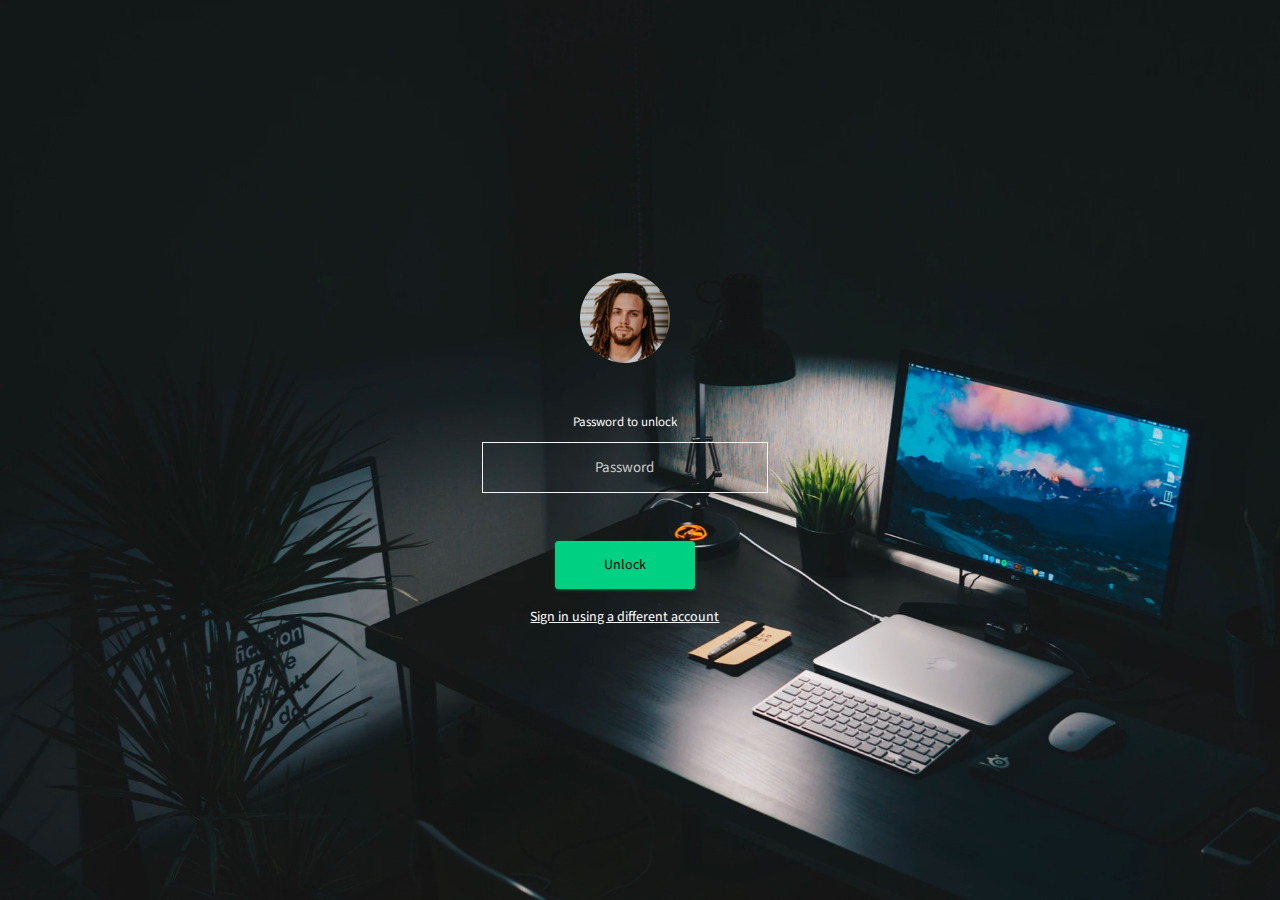
<file: view/back office/pages/samples/lock-screen.html>
<!DOCTYPE html>
<html lang="en">

<head>
  <!-- Required meta tags -->
  <meta charset="utf-8">
  <meta name="viewport" content="width=device-width, initial-scale=1, shrink-to-fit=no">
  <title>Spica Admin</title>
  <!-- base:css -->
  <link rel="stylesheet" href="../../vendors/mdi/css/materialdesignicons.min.css">
  <link rel="stylesheet" href="../../vendors/css/vendor.bundle.base.css">
  <!-- endinject -->
  <!-- plugin css for this page -->
  <!-- End plugin css for this page -->
  <!-- inject:css -->
  <link rel="stylesheet" href="../../css/style.css">
  <!-- endinject -->
  <link rel="shortcut icon" href="../../images/favicon.png" />
</head>

<body>
  <div class="container-scroller d-flex">
    <div class="container-fluid page-body-wrapper full-page-wrapper d-flex">
      <div class="content-wrapper d-flex align-items-center auth lock-full-bg">
        <div class="row w-100">
          <div class="col-lg-4 mx-auto">
            <div class="auth-form-transparent text-left p-5 text-center">
              <img src="../../images/faces/face13.jpg" class="lock-profile-img" alt="img">
              <form class="pt-5">
                <div class="form-group">
                  <label for="examplePassword1" class="text-light">Password to unlock</label>
                  <input type="password" class="form-control text-center" id="examplePassword1" placeholder="Password">
                </div>
                <div class="mt-5">
                  <a class="btn btn-block btn-success btn-lg font-weight-medium" href="../../index.html">Unlock</a>
                </div>
                <div class="mt-3 text-center">
                  <a href="#" class="auth-link text-white">Sign in using a different account</a>
                </div>
              </form>
            </div>
          </div>
        </div>
      </div>
      <!-- content-wrapper ends -->
    </div>
    <!-- page-body-wrapper ends -->
  </div>
  <!-- container-scroller -->
  <!-- base:js -->
  <script src="../../vendors/js/vendor.bundle.base.js"></script>
  <!-- endinject -->
  <script src="../../js/jquery.cookie.js" type="text/javascript"></script>
  <!-- inject:js -->
  <script src="../../js/off-canvas.js"></script>
  <script src="../../js/hoverable-collapse.js"></script>
  <script src="../../js/template.js"></script>
  <!-- endinject -->
</body>

</html>
</file>
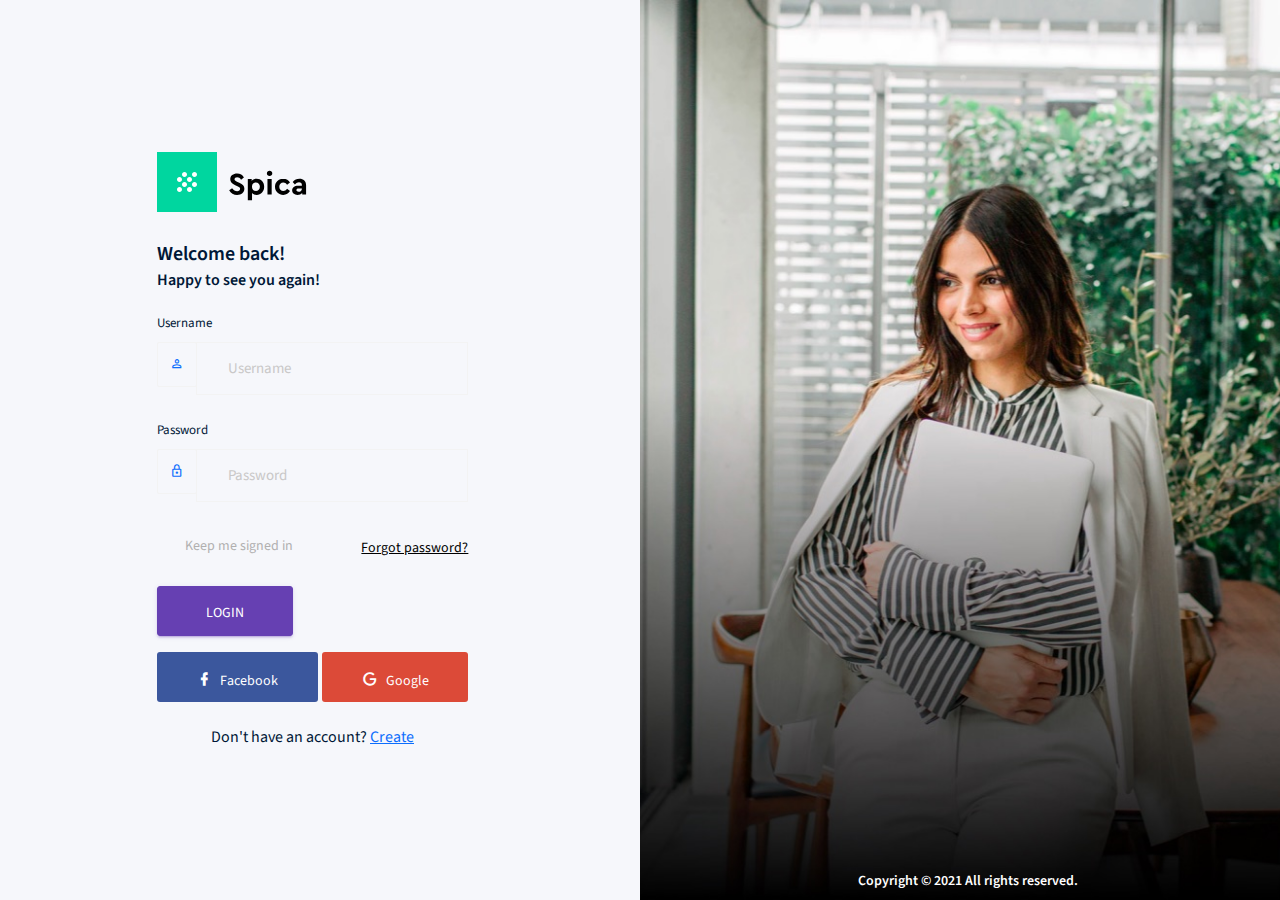
<file: view/back office/pages/samples/login-2.html>
<!DOCTYPE html>
<html lang="en">

<head>
  <!-- Required meta tags -->
  <meta charset="utf-8">
  <meta name="viewport" content="width=device-width, initial-scale=1, shrink-to-fit=no">
  <title>Spica Admin</title>
  <!-- base:css -->
  <link rel="stylesheet" href="../../vendors/mdi/css/materialdesignicons.min.css">
  <link rel="stylesheet" href="../../vendors/css/vendor.bundle.base.css">
  <!-- endinject -->
  <!-- plugin css for this page -->
  <!-- End plugin css for this page -->
  <!-- inject:css -->
  <link rel="stylesheet" href="../../css/style.css">
  <!-- endinject -->
  <link rel="shortcut icon" href="../../images/favicon.png" />
</head>

<body>
  <div class="container-scroller d-flex">
    <div class="container-fluid page-body-wrapper full-page-wrapper d-flex">
      <div class="content-wrapper d-flex align-items-stretch auth auth-img-bg">
        <div class="row flex-grow">
          <div class="col-lg-6 d-flex align-items-center justify-content-center">
            <div class="auth-form-transparent text-left p-3">
              <div class="brand-logo">
                <img src="../../images/logo-dark.svg" alt="logo">
              </div>
              <h4>Welcome back!</h4>
              <h6 class="font-weight-light">Happy to see you again!</h6>
              <form class="pt-3">
                <div class="form-group">
                  <label for="exampleInputEmail">Username</label>
                  <div class="input-group">
                    <div class="input-group-prepend bg-transparent">
                      <span class="input-group-text bg-transparent border-right-0">
                        <i class="mdi mdi-account-outline text-primary"></i>
                      </span>
                    </div>
                    <input type="text" class="form-control form-control-lg border-left-0" id="exampleInputEmail" placeholder="Username">
                  </div>
                </div>
                <div class="form-group">
                  <label for="exampleInputPassword">Password</label>
                  <div class="input-group">
                    <div class="input-group-prepend bg-transparent">
                      <span class="input-group-text bg-transparent border-right-0">
                        <i class="mdi mdi-lock-outline text-primary"></i>
                      </span>
                    </div>
                    <input type="password" class="form-control form-control-lg border-left-0" id="exampleInputPassword" placeholder="Password">                        
                  </div>
                </div>
                <div class="my-2 d-flex justify-content-between align-items-center">
                  <div class="form-check">
                    <label class="form-check-label text-muted">
                      <input type="checkbox" class="form-check-input">
                      Keep me signed in
                    </label>
                  </div>
                  <a href="#" class="auth-link text-black">Forgot password?</a>
                </div>
                <div class="my-3">
                  <a class="btn btn-block btn-primary btn-lg font-weight-medium auth-form-btn" href="../../index.html">LOGIN</a>
                </div>
                <div class="mb-2 d-flex">
                  <button type="button" class="btn btn-facebook auth-form-btn flex-grow me-1">
                    <i class="mdi mdi-facebook me-2"></i>Facebook
                  </button>
                  <button type="button" class="btn btn-google auth-form-btn flex-grow ml-1">
                    <i class="mdi mdi-google me-2"></i>Google
                  </button>
                </div>
                <div class="text-center mt-4 font-weight-light">
                  Don't have an account? <a href="register-2.html" class="text-primary">Create</a>
                </div>
              </form>
            </div>
          </div>
          <div class="col-lg-6 login-half-bg d-none d-lg-flex flex-row">
            <p class="text-white font-weight-medium text-center flex-grow align-self-end">Copyright &copy; 2021  All rights reserved.</p>
          </div>
        </div>
      </div>
      <!-- content-wrapper ends -->
    </div>
    <!-- page-body-wrapper ends -->
  </div>
  <!-- container-scroller -->
  <!-- base:js -->
  <script src="../../vendors/js/vendor.bundle.base.js"></script>
  <!-- endinject -->
  <script src="../../js/jquery.cookie.js" type="text/javascript"></script>
  <!-- inject:js -->
  <script src="../../js/off-canvas.js"></script>
  <script src="../../js/hoverable-collapse.js"></script>
  <script src="../../js/template.js"></script>
  <!-- endinject -->
</body>

</html>
</file>
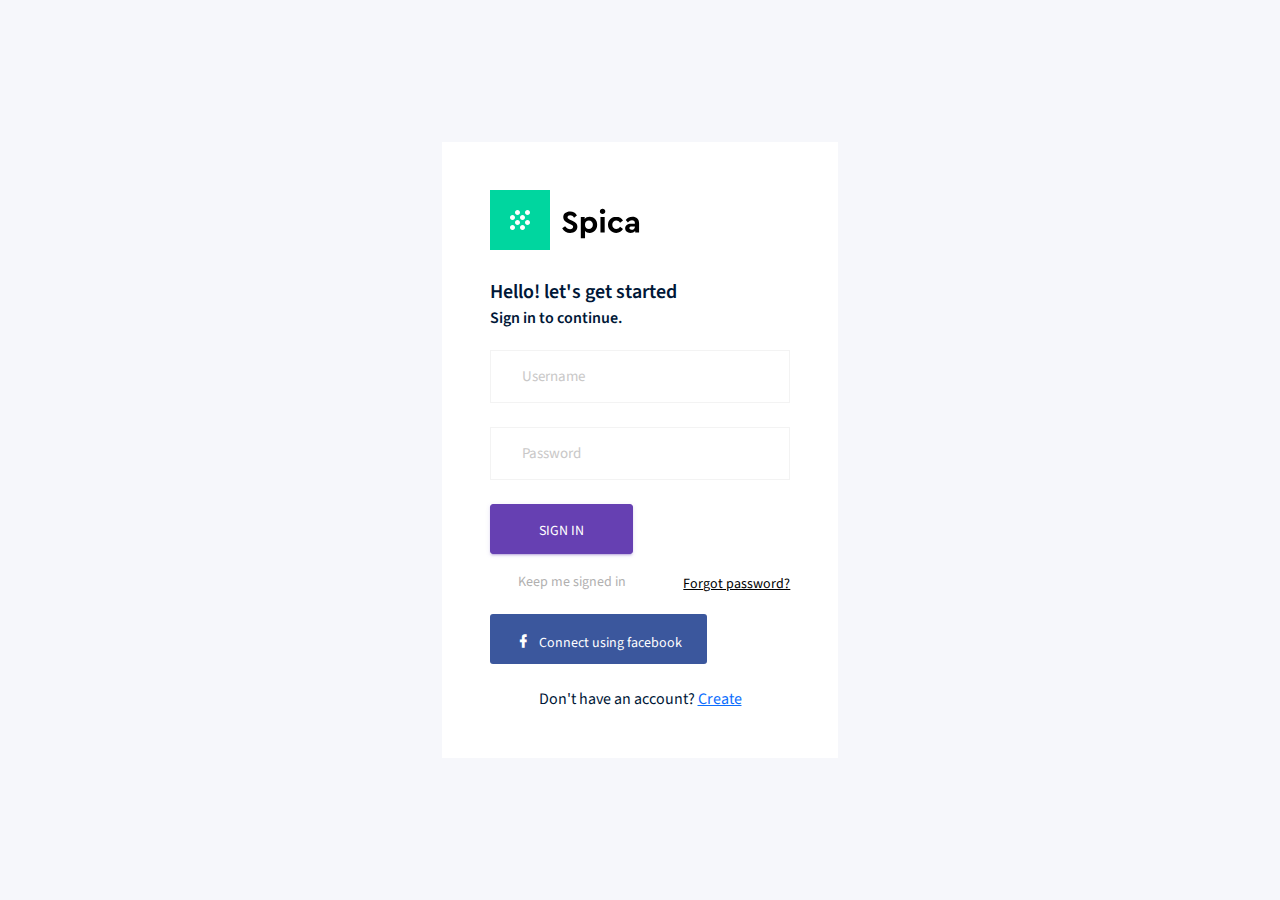
<file: view/back office/pages/samples/login.html>
<!DOCTYPE html>
<html lang="en">

<head>
  <!-- Required meta tags -->
  <meta charset="utf-8">
  <meta name="viewport" content="width=device-width, initial-scale=1, shrink-to-fit=no">
  <title>Spica Admin</title>
  <!-- base:css -->
  <link rel="stylesheet" href="../../vendors/mdi/css/materialdesignicons.min.css">
  <link rel="stylesheet" href="../../vendors/css/vendor.bundle.base.css">
  <!-- endinject -->
  <!-- plugin css for this page -->
  <!-- End plugin css for this page -->
  <!-- inject:css -->
  <link rel="stylesheet" href="../../css/style.css">
  <!-- endinject -->
  <link rel="shortcut icon" href="../../images/favicon.png" />
</head>

<body>
  <div class="container-scroller d-flex">
    <div class="container-fluid page-body-wrapper full-page-wrapper d-flex">
      <div class="content-wrapper d-flex align-items-center auth px-0">
        <div class="row w-100 mx-0">
          <div class="col-lg-4 mx-auto">
            <div class="auth-form-light text-left py-5 px-4 px-sm-5">
              <div class="brand-logo">
                <img src="../../images/logo-dark.svg" alt="logo">
              </div>
              <h4>Hello! let's get started</h4>
              <h6 class="font-weight-light">Sign in to continue.</h6>
              <form class="pt-3">
                <div class="form-group">
                  <input type="email" class="form-control form-control-lg" id="exampleInputEmail1" placeholder="Username">
                </div>
                <div class="form-group">
                  <input type="password" class="form-control form-control-lg" id="exampleInputPassword1" placeholder="Password">
                </div>
                <div class="mt-3">
                  <a class="btn btn-block btn-primary btn-lg font-weight-medium auth-form-btn" href="../../index.html">SIGN IN</a>
                </div>
                <div class="my-2 d-flex justify-content-between align-items-center">
                  <div class="form-check">
                    <label class="form-check-label text-muted">
                      <input type="checkbox" class="form-check-input">
                      Keep me signed in
                    </label>
                  </div>
                  <a href="#" class="auth-link text-black">Forgot password?</a>
                </div>
                <div class="mb-2">
                  <button type="button" class="btn btn-block btn-facebook auth-form-btn">
                    <i class="mdi mdi-facebook me-2"></i>Connect using facebook
                  </button>
                </div>
                <div class="text-center mt-4 font-weight-light">
                  Don't have an account? <a href="register.html" class="text-primary">Create</a>
                </div>
              </form>
            </div>
          </div>
        </div>
      </div>
      <!-- content-wrapper ends -->
    </div>
    <!-- page-body-wrapper ends -->
  </div>
  <!-- container-scroller -->
  <!-- base:js -->
  <script src="../../vendors/js/vendor.bundle.base.js"></script>
  <!-- endinject -->
  <script src="../../js/jquery.cookie.js" type="text/javascript"></script>
  <!-- inject:js -->
  <script src="../../js/off-canvas.js"></script>
  <script src="../../js/hoverable-collapse.js"></script>
  <script src="../../js/template.js"></script>
  <!-- endinject -->
</body>

</html>
</file>
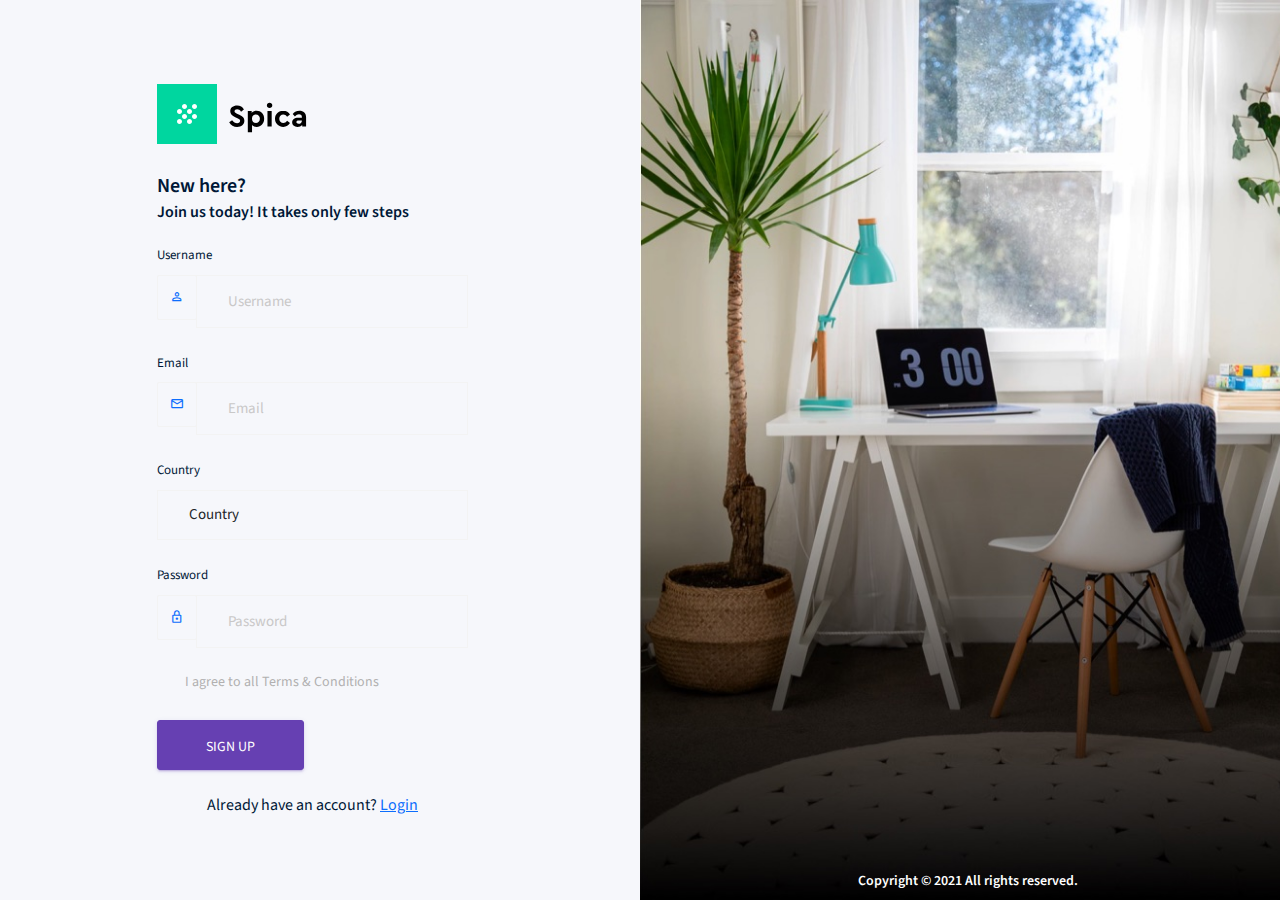
<file: view/back office/pages/samples/register-2.html>
<!DOCTYPE html>
<html lang="en">

<head>
  <!-- Required meta tags -->
  <meta charset="utf-8">
  <meta name="viewport" content="width=device-width, initial-scale=1, shrink-to-fit=no">
  <title>Spica Admin</title>
  <!-- base:css -->
  <link rel="stylesheet" href="../../vendors/mdi/css/materialdesignicons.min.css">
  <link rel="stylesheet" href="../../vendors/css/vendor.bundle.base.css">
  <!-- endinject -->
  <!-- plugin css for this page -->
  <!-- End plugin css for this page -->
  <!-- inject:css -->
  <link rel="stylesheet" href="../../css/style.css">
  <!-- endinject -->
  <link rel="shortcut icon" href="../../images/favicon.png" />
</head>

<body>
  <div class="container-scroller d-flex">
    <div class="container-fluid page-body-wrapper full-page-wrapper d-flex">
      <div class="content-wrapper d-flex align-items-stretch auth auth-img-bg">
        <div class="row flex-grow">
          <div class="col-lg-6 d-flex align-items-center justify-content-center">
            <div class="auth-form-transparent text-left p-3">
              <div class="brand-logo">
                <img src="../../images/logo-dark.svg" alt="logo">
              </div>
              <h4>New here?</h4>
              <h6 class="font-weight-light">Join us today! It takes only few steps</h6>
              <form class="pt-3">
                <div class="form-group">
                  <label>Username</label>
                  <div class="input-group">
                    <div class="input-group-prepend bg-transparent">
                      <span class="input-group-text bg-transparent border-right-0">
                        <i class="mdi mdi-account-outline text-primary"></i>
                      </span>
                    </div>
                    <input type="text" class="form-control form-control-lg border-left-0" placeholder="Username">
                  </div>
                </div>
                <div class="form-group">
                  <label>Email</label>
                  <div class="input-group">
                    <div class="input-group-prepend bg-transparent">
                      <span class="input-group-text bg-transparent border-right-0">
                        <i class="mdi mdi-email-outline text-primary"></i>
                      </span>
                    </div>
                    <input type="email" class="form-control form-control-lg border-left-0" placeholder="Email">
                  </div>
                </div>
                <div class="form-group">
                  <label>Country</label>
                  <select class="form-control form-control-lg" id="exampleFormControlSelect2">
                    <option>Country</option>
                    <option>United States of America</option>
                    <option>United Kingdom</option>
                    <option>India</option>
                    <option>Germany</option>
                    <option>Argentina</option>
                  </select>
                </div>
                <div class="form-group">
                  <label>Password</label>
                  <div class="input-group">
                    <div class="input-group-prepend bg-transparent">
                      <span class="input-group-text bg-transparent border-right-0">
                        <i class="mdi mdi-lock-outline text-primary"></i>
                      </span>
                    </div>
                    <input type="password" class="form-control form-control-lg border-left-0" id="exampleInputPassword" placeholder="Password">                        
                  </div>
                </div>
                <div class="mb-4">
                  <div class="form-check">
                    <label class="form-check-label text-muted">
                      <input type="checkbox" class="form-check-input">
                      I agree to all Terms & Conditions
                    </label>
                  </div>
                </div>
                <div class="mt-3">
                  <a class="btn btn-block btn-primary btn-lg font-weight-medium auth-form-btn" href="../../index.html">SIGN UP</a>
                </div>
                <div class="text-center mt-4 font-weight-light">
                  Already have an account? <a href="login.html" class="text-primary">Login</a>
                </div>
              </form>
            </div>
          </div>
          <div class="col-lg-6 register-half-bg d-none d-lg-flex flex-row">
            <p class="text-white font-weight-medium text-center flex-grow align-self-end">Copyright &copy; 2021  All rights reserved.</p>
          </div>
        </div>
      </div>
      <!-- content-wrapper ends -->
    </div>
    <!-- page-body-wrapper ends -->
  </div>
  <!-- container-scroller -->
  <!-- base:js -->
  <script src="../../vendors/js/vendor.bundle.base.js"></script>
  <!-- endinject -->
  <script src="../../js/jquery.cookie.js" type="text/javascript"></script>
  <!-- inject:js -->
  <script src="../../js/off-canvas.js"></script>
  <script src="../../js/hoverable-collapse.js"></script>
  <script src="../../js/template.js"></script>
  <!-- endinject -->
</body>

</html>
</file>
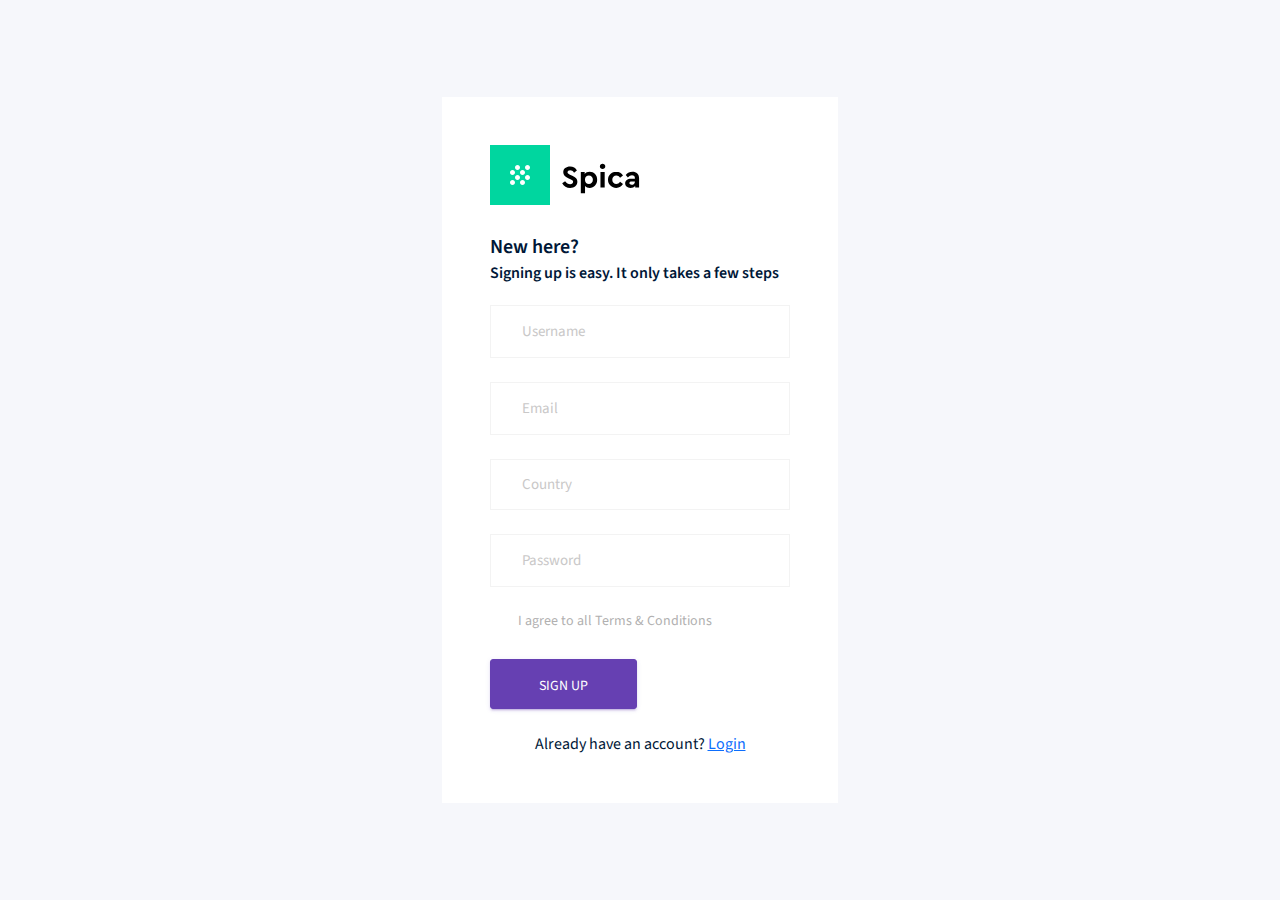
<file: view/back office/pages/samples/register.html>
<!DOCTYPE html>
<html lang="en">

<head>
  <!-- Required meta tags -->
  <meta charset="utf-8">
  <meta name="viewport" content="width=device-width, initial-scale=1, shrink-to-fit=no">
  <title>Spica Admin</title>
  <!-- base:css -->
  <link rel="stylesheet" href="../../vendors/mdi/css/materialdesignicons.min.css">
  <link rel="stylesheet" href="../../vendors/css/vendor.bundle.base.css">
  <!-- endinject -->
  <!-- plugin css for this page -->
  <!-- End plugin css for this page -->
  <!-- inject:css -->
  <link rel="stylesheet" href="../../css/style.css">
  <!-- endinject -->
  <link rel="shortcut icon" href="../../images/favicon.png" />
</head>

<body>
  <div class="container-scroller d-flex">
    <div class="container-fluid page-body-wrapper full-page-wrapper d-flex">
      <div class="content-wrapper d-flex align-items-center auth px-0">
        <div class="row w-100 mx-0">
          <div class="col-lg-4 mx-auto">
            <div class="auth-form-light text-left py-5 px-4 px-sm-5">
              <div class="brand-logo">
                <img src="../../images/logo-dark.svg" alt="logo">
              </div>
              <h4>New here?</h4>
              <h6 class="font-weight-light">Signing up is easy. It only takes a few steps</h6>
              <form class="pt-3">
                <div class="form-group">
                  <input type="text" class="form-control form-control-lg" id="exampleInputUsername1" placeholder="Username">
                </div>
                <div class="form-group">
                  <input type="email" class="form-control form-control-lg" id="exampleInputEmail1" placeholder="Email">
                </div>
                <div class="form-group">
                  <select class="form-control form-control-lg" id="exampleFormControlSelect2">
                    <option>Country</option>
                    <option>United States of America</option>
                    <option>United Kingdom</option>
                    <option>India</option>
                    <option>Germany</option>
                    <option>Argentina</option>
                  </select>
                </div>
                <div class="form-group">
                  <input type="password" class="form-control form-control-lg" id="exampleInputPassword1" placeholder="Password">
                </div>
                <div class="mb-4">
                  <div class="form-check">
                    <label class="form-check-label text-muted">
                      <input type="checkbox" class="form-check-input">
                      I agree to all Terms & Conditions
                    </label>
                  </div>
                </div>
                <div class="mt-3">
                  <a class="btn btn-block btn-primary btn-lg font-weight-medium auth-form-btn" href="../../index.html">SIGN UP</a>
                </div>
                <div class="text-center mt-4 font-weight-light">
                  Already have an account? <a href="login.html" class="text-primary">Login</a>
                </div>
              </form>
            </div>
          </div>
        </div>
      </div>
      <!-- content-wrapper ends -->
    </div>
    <!-- page-body-wrapper ends -->
  </div>
  <!-- container-scroller -->
  <!-- base:js -->
  <script src="../../vendors/js/vendor.bundle.base.js"></script>
  <!-- endinject -->
  <script src="../../js/jquery.cookie.js" type="text/javascript"></script>
  <!-- inject:js -->
  <script src="../../js/off-canvas.js"></script>
  <script src="../../js/hoverable-collapse.js"></script>
  <script src="../../js/template.js"></script>
  <!-- endinject -->
</body>

</html>
</file>
<file: view/front office/css/style.css>
/********** Template CSS **********/
:root {
    --primary: #06BBCC;
    --light: #F0FBFC;
    --dark: #181d38;
}

.fw-medium {
    font-weight: 600 !important;
}

.fw-semi-bold {
    font-weight: 700 !important;
}

.back-to-top {
    position: fixed;
    display: none;
    right: 45px;
    bottom: 45px;
    z-index: 99;
}


/*** Spinner ***/
#spinner {
    opacity: 0;
    visibility: hidden;
    transition: opacity .5s ease-out, visibility 0s linear .5s;
    z-index: 99999;
}

#spinner.show {
    transition: opacity .5s ease-out, visibility 0s linear 0s;
    visibility: visible;
    opacity: 1;
}


/*** Button ***/
.btn {
    font-family: 'Nunito', sans-serif;
    font-weight: 600;
    transition: .5s;
}

.btn.btn-primary,
.btn.btn-secondary {
    color: #FFFFFF;
}

.btn-square {
    width: 38px;
    height: 38px;
}

.btn-sm-square {
    width: 32px;
    height: 32px;
}

.btn-lg-square {
    width: 48px;
    height: 48px;
}

.btn-square,
.btn-sm-square,
.btn-lg-square {
    padding: 0;
    display: flex;
    align-items: center;
    justify-content: center;
    font-weight: normal;
    border-radius: 0px;
}


/*** Navbar ***/
.navbar .dropdown-toggle::after {
    border: none;
    content: "\f107";
    font-family: "Font Awesome 5 Free";
    font-weight: 900;
    vertical-align: middle;
    margin-left: 8px;
}

.navbar-light .navbar-nav .nav-link {
    margin-right: 30px;
    padding: 25px 0;
    color: #FFFFFF;
    font-size: 15px;
    text-transform: uppercase;
    outline: none;
}

.navbar-light .navbar-nav .nav-link:hover,
.navbar-light .navbar-nav .nav-link.active {
    color: var(--primary);
}

@media (max-width: 991.98px) {
    .navbar-light .navbar-nav .nav-link  {
        margin-right: 0;
        padding: 10px 0;
    }

    .navbar-light .navbar-nav {
        border-top: 1px solid #EEEEEE;
    }
}

.navbar-light .navbar-brand,
.navbar-light a.btn {
    height: 75px;
}

.navbar-light .navbar-nav .nav-link {
    color: var(--dark);
    font-weight: 500;
}

.navbar-light.sticky-top {
    top: -100px;
    transition: .5s;
}

@media (min-width: 992px) {
    .navbar .nav-item .dropdown-menu {
        display: block;
        margin-top: 0;
        opacity: 0;
        visibility: hidden;
        transition: .5s;
    }

    .navbar .dropdown-menu.fade-down {
        top: 100%;
        transform: rotateX(-75deg);
        transform-origin: 0% 0%;
    }

    .navbar .nav-item:hover .dropdown-menu {
        top: 100%;
        transform: rotateX(0deg);
        visibility: visible;
        transition: .5s;
        opacity: 1;
    }
}


/*** Header carousel ***/
@media (max-width: 768px) {
    .header-carousel .owl-carousel-item {
        position: relative;
        min-height: 500px;
    }
    
    .header-carousel .owl-carousel-item img {
        position: absolute;
        width: 100%;
        height: 100%;
        object-fit: cover;
    }
}

.header-carousel .owl-nav {
    position: absolute;
    top: 50%;
    right: 8%;
    transform: translateY(-50%);
    display: flex;
    flex-direction: column;
}

.header-carousel .owl-nav .owl-prev,
.header-carousel .owl-nav .owl-next {
    margin: 7px 0;
    width: 45px;
    height: 45px;
    display: flex;
    align-items: center;
    justify-content: center;
    color: #FFFFFF;
    background: transparent;
    border: 1px solid #FFFFFF;
    font-size: 22px;
    transition: .5s;
}

.header-carousel .owl-nav .owl-prev:hover,
.header-carousel .owl-nav .owl-next:hover {
    background: var(--primary);
    border-color: var(--primary);
}

.page-header {
    background: linear-gradient(rgba(24, 29, 56, .7), rgba(24, 29, 56, .7)), url(../img/carousel-1.jpg);
    background-position: center center;
    background-repeat: no-repeat;
    background-size: cover;
}

.page-header-inner {
    background: rgba(15, 23, 43, .7);
}

.breadcrumb-item + .breadcrumb-item::before {
    color: var(--light);
}


/*** Section Title ***/
.section-title {
    position: relative;
    display: inline-block;
    text-transform: uppercase;
}

.section-title::before {
    position: absolute;
    content: "";
    width: calc(100% + 80px);
    height: 2px;
    top: 4px;
    left: -40px;
    background: var(--primary);
    z-index: -1;
}

.section-title::after {
    position: absolute;
    content: "";
    width: calc(100% + 120px);
    height: 2px;
    bottom: 5px;
    left: -60px;
    background: var(--primary);
    z-index: -1;
}

.section-title.text-start::before {
    width: calc(100% + 40px);
    left: 0;
}

.section-title.text-start::after {
    width: calc(100% + 60px);
    left: 0;
}


/*** Service ***/
.service-item {
    background: var(--light);
    transition: .5s;
}

.service-item:hover {
    margin-top: -10px;
    background: var(--primary);
}

.service-item * {
    transition: .5s;
}

.service-item:hover * {
    color: var(--light) !important;
}


/*** Categories & Courses ***/
.category img,
.course-item img {
    transition: .5s;
}

.category a:hover img,
.course-item:hover img {
    transform: scale(1.1);
}


/*** Team ***/
.team-item img {
    transition: .5s;
}

.team-item:hover img {
    transform: scale(1.1);
}


/*** Testimonial ***/
.testimonial-carousel::before {
    position: absolute;
    content: "";
    top: 0;
    left: 0;
    height: 100%;
    width: 0;
    background: linear-gradient(to right, rgba(255, 255, 255, 1) 0%, rgba(255, 255, 255, 0) 100%);
    z-index: 1;
}

.testimonial-carousel::after {
    position: absolute;
    content: "";
    top: 0;
    right: 0;
    height: 100%;
    width: 0;
    background: linear-gradient(to left, rgba(255, 255, 255, 1) 0%, rgba(255, 255, 255, 0) 100%);
    z-index: 1;
}

@media (min-width: 768px) {
    .testimonial-carousel::before,
    .testimonial-carousel::after {
        width: 200px;
    }
}

@media (min-width: 992px) {
    .testimonial-carousel::before,
    .testimonial-carousel::after {
        width: 300px;
    }
}

.testimonial-carousel .owl-item .testimonial-text,
.testimonial-carousel .owl-item.center .testimonial-text * {
    transition: .5s;
}

.testimonial-carousel .owl-item.center .testimonial-text {
    background: var(--primary) !important;
}

.testimonial-carousel .owl-item.center .testimonial-text * {
    color: #FFFFFF !important;
}

.testimonial-carousel .owl-dots {
    margin-top: 24px;
    display: flex;
    align-items: flex-end;
    justify-content: center;
}

.testimonial-carousel .owl-dot {
    position: relative;
    display: inline-block;
    margin: 0 5px;
    width: 15px;
    height: 15px;
    border: 1px solid #CCCCCC;
    transition: .5s;
}

.testimonial-carousel .owl-dot.active {
    background: var(--primary);
    border-color: var(--primary);
}


/*** Footer ***/
.footer .btn.btn-social {
    margin-right: 5px;
    width: 35px;
    height: 35px;
    display: flex;
    align-items: center;
    justify-content: center;
    color: var(--light);
    font-weight: normal;
    border: 1px solid #FFFFFF;
    border-radius: 35px;
    transition: .3s;
}

.footer .btn.btn-social:hover {
    color: var(--primary);
}

.footer .btn.btn-link {
    display: block;
    margin-bottom: 5px;
    padding: 0;
    text-align: left;
    color: #FFFFFF;
    font-size: 15px;
    font-weight: normal;
    text-transform: capitalize;
    transition: .3s;
}

.footer .btn.btn-link::before {
    position: relative;
    content: "\f105";
    font-family: "Font Awesome 5 Free";
    font-weight: 900;
    margin-right: 10px;
}

.footer .btn.btn-link:hover {
    letter-spacing: 1px;
    box-shadow: none;
}

.footer .copyright {
    padding: 25px 0;
    font-size: 15px;
    border-top: 1px solid rgba(256, 256, 256, .1);
}

.footer .copyright a {
    color: var(--light);
}

.footer .footer-menu a {
    margin-right: 15px;
    padding-right: 15px;
    border-right: 1px solid rgba(255, 255, 255, .1);
}

.footer .footer-menu a:last-child {
    margin-right: 0;
    padding-right: 0;
    border-right: none;
}
</file>
<file: view/front office/style lgin .css>
body {
    
    font-family: Arial, sans-serif;
    margin: 0;
    height: 100vh;
    display: flex;
    justify-content: center;
    align-items: center;
    overflow: hidden;
    background-color: #f0f4fa; /* Fallback color */
}

.background-slideshow {
    position: fixed;
    top: 0;
    left: 0;
    width: 100%;
    height: 100%;
    z-index: -1; /* Derrière tout le reste */
    overflow: hidden;
}

.slide {
    position: absolute;
    width: 100%;
    height: 100%;
    background-size: cover;
    background-position: center;
    animation: slideshow 12s infinite; /* 4 images x 3s */
    opacity: 0;
}

.slide:nth-child(1) {
    animation-delay: 0s;
}
.slide:nth-child(2) {
    animation-delay: 3s;
}
.slide:nth-child(3) {
    animation-delay: 6s;
}
.slide:nth-child(4) {
    animation-delay: 9s;
}

@keyframes slideshow {
    0% { opacity: 0; }
    8% { opacity: 1; }
    25% { opacity: 1; }
    33% { opacity: 0; }
    100% { opacity: 0; }
}

.login-container {
    background-color: rgba(255, 255, 255, 0.9); /* Blanc translucide */
    border-radius: 10px;
    padding: 20px 30px;
    box-shadow: 0px 4px 8px rgba(0, 0, 0, 0.1);
    max-width: 400px;
    width: 100%;
    text-align: center;
    z-index: 1; /* Au-dessus du diaporama */
}

h2 {
    color: #6a5acd; /* Mauve */
    margin-bottom: 20px;
}

.input-group {
    margin-bottom: 15px;
    text-align: left;
}

label {
    display: block;
    color: #6a5acd; /* Mauve */
    margin-bottom: 5px;
}

input, select {
    width: 100%;
    padding: 10px;
    border: 1px solid #dcdcdc; /* Gris pâle */
    border-radius: 5px;
    font-size: 16px;
}

button {
    background-color: #6a5acd; /* Mauve */
    color: white;
    padding: 10px 20px;
    border: none;
    border-radius: 5px;
    font-size: 16px;
    cursor: pointer;
    transition: background-color 0.3s;
}

button:hover {
    background-color: #836fff; /* Mauve clair */
}
</file>
<file: view/front office/footer.css>
html, body {
    height: 100%; /* Assurez-vous que le corps prend toute la hauteur de la fenêtre */
    margin: 0; /* Supprimez les marges par défaut */
    display: flex;
    flex-direction: column;
}

body {
    background-color: #f0f4fa; /* Bleu ciel pâle */
}

.background-slideshow {
    position: fixed;
    top: 0;
    left: 0;
    width: 100%;
    height: 100%;
    z-index: -1;
    overflow: hidden;
}

.slide {
    position: absolute;
    width: 100%;
    height: 100%;
    background-size: cover;
    background-position: center;
    animation: slideshow 12s infinite;
    opacity: 0;
}

.slide:nth-child(1) {
    animation-delay: 0s;
}

.slide:nth-child(2) {
    animation-delay: 3s;
}

.slide:nth-child(3) {
    animation-delay: 6s;
}

.slide:nth-child(4) {
    animation-delay: 9s;
}

@keyframes slideshow {
    0% { opacity: 0; }
    8% { opacity: 1; }
    25% { opacity: 1; }
    33% { opacity: 0; }
    100% { opacity: 0; }
}

.login-container {
    flex-grow: 1; /* Permet au conteneur de se développer et remplir l'espace restant */
    background-color: rgba(255, 255, 255, 0.9); /* Blanc translucide */
    border-radius: 10px;
    padding: 20px 30px;
    box-shadow: 0px 4px 8px rgba(0, 0, 0, 0.1);
    max-width: 400px;
    width: 100%;
    text-align: center;
    z-index: 1; /* Au-dessus du diaporama */
    margin-top: 100px; /* Pour un peu d'espace par rapport au haut */
}

footer {
    margin-top: auto; /* Utilisez margin-top:auto pour pousser le footer en bas */
}

footer .container-fluid {
    background-color: #343a40; /* Fond foncé pour le footer */
    padding: 60px 0;
    color: white;
}

footer .container {
    max-width: 100%;
}

footer .col-md-6 {
    padding: 15px;
}
</file>
<file: view/back office/vendors/css/vendor.bundle.base.css>
/*
 * Container style
 */
.ps {
  overflow: hidden !important;
  overflow-anchor: none;
  -ms-overflow-style: none;
  touch-action: auto;
  -ms-touch-action: auto;
}

/*
 * Scrollbar rail styles
 */
.ps__rail-x {
  display: none;
  opacity: 0;
  transition: background-color .2s linear, opacity .2s linear;
  -webkit-transition: background-color .2s linear, opacity .2s linear;
  height: 15px;
  /* there must be 'bottom' or 'top' for ps__rail-x */
  bottom: 0px;
  /* please don't change 'position' */
  position: absolute;
}

.ps__rail-y {
  display: none;
  opacity: 0;
  transition: background-color .2s linear, opacity .2s linear;
  -webkit-transition: background-color .2s linear, opacity .2s linear;
  width: 15px;
  /* there must be 'right' or 'left' for ps__rail-y */
  right: 0;
  /* please don't change 'position' */
  position: absolute;
}

.ps--active-x > .ps__rail-x,
.ps--active-y > .ps__rail-y {
  display: block;
  background-color: transparent;
}

.ps:hover > .ps__rail-x,
.ps:hover > .ps__rail-y,
.ps--focus > .ps__rail-x,
.ps--focus > .ps__rail-y,
.ps--scrolling-x > .ps__rail-x,
.ps--scrolling-y > .ps__rail-y {
  opacity: 0.6;
}

.ps__rail-x:hover,
.ps__rail-y:hover,
.ps__rail-x:focus,
.ps__rail-y:focus {
  background-color: #eee;
  opacity: 0.9;
}

/*
 * Scrollbar thumb styles
 */
.ps__thumb-x {
  background-color: #aaa;
  border-radius: 6px;
  transition: background-color .2s linear, height .2s ease-in-out;
  -webkit-transition: background-color .2s linear, height .2s ease-in-out;
  height: 6px;
  /* there must be 'bottom' for ps__thumb-x */
  bottom: 2px;
  /* please don't change 'position' */
  position: absolute;
}

.ps__thumb-y {
  background-color: #aaa;
  border-radius: 6px;
  transition: background-color .2s linear, width .2s ease-in-out;
  -webkit-transition: background-color .2s linear, width .2s ease-in-out;
  width: 6px;
  /* there must be 'right' for ps__thumb-y */
  right: 2px;
  /* please don't change 'position' */
  position: absolute;
}

.ps__rail-x:hover > .ps__thumb-x,
.ps__rail-x:focus > .ps__thumb-x {
  background-color: #999;
  height: 11px;
}

.ps__rail-y:hover > .ps__thumb-y,
.ps__rail-y:focus > .ps__thumb-y {
  background-color: #999;
  width: 11px;
}

/* MS supports */
@supports (-ms-overflow-style: none) {
  .ps {
    overflow: auto !important;
  }
}

@media screen and (-ms-high-contrast: active), (-ms-high-contrast: none) {
  .ps {
    overflow: auto !important;
  }
}
</file>
